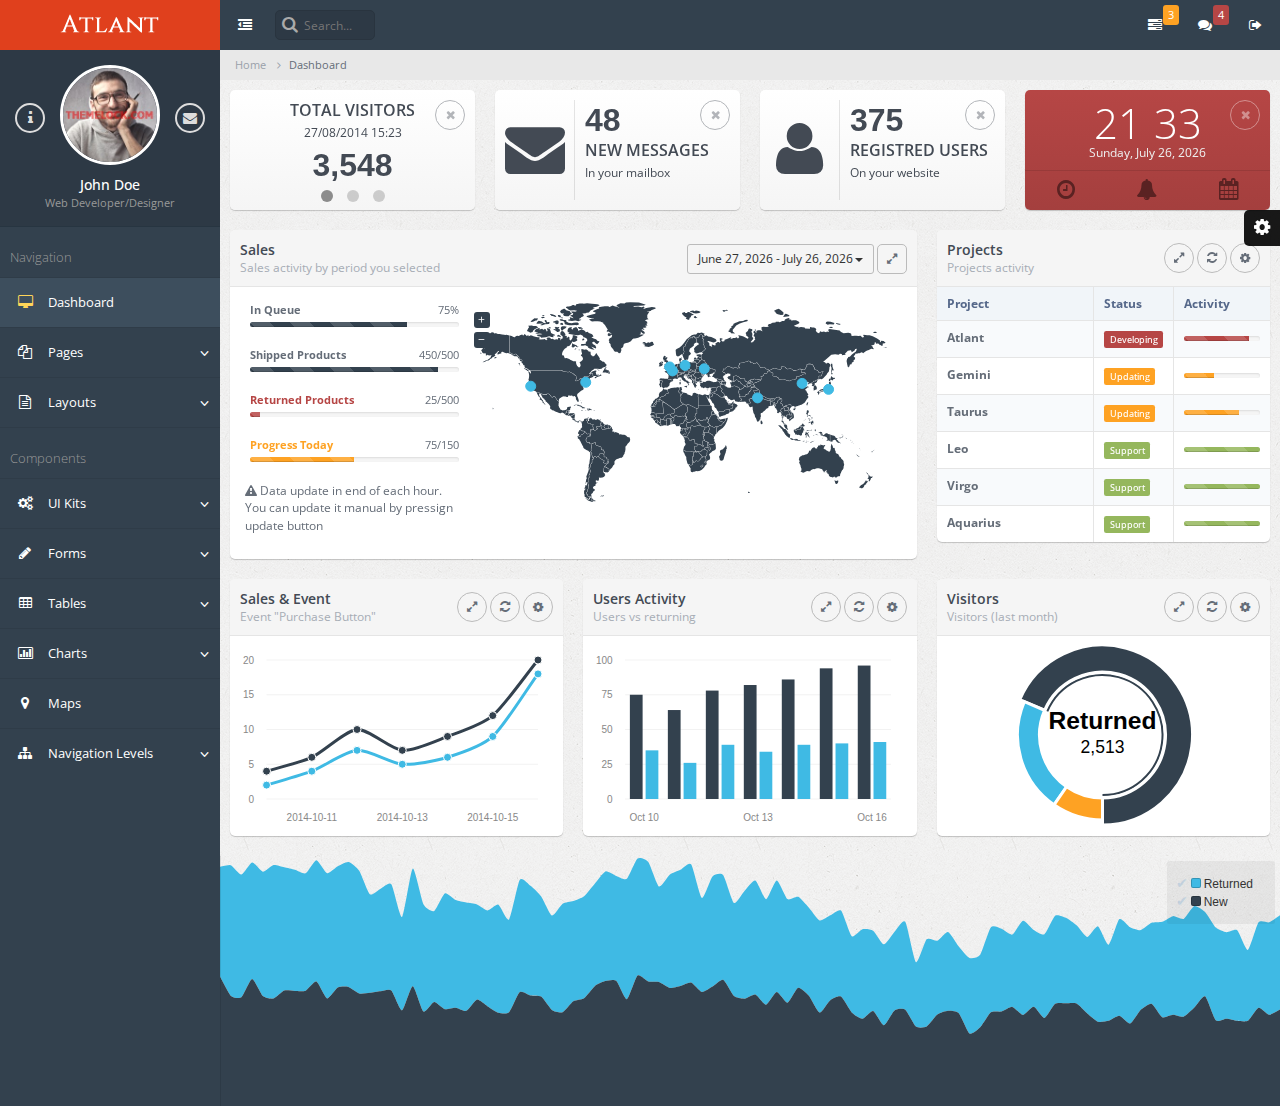
<file: admin/index.html>
<!DOCTYPE html>
<html lang="en">
    <head>        
        <!-- META SECTION -->
        <title>Atlant - Responsive Bootstrap Admin Template</title>            
        <meta http-equiv="Content-Type" content="text/html; charset=utf-8" />
        <meta http-equiv="X-UA-Compatible" content="IE=edge" />
        <meta name="viewport" content="width=device-width, initial-scale=1" />
        
        <link rel="icon" href="favicon.ico" type="image/x-icon" />
        <!-- END META SECTION -->
        
        <!-- CSS INCLUDE -->        
        <link rel="stylesheet" type="text/css" id="theme" href="css/theme-default.css"/>
        <!-- EOF CSS INCLUDE -->                                    
    </head>
    <body>
        <!-- START PAGE CONTAINER -->
        <div class="page-container">
            
            <!-- START PAGE SIDEBAR -->
            <div class="page-sidebar">
                <!-- START X-NAVIGATION -->
                <ul class="x-navigation">
                    <li class="xn-logo">
                        <a href="index.html">ATLANT</a>
                        <a href="#" class="x-navigation-control"></a>
                    </li>
                    <li class="xn-profile">
                        <a href="#" class="profile-mini">
                            <img src="assets/images/users/avatar.jpg" alt="John Doe"/>
                        </a>
                        <div class="profile">
                            <div class="profile-image">
                                <img src="assets/images/users/avatar.jpg" alt="John Doe"/>
                            </div>
                            <div class="profile-data">
                                <div class="profile-data-name">John Doe</div>
                                <div class="profile-data-title">Web Developer/Designer</div>
                            </div>
                            <div class="profile-controls">
                                <a href="pages-profile.html" class="profile-control-left"><span class="fa fa-info"></span></a>
                                <a href="pages-messages.html" class="profile-control-right"><span class="fa fa-envelope"></span></a>
                            </div>
                        </div>                                                                        
                    </li>
                    <li class="xn-title">Navigation</li>
                    <li class="active">
                        <a href="index.html"><span class="fa fa-desktop"></span> <span class="xn-text">Dashboard</span></a>                        
                    </li>                    
                    <li class="xn-openable">
                        <a href="#"><span class="fa fa-files-o"></span> <span class="xn-text">Pages</span></a>
                        <ul>
                            <li><a href="pages-gallery.html"><span class="fa fa-image"></span> Gallery</a></li>
                            <li><a href="pages-profile.html"><span class="fa fa-user"></span> Profile</a></li>
                            <li><a href="pages-address-book.html"><span class="fa fa-users"></span> Address Book</a></li>
                            <li class="xn-openable">
                                <a href="#"><span class="fa fa-clock-o"></span> Timeline</a>
                                <ul>
                                    <li><a href="pages-timeline.html"><span class="fa fa-align-center"></span> Default</a></li>
                                    <li><a href="pages-timeline-simple.html"><span class="fa fa-align-justify"></span> Full Width</a></li>
                                </ul>
                            </li>
                            <li class="xn-openable">
                                <a href="#"><span class="fa fa-envelope"></span> Mailbox</a>
                                <ul>
                                    <li><a href="pages-mailbox-inbox.html"><span class="fa fa-inbox"></span> Inbox</a></li>
                                    <li><a href="pages-mailbox-message.html"><span class="fa fa-file-text"></span> Message</a></li>
                                    <li><a href="pages-mailbox-compose.html"><span class="fa fa-pencil"></span> Compose</a></li>
                                </ul>
                            </li>
                            <li><a href="pages-messages.html"><span class="fa fa-comments"></span> Messages</a></li>
                            <li><a href="pages-calendar.html"><span class="fa fa-calendar"></span> Calendar</a></li>
                            <li><a href="pages-tasks.html"><span class="fa fa-edit"></span> Tasks</a></li>
                            <li><a href="pages-content-table.html"><span class="fa fa-columns"></span> Content Table</a></li>
                            <li><a href="pages-faq.html"><span class="fa fa-question-circle"></span> FAQ</a></li>
                            <li><a href="pages-search.html"><span class="fa fa-search"></span> Search</a></li>
                            <li class="xn-openable">
                                <a href="#"><span class="fa fa-file"></span> Blog</a>
                                
                                <ul>                                    
                                    <li><a href="pages-blog-list.html"><span class="fa fa-copy"></span> List of Posts</a></li>
                                    <li><a href="pages-blog-post.html"><span class="fa fa-file-o"></span>Single Post</a></li>
                                </ul>
                            </li>
                            <li class="xn-openable">
                                <a href="#"><span class="fa fa-sign-in"></span> Login</a>
                                <ul>                                    
                                    <li><a href="pages-login.html">App Login</a></li>
                                    <li><a href="pages-login-website.html">Website Login</a></li>
                                    <li><a href="pages-login-website-light.html"> Website Login Light</a></li>
                                </ul>
                            </li>
                            <li class="xn-openable">
                                <a href="#"><span class="fa fa-warning"></span> Error Pages</a>
                                <ul>                                    
                                    <li><a href="pages-error-404.html">Error 404 Sample 1</a></li>
                                    <li><a href="pages-error-404-2.html">Error 404 Sample 2</a></li>
                                    <li><a href="pages-error-500.html"> Error 500</a></li>
                                </ul>
                            </li>                            
                        </ul>
                    </li>
                    <li class="xn-openable">
                        <a href="#"><span class="fa fa-file-text-o"></span> <span class="xn-text">Layouts</span></a>
                        <ul>
                            <li><a href="layout-boxed.html">Boxed</a></li>
                            <li><a href="layout-nav-toggled.html">Navigation Toggled</a></li>
                            <li><a href="layout-nav-top.html">Navigation Top</a></li>
                            <li><a href="layout-nav-right.html">Navigation Right</a></li>
                            <li><a href="layout-nav-top-fixed.html">Top Navigation Fixed</a></li>                            
                            <li><a href="layout-nav-custom.html">Custom Navigation</a></li>
                            <li><a href="layout-frame-left.html">Frame Left Column</a></li>
                            <li><a href="layout-frame-right.html">Frame Right Column</a></li>
                            <li><a href="layout-search-left.html">Search Left Side</a></li>
                            <li><a href="blank.html">Blank Page</a></li>
                        </ul>
                    </li>
                    <li class="xn-title">Components</li>
                    <li class="xn-openable">
                        <a href="#"><span class="fa fa-cogs"></span> <span class="xn-text">UI Kits</span></a>                        
                        <ul>
                            <li><a href="ui-widgets.html"><span class="fa fa-heart"></span> Widgets</a></li>                            
                            <li><a href="ui-elements.html"><span class="fa fa-cogs"></span> Elements</a></li>
                            <li><a href="ui-buttons.html"><span class="fa fa-square-o"></span> Buttons</a></li>                            
                            <li><a href="ui-panels.html"><span class="fa fa-pencil-square-o"></span> Panels</a></li>
                            <li><a href="ui-icons.html"><span class="fa fa-magic"></span> Icons</a><div class="informer informer-warning">+679</div></li>
                            <li><a href="ui-typography.html"><span class="fa fa-pencil"></span> Typography</a></li>
                            <li><a href="ui-portlet.html"><span class="fa fa-th"></span> Portlet</a></li>
                            <li><a href="ui-sliders.html"><span class="fa fa-arrows-h"></span> Sliders</a></li>
                            <li><a href="ui-alerts-popups.html"><span class="fa fa-warning"></span> Alerts & Popups</a></li>                            
                            <li><a href="ui-lists.html"><span class="fa fa-list-ul"></span> Lists</a></li>
                            <li><a href="ui-tour.html"><span class="fa fa-random"></span> Tour</a></li>
                        </ul>
                    </li>                    
                    <li class="xn-openable">
                        <a href="#"><span class="fa fa-pencil"></span> <span class="xn-text">Forms</span></a>
                        <ul>
                            <li>
                                <a href="form-layouts-two-column.html"><span class="fa fa-tasks"></span> Form Layouts</a>
                                <div class="informer informer-danger">New</div>
                                <ul>
                                    <li><a href="form-layouts-one-column.html"><span class="fa fa-align-justify"></span> One Column</a></li>
                                    <li><a href="form-layouts-two-column.html"><span class="fa fa-th-large"></span> Two Column</a></li>
                                    <li><a href="form-layouts-tabbed.html"><span class="fa fa-table"></span> Tabbed</a></li>
                                    <li><a href="form-layouts-separated.html"><span class="fa fa-th-list"></span> Separated Rows</a></li>
                                </ul> 
                            </li>
                            <li><a href="form-elements.html"><span class="fa fa-file-text-o"></span> Elements</a></li>
                            <li><a href="form-validation.html"><span class="fa fa-list-alt"></span> Validation</a></li>
                            <li><a href="form-wizards.html"><span class="fa fa-arrow-right"></span> Wizards</a></li>
                            <li><a href="form-editors.html"><span class="fa fa-text-width"></span> WYSIWYG Editors</a></li>
                            <li><a href="form-file-handling.html"><span class="fa fa-floppy-o"></span> File Handling</a></li>
                        </ul>
                    </li>
                    <li class="xn-openable">
                        <a href="tables.html"><span class="fa fa-table"></span> <span class="xn-text">Tables</span></a>
                        <ul>                            
                            <li><a href="table-basic.html"><span class="fa fa-align-justify"></span> Basic</a></li>
                            <li><a href="table-datatables.html"><span class="fa fa-sort-alpha-desc"></span> Data Tables</a></li>
                            <li><a href="table-export.html"><span class="fa fa-download"></span> Export Tables</a></li>                            
                        </ul>
                    </li>
                    <li class="xn-openable">
                        <a href="#"><span class="fa fa-bar-chart-o"></span> <span class="xn-text">Charts</span></a>
                        <ul>
                            <li><a href="charts-morris.html"><span class="xn-text">Morris</span></a></li>
                            <li><a href="charts-nvd3.html"><span class="xn-text">NVD3</span></a></li>
                            <li><a href="charts-rickshaw.html"><span class="xn-text">Rickshaw</span></a></li>
                            <li><a href="charts-other.html"><span class="xn-text">Other</span></a></li>
                        </ul>
                    </li>                    
                    <li>
                        <a href="maps.html"><span class="fa fa-map-marker"></span> <span class="xn-text">Maps</span></a>
                    </li>                    
                    <li class="xn-openable">
                        <a href="#"><span class="fa fa-sitemap"></span> <span class="xn-text">Navigation Levels</span></a>
                        <ul>                            
                            <li class="xn-openable">
                                <a href="#">Second Level</a>
                                <ul>
                                    <li class="xn-openable">
                                        <a href="#">Third Level</a>
                                        <ul>
                                            <li class="xn-openable">
                                                <a href="#">Fourth Level</a>
                                                <ul>
                                                    <li><a href="#">Fifth Level</a></li>
                                                </ul>
                                            </li>
                                        </ul>
                                    </li>
                                </ul>
                            </li>                            
                        </ul>
                    </li>
                    
                </ul>
                <!-- END X-NAVIGATION -->
            </div>
            <!-- END PAGE SIDEBAR -->
            
            <!-- PAGE CONTENT -->
            <div class="page-content">
                
                <!-- START X-NAVIGATION VERTICAL -->
                <ul class="x-navigation x-navigation-horizontal x-navigation-panel">
                    <!-- TOGGLE NAVIGATION -->
                    <li class="xn-icon-button">
                        <a href="#" class="x-navigation-minimize"><span class="fa fa-dedent"></span></a>
                    </li>
                    <!-- END TOGGLE NAVIGATION -->
                    <!-- SEARCH -->
                    <li class="xn-search">
                        <form role="form">
                            <input type="text" name="search" placeholder="Search..."/>
                        </form>
                    </li>   
                    <!-- END SEARCH -->
                    <!-- SIGN OUT -->
                    <li class="xn-icon-button pull-right">
                        <a href="#" class="mb-control" data-box="#mb-signout"><span class="fa fa-sign-out"></span></a>                        
                    </li> 
                    <!-- END SIGN OUT -->
                    <!-- MESSAGES -->
                    <li class="xn-icon-button pull-right">
                        <a href="#"><span class="fa fa-comments"></span></a>
                        <div class="informer informer-danger">4</div>
                        <div class="panel panel-primary animated zoomIn xn-drop-left xn-panel-dragging">
                            <div class="panel-heading">
                                <h3 class="panel-title"><span class="fa fa-comments"></span> Messages</h3>                                
                                <div class="pull-right">
                                    <span class="label label-danger">4 new</span>
                                </div>
                            </div>
                            <div class="panel-body list-group list-group-contacts scroll" style="height: 200px;">
                                <a href="#" class="list-group-item">
                                    <div class="list-group-status status-online"></div>
                                    <img src="assets/images/users/user2.jpg" class="pull-left" alt="John Doe"/>
                                    <span class="contacts-title">John Doe</span>
                                    <p>Praesent placerat tellus id augue condimentum</p>
                                </a>
                                <a href="#" class="list-group-item">
                                    <div class="list-group-status status-away"></div>
                                    <img src="assets/images/users/user.jpg" class="pull-left" alt="Dmitry Ivaniuk"/>
                                    <span class="contacts-title">Dmitry Ivaniuk</span>
                                    <p>Donec risus sapien, sagittis et magna quis</p>
                                </a>
                                <a href="#" class="list-group-item">
                                    <div class="list-group-status status-away"></div>
                                    <img src="assets/images/users/user3.jpg" class="pull-left" alt="Nadia Ali"/>
                                    <span class="contacts-title">Nadia Ali</span>
                                    <p>Mauris vel eros ut nunc rhoncus cursus sed</p>
                                </a>
                                <a href="#" class="list-group-item">
                                    <div class="list-group-status status-offline"></div>
                                    <img src="assets/images/users/user6.jpg" class="pull-left" alt="Darth Vader"/>
                                    <span class="contacts-title">Darth Vader</span>
                                    <p>I want my money back!</p>
                                </a>
                            </div>     
                            <div class="panel-footer text-center">
                                <a href="pages-messages.html">Show all messages</a>
                            </div>                            
                        </div>                        
                    </li>
                    <!-- END MESSAGES -->
                    <!-- TASKS -->
                    <li class="xn-icon-button pull-right">
                        <a href="#"><span class="fa fa-tasks"></span></a>
                        <div class="informer informer-warning">3</div>
                        <div class="panel panel-primary animated zoomIn xn-drop-left xn-panel-dragging">
                            <div class="panel-heading">
                                <h3 class="panel-title"><span class="fa fa-tasks"></span> Tasks</h3>                                
                                <div class="pull-right">
                                    <span class="label label-warning">3 active</span>
                                </div>
                            </div>
                            <div class="panel-body list-group scroll" style="height: 200px;">                                
                                <a class="list-group-item" href="#">
                                    <strong>Phasellus augue arcu, elementum</strong>
                                    <div class="progress progress-small progress-striped active">
                                        <div class="progress-bar progress-bar-danger" role="progressbar" aria-valuenow="50" aria-valuemin="0" aria-valuemax="100" style="width: 50%;">50%</div>
                                    </div>
                                    <small class="text-muted">John Doe, 25 Sep 2014 / 50%</small>
                                </a>
                                <a class="list-group-item" href="#">
                                    <strong>Aenean ac cursus</strong>
                                    <div class="progress progress-small progress-striped active">
                                        <div class="progress-bar progress-bar-warning" role="progressbar" aria-valuenow="80" aria-valuemin="0" aria-valuemax="100" style="width: 80%;">80%</div>
                                    </div>
                                    <small class="text-muted">Dmitry Ivaniuk, 24 Sep 2014 / 80%</small>
                                </a>
                                <a class="list-group-item" href="#">
                                    <strong>Lorem ipsum dolor</strong>
                                    <div class="progress progress-small progress-striped active">
                                        <div class="progress-bar progress-bar-success" role="progressbar" aria-valuenow="95" aria-valuemin="0" aria-valuemax="100" style="width: 95%;">95%</div>
                                    </div>
                                    <small class="text-muted">John Doe, 23 Sep 2014 / 95%</small>
                                </a>
                                <a class="list-group-item" href="#">
                                    <strong>Cras suscipit ac quam at tincidunt.</strong>
                                    <div class="progress progress-small">
                                        <div class="progress-bar" role="progressbar" aria-valuenow="100" aria-valuemin="0" aria-valuemax="100" style="width: 100%;">100%</div>
                                    </div>
                                    <small class="text-muted">John Doe, 21 Sep 2014 /</small><small class="text-success"> Done</small>
                                </a>                                
                            </div>     
                            <div class="panel-footer text-center">
                                <a href="pages-tasks.html">Show all tasks</a>
                            </div>                            
                        </div>                        
                    </li>
                    <!-- END TASKS -->
                </ul>
                <!-- END X-NAVIGATION VERTICAL -->                     

                <!-- START BREADCRUMB -->
                <ul class="breadcrumb">
                    <li><a href="#">Home</a></li>                    
                    <li class="active">Dashboard</li>
                </ul>
                <!-- END BREADCRUMB -->                       
                
                <!-- PAGE CONTENT WRAPPER -->
                <div class="page-content-wrap">
                    
                    <!-- START WIDGETS -->                    
                    <div class="row">
                        <div class="col-md-3">
                            
                            <!-- START WIDGET SLIDER -->
                            <div class="widget widget-default widget-carousel">
                                <div class="owl-carousel" id="owl-example">
                                    <div>                                    
                                        <div class="widget-title">Total Visitors</div>                                                                        
                                        <div class="widget-subtitle">27/08/2014 15:23</div>
                                        <div class="widget-int">3,548</div>
                                    </div>
                                    <div>                                    
                                        <div class="widget-title">Returned</div>
                                        <div class="widget-subtitle">Visitors</div>
                                        <div class="widget-int">1,695</div>
                                    </div>
                                    <div>                                    
                                        <div class="widget-title">New</div>
                                        <div class="widget-subtitle">Visitors</div>
                                        <div class="widget-int">1,977</div>
                                    </div>
                                </div>                            
                                <div class="widget-controls">                                
                                    <a href="#" class="widget-control-right widget-remove" data-toggle="tooltip" data-placement="top" title="Remove Widget"><span class="fa fa-times"></span></a>
                                </div>                             
                            </div>         
                            <!-- END WIDGET SLIDER -->
                            
                        </div>
                        <div class="col-md-3">
                            
                            <!-- START WIDGET MESSAGES -->
                            <div class="widget widget-default widget-item-icon" onclick="location.href='pages-messages.html';">
                                <div class="widget-item-left">
                                    <span class="fa fa-envelope"></span>
                                </div>                             
                                <div class="widget-data">
                                    <div class="widget-int num-count">48</div>
                                    <div class="widget-title">New messages</div>
                                    <div class="widget-subtitle">In your mailbox</div>
                                </div>      
                                <div class="widget-controls">                                
                                    <a href="#" class="widget-control-right widget-remove" data-toggle="tooltip" data-placement="top" title="Remove Widget"><span class="fa fa-times"></span></a>
                                </div>
                            </div>                            
                            <!-- END WIDGET MESSAGES -->
                            
                        </div>
                        <div class="col-md-3">
                            
                            <!-- START WIDGET REGISTRED -->
                            <div class="widget widget-default widget-item-icon" onclick="location.href='pages-address-book.html';">
                                <div class="widget-item-left">
                                    <span class="fa fa-user"></span>
                                </div>
                                <div class="widget-data">
                                    <div class="widget-int num-count">375</div>
                                    <div class="widget-title">Registred users</div>
                                    <div class="widget-subtitle">On your website</div>
                                </div>
                                <div class="widget-controls">                                
                                    <a href="#" class="widget-control-right widget-remove" data-toggle="tooltip" data-placement="top" title="Remove Widget"><span class="fa fa-times"></span></a>
                                </div>                            
                            </div>                            
                            <!-- END WIDGET REGISTRED -->
                            
                        </div>
                        <div class="col-md-3">
                            
                            <!-- START WIDGET CLOCK -->
                            <div class="widget widget-danger widget-padding-sm">
                                <div class="widget-big-int plugin-clock">00:00</div>                            
                                <div class="widget-subtitle plugin-date">Loading...</div>
                                <div class="widget-controls">                                
                                    <a href="#" class="widget-control-right widget-remove" data-toggle="tooltip" data-placement="left" title="Remove Widget"><span class="fa fa-times"></span></a>
                                </div>                            
                                <div class="widget-buttons widget-c3">
                                    <div class="col">
                                        <a href="#"><span class="fa fa-clock-o"></span></a>
                                    </div>
                                    <div class="col">
                                        <a href="#"><span class="fa fa-bell"></span></a>
                                    </div>
                                    <div class="col">
                                        <a href="#"><span class="fa fa-calendar"></span></a>
                                    </div>
                                </div>                            
                            </div>                        
                            <!-- END WIDGET CLOCK -->
                            
                        </div>
                    </div>
                    <!-- END WIDGETS -->                    
                    
                    <div class="row">
                        <div class="col-md-8">
                            
                            <!-- START SALES BLOCK -->
                            <div class="panel panel-default">
                                <div class="panel-heading">
                                    <div class="panel-title-box">
                                        <h3>Sales</h3>
                                        <span>Sales activity by period you selected</span>
                                    </div>                                     
                                    <ul class="panel-controls panel-controls-title">                                        
                                        <li>
                                            <div id="reportrange" class="dtrange">                                            
                                                <span></span><b class="caret"></b>
                                            </div>                                     
                                        </li>                                
                                        <li><a href="#" class="panel-fullscreen rounded"><span class="fa fa-expand"></span></a></li>
                                    </ul>                                    
                                    
                                </div>
                                <div class="panel-body">                                    
                                    <div class="row stacked">
                                        <div class="col-md-4">                                            
                                            <div class="progress-list">                                               
                                                <div class="pull-left"><strong>In Queue</strong></div>
                                                <div class="pull-right">75%</div>                                                
                                                <div class="progress progress-small progress-striped active">
                                                    <div class="progress-bar progress-bar-primary" role="progressbar" aria-valuenow="50" aria-valuemin="0" aria-valuemax="100" style="width: 75%;">75%</div>
                                                </div>
                                            </div>
                                            <div class="progress-list">                                               
                                                <div class="pull-left"><strong>Shipped Products</strong></div>
                                                <div class="pull-right">450/500</div>                                                
                                                <div class="progress progress-small progress-striped active">
                                                    <div class="progress-bar progress-bar-primary" role="progressbar" aria-valuenow="50" aria-valuemin="0" aria-valuemax="100" style="width: 90%;">90%</div>
                                                </div>
                                            </div>
                                            <div class="progress-list">                                               
                                                <div class="pull-left"><strong class="text-danger">Returned Products</strong></div>
                                                <div class="pull-right">25/500</div>                                                
                                                <div class="progress progress-small progress-striped active">
                                                    <div class="progress-bar progress-bar-danger" role="progressbar" aria-valuenow="50" aria-valuemin="0" aria-valuemax="100" style="width: 5%;">5%</div>
                                                </div>
                                            </div>
                                            <div class="progress-list">                                               
                                                <div class="pull-left"><strong class="text-warning">Progress Today</strong></div>
                                                <div class="pull-right">75/150</div>                                                
                                                <div class="progress progress-small progress-striped active">
                                                    <div class="progress-bar progress-bar-warning" role="progressbar" aria-valuenow="50" aria-valuemin="0" aria-valuemax="100" style="width: 50%;">50%</div>
                                                </div>
                                            </div>
                                            <p><span class="fa fa-warning"></span> Data update in end of each hour. You can update it manual by pressign update button</p>
                                        </div>
                                        <div class="col-md-8">
                                            <div id="dashboard-map-seles" style="width: 100%; height: 200px"></div>
                                        </div>
                                    </div>                                    
                                </div>
                            </div>
                            <!-- END SALES BLOCK -->
                            
                        </div>
                        <div class="col-md-4">
                            
                            <!-- START PROJECTS BLOCK -->
                            <div class="panel panel-default">
                                <div class="panel-heading">
                                    <div class="panel-title-box">
                                        <h3>Projects</h3>
                                        <span>Projects activity</span>
                                    </div>                                    
                                    <ul class="panel-controls" style="margin-top: 2px;">
                                        <li><a href="#" class="panel-fullscreen"><span class="fa fa-expand"></span></a></li>
                                        <li><a href="#" class="panel-refresh"><span class="fa fa-refresh"></span></a></li>
                                        <li class="dropdown">
                                            <a href="#" class="dropdown-toggle" data-toggle="dropdown"><span class="fa fa-cog"></span></a>                                        
                                            <ul class="dropdown-menu">
                                                <li><a href="#" class="panel-collapse"><span class="fa fa-angle-down"></span> Collapse</a></li>
                                                <li><a href="#" class="panel-remove"><span class="fa fa-times"></span> Remove</a></li>
                                            </ul>                                        
                                        </li>                                        
                                    </ul>
                                </div>
                                <div class="panel-body panel-body-table">
                                    
                                    <div class="table-responsive">
                                        <table class="table table-bordered table-striped">
                                            <thead>
                                                <tr>
                                                    <th width="50%">Project</th>
                                                    <th width="20%">Status</th>
                                                    <th width="30%">Activity</th>
                                                </tr>
                                            </thead>
                                            <tbody>
                                                <tr>
                                                    <td><strong>Atlant</strong></td>
                                                    <td><span class="label label-danger">Developing</span></td>
                                                    <td>
                                                        <div class="progress progress-small progress-striped active">
                                                            <div class="progress-bar progress-bar-danger" role="progressbar" aria-valuenow="50" aria-valuemin="0" aria-valuemax="100" style="width: 85%;">85%</div>
                                                        </div>
                                                    </td>
                                                </tr>
                                                <tr>
                                                    <td><strong>Gemini</strong></td>
                                                    <td><span class="label label-warning">Updating</span></td>
                                                    <td>
                                                        <div class="progress progress-small progress-striped active">
                                                            <div class="progress-bar progress-bar-warning" role="progressbar" aria-valuenow="50" aria-valuemin="0" aria-valuemax="100" style="width: 40%;">40%</div>
                                                        </div>
                                                    </td>
                                                </tr>                                                
                                                <tr>
                                                    <td><strong>Taurus</strong></td>
                                                    <td><span class="label label-warning">Updating</span></td>
                                                    <td>
                                                        <div class="progress progress-small progress-striped active">
                                                            <div class="progress-bar progress-bar-warning" role="progressbar" aria-valuenow="50" aria-valuemin="0" aria-valuemax="100" style="width: 72%;">72%</div>
                                                        </div>
                                                    </td>
                                                </tr>
                                                <tr>
                                                    <td><strong>Leo</strong></td>
                                                    <td><span class="label label-success">Support</span></td>
                                                    <td>
                                                        <div class="progress progress-small progress-striped active">
                                                            <div class="progress-bar progress-bar-success" role="progressbar" aria-valuenow="50" aria-valuemin="0" aria-valuemax="100" style="width: 100%;">100%</div>
                                                        </div>
                                                    </td>
                                                </tr>
                                                <tr>
                                                    <td><strong>Virgo</strong></td>
                                                    <td><span class="label label-success">Support</span></td>
                                                    <td>
                                                        <div class="progress progress-small progress-striped active">
                                                            <div class="progress-bar progress-bar-success" role="progressbar" aria-valuenow="50" aria-valuemin="0" aria-valuemax="100" style="width: 100%;">100%</div>
                                                        </div>
                                                    </td>
                                                </tr>                                                
                                                <tr>
                                                    <td><strong>Aquarius</strong></td>
                                                    <td><span class="label label-success">Support</span></td>
                                                    <td>
                                                        <div class="progress progress-small progress-striped active">
                                                            <div class="progress-bar progress-bar-success" role="progressbar" aria-valuenow="50" aria-valuemin="0" aria-valuemax="100" style="width: 100%;">100%</div>
                                                        </div>
                                                    </td>
                                                </tr>
                                            </tbody>
                                        </table>
                                    </div>
                                    
                                </div>
                            </div>
                            <!-- END PROJECTS BLOCK -->
                            
                        </div>
                    </div>
                    
                    <div class="row">
                        <div class="col-md-4">
                            
                            <!-- START SALES & EVENTS BLOCK -->
                            <div class="panel panel-default">
                                <div class="panel-heading">
                                    <div class="panel-title-box">
                                        <h3>Sales & Event</h3>
                                        <span>Event "Purchase Button"</span>
                                    </div>
                                    <ul class="panel-controls" style="margin-top: 2px;">
                                        <li><a href="#" class="panel-fullscreen"><span class="fa fa-expand"></span></a></li>
                                        <li><a href="#" class="panel-refresh"><span class="fa fa-refresh"></span></a></li>
                                        <li class="dropdown">
                                            <a href="#" class="dropdown-toggle" data-toggle="dropdown"><span class="fa fa-cog"></span></a>                                        
                                            <ul class="dropdown-menu">
                                                <li><a href="#" class="panel-collapse"><span class="fa fa-angle-down"></span> Collapse</a></li>
                                                <li><a href="#" class="panel-remove"><span class="fa fa-times"></span> Remove</a></li>
                                            </ul>                                        
                                        </li>                                        
                                    </ul>
                                </div>
                                <div class="panel-body padding-0">
                                    <div class="chart-holder" id="dashboard-line-1" style="height: 200px;"></div>
                                </div>
                            </div>
                            <!-- END SALES & EVENTS BLOCK -->
                            
                        </div>
                        <div class="col-md-4">
                            
                            <!-- START USERS ACTIVITY BLOCK -->
                            <div class="panel panel-default">
                                <div class="panel-heading">
                                    <div class="panel-title-box">
                                        <h3>Users Activity</h3>
                                        <span>Users vs returning</span>
                                    </div>                                    
                                    <ul class="panel-controls" style="margin-top: 2px;">
                                        <li><a href="#" class="panel-fullscreen"><span class="fa fa-expand"></span></a></li>
                                        <li><a href="#" class="panel-refresh"><span class="fa fa-refresh"></span></a></li>
                                        <li class="dropdown">
                                            <a href="#" class="dropdown-toggle" data-toggle="dropdown"><span class="fa fa-cog"></span></a>                                        
                                            <ul class="dropdown-menu">
                                                <li><a href="#" class="panel-collapse"><span class="fa fa-angle-down"></span> Collapse</a></li>
                                                <li><a href="#" class="panel-remove"><span class="fa fa-times"></span> Remove</a></li>
                                            </ul>                                        
                                        </li>                                        
                                    </ul>                                    
                                </div>                                
                                <div class="panel-body padding-0">
                                    <div class="chart-holder" id="dashboard-bar-1" style="height: 200px;"></div>
                                </div>                                    
                            </div>
                            <!-- END USERS ACTIVITY BLOCK -->
                            
                        </div>
                        <div class="col-md-4">
                            
                            <!-- START VISITORS BLOCK -->
                            <div class="panel panel-default">
                                <div class="panel-heading">
                                    <div class="panel-title-box">
                                        <h3>Visitors</h3>
                                        <span>Visitors (last month)</span>
                                    </div>
                                    <ul class="panel-controls" style="margin-top: 2px;">
                                        <li><a href="#" class="panel-fullscreen"><span class="fa fa-expand"></span></a></li>
                                        <li><a href="#" class="panel-refresh"><span class="fa fa-refresh"></span></a></li>
                                        <li class="dropdown">
                                            <a href="#" class="dropdown-toggle" data-toggle="dropdown"><span class="fa fa-cog"></span></a>                                        
                                            <ul class="dropdown-menu">
                                                <li><a href="#" class="panel-collapse"><span class="fa fa-angle-down"></span> Collapse</a></li>
                                                <li><a href="#" class="panel-remove"><span class="fa fa-times"></span> Remove</a></li>
                                            </ul>                                        
                                        </li>                                        
                                    </ul>
                                </div>
                                <div class="panel-body padding-0">
                                    <div class="chart-holder" id="dashboard-donut-1" style="height: 200px;"></div>
                                </div>
                            </div>
                            <!-- END VISITORS BLOCK -->
                            
                        </div>
                    </div>
                    
                    <!-- START DASHBOARD CHART -->
                    <div class="block-full-width">
                        <div id="dashboard-chart" style="height: 250px; width: 100%; float: left;"></div>
                        <div class="chart-legend">
                            <div id="dashboard-legend"></div>
                        </div>                                                
                    </div>                    
                    <!-- END DASHBOARD CHART -->
                    
                </div>
                <!-- END PAGE CONTENT WRAPPER -->                                
            </div>            
            <!-- END PAGE CONTENT -->
        </div>
        <!-- END PAGE CONTAINER -->

        <!-- MESSAGE BOX-->
        <div class="message-box animated fadeIn" data-sound="alert" id="mb-signout">
            <div class="mb-container">
                <div class="mb-middle">
                    <div class="mb-title"><span class="fa fa-sign-out"></span> Log <strong>Out</strong> ?</div>
                    <div class="mb-content">
                        <p>Are you sure you want to log out?</p>                    
                        <p>Press No if youwant to continue work. Press Yes to logout current user.</p>
                    </div>
                    <div class="mb-footer">
                        <div class="pull-right">
                            <a href="pages-login.html" class="btn btn-success btn-lg">Yes</a>
                            <button class="btn btn-default btn-lg mb-control-close">No</button>
                        </div>
                    </div>
                </div>
            </div>
        </div>
        <!-- END MESSAGE BOX-->

        <!-- START PRELOADS -->
        <audio id="audio-alert" src="audio/alert.mp3" preload="auto"></audio>
        <audio id="audio-fail" src="audio/fail.mp3" preload="auto"></audio>
        <!-- END PRELOADS -->                  
        
    <!-- START SCRIPTS -->
        <!-- START PLUGINS -->
        <script type="text/javascript" src="js/plugins/jquery/jquery.min.js"></script>
        <script type="text/javascript" src="js/plugins/jquery/jquery-ui.min.js"></script>
        <script type="text/javascript" src="js/plugins/bootstrap/bootstrap.min.js"></script>        
        <!-- END PLUGINS -->

        <!-- START THIS PAGE PLUGINS-->        
        <script type='text/javascript' src='js/plugins/icheck/icheck.min.js'></script>        
        <script type="text/javascript" src="js/plugins/mcustomscrollbar/jquery.mCustomScrollbar.min.js"></script>
        <script type="text/javascript" src="js/plugins/scrolltotop/scrolltopcontrol.js"></script>
        
        <script type="text/javascript" src="js/plugins/morris/raphael-min.js"></script>
        <script type="text/javascript" src="js/plugins/morris/morris.min.js"></script>       
        <script type="text/javascript" src="js/plugins/rickshaw/d3.v3.js"></script>
        <script type="text/javascript" src="js/plugins/rickshaw/rickshaw.min.js"></script>
        <script type='text/javascript' src='js/plugins/jvectormap/jquery-jvectormap-1.2.2.min.js'></script>
        <script type='text/javascript' src='js/plugins/jvectormap/jquery-jvectormap-world-mill-en.js'></script>                
        <script type='text/javascript' src='js/plugins/bootstrap/bootstrap-datepicker.js'></script>                
        <script type="text/javascript" src="js/plugins/owl/owl.carousel.min.js"></script>                 
        
        <script type="text/javascript" src="js/plugins/moment.min.js"></script>
        <script type="text/javascript" src="js/plugins/daterangepicker/daterangepicker.js"></script>
        <!-- END THIS PAGE PLUGINS-->        

        <!-- START TEMPLATE -->
        <script type="text/javascript" src="js/settings.js"></script>
        
        <script type="text/javascript" src="js/plugins.js"></script>        
        <script type="text/javascript" src="js/actions.js"></script>
        
        <script type="text/javascript" src="js/demo_dashboard.js"></script>
        <!-- END TEMPLATE -->
    <!-- END SCRIPTS -->         
    </body>
</html>
</file>
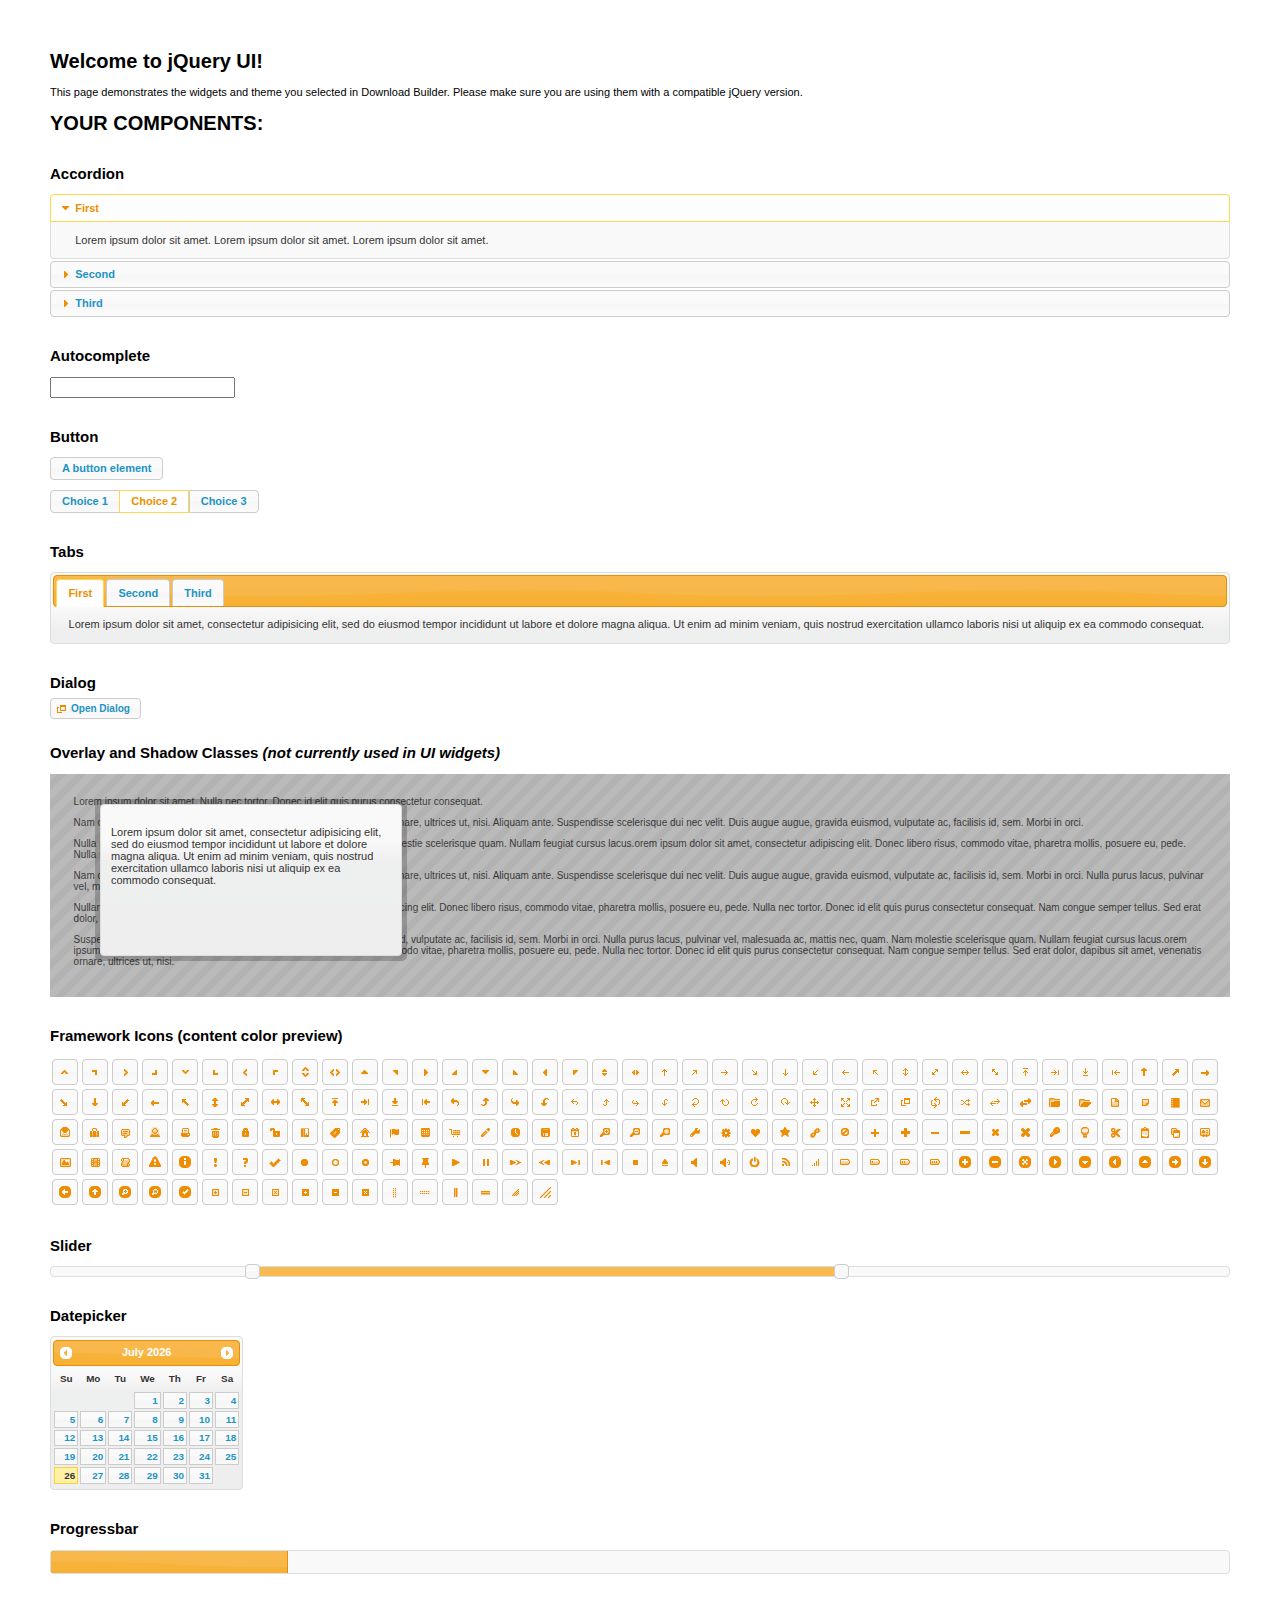
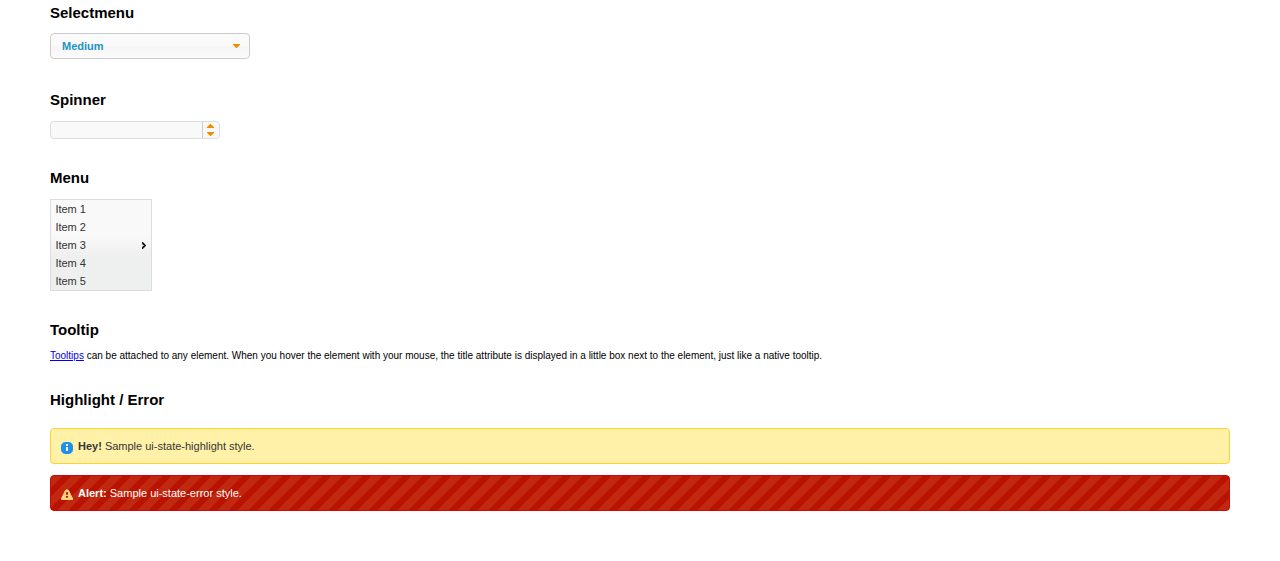
<file: landing/assets/plugins/jquery-ui/index.html>
<!doctype html>
<html lang="us">
<head>
	<meta charset="utf-8">
	<title>jQuery UI Example Page</title>
	<link href="jquery-ui.css" rel="stylesheet">
	<style>
	body{
		font: 62.5% "Trebuchet MS", sans-serif;
		margin: 50px;
	}
	.demoHeaders {
		margin-top: 2em;
	}
	#dialog-link {
		padding: .4em 1em .4em 20px;
		text-decoration: none;
		position: relative;
	}
	#dialog-link span.ui-icon {
		margin: 0 5px 0 0;
		position: absolute;
		left: .2em;
		top: 50%;
		margin-top: -8px;
	}
	#icons {
		margin: 0;
		padding: 0;
	}
	#icons li {
		margin: 2px;
		position: relative;
		padding: 4px 0;
		cursor: pointer;
		float: left;
		list-style: none;
	}
	#icons span.ui-icon {
		float: left;
		margin: 0 4px;
	}
	.fakewindowcontain .ui-widget-overlay {
		position: absolute;
	}
	select {
		width: 200px;
	}
	</style>
</head>
<body>

<h1>Welcome to jQuery UI!</h1>

<div class="ui-widget">
	<p>This page demonstrates the widgets and theme you selected in Download Builder. Please make sure you are using them with a compatible jQuery version.</p>
</div>

<h1>YOUR COMPONENTS:</h1>


<!-- Accordion -->
<h2 class="demoHeaders">Accordion</h2>
<div id="accordion">
	<h3>First</h3>
	<div>Lorem ipsum dolor sit amet. Lorem ipsum dolor sit amet. Lorem ipsum dolor sit amet.</div>
	<h3>Second</h3>
	<div>Phasellus mattis tincidunt nibh.</div>
	<h3>Third</h3>
	<div>Nam dui erat, auctor a, dignissim quis.</div>
</div>



<!-- Autocomplete -->
<h2 class="demoHeaders">Autocomplete</h2>
<div>
	<input id="autocomplete" title="type &quot;a&quot;">
</div>



<!-- Button -->
<h2 class="demoHeaders">Button</h2>
<button id="button">A button element</button>
<form style="margin-top: 1em;">
	<div id="radioset">
		<input type="radio" id="radio1" name="radio"><label for="radio1">Choice 1</label>
		<input type="radio" id="radio2" name="radio" checked="checked"><label for="radio2">Choice 2</label>
		<input type="radio" id="radio3" name="radio"><label for="radio3">Choice 3</label>
	</div>
</form>



<!-- Tabs -->
<h2 class="demoHeaders">Tabs</h2>
<div id="tabs">
	<ul>
		<li><a href="#tabs-1">First</a></li>
		<li><a href="#tabs-2">Second</a></li>
		<li><a href="#tabs-3">Third</a></li>
	</ul>
	<div id="tabs-1">Lorem ipsum dolor sit amet, consectetur adipisicing elit, sed do eiusmod tempor incididunt ut labore et dolore magna aliqua. Ut enim ad minim veniam, quis nostrud exercitation ullamco laboris nisi ut aliquip ex ea commodo consequat.</div>
	<div id="tabs-2">Phasellus mattis tincidunt nibh. Cras orci urna, blandit id, pretium vel, aliquet ornare, felis. Maecenas scelerisque sem non nisl. Fusce sed lorem in enim dictum bibendum.</div>
	<div id="tabs-3">Nam dui erat, auctor a, dignissim quis, sollicitudin eu, felis. Pellentesque nisi urna, interdum eget, sagittis et, consequat vestibulum, lacus. Mauris porttitor ullamcorper augue.</div>
</div>



<!-- Dialog NOTE: Dialog is not generated by UI in this demo so it can be visually styled in themeroller-->
<h2 class="demoHeaders">Dialog</h2>
<p><a href="#" id="dialog-link" class="ui-state-default ui-corner-all"><span class="ui-icon ui-icon-newwin"></span>Open Dialog</a></p>

<h2 class="demoHeaders">Overlay and Shadow Classes <em>(not currently used in UI widgets)</em></h2>
<div style="position: relative; width: 96%; height: 200px; padding:1% 2%; overflow:hidden;" class="fakewindowcontain">
	<p>Lorem ipsum dolor sit amet,  Nulla nec tortor. Donec id elit quis purus consectetur consequat. </p><p>Nam congue semper tellus. Sed erat dolor, dapibus sit amet, venenatis ornare, ultrices ut, nisi. Aliquam ante. Suspendisse scelerisque dui nec velit. Duis augue augue, gravida euismod, vulputate ac, facilisis id, sem. Morbi in orci. </p><p>Nulla purus lacus, pulvinar vel, malesuada ac, mattis nec, quam. Nam molestie scelerisque quam. Nullam feugiat cursus lacus.orem ipsum dolor sit amet, consectetur adipiscing elit. Donec libero risus, commodo vitae, pharetra mollis, posuere eu, pede. Nulla nec tortor. Donec id elit quis purus consectetur consequat. </p><p>Nam congue semper tellus. Sed erat dolor, dapibus sit amet, venenatis ornare, ultrices ut, nisi. Aliquam ante. Suspendisse scelerisque dui nec velit. Duis augue augue, gravida euismod, vulputate ac, facilisis id, sem. Morbi in orci. Nulla purus lacus, pulvinar vel, malesuada ac, mattis nec, quam. Nam molestie scelerisque quam. </p><p>Nullam feugiat cursus lacus.orem ipsum dolor sit amet, consectetur adipiscing elit. Donec libero risus, commodo vitae, pharetra mollis, posuere eu, pede. Nulla nec tortor. Donec id elit quis purus consectetur consequat. Nam congue semper tellus. Sed erat dolor, dapibus sit amet, venenatis ornare, ultrices ut, nisi. Aliquam ante. </p><p>Suspendisse scelerisque dui nec velit. Duis augue augue, gravida euismod, vulputate ac, facilisis id, sem. Morbi in orci. Nulla purus lacus, pulvinar vel, malesuada ac, mattis nec, quam. Nam molestie scelerisque quam. Nullam feugiat cursus lacus.orem ipsum dolor sit amet, consectetur adipiscing elit. Donec libero risus, commodo vitae, pharetra mollis, posuere eu, pede. Nulla nec tortor. Donec id elit quis purus consectetur consequat. Nam congue semper tellus. Sed erat dolor, dapibus sit amet, venenatis ornare, ultrices ut, nisi. </p>

	<!-- ui-dialog -->
	<div class="ui-overlay"><div class="ui-widget-overlay"></div><div class="ui-widget-shadow ui-corner-all" style="width: 302px; height: 152px; position: absolute; left: 50px; top: 30px;"></div></div>
	<div style="position: absolute; width: 280px; height: 130px;left: 50px; top: 30px; padding: 10px;" class="ui-widget ui-widget-content ui-corner-all">
		<div class="ui-dialog-content ui-widget-content" style="background: none; border: 0;">
			<p>Lorem ipsum dolor sit amet, consectetur adipisicing elit, sed do eiusmod tempor incididunt ut labore et dolore magna aliqua. Ut enim ad minim veniam, quis nostrud exercitation ullamco laboris nisi ut aliquip ex ea commodo consequat.</p>
		</div>
	</div>

</div>

<!-- ui-dialog -->
<div id="dialog" title="Dialog Title">
	<p>Lorem ipsum dolor sit amet, consectetur adipisicing elit, sed do eiusmod tempor incididunt ut labore et dolore magna aliqua. Ut enim ad minim veniam, quis nostrud exercitation ullamco laboris nisi ut aliquip ex ea commodo consequat.</p>
</div>



<h2 class="demoHeaders">Framework Icons (content color preview)</h2>
<ul id="icons" class="ui-widget ui-helper-clearfix">
	<li class="ui-state-default ui-corner-all" title=".ui-icon-carat-1-n"><span class="ui-icon ui-icon-carat-1-n"></span></li>
	<li class="ui-state-default ui-corner-all" title=".ui-icon-carat-1-ne"><span class="ui-icon ui-icon-carat-1-ne"></span></li>
	<li class="ui-state-default ui-corner-all" title=".ui-icon-carat-1-e"><span class="ui-icon ui-icon-carat-1-e"></span></li>
	<li class="ui-state-default ui-corner-all" title=".ui-icon-carat-1-se"><span class="ui-icon ui-icon-carat-1-se"></span></li>
	<li class="ui-state-default ui-corner-all" title=".ui-icon-carat-1-s"><span class="ui-icon ui-icon-carat-1-s"></span></li>
	<li class="ui-state-default ui-corner-all" title=".ui-icon-carat-1-sw"><span class="ui-icon ui-icon-carat-1-sw"></span></li>
	<li class="ui-state-default ui-corner-all" title=".ui-icon-carat-1-w"><span class="ui-icon ui-icon-carat-1-w"></span></li>
	<li class="ui-state-default ui-corner-all" title=".ui-icon-carat-1-nw"><span class="ui-icon ui-icon-carat-1-nw"></span></li>
	<li class="ui-state-default ui-corner-all" title=".ui-icon-carat-2-n-s"><span class="ui-icon ui-icon-carat-2-n-s"></span></li>
	<li class="ui-state-default ui-corner-all" title=".ui-icon-carat-2-e-w"><span class="ui-icon ui-icon-carat-2-e-w"></span></li>
	<li class="ui-state-default ui-corner-all" title=".ui-icon-triangle-1-n"><span class="ui-icon ui-icon-triangle-1-n"></span></li>
	<li class="ui-state-default ui-corner-all" title=".ui-icon-triangle-1-ne"><span class="ui-icon ui-icon-triangle-1-ne"></span></li>
	<li class="ui-state-default ui-corner-all" title=".ui-icon-triangle-1-e"><span class="ui-icon ui-icon-triangle-1-e"></span></li>
	<li class="ui-state-default ui-corner-all" title=".ui-icon-triangle-1-se"><span class="ui-icon ui-icon-triangle-1-se"></span></li>
	<li class="ui-state-default ui-corner-all" title=".ui-icon-triangle-1-s"><span class="ui-icon ui-icon-triangle-1-s"></span></li>
	<li class="ui-state-default ui-corner-all" title=".ui-icon-triangle-1-sw"><span class="ui-icon ui-icon-triangle-1-sw"></span></li>
	<li class="ui-state-default ui-corner-all" title=".ui-icon-triangle-1-w"><span class="ui-icon ui-icon-triangle-1-w"></span></li>
	<li class="ui-state-default ui-corner-all" title=".ui-icon-triangle-1-nw"><span class="ui-icon ui-icon-triangle-1-nw"></span></li>
	<li class="ui-state-default ui-corner-all" title=".ui-icon-triangle-2-n-s"><span class="ui-icon ui-icon-triangle-2-n-s"></span></li>
	<li class="ui-state-default ui-corner-all" title=".ui-icon-triangle-2-e-w"><span class="ui-icon ui-icon-triangle-2-e-w"></span></li>
	<li class="ui-state-default ui-corner-all" title=".ui-icon-arrow-1-n"><span class="ui-icon ui-icon-arrow-1-n"></span></li>
	<li class="ui-state-default ui-corner-all" title=".ui-icon-arrow-1-ne"><span class="ui-icon ui-icon-arrow-1-ne"></span></li>
	<li class="ui-state-default ui-corner-all" title=".ui-icon-arrow-1-e"><span class="ui-icon ui-icon-arrow-1-e"></span></li>
	<li class="ui-state-default ui-corner-all" title=".ui-icon-arrow-1-se"><span class="ui-icon ui-icon-arrow-1-se"></span></li>
	<li class="ui-state-default ui-corner-all" title=".ui-icon-arrow-1-s"><span class="ui-icon ui-icon-arrow-1-s"></span></li>
	<li class="ui-state-default ui-corner-all" title=".ui-icon-arrow-1-sw"><span class="ui-icon ui-icon-arrow-1-sw"></span></li>
	<li class="ui-state-default ui-corner-all" title=".ui-icon-arrow-1-w"><span class="ui-icon ui-icon-arrow-1-w"></span></li>
	<li class="ui-state-default ui-corner-all" title=".ui-icon-arrow-1-nw"><span class="ui-icon ui-icon-arrow-1-nw"></span></li>
	<li class="ui-state-default ui-corner-all" title=".ui-icon-arrow-2-n-s"><span class="ui-icon ui-icon-arrow-2-n-s"></span></li>
	<li class="ui-state-default ui-corner-all" title=".ui-icon-arrow-2-ne-sw"><span class="ui-icon ui-icon-arrow-2-ne-sw"></span></li>
	<li class="ui-state-default ui-corner-all" title=".ui-icon-arrow-2-e-w"><span class="ui-icon ui-icon-arrow-2-e-w"></span></li>
	<li class="ui-state-default ui-corner-all" title=".ui-icon-arrow-2-se-nw"><span class="ui-icon ui-icon-arrow-2-se-nw"></span></li>
	<li class="ui-state-default ui-corner-all" title=".ui-icon-arrowstop-1-n"><span class="ui-icon ui-icon-arrowstop-1-n"></span></li>
	<li class="ui-state-default ui-corner-all" title=".ui-icon-arrowstop-1-e"><span class="ui-icon ui-icon-arrowstop-1-e"></span></li>
	<li class="ui-state-default ui-corner-all" title=".ui-icon-arrowstop-1-s"><span class="ui-icon ui-icon-arrowstop-1-s"></span></li>
	<li class="ui-state-default ui-corner-all" title=".ui-icon-arrowstop-1-w"><span class="ui-icon ui-icon-arrowstop-1-w"></span></li>
	<li class="ui-state-default ui-corner-all" title=".ui-icon-arrowthick-1-n"><span class="ui-icon ui-icon-arrowthick-1-n"></span></li>
	<li class="ui-state-default ui-corner-all" title=".ui-icon-arrowthick-1-ne"><span class="ui-icon ui-icon-arrowthick-1-ne"></span></li>
	<li class="ui-state-default ui-corner-all" title=".ui-icon-arrowthick-1-e"><span class="ui-icon ui-icon-arrowthick-1-e"></span></li>
	<li class="ui-state-default ui-corner-all" title=".ui-icon-arrowthick-1-se"><span class="ui-icon ui-icon-arrowthick-1-se"></span></li>
	<li class="ui-state-default ui-corner-all" title=".ui-icon-arrowthick-1-s"><span class="ui-icon ui-icon-arrowthick-1-s"></span></li>
	<li class="ui-state-default ui-corner-all" title=".ui-icon-arrowthick-1-sw"><span class="ui-icon ui-icon-arrowthick-1-sw"></span></li>
	<li class="ui-state-default ui-corner-all" title=".ui-icon-arrowthick-1-w"><span class="ui-icon ui-icon-arrowthick-1-w"></span></li>
	<li class="ui-state-default ui-corner-all" title=".ui-icon-arrowthick-1-nw"><span class="ui-icon ui-icon-arrowthick-1-nw"></span></li>
	<li class="ui-state-default ui-corner-all" title=".ui-icon-arrowthick-2-n-s"><span class="ui-icon ui-icon-arrowthick-2-n-s"></span></li>
	<li class="ui-state-default ui-corner-all" title=".ui-icon-arrowthick-2-ne-sw"><span class="ui-icon ui-icon-arrowthick-2-ne-sw"></span></li>
	<li class="ui-state-default ui-corner-all" title=".ui-icon-arrowthick-2-e-w"><span class="ui-icon ui-icon-arrowthick-2-e-w"></span></li>
	<li class="ui-state-default ui-corner-all" title=".ui-icon-arrowthick-2-se-nw"><span class="ui-icon ui-icon-arrowthick-2-se-nw"></span></li>
	<li class="ui-state-default ui-corner-all" title=".ui-icon-arrowthickstop-1-n"><span class="ui-icon ui-icon-arrowthickstop-1-n"></span></li>
	<li class="ui-state-default ui-corner-all" title=".ui-icon-arrowthickstop-1-e"><span class="ui-icon ui-icon-arrowthickstop-1-e"></span></li>
	<li class="ui-state-default ui-corner-all" title=".ui-icon-arrowthickstop-1-s"><span class="ui-icon ui-icon-arrowthickstop-1-s"></span></li>
	<li class="ui-state-default ui-corner-all" title=".ui-icon-arrowthickstop-1-w"><span class="ui-icon ui-icon-arrowthickstop-1-w"></span></li>
	<li class="ui-state-default ui-corner-all" title=".ui-icon-arrowreturnthick-1-w"><span class="ui-icon ui-icon-arrowreturnthick-1-w"></span></li>
	<li class="ui-state-default ui-corner-all" title=".ui-icon-arrowreturnthick-1-n"><span class="ui-icon ui-icon-arrowreturnthick-1-n"></span></li>
	<li class="ui-state-default ui-corner-all" title=".ui-icon-arrowreturnthick-1-e"><span class="ui-icon ui-icon-arrowreturnthick-1-e"></span></li>
	<li class="ui-state-default ui-corner-all" title=".ui-icon-arrowreturnthick-1-s"><span class="ui-icon ui-icon-arrowreturnthick-1-s"></span></li>
	<li class="ui-state-default ui-corner-all" title=".ui-icon-arrowreturn-1-w"><span class="ui-icon ui-icon-arrowreturn-1-w"></span></li>
	<li class="ui-state-default ui-corner-all" title=".ui-icon-arrowreturn-1-n"><span class="ui-icon ui-icon-arrowreturn-1-n"></span></li>
	<li class="ui-state-default ui-corner-all" title=".ui-icon-arrowreturn-1-e"><span class="ui-icon ui-icon-arrowreturn-1-e"></span></li>
	<li class="ui-state-default ui-corner-all" title=".ui-icon-arrowreturn-1-s"><span class="ui-icon ui-icon-arrowreturn-1-s"></span></li>
	<li class="ui-state-default ui-corner-all" title=".ui-icon-arrowrefresh-1-w"><span class="ui-icon ui-icon-arrowrefresh-1-w"></span></li>
	<li class="ui-state-default ui-corner-all" title=".ui-icon-arrowrefresh-1-n"><span class="ui-icon ui-icon-arrowrefresh-1-n"></span></li>
	<li class="ui-state-default ui-corner-all" title=".ui-icon-arrowrefresh-1-e"><span class="ui-icon ui-icon-arrowrefresh-1-e"></span></li>
	<li class="ui-state-default ui-corner-all" title=".ui-icon-arrowrefresh-1-s"><span class="ui-icon ui-icon-arrowrefresh-1-s"></span></li>
	<li class="ui-state-default ui-corner-all" title=".ui-icon-arrow-4"><span class="ui-icon ui-icon-arrow-4"></span></li>
	<li class="ui-state-default ui-corner-all" title=".ui-icon-arrow-4-diag"><span class="ui-icon ui-icon-arrow-4-diag"></span></li>
	<li class="ui-state-default ui-corner-all" title=".ui-icon-extlink"><span class="ui-icon ui-icon-extlink"></span></li>
	<li class="ui-state-default ui-corner-all" title=".ui-icon-newwin"><span class="ui-icon ui-icon-newwin"></span></li>
	<li class="ui-state-default ui-corner-all" title=".ui-icon-refresh"><span class="ui-icon ui-icon-refresh"></span></li>
	<li class="ui-state-default ui-corner-all" title=".ui-icon-shuffle"><span class="ui-icon ui-icon-shuffle"></span></li>
	<li class="ui-state-default ui-corner-all" title=".ui-icon-transfer-e-w"><span class="ui-icon ui-icon-transfer-e-w"></span></li>
	<li class="ui-state-default ui-corner-all" title=".ui-icon-transferthick-e-w"><span class="ui-icon ui-icon-transferthick-e-w"></span></li>
	<li class="ui-state-default ui-corner-all" title=".ui-icon-folder-collapsed"><span class="ui-icon ui-icon-folder-collapsed"></span></li>
	<li class="ui-state-default ui-corner-all" title=".ui-icon-folder-open"><span class="ui-icon ui-icon-folder-open"></span></li>
	<li class="ui-state-default ui-corner-all" title=".ui-icon-document"><span class="ui-icon ui-icon-document"></span></li>
	<li class="ui-state-default ui-corner-all" title=".ui-icon-document-b"><span class="ui-icon ui-icon-document-b"></span></li>
	<li class="ui-state-default ui-corner-all" title=".ui-icon-note"><span class="ui-icon ui-icon-note"></span></li>
	<li class="ui-state-default ui-corner-all" title=".ui-icon-mail-closed"><span class="ui-icon ui-icon-mail-closed"></span></li>
	<li class="ui-state-default ui-corner-all" title=".ui-icon-mail-open"><span class="ui-icon ui-icon-mail-open"></span></li>
	<li class="ui-state-default ui-corner-all" title=".ui-icon-suitcase"><span class="ui-icon ui-icon-suitcase"></span></li>
	<li class="ui-state-default ui-corner-all" title=".ui-icon-comment"><span class="ui-icon ui-icon-comment"></span></li>
	<li class="ui-state-default ui-corner-all" title=".ui-icon-person"><span class="ui-icon ui-icon-person"></span></li>
	<li class="ui-state-default ui-corner-all" title=".ui-icon-print"><span class="ui-icon ui-icon-print"></span></li>
	<li class="ui-state-default ui-corner-all" title=".ui-icon-trash"><span class="ui-icon ui-icon-trash"></span></li>
	<li class="ui-state-default ui-corner-all" title=".ui-icon-locked"><span class="ui-icon ui-icon-locked"></span></li>
	<li class="ui-state-default ui-corner-all" title=".ui-icon-unlocked"><span class="ui-icon ui-icon-unlocked"></span></li>
	<li class="ui-state-default ui-corner-all" title=".ui-icon-bookmark"><span class="ui-icon ui-icon-bookmark"></span></li>
	<li class="ui-state-default ui-corner-all" title=".ui-icon-tag"><span class="ui-icon ui-icon-tag"></span></li>
	<li class="ui-state-default ui-corner-all" title=".ui-icon-home"><span class="ui-icon ui-icon-home"></span></li>
	<li class="ui-state-default ui-corner-all" title=".ui-icon-flag"><span class="ui-icon ui-icon-flag"></span></li>
	<li class="ui-state-default ui-corner-all" title=".ui-icon-calculator"><span class="ui-icon ui-icon-calculator"></span></li>
	<li class="ui-state-default ui-corner-all" title=".ui-icon-cart"><span class="ui-icon ui-icon-cart"></span></li>
	<li class="ui-state-default ui-corner-all" title=".ui-icon-pencil"><span class="ui-icon ui-icon-pencil"></span></li>
	<li class="ui-state-default ui-corner-all" title=".ui-icon-clock"><span class="ui-icon ui-icon-clock"></span></li>
	<li class="ui-state-default ui-corner-all" title=".ui-icon-disk"><span class="ui-icon ui-icon-disk"></span></li>
	<li class="ui-state-default ui-corner-all" title=".ui-icon-calendar"><span class="ui-icon ui-icon-calendar"></span></li>
	<li class="ui-state-default ui-corner-all" title=".ui-icon-zoomin"><span class="ui-icon ui-icon-zoomin"></span></li>
	<li class="ui-state-default ui-corner-all" title=".ui-icon-zoomout"><span class="ui-icon ui-icon-zoomout"></span></li>
	<li class="ui-state-default ui-corner-all" title=".ui-icon-search"><span class="ui-icon ui-icon-search"></span></li>
	<li class="ui-state-default ui-corner-all" title=".ui-icon-wrench"><span class="ui-icon ui-icon-wrench"></span></li>
	<li class="ui-state-default ui-corner-all" title=".ui-icon-gear"><span class="ui-icon ui-icon-gear"></span></li>
	<li class="ui-state-default ui-corner-all" title=".ui-icon-heart"><span class="ui-icon ui-icon-heart"></span></li>
	<li class="ui-state-default ui-corner-all" title=".ui-icon-star"><span class="ui-icon ui-icon-star"></span></li>
	<li class="ui-state-default ui-corner-all" title=".ui-icon-link"><span class="ui-icon ui-icon-link"></span></li>
	<li class="ui-state-default ui-corner-all" title=".ui-icon-cancel"><span class="ui-icon ui-icon-cancel"></span></li>
	<li class="ui-state-default ui-corner-all" title=".ui-icon-plus"><span class="ui-icon ui-icon-plus"></span></li>
	<li class="ui-state-default ui-corner-all" title=".ui-icon-plusthick"><span class="ui-icon ui-icon-plusthick"></span></li>
	<li class="ui-state-default ui-corner-all" title=".ui-icon-minus"><span class="ui-icon ui-icon-minus"></span></li>
	<li class="ui-state-default ui-corner-all" title=".ui-icon-minusthick"><span class="ui-icon ui-icon-minusthick"></span></li>
	<li class="ui-state-default ui-corner-all" title=".ui-icon-close"><span class="ui-icon ui-icon-close"></span></li>
	<li class="ui-state-default ui-corner-all" title=".ui-icon-closethick"><span class="ui-icon ui-icon-closethick"></span></li>
	<li class="ui-state-default ui-corner-all" title=".ui-icon-key"><span class="ui-icon ui-icon-key"></span></li>
	<li class="ui-state-default ui-corner-all" title=".ui-icon-lightbulb"><span class="ui-icon ui-icon-lightbulb"></span></li>
	<li class="ui-state-default ui-corner-all" title=".ui-icon-scissors"><span class="ui-icon ui-icon-scissors"></span></li>
	<li class="ui-state-default ui-corner-all" title=".ui-icon-clipboard"><span class="ui-icon ui-icon-clipboard"></span></li>
	<li class="ui-state-default ui-corner-all" title=".ui-icon-copy"><span class="ui-icon ui-icon-copy"></span></li>
	<li class="ui-state-default ui-corner-all" title=".ui-icon-contact"><span class="ui-icon ui-icon-contact"></span></li>
	<li class="ui-state-default ui-corner-all" title=".ui-icon-image"><span class="ui-icon ui-icon-image"></span></li>
	<li class="ui-state-default ui-corner-all" title=".ui-icon-video"><span class="ui-icon ui-icon-video"></span></li>
	<li class="ui-state-default ui-corner-all" title=".ui-icon-script"><span class="ui-icon ui-icon-script"></span></li>
	<li class="ui-state-default ui-corner-all" title=".ui-icon-alert"><span class="ui-icon ui-icon-alert"></span></li>
	<li class="ui-state-default ui-corner-all" title=".ui-icon-info"><span class="ui-icon ui-icon-info"></span></li>
	<li class="ui-state-default ui-corner-all" title=".ui-icon-notice"><span class="ui-icon ui-icon-notice"></span></li>
	<li class="ui-state-default ui-corner-all" title=".ui-icon-help"><span class="ui-icon ui-icon-help"></span></li>
	<li class="ui-state-default ui-corner-all" title=".ui-icon-check"><span class="ui-icon ui-icon-check"></span></li>
	<li class="ui-state-default ui-corner-all" title=".ui-icon-bullet"><span class="ui-icon ui-icon-bullet"></span></li>
	<li class="ui-state-default ui-corner-all" title=".ui-icon-radio-off"><span class="ui-icon ui-icon-radio-off"></span></li>
	<li class="ui-state-default ui-corner-all" title=".ui-icon-radio-on"><span class="ui-icon ui-icon-radio-on"></span></li>
	<li class="ui-state-default ui-corner-all" title=".ui-icon-pin-w"><span class="ui-icon ui-icon-pin-w"></span></li>
	<li class="ui-state-default ui-corner-all" title=".ui-icon-pin-s"><span class="ui-icon ui-icon-pin-s"></span></li>
	<li class="ui-state-default ui-corner-all" title=".ui-icon-play"><span class="ui-icon ui-icon-play"></span></li>
	<li class="ui-state-default ui-corner-all" title=".ui-icon-pause"><span class="ui-icon ui-icon-pause"></span></li>
	<li class="ui-state-default ui-corner-all" title=".ui-icon-seek-next"><span class="ui-icon ui-icon-seek-next"></span></li>
	<li class="ui-state-default ui-corner-all" title=".ui-icon-seek-prev"><span class="ui-icon ui-icon-seek-prev"></span></li>
	<li class="ui-state-default ui-corner-all" title=".ui-icon-seek-end"><span class="ui-icon ui-icon-seek-end"></span></li>
	<li class="ui-state-default ui-corner-all" title=".ui-icon-seek-first"><span class="ui-icon ui-icon-seek-first"></span></li>
	<li class="ui-state-default ui-corner-all" title=".ui-icon-stop"><span class="ui-icon ui-icon-stop"></span></li>
	<li class="ui-state-default ui-corner-all" title=".ui-icon-eject"><span class="ui-icon ui-icon-eject"></span></li>
	<li class="ui-state-default ui-corner-all" title=".ui-icon-volume-off"><span class="ui-icon ui-icon-volume-off"></span></li>
	<li class="ui-state-default ui-corner-all" title=".ui-icon-volume-on"><span class="ui-icon ui-icon-volume-on"></span></li>
	<li class="ui-state-default ui-corner-all" title=".ui-icon-power"><span class="ui-icon ui-icon-power"></span></li>
	<li class="ui-state-default ui-corner-all" title=".ui-icon-signal-diag"><span class="ui-icon ui-icon-signal-diag"></span></li>
	<li class="ui-state-default ui-corner-all" title=".ui-icon-signal"><span class="ui-icon ui-icon-signal"></span></li>
	<li class="ui-state-default ui-corner-all" title=".ui-icon-battery-0"><span class="ui-icon ui-icon-battery-0"></span></li>
	<li class="ui-state-default ui-corner-all" title=".ui-icon-battery-1"><span class="ui-icon ui-icon-battery-1"></span></li>
	<li class="ui-state-default ui-corner-all" title=".ui-icon-battery-2"><span class="ui-icon ui-icon-battery-2"></span></li>
	<li class="ui-state-default ui-corner-all" title=".ui-icon-battery-3"><span class="ui-icon ui-icon-battery-3"></span></li>
	<li class="ui-state-default ui-corner-all" title=".ui-icon-circle-plus"><span class="ui-icon ui-icon-circle-plus"></span></li>
	<li class="ui-state-default ui-corner-all" title=".ui-icon-circle-minus"><span class="ui-icon ui-icon-circle-minus"></span></li>
	<li class="ui-state-default ui-corner-all" title=".ui-icon-circle-close"><span class="ui-icon ui-icon-circle-close"></span></li>
	<li class="ui-state-default ui-corner-all" title=".ui-icon-circle-triangle-e"><span class="ui-icon ui-icon-circle-triangle-e"></span></li>
	<li class="ui-state-default ui-corner-all" title=".ui-icon-circle-triangle-s"><span class="ui-icon ui-icon-circle-triangle-s"></span></li>
	<li class="ui-state-default ui-corner-all" title=".ui-icon-circle-triangle-w"><span class="ui-icon ui-icon-circle-triangle-w"></span></li>
	<li class="ui-state-default ui-corner-all" title=".ui-icon-circle-triangle-n"><span class="ui-icon ui-icon-circle-triangle-n"></span></li>
	<li class="ui-state-default ui-corner-all" title=".ui-icon-circle-arrow-e"><span class="ui-icon ui-icon-circle-arrow-e"></span></li>
	<li class="ui-state-default ui-corner-all" title=".ui-icon-circle-arrow-s"><span class="ui-icon ui-icon-circle-arrow-s"></span></li>
	<li class="ui-state-default ui-corner-all" title=".ui-icon-circle-arrow-w"><span class="ui-icon ui-icon-circle-arrow-w"></span></li>
	<li class="ui-state-default ui-corner-all" title=".ui-icon-circle-arrow-n"><span class="ui-icon ui-icon-circle-arrow-n"></span></li>
	<li class="ui-state-default ui-corner-all" title=".ui-icon-circle-zoomin"><span class="ui-icon ui-icon-circle-zoomin"></span></li>
	<li class="ui-state-default ui-corner-all" title=".ui-icon-circle-zoomout"><span class="ui-icon ui-icon-circle-zoomout"></span></li>
	<li class="ui-state-default ui-corner-all" title=".ui-icon-circle-check"><span class="ui-icon ui-icon-circle-check"></span></li>
	<li class="ui-state-default ui-corner-all" title=".ui-icon-circlesmall-plus"><span class="ui-icon ui-icon-circlesmall-plus"></span></li>
	<li class="ui-state-default ui-corner-all" title=".ui-icon-circlesmall-minus"><span class="ui-icon ui-icon-circlesmall-minus"></span></li>
	<li class="ui-state-default ui-corner-all" title=".ui-icon-circlesmall-close"><span class="ui-icon ui-icon-circlesmall-close"></span></li>
	<li class="ui-state-default ui-corner-all" title=".ui-icon-squaresmall-plus"><span class="ui-icon ui-icon-squaresmall-plus"></span></li>
	<li class="ui-state-default ui-corner-all" title=".ui-icon-squaresmall-minus"><span class="ui-icon ui-icon-squaresmall-minus"></span></li>
	<li class="ui-state-default ui-corner-all" title=".ui-icon-squaresmall-close"><span class="ui-icon ui-icon-squaresmall-close"></span></li>
	<li class="ui-state-default ui-corner-all" title=".ui-icon-grip-dotted-vertical"><span class="ui-icon ui-icon-grip-dotted-vertical"></span></li>
	<li class="ui-state-default ui-corner-all" title=".ui-icon-grip-dotted-horizontal"><span class="ui-icon ui-icon-grip-dotted-horizontal"></span></li>
	<li class="ui-state-default ui-corner-all" title=".ui-icon-grip-solid-vertical"><span class="ui-icon ui-icon-grip-solid-vertical"></span></li>
	<li class="ui-state-default ui-corner-all" title=".ui-icon-grip-solid-horizontal"><span class="ui-icon ui-icon-grip-solid-horizontal"></span></li>
	<li class="ui-state-default ui-corner-all" title=".ui-icon-gripsmall-diagonal-se"><span class="ui-icon ui-icon-gripsmall-diagonal-se"></span></li>
	<li class="ui-state-default ui-corner-all" title=".ui-icon-grip-diagonal-se"><span class="ui-icon ui-icon-grip-diagonal-se"></span></li>
</ul>


<!-- Slider -->
<h2 class="demoHeaders">Slider</h2>
<div id="slider"></div>



<!-- Datepicker -->
<h2 class="demoHeaders">Datepicker</h2>
<div id="datepicker"></div>



<!-- Progressbar -->
<h2 class="demoHeaders">Progressbar</h2>
<div id="progressbar"></div>



<!-- Progressbar -->
<h2 class="demoHeaders">Selectmenu</h2>
<select id="selectmenu">
	<option>Slower</option>
	<option>Slow</option>
	<option selected="selected">Medium</option>
	<option>Fast</option>
	<option>Faster</option>
</select>



<!-- Spinner -->
<h2 class="demoHeaders">Spinner</h2>
<input id="spinner">



<!-- Menu -->
<h2 class="demoHeaders">Menu</h2>
<ul style="width:100px;" id="menu">
	<li>Item 1</li>
	<li>Item 2</li>
	<li>Item 3
		<ul>
			<li>Item 3-1</li>
			<li>Item 3-2</li>
			<li>Item 3-3</li>
			<li>Item 3-4</li>
			<li>Item 3-5</li>
		</ul>
	</li>
	<li>Item 4</li>
	<li>Item 5</li>
</ul>



<!-- Tooltip -->
<h2 class="demoHeaders">Tooltip</h2>
<p id="tooltip">
	<a href="#" title="That&apos;s what this widget is">Tooltips</a> can be attached to any element. When you hover
the element with your mouse, the title attribute is displayed in a little box next to the element, just like a native tooltip.
</p>


<!-- Highlight / Error -->
<h2 class="demoHeaders">Highlight / Error</h2>
<div class="ui-widget">
	<div class="ui-state-highlight ui-corner-all" style="margin-top: 20px; padding: 0 .7em;">
		<p><span class="ui-icon ui-icon-info" style="float: left; margin-right: .3em;"></span>
		<strong>Hey!</strong> Sample ui-state-highlight style.</p>
	</div>
</div>
<br>
<div class="ui-widget">
	<div class="ui-state-error ui-corner-all" style="padding: 0 .7em;">
		<p><span class="ui-icon ui-icon-alert" style="float: left; margin-right: .3em;"></span>
		<strong>Alert:</strong> Sample ui-state-error style.</p>
	</div>
</div>

<script src="external/jquery/jquery.js"></script>
<script src="jquery-ui.js"></script>
<script>

$( "#accordion" ).accordion();



var availableTags = [
	"ActionScript",
	"AppleScript",
	"Asp",
	"BASIC",
	"C",
	"C++",
	"Clojure",
	"COBOL",
	"ColdFusion",
	"Erlang",
	"Fortran",
	"Groovy",
	"Haskell",
	"Java",
	"JavaScript",
	"Lisp",
	"Perl",
	"PHP",
	"Python",
	"Ruby",
	"Scala",
	"Scheme"
];
$( "#autocomplete" ).autocomplete({
	source: availableTags
});



$( "#button" ).button();
$( "#radioset" ).buttonset();



$( "#tabs" ).tabs();



$( "#dialog" ).dialog({
	autoOpen: false,
	width: 400,
	buttons: [
		{
			text: "Ok",
			click: function() {
				$( this ).dialog( "close" );
			}
		},
		{
			text: "Cancel",
			click: function() {
				$( this ).dialog( "close" );
			}
		}
	]
});

// Link to open the dialog
$( "#dialog-link" ).click(function( event ) {
	$( "#dialog" ).dialog( "open" );
	event.preventDefault();
});



$( "#datepicker" ).datepicker({
	inline: true
});



$( "#slider" ).slider({
	range: true,
	values: [ 17, 67 ]
});



$( "#progressbar" ).progressbar({
	value: 20
});



$( "#spinner" ).spinner();



$( "#menu" ).menu();



$( "#tooltip" ).tooltip();



$( "#selectmenu" ).selectmenu();


// Hover states on the static widgets
$( "#dialog-link, #icons li" ).hover(
	function() {
		$( this ).addClass( "ui-state-hover" );
	},
	function() {
		$( this ).removeClass( "ui-state-hover" );
	}
);
</script>
</body>
</html>
</file>
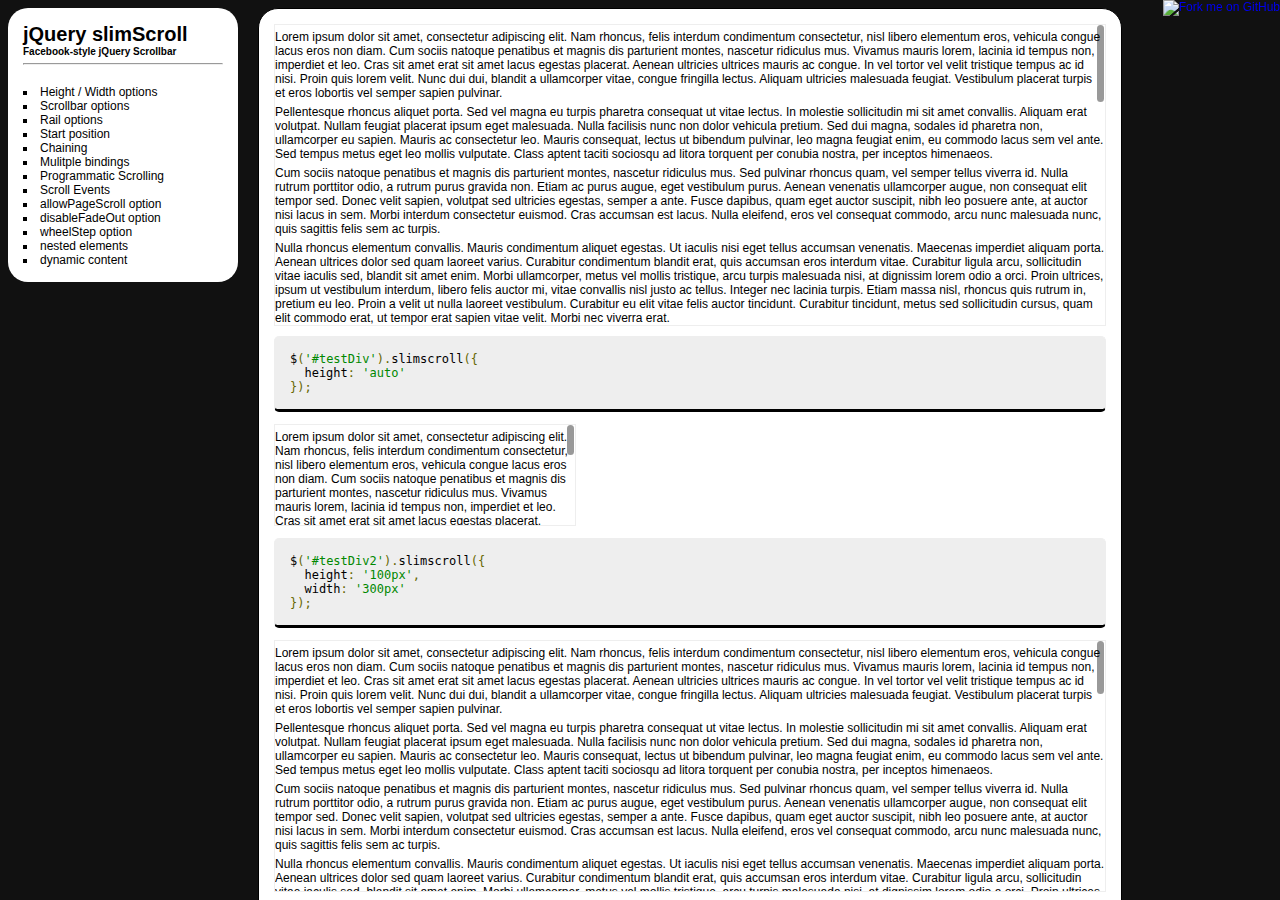
<file: landing/assets/plugins/jquery-slimscroll/examples/index.html>
<!DOCTYPE html PUBLIC "-//W3C//DTD XHTML 1.0 Frameset//EN" "http://www.w3.org/TR/xhtml1/DTD/xhtml1-frameset.dtd">
<html>
    <head>
    </head>
    <frameset framespacing="0" cols="250,*" frameborder="0" noresize>
        <frame name="nav" src="navigation.html" target="top">
        <frame name="main" src="height-width.html" target="main">
    </frameset>
</html>
</file>
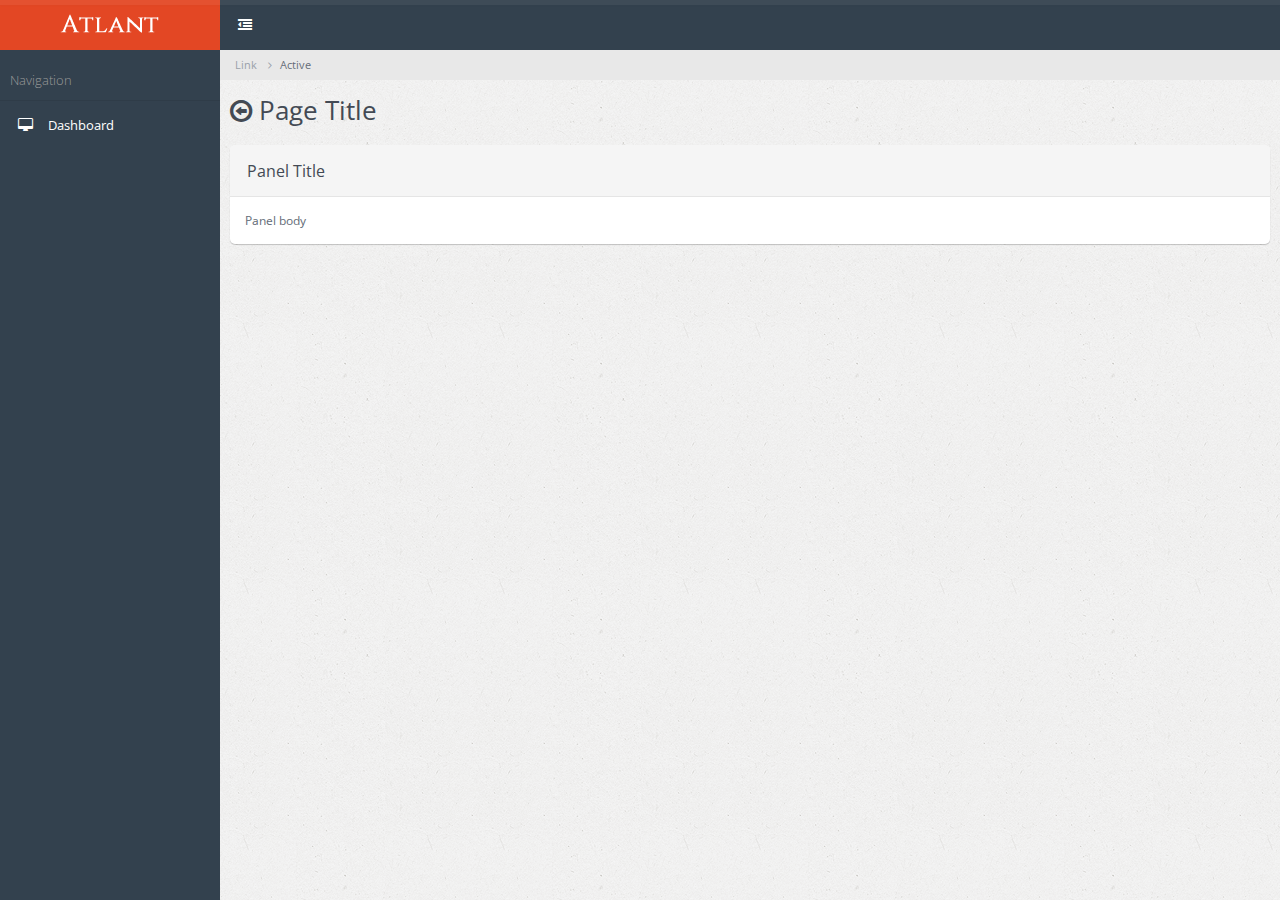
<file: admin/blank.html>
<!DOCTYPE html>
<html lang="en">
    <head>        
        <!-- META SECTION -->
        <title>TITLE</title>            
        <meta http-equiv="Content-Type" content="text/html; charset=utf-8" />
        <meta http-equiv="X-UA-Compatible" content="IE=edge" />
        <meta name="viewport" content="width=device-width, initial-scale=1" />
        
        <link rel="icon" href="favicon.ico" type="image/x-icon" />
        <!-- END META SECTION -->
        
        <!-- CSS INCLUDE -->        
        <link rel="stylesheet" type="text/css" id="theme" href="css/theme-default.css"/>
        <!-- EOF CSS INCLUDE -->
    </head>
    <body>
        <!-- START PAGE CONTAINER -->
        <div class="page-container">
            
            <!-- START PAGE SIDEBAR -->
            <div class="page-sidebar">
                <!-- START X-NAVIGATION -->
                <ul class="x-navigation">
                    <li class="xn-logo">
                        <a href="index.html">ATLANT</a>
                        <a href="#" class="x-navigation-control"></a>
                    </li>                                                                      
                    <li class="xn-title">Navigation</li>
                    <li>
                        <a href="index.html"><span class="fa fa-desktop"></span> <span class="xn-text">Dashboard</span></a>
                    </li>                                        
                </ul>
                <!-- END X-NAVIGATION -->
            </div>
            <!-- END PAGE SIDEBAR -->
            
            <!-- PAGE CONTENT -->
            <div class="page-content">
                
                <!-- START X-NAVIGATION VERTICAL -->
                <ul class="x-navigation x-navigation-horizontal x-navigation-panel">
                    <!-- TOGGLE NAVIGATION -->
                    <li class="xn-icon-button">
                        <a href="#" class="x-navigation-minimize"><span class="fa fa-dedent"></span></a>
                    </li>
                    <!-- END TOGGLE NAVIGATION -->                    
                </ul>
                <!-- END X-NAVIGATION VERTICAL -->                     
                
                <!-- START BREADCRUMB -->
                <ul class="breadcrumb">
                    <li><a href="#">Link</a></li>                    
                    <li class="active">Active</li>
                </ul>
                <!-- END BREADCRUMB -->                
                
                <div class="page-title">                    
                    <h2><span class="fa fa-arrow-circle-o-left"></span> Page Title</h2>
                </div>                   
                
                <!-- PAGE CONTENT WRAPPER -->
                <div class="page-content-wrap">
                
                    <div class="row">
                        <div class="col-md-12">

                            <div class="panel panel-default">
                                <div class="panel-heading">
                                    <h3 class="panel-title">Panel Title</h3>
                                </div>
                                <div class="panel-body">
                                    Panel body
                                </div>
                            </div>

                        </div>
                    </div>
                
                </div>
                <!-- END PAGE CONTENT WRAPPER -->                
            </div>            
            <!-- END PAGE CONTENT -->
        </div>
        <!-- END PAGE CONTAINER -->

        <!-- MESSAGE BOX-->
        <div class="message-box animated fadeIn" data-sound="alert" id="mb-signout">
            <div class="mb-container">
                <div class="mb-middle">
                    <div class="mb-title"><span class="fa fa-sign-out"></span> Log <strong>Out</strong> ?</div>
                    <div class="mb-content">
                        <p>Are you sure you want to log out?</p>                    
                        <p>Press No if youwant to continue work. Press Yes to logout current user.</p>
                    </div>
                    <div class="mb-footer">
                        <div class="pull-right">
                            <a href="pages-login.html" class="btn btn-success btn-lg">Yes</a>
                            <button class="btn btn-default btn-lg mb-control-close">No</button>
                        </div>
                    </div>
                </div>
            </div>
        </div>
        <!-- END MESSAGE BOX-->

        <!-- START PRELOADS -->
        <audio id="audio-alert" src="audio/alert.mp3" preload="auto"></audio>
        <audio id="audio-fail" src="audio/fail.mp3" preload="auto"></audio>
        <!-- END PRELOADS -->                 
        
    <!-- START SCRIPTS -->
        <!-- START PLUGINS -->
        <script type="text/javascript" src="js/plugins/jquery/jquery.min.js"></script>
        <script type="text/javascript" src="js/plugins/jquery/jquery-ui.min.js"></script>
        <script type="text/javascript" src="js/plugins/bootstrap/bootstrap.min.js"></script>        
        <!-- END PLUGINS -->

        <!-- THIS PAGE PLUGINS -->

        <!-- END PAGE PLUGINS -->         

        <!-- START TEMPLATE -->
        <script type="text/javascript" src="js/plugins.js"></script>        
        <script type="text/javascript" src="js/actions.js"></script>        
        <!-- END TEMPLATE -->
    <!-- END SCRIPTS -->         
    </body>
</html>
</file>
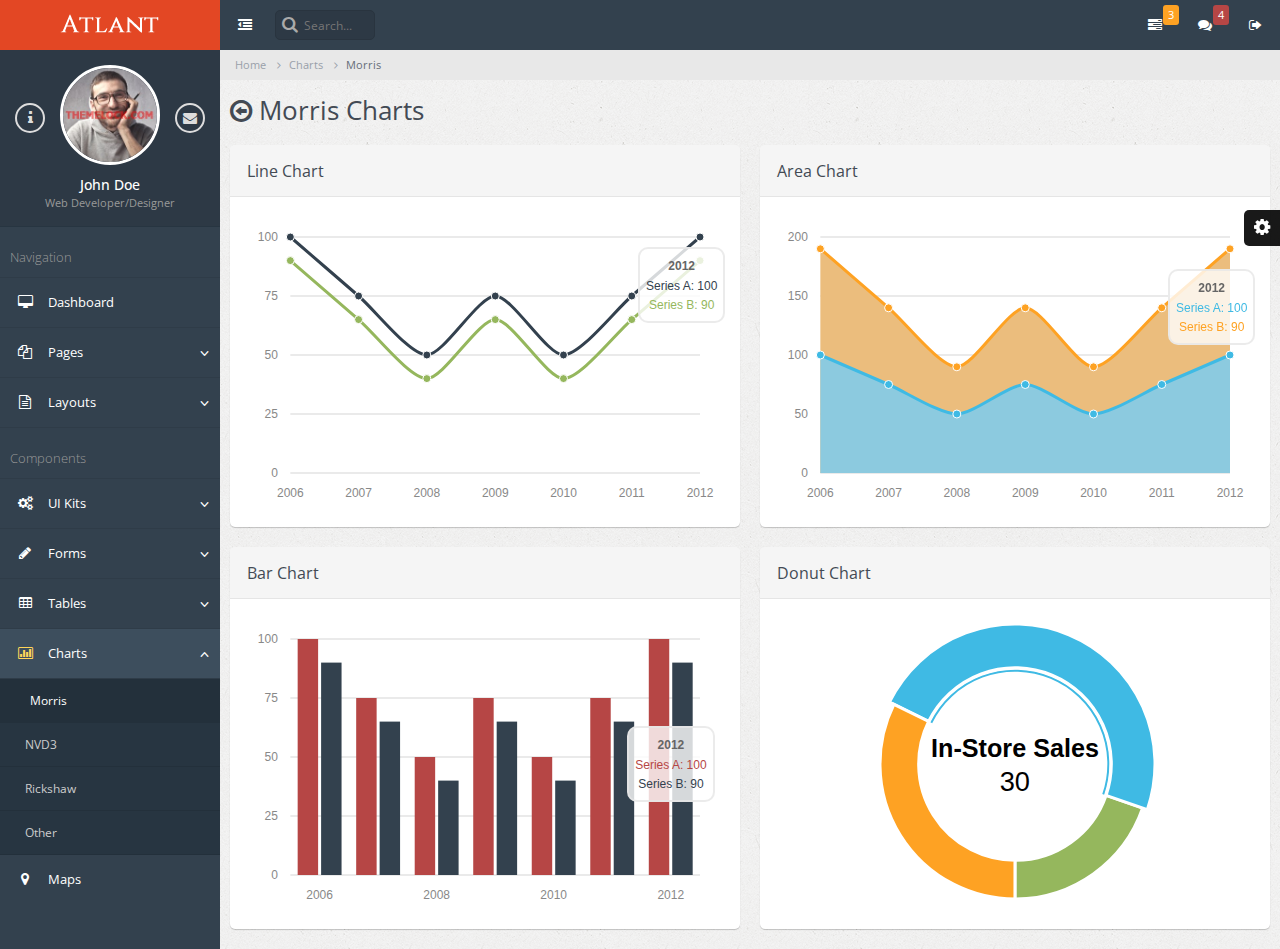
<file: admin/charts-morris.html>
<!DOCTYPE html>
<html lang="en">
    <head>        
        <!-- META SECTION -->
        <title>Atlant - Responsive Bootstrap Admin Template</title>            
        <meta http-equiv="Content-Type" content="text/html; charset=utf-8" />
        <meta http-equiv="X-UA-Compatible" content="IE=edge" />
        <meta name="viewport" content="width=device-width, initial-scale=1" />
        
        <link rel="icon" href="favicon.ico" type="image/x-icon" />
        <!-- END META SECTION -->
        
        <!-- CSS INCLUDE -->        
        <link rel="stylesheet" type="text/css" id="theme" href="css/theme-default.css"/>
        <!-- EOF CSS INCLUDE -->                     
    </head>
    <body>
        <!-- START PAGE CONTAINER -->
        <div class="page-container">
            
            <!-- START PAGE SIDEBAR -->
            <div class="page-sidebar">
                <!-- START X-NAVIGATION -->
                <ul class="x-navigation">
                    <li class="xn-logo">
                        <a href="index.html">ATLANT</a>
                        <a href="#" class="x-navigation-control"></a>
                    </li>
                    <li class="xn-profile">
                        <a href="#" class="profile-mini">
                            <img src="assets/images/users/avatar.jpg" alt="John Doe"/>
                        </a>
                        <div class="profile">
                            <div class="profile-image">
                                <img src="assets/images/users/avatar.jpg" alt="John Doe"/>
                            </div>
                            <div class="profile-data">
                                <div class="profile-data-name">John Doe</div>
                                <div class="profile-data-title">Web Developer/Designer</div>
                            </div>
                            <div class="profile-controls">
                                <a href="pages-profile.html" class="profile-control-left"><span class="fa fa-info"></span></a>
                                <a href="pages-messages.html" class="profile-control-right"><span class="fa fa-envelope"></span></a>
                            </div>
                        </div>                                                                        
                    </li>
                    <li class="xn-title">Navigation</li>                    
                    <li>
                        <a href="index.html"><span class="fa fa-desktop"></span> <span class="xn-text">Dashboard</span></a>
                    </li>
                    <li class="xn-openable">
                        <a href="#"><span class="fa fa-files-o"></span> <span class="xn-text">Pages</span></a>
                        <ul>
                            <li><a href="pages-gallery.html"><span class="fa fa-image"></span> Gallery</a></li>
                            <li><a href="pages-profile.html"><span class="fa fa-user"></span> Profile</a></li>
                            <li><a href="pages-address-book.html"><span class="fa fa-users"></span> Address Book</a></li>
                            <li class="xn-openable">
                                <a href="#"><span class="fa fa-clock-o"></span> Timeline</a>
                                <ul>
                                    <li><a href="pages-timeline.html"><span class="fa fa-align-center"></span> Default</a></li>
                                    <li><a href="pages-timeline-simple.html"><span class="fa fa-align-justify"></span> Full Width</a></li>
                                </ul>
                            </li>
                            <li class="xn-openable">
                                <a href="#"><span class="fa fa-envelope"></span> Mailbox</a>
                                <ul>
                                    <li><a href="pages-mailbox-inbox.html"><span class="fa fa-inbox"></span> Inbox</a></li>
                                    <li><a href="pages-mailbox-message.html"><span class="fa fa-file-text"></span> Message</a></li>
                                    <li><a href="pages-mailbox-compose.html"><span class="fa fa-pencil"></span> Compose</a></li>
                                </ul>
                            </li>
                            <li><a href="pages-messages.html"><span class="fa fa-comments"></span> Messages</a></li>
                            <li><a href="pages-calendar.html"><span class="fa fa-calendar"></span> Calendar</a></li>
                            <li><a href="pages-tasks.html"><span class="fa fa-edit"></span> Tasks</a></li>
                            <li><a href="pages-content-table.html"><span class="fa fa-columns"></span> Content Table</a></li>
                            <li><a href="pages-faq.html"><span class="fa fa-question-circle"></span> FAQ</a></li>
                            <li><a href="pages-search.html"><span class="fa fa-search"></span> Search</a></li>
                            <li class="xn-openable">
                                <a href="#"><span class="fa fa-file"></span> Blog</a>
                                
                                <ul>                                    
                                    <li><a href="pages-blog-list.html"><span class="fa fa-copy"></span> List of Posts</a></li>
                                    <li><a href="pages-blog-post.html"><span class="fa fa-file-o"></span>Single Post</a></li>
                                </ul>
                            </li>
                            <li class="xn-openable">
                                <a href="#"><span class="fa fa-sign-in"></span> Login</a>
                                <ul>                                    
                                    <li><a href="pages-login.html">App Login</a></li>
                                    <li><a href="pages-login-website.html">Website Login</a></li>
                                    <li><a href="pages-login-website-light.html"> Website Login Light</a></li>
                                </ul>
                            </li>                            
                            <li class="xn-openable">
                                <a href="#"><span class="fa fa-warning"></span> Error Pages</a>
                                <ul>                                    
                                    <li><a href="pages-error-404.html">Error 404 Sample 1</a></li>
                                    <li><a href="pages-error-404-2.html">Error 404 Sample 2</a></li>
                                    <li><a href="pages-error-500.html"> Error 500</a></li>
                                </ul>
                            </li>                            
                        </ul>
                    </li>
                    <li class="xn-openable">
                        <a href="#"><span class="fa fa-file-text-o"></span> <span class="xn-text">Layouts</span></a>
                        <ul>
                            <li><a href="layout-boxed.html">Boxed</a></li>
                            <li><a href="layout-nav-toggled.html">Navigation Toggled</a></li>
                            <li><a href="layout-nav-top.html">Navigation Top</a></li>
                            <li><a href="layout-nav-right.html">Navigation Right</a></li>
                            <li><a href="layout-nav-top-fixed.html">Top Navigation Fixed</a></li>                            
                            <li><a href="layout-nav-custom.html">Custom Navigation</a></li>
                            <li><a href="layout-frame-left.html">Frame Left Column</a></li>
                            <li><a href="layout-frame-right.html">Frame Right Column</a></li>
                            <li><a href="layout-search-left.html">Search Left Side</a></li>
                            <li><a href="blank.html">Blank Page</a></li>
                        </ul>
                    </li>                  
                    <li class="xn-title">Components</li>                    
                    <li class="xn-openable">
                        <a href="#"><span class="fa fa-cogs"></span> <span class="xn-text">UI Kits</span></a>
                        <ul>
                            <li><a href="ui-widgets.html"><span class="fa fa-heart"></span> Widgets</a></li>
                            <li><a href="ui-elements.html"><span class="fa fa-cogs"></span> Elements</a></li>
                            <li><a href="ui-buttons.html"><span class="fa fa-square-o"></span> Buttons</a></li>                            
                            <li><a href="ui-panels.html"><span class="fa fa-pencil-square-o"></span> Panels</a></li>
                            <li><a href="ui-icons.html"><span class="fa fa-magic"></span> Icons</a><div class="informer informer-warning">+679</div></li>
                            <li><a href="ui-typography.html"><span class="fa fa-pencil"></span> Typography</a></li>
                            <li><a href="ui-portlet.html"><span class="fa fa-th"></span> Portlet</a></li>
                            <li><a href="ui-sliders.html"><span class="fa fa-arrows-h"></span> Sliders</a></li>
                            <li><a href="ui-alerts-popups.html"><span class="fa fa-warning"></span> Alerts & Popups</a></li>                            
                            <li><a href="ui-lists.html"><span class="fa fa-list-ul"></span> Lists</a></li>
                            <li><a href="ui-tour.html"><span class="fa fa-random"></span> Tour</a></li>
                        </ul>
                    </li>                    
                    <li class="xn-openable">
                        <a href="#"><span class="fa fa-pencil"></span> <span class="xn-text">Forms</span></a>
                        <ul>
                            <li>
                                <a href="form-layouts-two-column.html"><span class="fa fa-tasks"></span> Form Layouts</a>
                                <div class="informer informer-danger">New</div>
                                <ul>
                                    <li><a href="form-layouts-one-column.html"><span class="fa fa-align-justify"></span> One Column</a></li>
                                    <li><a href="form-layouts-two-column.html"><span class="fa fa-th-large"></span> Two Column</a></li>
                                    <li><a href="form-layouts-tabbed.html"><span class="fa fa-table"></span> Tabbed</a></li>
                                    <li><a href="form-layouts-separated.html"><span class="fa fa-th-list"></span> Separated Rows</a></li>
                                </ul> 
                            </li>
                            <li><a href="form-elements.html"><span class="fa fa-file-text-o"></span> Elements</a></li>
                            <li><a href="form-validation.html"><span class="fa fa-list-alt"></span> Validation</a></li>
                            <li><a href="form-wizards.html"><span class="fa fa-arrow-right"></span> Wizards</a></li>
                            <li><a href="form-editors.html"><span class="fa fa-text-width"></span> WYSIWYG Editors</a></li>
                            <li><a href="form-file-handling.html"><span class="fa fa-floppy-o"></span> File Handling</a></li>
                        </ul>
                    </li>
                    <li class="xn-openable">
                        <a href="tables.html"><span class="fa fa-table"></span> <span class="xn-text">Tables</span></a>
                        <ul>                            
                            <li><a href="table-basic.html"><span class="fa fa-align-justify"></span> Basic</a></li>
                            <li><a href="table-datatables.html"><span class="fa fa-sort-alpha-desc"></span> Data Tables</a></li>
                            <li><a href="table-export.html"><span class="fa fa-download"></span> Export Tables</a></li>                            
                        </ul>
                    </li>
                    <li class="xn-openable active">
                        <a href="#"><span class="fa fa-bar-chart-o"></span> <span class="xn-text">Charts</span></a>
                        <ul>
                            <li class="active"><a href="charts-morris.html"><span class="xn-text">Morris</span></a></li>
                            <li><a href="charts-nvd3.html"><span class="xn-text">NVD3</span></a></li>
                            <li><a href="charts-rickshaw.html"><span class="xn-text">Rickshaw</span></a></li>
                            <li><a href="charts-other.html"><span class="xn-text">Other</span></a></li>                                                                                    
                        </ul>
                    </li>          
                    <li>
                        <a href="maps.html"><span class="fa fa-map-marker"></span> <span class="xn-text">Maps</span></a>
                    </li>                    
                    <li class="xn-openable">
                        <a href="#"><span class="fa fa-sitemap"></span> <span class="xn-text">Navigation Levels</span></a>
                        <ul>                            
                            <li class="xn-openable">
                                <a href="#">Second Level</a>
                                <ul>
                                    <li class="xn-openable">
                                        <a href="#">Third Level</a>
                                        <ul>
                                            <li class="xn-openable">
                                                <a href="#">Fourth Level</a>
                                                <ul>
                                                    <li><a href="#">Fifth Level</a></li>
                                                </ul>
                                            </li>
                                        </ul>
                                    </li>
                                </ul>
                            </li>                            
                        </ul>
                    </li>                    
                </ul>
                <!-- END X-NAVIGATION -->
            </div>
            <!-- END PAGE SIDEBAR -->
            
            <!-- PAGE CONTENT -->
            <div class="page-content">
                
                <!-- START X-NAVIGATION VERTICAL -->
                <ul class="x-navigation x-navigation-horizontal x-navigation-panel">
                    <!-- TOGGLE NAVIGATION -->
                    <li class="xn-icon-button">
                        <a href="#" class="x-navigation-minimize"><span class="fa fa-dedent"></span></a>
                    </li>
                    <!-- END TOGGLE NAVIGATION -->
                    <!-- SEARCH -->
                    <li class="xn-search">
                        <form role="form">
                            <input type="text" name="search" placeholder="Search..."/>
                        </form>
                    </li>   
                    <!-- END SEARCH -->
                    <!-- SIGN OUT -->
                    <li class="xn-icon-button pull-right">
                        <a href="#" class="mb-control" data-box="#mb-signout"><span class="fa fa-sign-out"></span></a>                        
                    </li> 
                    <!-- END SIGN OUT -->
                    <!-- MESSAGES -->
                    <li class="xn-icon-button pull-right">
                        <a href="#"><span class="fa fa-comments"></span></a>
                        <div class="informer informer-danger">4</div>
                        <div class="panel panel-primary animated zoomIn xn-drop-left xn-panel-dragging">
                            <div class="panel-heading">
                                <h3 class="panel-title"><span class="fa fa-comments"></span> Messages</h3>                                
                                <div class="pull-right">
                                    <span class="label label-danger">4 new</span>
                                </div>
                            </div>
                            <div class="panel-body list-group list-group-contacts scroll" style="height: 200px;">
                                <a href="#" class="list-group-item">
                                    <div class="list-group-status status-online"></div>
                                    <img src="assets/images/users/user2.jpg" class="pull-left" alt="John Doe"/>
                                    <span class="contacts-title">John Doe</span>
                                    <p>Praesent placerat tellus id augue condimentum</p>
                                </a>
                                <a href="#" class="list-group-item">
                                    <div class="list-group-status status-away"></div>
                                    <img src="assets/images/users/user.jpg" class="pull-left" alt="Dmitry Ivaniuk"/>
                                    <span class="contacts-title">Dmitry Ivaniuk</span>
                                    <p>Donec risus sapien, sagittis et magna quis</p>
                                </a>
                                <a href="#" class="list-group-item">
                                    <div class="list-group-status status-away"></div>
                                    <img src="assets/images/users/user3.jpg" class="pull-left" alt="Nadia Ali"/>
                                    <span class="contacts-title">Nadia Ali</span>
                                    <p>Mauris vel eros ut nunc rhoncus cursus sed</p>
                                </a>
                                <a href="#" class="list-group-item">
                                    <div class="list-group-status status-offline"></div>
                                    <img src="assets/images/users/user6.jpg" class="pull-left" alt="Darth Vader"/>
                                    <span class="contacts-title">Darth Vader</span>
                                    <p>I want my money back!</p>
                                </a>
                            </div>     
                            <div class="panel-footer text-center">
                                <a href="pages-messages.html">Show all messages</a>
                            </div>                            
                        </div>                        
                    </li>
                    <!-- END MESSAGES -->
                    <!-- TASKS -->
                    <li class="xn-icon-button pull-right">
                        <a href="#"><span class="fa fa-tasks"></span></a>
                        <div class="informer informer-warning">3</div>
                        <div class="panel panel-primary animated zoomIn xn-drop-left xn-panel-dragging">
                            <div class="panel-heading">
                                <h3 class="panel-title"><span class="fa fa-tasks"></span> Tasks</h3>                                
                                <div class="pull-right">
                                    <span class="label label-warning">3 active</span>
                                </div>
                            </div>
                            <div class="panel-body list-group scroll" style="height: 200px;">                                
                                <a class="list-group-item" href="#">
                                    <strong>Phasellus augue arcu, elementum</strong>
                                    <div class="progress progress-small progress-striped active">
                                        <div class="progress-bar progress-bar-danger" role="progressbar" aria-valuenow="50" aria-valuemin="0" aria-valuemax="100" style="width: 50%;">50%</div>
                                    </div>
                                    <small class="text-muted">John Doe, 25 Sep 2014 / 50%</small>
                                </a>
                                <a class="list-group-item" href="#">
                                    <strong>Aenean ac cursus</strong>
                                    <div class="progress progress-small progress-striped active">
                                        <div class="progress-bar progress-bar-warning" role="progressbar" aria-valuenow="80" aria-valuemin="0" aria-valuemax="100" style="width: 80%;">80%</div>
                                    </div>
                                    <small class="text-muted">Dmitry Ivaniuk, 24 Sep 2014 / 80%</small>
                                </a>
                                <a class="list-group-item" href="#">
                                    <strong>Lorem ipsum dolor</strong>
                                    <div class="progress progress-small progress-striped active">
                                        <div class="progress-bar progress-bar-success" role="progressbar" aria-valuenow="95" aria-valuemin="0" aria-valuemax="100" style="width: 95%;">95%</div>
                                    </div>
                                    <small class="text-muted">John Doe, 23 Sep 2014 / 95%</small>
                                </a>
                                <a class="list-group-item" href="#">
                                    <strong>Cras suscipit ac quam at tincidunt.</strong>
                                    <div class="progress progress-small">
                                        <div class="progress-bar" role="progressbar" aria-valuenow="100" aria-valuemin="0" aria-valuemax="100" style="width: 100%;">100%</div>
                                    </div>
                                    <small class="text-muted">John Doe, 21 Sep 2014 /</small><small class="text-success"> Done</small>
                                </a>                                
                            </div>     
                            <div class="panel-footer text-center">
                                <a href="pages-tasks.html">Show all tasks</a>
                            </div>                            
                        </div>                        
                    </li>
                    <!-- END TASKS -->
                </ul>
                <!-- END X-NAVIGATION VERTICAL -->                    
                
                <!-- START BREADCRUMB -->
                <ul class="breadcrumb">
                    <li><a href="#">Home</a></li>
                    <li><a href="#">Charts</a></li>
                    <li class="active">Morris</li>
                </ul>
                <!-- END BREADCRUMB -->                
                                
                <!-- PAGE TITLE -->
                <div class="page-title">                    
                    <h2><span class="fa fa-arrow-circle-o-left"></span> Morris Charts</h2>
                </div>
                <!-- END PAGE TITLE -->                

                <!-- PAGE CONTENT WRAPPER -->
                <div class="page-content-wrap">
                    
                    <div class="row">
                        <div class="col-md-6">

                            <!-- START LINE CHART -->
                            <div class="panel panel-default">
                                <div class="panel-heading">
                                    <h3 class="panel-title">Line Chart</h3>                                
                                </div>
                                <div class="panel-body">
                                    <div id="morris-line-example" style="height: 300px;"></div>
                                </div>
                            </div>
                            <!-- END LINE CHART -->

                        </div>
                        <div class="col-md-6">

                            <!-- START Area CHART -->
                            <div class="panel panel-default">
                                <div class="panel-heading">
                                    <h3 class="panel-title">Area Chart</h3>                                
                                </div>
                                <div class="panel-body">
                                    <div id="morris-area-example" style="height: 300px;"></div>
                                </div>
                            </div>
                            <!-- END Area CHART -->                        

                        </div>
                    </div>

                    <div class="row">
                        <div class="col-md-6">

                            <!-- START BAR CHART -->
                            <div class="panel panel-default">
                                <div class="panel-heading">
                                    <h3 class="panel-title">Bar Chart</h3>                                
                                </div>
                                <div class="panel-body">
                                    <div id="morris-bar-example" style="height: 300px;"></div>
                                </div>
                            </div>
                            <!-- END BAR CHART -->

                        </div>
                        <div class="col-md-6">

                            <!-- START DONUT CHART -->
                            <div class="panel panel-default">
                                <div class="panel-heading">
                                    <h3 class="panel-title">Donut Chart</h3>                                
                                </div>
                                <div class="panel-body">
                                    <div id="morris-donut-example" style="height: 300px;"></div>
                                </div>
                            </div>
                            <!-- END DONUT CHART -->                        

                        </div>
                    </div>
                    
                </div>
                <!-- END PAGE CONTENT WRAPPER -->                
            </div>            
            <!-- END PAGE CONTENT -->
        </div>
        <!-- END PAGE CONTAINER -->
        
        <!-- MESSAGE BOX-->
        <div class="message-box animated fadeIn" data-sound="alert" id="mb-signout">
            <div class="mb-container">
                <div class="mb-middle">
                    <div class="mb-title"><span class="fa fa-sign-out"></span> Log <strong>Out</strong> ?</div>
                    <div class="mb-content">
                        <p>Are you sure you want to log out?</p>                    
                        <p>Press No if youwant to continue work. Press Yes to logout current user.</p>
                    </div>
                    <div class="mb-footer">
                        <div class="pull-right">
                            <a href="pages-login.html" class="btn btn-success btn-lg">Yes</a>
                            <button class="btn btn-default btn-lg mb-control-close">No</button>
                        </div>
                    </div>
                </div>
            </div>
        </div>
        <!-- END MESSAGE BOX-->

        <!-- START PRELOADS -->
        <audio id="audio-alert" src="audio/alert.mp3" preload="auto"></audio>
        <audio id="audio-fail" src="audio/fail.mp3" preload="auto"></audio>
        <!-- END PRELOADS -->               
        
    <!-- START SCRIPTS -->
        <!-- START PLUGINS -->
        <script type="text/javascript" src="js/plugins/jquery/jquery.min.js"></script>
        <script type="text/javascript" src="js/plugins/jquery/jquery-ui.min.js"></script>
        <script type="text/javascript" src="js/plugins/bootstrap/bootstrap.min.js"></script>        
        <!-- END PLUGINS -->
        
        <!-- START THIS PAGE PLUGINS-->        
        <script type='text/javascript' src='js/plugins/icheck/icheck.min.js'></script>
        <script type="text/javascript" src="js/plugins/mcustomscrollbar/jquery.mCustomScrollbar.min.js"></script>
        
        <script type="text/javascript" src="js/plugins/morris/raphael-min.js"></script>
        <script type="text/javascript" src="js/plugins/morris/morris.min.js"></script>
        <!-- END THIS PAGE PLUGINS-->        
        
        <!-- START TEMPLATE -->
        <script type="text/javascript" src="js/settings.js"></script>
        
        <script type="text/javascript" src="js/plugins.js"></script>        
        <script type="text/javascript" src="js/actions.js"></script>
        <script type="text/javascript" src="js/demo_charts_morris.js"></script>
        <!-- END TEMPLATE -->
    <!-- END SCRIPTS -->        
    </body>
</html>
</file>
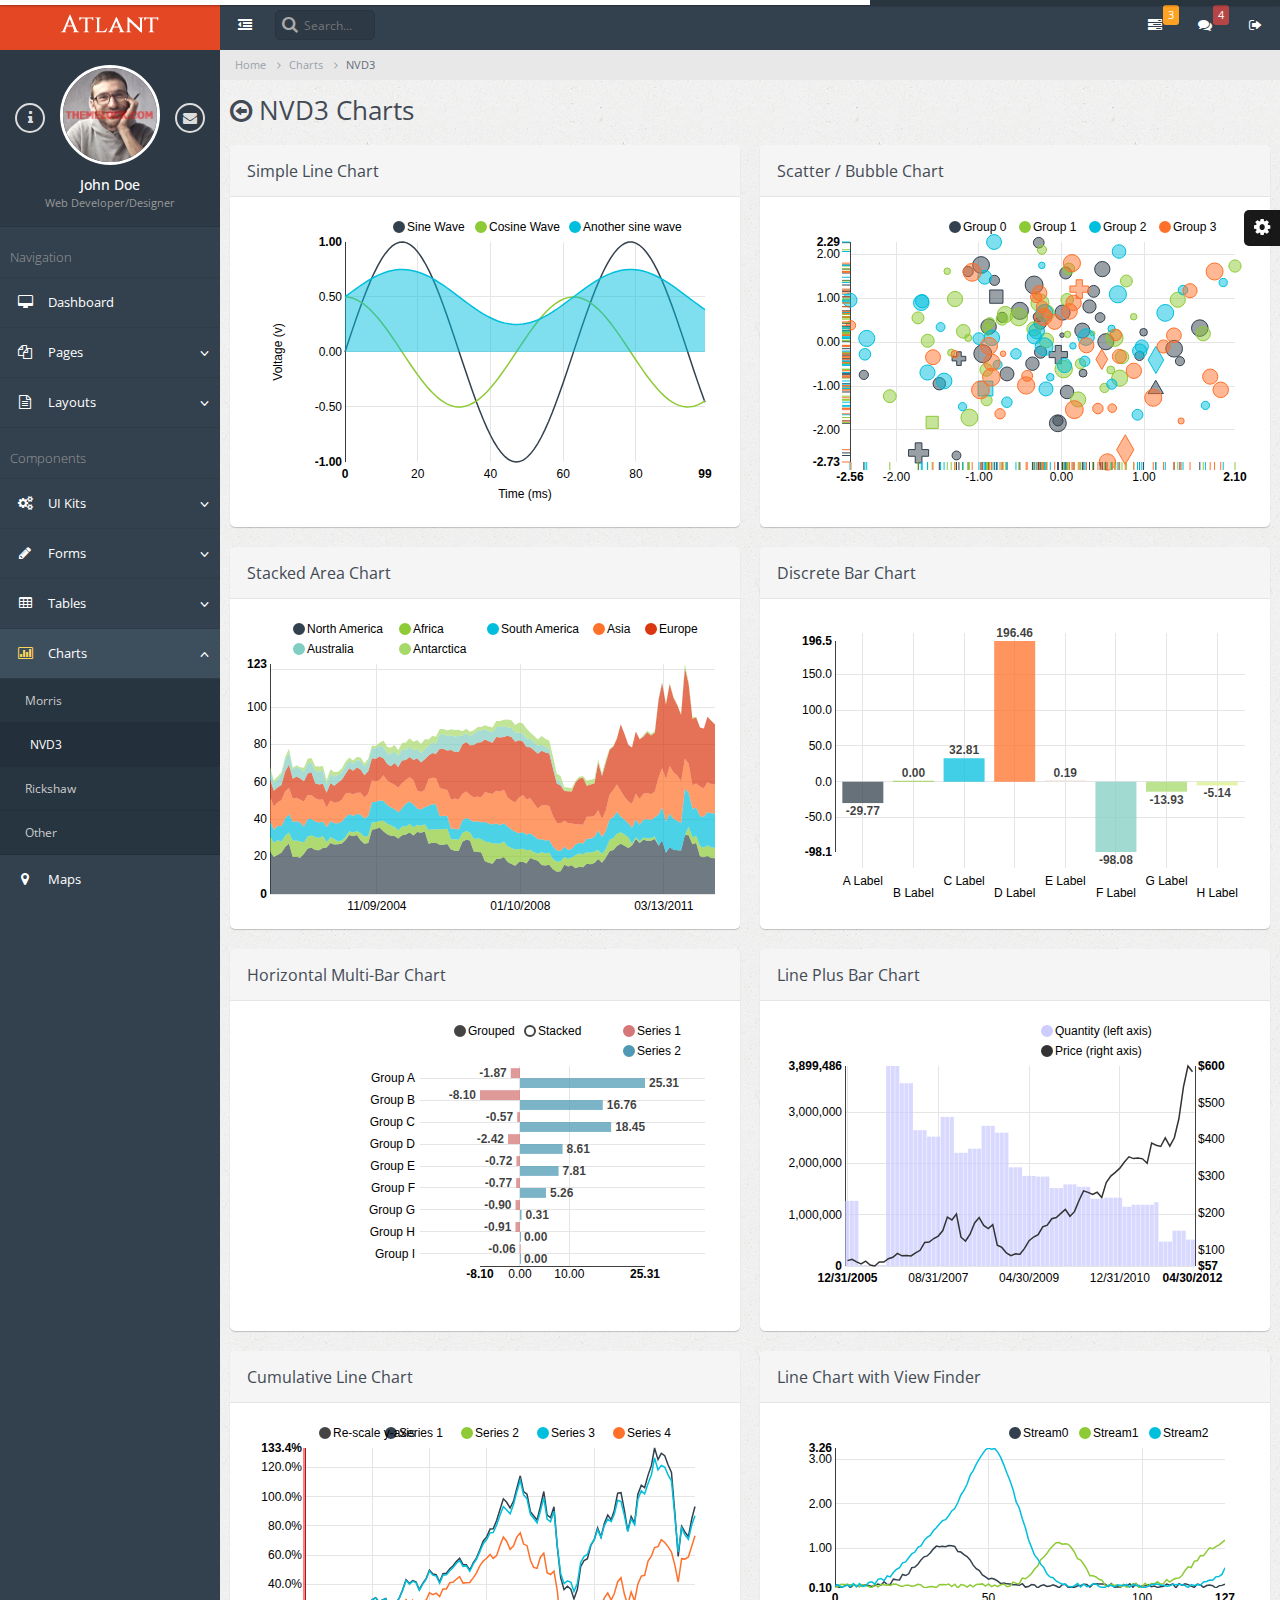
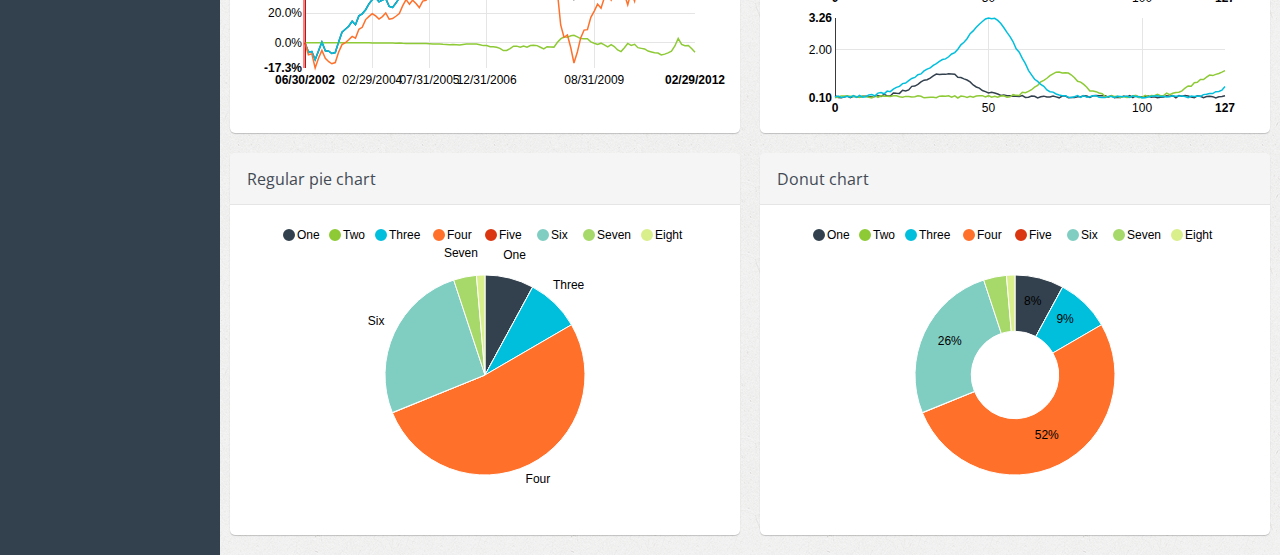
<file: admin/charts-nvd3.html>
<!DOCTYPE html>
<html lang="en">
    <head>        
        <!-- META SECTION -->
        <title>Atlant - Responsive Bootstrap Admin Template</title>            
        <meta http-equiv="Content-Type" content="text/html; charset=utf-8" />
        <meta http-equiv="X-UA-Compatible" content="IE=edge" />
        <meta name="viewport" content="width=device-width, initial-scale=1" />
        
        <link rel="icon" href="favicon.ico" type="image/x-icon" />
        <!-- END META SECTION -->
        
        <!-- CSS INCLUDE -->        
        <link rel="stylesheet" type="text/css" id="theme" href="css/theme-default.css"/>
        <!-- EOF CSS INCLUDE -->                       
    </head>
    <body>
        <!-- START PAGE CONTAINER -->
        <div class="page-container">
            
            <!-- START PAGE SIDEBAR -->
            <div class="page-sidebar">
                <!-- START X-NAVIGATION -->
                <ul class="x-navigation">
                    <li class="xn-logo">
                        <a href="index.html">ATLANT</a>
                        <a href="#" class="x-navigation-control"></a>
                    </li>
                    <li class="xn-profile">
                        <a href="#" class="profile-mini">
                            <img src="assets/images/users/avatar.jpg" alt="John Doe"/>
                        </a>
                        <div class="profile">
                            <div class="profile-image">
                                <img src="assets/images/users/avatar.jpg" alt="John Doe"/>
                            </div>
                            <div class="profile-data">
                                <div class="profile-data-name">John Doe</div>
                                <div class="profile-data-title">Web Developer/Designer</div>
                            </div>
                            <div class="profile-controls">
                                <a href="pages-profile.html" class="profile-control-left"><span class="fa fa-info"></span></a>
                                <a href="pages-messages.html" class="profile-control-right"><span class="fa fa-envelope"></span></a>
                            </div>
                        </div>                                                                        
                    </li>
                    <li class="xn-title">Navigation</li>                    
                    <li>
                        <a href="index.html"><span class="fa fa-desktop"></span> <span class="xn-text">Dashboard</span></a>
                    </li>
                    <li class="xn-openable">                        
                        <a href="#"><span class="fa fa-files-o"></span> <span class="xn-text">Pages</span></a>
                        <ul>
                            <li><a href="pages-gallery.html"><span class="fa fa-image"></span> Gallery</a></li>
                            <li><a href="pages-profile.html"><span class="fa fa-user"></span> Profile</a></li>
                            <li><a href="pages-address-book.html"><span class="fa fa-users"></span> Address Book</a></li>
                            <li class="xn-openable">
                                <a href="#"><span class="fa fa-clock-o"></span> Timeline</a>
                                <ul>
                                    <li><a href="pages-timeline.html"><span class="fa fa-align-center"></span> Default</a></li>
                                    <li><a href="pages-timeline-simple.html"><span class="fa fa-align-justify"></span> Full Width</a></li>
                                </ul>
                            </li>
                            <li class="xn-openable">
                                <a href="#"><span class="fa fa-envelope"></span> Mailbox</a>
                                <ul>
                                    <li><a href="pages-mailbox-inbox.html"><span class="fa fa-inbox"></span> Inbox</a></li>
                                    <li><a href="pages-mailbox-message.html"><span class="fa fa-file-text"></span> Message</a></li>
                                    <li><a href="pages-mailbox-compose.html"><span class="fa fa-pencil"></span> Compose</a></li>
                                </ul>
                            </li>
                            <li><a href="pages-messages.html"><span class="fa fa-comments"></span> Messages</a></li>
                            <li><a href="pages-calendar.html"><span class="fa fa-calendar"></span> Calendar</a></li>
                            <li><a href="pages-tasks.html"><span class="fa fa-edit"></span> Tasks</a></li>
                            <li><a href="pages-content-table.html"><span class="fa fa-columns"></span> Content Table</a></li>
                            <li><a href="pages-faq.html"><span class="fa fa-question-circle"></span> FAQ</a></li>
                            <li><a href="pages-search.html"><span class="fa fa-search"></span> Search</a></li>
                            <li class="xn-openable">
                                <a href="#"><span class="fa fa-file"></span> Blog</a>
                                
                                <ul>                                    
                                    <li><a href="pages-blog-list.html"><span class="fa fa-copy"></span> List of Posts</a></li>
                                    <li><a href="pages-blog-post.html"><span class="fa fa-file-o"></span>Single Post</a></li>
                                </ul>
                            </li>
                            <li class="xn-openable">
                                <a href="#"><span class="fa fa-sign-in"></span> Login</a>
                                <ul>                                    
                                    <li><a href="pages-login.html">App Login</a></li>
                                    <li><a href="pages-login-website.html">Website Login</a></li>
                                    <li><a href="pages-login-website-light.html"> Website Login Light</a></li>
                                </ul>
                            </li>                            
                            <li class="xn-openable">
                                <a href="#"><span class="fa fa-warning"></span> Error Pages</a>
                                <ul>                                    
                                    <li><a href="pages-error-404.html">Error 404 Sample 1</a></li>
                                    <li><a href="pages-error-404-2.html">Error 404 Sample 2</a></li>
                                    <li><a href="pages-error-500.html"> Error 500</a></li>
                                </ul>
                            </li>                            
                        </ul>
                    </li>
                    <li class="xn-openable">
                        <a href="#"><span class="fa fa-file-text-o"></span> <span class="xn-text">Layouts</span></a>
                        <ul>
                            <li><a href="layout-boxed.html">Boxed</a></li>
                            <li><a href="layout-nav-toggled.html">Navigation Toggled</a></li>
                            <li><a href="layout-nav-top.html">Navigation Top</a></li>
                            <li><a href="layout-nav-right.html">Navigation Right</a></li>
                            <li><a href="layout-nav-top-fixed.html">Top Navigation Fixed</a></li>                            
                            <li><a href="layout-nav-custom.html">Custom Navigation</a></li>
                            <li><a href="layout-frame-left.html">Frame Left Column</a></li>
                            <li><a href="layout-frame-right.html">Frame Right Column</a></li>
                            <li><a href="layout-search-left.html">Search Left Side</a></li>
                            <li><a href="blank.html">Blank Page</a></li>
                        </ul>
                    </li>                  
                    <li class="xn-title">Components</li>                    
                    <li class="xn-openable">
                        <a href="#"><span class="fa fa-cogs"></span> <span class="xn-text">UI Kits</span></a>
                        <ul>
                            <li><a href="ui-widgets.html"><span class="fa fa-heart"></span> Widgets</a></li>
                            <li><a href="ui-elements.html"><span class="fa fa-cogs"></span> Elements</a></li>
                            <li><a href="ui-buttons.html"><span class="fa fa-square-o"></span> Buttons</a></li>                            
                            <li><a href="ui-panels.html"><span class="fa fa-pencil-square-o"></span> Panels</a></li>
                            <li><a href="ui-icons.html"><span class="fa fa-magic"></span> Icons</a><div class="informer informer-warning">+679</div></li>
                            <li><a href="ui-typography.html"><span class="fa fa-pencil"></span> Typography</a></li>
                            <li><a href="ui-portlet.html"><span class="fa fa-th"></span> Portlet</a></li>
                            <li><a href="ui-sliders.html"><span class="fa fa-arrows-h"></span> Sliders</a></li>
                            <li><a href="ui-alerts-popups.html"><span class="fa fa-warning"></span> Alerts & Popups</a></li>                            
                            <li><a href="ui-lists.html"><span class="fa fa-list-ul"></span> Lists</a></li>
                            <li><a href="ui-tour.html"><span class="fa fa-random"></span> Tour</a></li>
                        </ul>
                    </li>                    
                    <li class="xn-openable">
                        <a href="#"><span class="fa fa-pencil"></span> <span class="xn-text">Forms</span></a>
                        <ul>
                            <li>
                                <a href="form-layouts-two-column.html"><span class="fa fa-tasks"></span> Form Layouts</a>
                                <div class="informer informer-danger">New</div>
                                <ul>
                                    <li><a href="form-layouts-one-column.html"><span class="fa fa-align-justify"></span> One Column</a></li>
                                    <li><a href="form-layouts-two-column.html"><span class="fa fa-th-large"></span> Two Column</a></li>
                                    <li><a href="form-layouts-tabbed.html"><span class="fa fa-table"></span> Tabbed</a></li>
                                    <li><a href="form-layouts-separated.html"><span class="fa fa-th-list"></span> Separated Rows</a></li>
                                </ul> 
                            </li>
                            <li><a href="form-elements.html"><span class="fa fa-file-text-o"></span> Elements</a></li>
                            <li><a href="form-validation.html"><span class="fa fa-list-alt"></span> Validation</a></li>
                            <li><a href="form-wizards.html"><span class="fa fa-arrow-right"></span> Wizards</a></li>
                            <li><a href="form-editors.html"><span class="fa fa-text-width"></span> WYSIWYG Editors</a></li>
                            <li><a href="form-file-handling.html"><span class="fa fa-floppy-o"></span> File Handling</a></li>
                        </ul>
                    </li>
                    <li class="xn-openable">
                        <a href="tables.html"><span class="fa fa-table"></span> <span class="xn-text">Tables</span></a>
                        <ul>                            
                            <li><a href="table-basic.html"><span class="fa fa-align-justify"></span> Basic</a></li>
                            <li><a href="table-datatables.html"><span class="fa fa-sort-alpha-desc"></span> Data Tables</a></li>
                            <li><a href="table-export.html"><span class="fa fa-download"></span> Export Tables</a></li>                            
                        </ul>
                    </li>
                    <li class="xn-openable active">
                        <a href="#"><span class="fa fa-bar-chart-o"></span> <span class="xn-text">Charts</span></a>
                        <ul>
                            <li><a href="charts-morris.html"><span class="xn-text">Morris</span></a></li>
                            <li class="active"><a href="charts-nvd3.html"><span class="xn-text">NVD3</span></a></li>
                            <li><a href="charts-rickshaw.html"><span class="xn-text">Rickshaw</span></a></li>
                            <li><a href="charts-other.html"><span class="xn-text">Other</span></a></li>                                                        
                        </ul>
                    </li>         
                    <li>
                        <a href="maps.html"><span class="fa fa-map-marker"></span> <span class="xn-text">Maps</span></a>
                    </li>                    
                    <li class="xn-openable">
                        <a href="#"><span class="fa fa-sitemap"></span> <span class="xn-text">Navigation Levels</span></a>
                        <ul>                            
                            <li class="xn-openable">
                                <a href="#">Second Level</a>
                                <ul>
                                    <li class="xn-openable">
                                        <a href="#">Third Level</a>
                                        <ul>
                                            <li class="xn-openable">
                                                <a href="#">Fourth Level</a>
                                                <ul>
                                                    <li><a href="#">Fifth Level</a></li>
                                                </ul>
                                            </li>
                                        </ul>
                                    </li>
                                </ul>
                            </li>                            
                        </ul>
                    </li>                    
                </ul>
                <!-- END X-NAVIGATION -->
            </div>
            <!-- END PAGE SIDEBAR -->
            
            <!-- PAGE CONTENT -->
            <div class="page-content">
                
                <!-- START X-NAVIGATION VERTICAL -->
                <ul class="x-navigation x-navigation-horizontal x-navigation-panel">
                    <!-- TOGGLE NAVIGATION -->
                    <li class="xn-icon-button">
                        <a href="#" class="x-navigation-minimize"><span class="fa fa-dedent"></span></a>
                    </li>
                    <!-- END TOGGLE NAVIGATION -->
                    <!-- SEARCH -->
                    <li class="xn-search">
                        <form role="form">
                            <input type="text" name="search" placeholder="Search..."/>
                        </form>
                    </li>   
                    <!-- END SEARCH -->
                    <!-- SIGN OUT -->
                    <li class="xn-icon-button pull-right">
                        <a href="#" class="mb-control" data-box="#mb-signout"><span class="fa fa-sign-out"></span></a>                        
                    </li> 
                    <!-- END SIGN OUT -->
                    <!-- MESSAGES -->
                    <li class="xn-icon-button pull-right">
                        <a href="#"><span class="fa fa-comments"></span></a>
                        <div class="informer informer-danger">4</div>
                        <div class="panel panel-primary animated zoomIn xn-drop-left xn-panel-dragging">
                            <div class="panel-heading">
                                <h3 class="panel-title"><span class="fa fa-comments"></span> Messages</h3>                                
                                <div class="pull-right">
                                    <span class="label label-danger">4 new</span>
                                </div>
                            </div>
                            <div class="panel-body list-group list-group-contacts scroll" style="height: 200px;">
                                <a href="#" class="list-group-item">
                                    <div class="list-group-status status-online"></div>
                                    <img src="assets/images/users/user2.jpg" class="pull-left" alt="John Doe"/>
                                    <span class="contacts-title">John Doe</span>
                                    <p>Praesent placerat tellus id augue condimentum</p>
                                </a>
                                <a href="#" class="list-group-item">
                                    <div class="list-group-status status-away"></div>
                                    <img src="assets/images/users/user.jpg" class="pull-left" alt="Dmitry Ivaniuk"/>
                                    <span class="contacts-title">Dmitry Ivaniuk</span>
                                    <p>Donec risus sapien, sagittis et magna quis</p>
                                </a>
                                <a href="#" class="list-group-item">
                                    <div class="list-group-status status-away"></div>
                                    <img src="assets/images/users/user3.jpg" class="pull-left" alt="Nadia Ali"/>
                                    <span class="contacts-title">Nadia Ali</span>
                                    <p>Mauris vel eros ut nunc rhoncus cursus sed</p>
                                </a>
                                <a href="#" class="list-group-item">
                                    <div class="list-group-status status-offline"></div>
                                    <img src="assets/images/users/user6.jpg" class="pull-left" alt="Darth Vader"/>
                                    <span class="contacts-title">Darth Vader</span>
                                    <p>I want my money back!</p>
                                </a>
                            </div>     
                            <div class="panel-footer text-center">
                                <a href="pages-messages.html">Show all messages</a>
                            </div>                            
                        </div>                        
                    </li>
                    <!-- END MESSAGES -->
                    <!-- TASKS -->
                    <li class="xn-icon-button pull-right">
                        <a href="#"><span class="fa fa-tasks"></span></a>
                        <div class="informer informer-warning">3</div>
                        <div class="panel panel-primary animated zoomIn xn-drop-left xn-panel-dragging">
                            <div class="panel-heading">
                                <h3 class="panel-title"><span class="fa fa-tasks"></span> Tasks</h3>                                
                                <div class="pull-right">
                                    <span class="label label-warning">3 active</span>
                                </div>
                            </div>
                            <div class="panel-body list-group scroll" style="height: 200px;">                                
                                <a class="list-group-item" href="#">
                                    <strong>Phasellus augue arcu, elementum</strong>
                                    <div class="progress progress-small progress-striped active">
                                        <div class="progress-bar progress-bar-danger" role="progressbar" aria-valuenow="50" aria-valuemin="0" aria-valuemax="100" style="width: 50%;">50%</div>
                                    </div>
                                    <small class="text-muted">John Doe, 25 Sep 2014 / 50%</small>
                                </a>
                                <a class="list-group-item" href="#">
                                    <strong>Aenean ac cursus</strong>
                                    <div class="progress progress-small progress-striped active">
                                        <div class="progress-bar progress-bar-warning" role="progressbar" aria-valuenow="80" aria-valuemin="0" aria-valuemax="100" style="width: 80%;">80%</div>
                                    </div>
                                    <small class="text-muted">Dmitry Ivaniuk, 24 Sep 2014 / 80%</small>
                                </a>
                                <a class="list-group-item" href="#">
                                    <strong>Lorem ipsum dolor</strong>
                                    <div class="progress progress-small progress-striped active">
                                        <div class="progress-bar progress-bar-success" role="progressbar" aria-valuenow="95" aria-valuemin="0" aria-valuemax="100" style="width: 95%;">95%</div>
                                    </div>
                                    <small class="text-muted">John Doe, 23 Sep 2014 / 95%</small>
                                </a>
                                <a class="list-group-item" href="#">
                                    <strong>Cras suscipit ac quam at tincidunt.</strong>
                                    <div class="progress progress-small">
                                        <div class="progress-bar" role="progressbar" aria-valuenow="100" aria-valuemin="0" aria-valuemax="100" style="width: 100%;">100%</div>
                                    </div>
                                    <small class="text-muted">John Doe, 21 Sep 2014 /</small><small class="text-success"> Done</small>
                                </a>                                
                            </div>     
                            <div class="panel-footer text-center">
                                <a href="pages-tasks.html">Show all tasks</a>
                            </div>                            
                        </div>                        
                    </li>
                    <!-- END TASKS -->
                </ul>
                <!-- END X-NAVIGATION VERTICAL -->                    
                
                <!-- START BREADCRUMB -->
                <ul class="breadcrumb">
                    <li><a href="#">Home</a></li>
                    <li><a href="#">Charts</a></li>
                    <li class="active">NVD3</li>
                </ul>
                <!-- END BREADCRUMB -->                
                
                <!-- PAGE TITLE -->
                <div class="page-title">                    
                    <h2><span class="fa fa-arrow-circle-o-left"></span> NVD3 Charts</h2>
                </div>
                <!-- END PAGE TITLE -->                
                
                <!-- PAGE CONTENT WRAPPER -->
                <div class="page-content-wrap">                
                
                    <div class="row">
                        <div class="col-md-6">

                            <!-- START SIMPLE LINE CHART -->
                            <div class="panel panel-default">
                                <div class="panel-heading">
                                    <h3 class="panel-title">Simple Line Chart</h3>
                                </div>
                                <div class="panel-body">
                                    <div id="chart-1" style="height: 300px;"><svg></svg></div>
                                </div>
                            </div>
                            <!-- END SIMPLE LINE CHART -->

                        </div>    
                        <div class="col-md-6">                        

                            <!-- START SCATTER CHART -->
                            <div class="panel panel-default">
                                <div class="panel-heading">
                                    <h3 class="panel-title">Scatter / Bubble Chart</h3>
                                </div>
                                <div class="panel-body">
                                    <div id="chart-2" style="height: 300px;"><svg></svg></div>
                                </div>
                            </div>
                            <!-- END SCATTER CHART -->

                        </div>                    
                    </div>

                    <div class="row">
                        <div class="col-md-6">

                            <!-- START STACKED AREA CHART -->
                            <div class="panel panel-default">
                                <div class="panel-heading">
                                    <h3 class="panel-title">Stacked Area Chart</h3>
                                </div>
                                <div class="panel-body">
                                    <div id="chart-3" style="height: 300px;"><svg></svg></div>
                                </div>
                            </div>
                            <!-- END STACKED AREA CHART -->

                        </div>    
                        <div class="col-md-6">                        

                            <!-- START DISCRETE CHART -->
                            <div class="panel panel-default">
                                <div class="panel-heading">
                                    <h3 class="panel-title">Discrete Bar Chart</h3>
                                </div>
                                <div class="panel-body">
                                    <div id="chart-4" style="height: 300px;"><svg></svg></div>
                                </div>
                            </div>
                            <!-- END DISCRETE CHART -->

                        </div>                    
                    </div>

                    <div class="row">
                        <div class="col-md-6">

                            <!-- START STACKED CHART -->
                            <div class="panel panel-default">
                                <div class="panel-heading">
                                    <h3 class="panel-title">Horizontal Multi-Bar Chart</h3>
                                </div>
                                <div class="panel-body">
                                    <div id="chart-5" style="height: 300px;"><svg></svg></div>
                                </div>
                            </div>
                            <!-- END STACKED CHART -->

                        </div>    
                        <div class="col-md-6">                        

                            <!-- START DISCRETE CHART -->
                            <div class="panel panel-default">
                                <div class="panel-heading">
                                    <h3 class="panel-title">Line Plus Bar Chart</h3>
                                </div>
                                <div class="panel-body">
                                    <div id="chart-6" style="height: 300px;"><svg></svg></div>
                                </div>
                            </div>
                            <!-- END DISCRETE CHART -->

                        </div>                    
                    </div>

                    <div class="row">
                        <div class="col-md-6">

                            <!-- START LINE AND BAR CHART -->
                            <div class="panel panel-default">
                                <div class="panel-heading">
                                    <h3 class="panel-title">Cumulative Line Chart</h3>

                                </div>
                                <div class="panel-body">
                                    <div id="chart-7" style="height: 300px;"><svg></svg></div>
                                </div>
                            </div>
                            <!-- END LINE AND BAR CHART -->

                        </div>    
                        <div class="col-md-6">                        

                            <!-- START CUMULATIVE CHART -->
                            <div class="panel panel-default">
                                <div class="panel-heading">
                                    <h3 class="panel-title">Line Chart with View Finder</h3>
                                </div>
                                <div class="panel-body">
                                    <div id="chart-8" style="height: 300px;"><svg></svg></div>
                                </div>
                            </div>
                            <!-- END CUMULATIVE CHART -->

                        </div>                    
                    </div>

                    <div class="row">
                        <div class="col-md-6">

                            <!-- START REGULAR PIE CHART -->
                            <div class="panel panel-default">
                                <div class="panel-heading">
                                    <h3 class="panel-title">Regular pie chart</h3>

                                </div>
                                <div class="panel-body">
                                    <div id="chart-9" style="height: 300px;"><svg></svg></div>
                                </div>
                            </div>
                            <!-- END REGULAR PIE CHART -->

                        </div>    
                        <div class="col-md-6">                        

                            <!-- START DOUNT CHART -->
                            <div class="panel panel-default">
                                <div class="panel-heading">
                                    <h3 class="panel-title">Donut chart</h3>
                                </div>
                                <div class="panel-body">
                                    <div id="chart-10" style="height: 300px;"><svg></svg></div>
                                </div>
                            </div>
                            <!-- END DOUNT CHART -->

                        </div>                    
                    </div>

                    
                </div>
                <!-- PAGE CONTENT WRAPPER -->                
            </div>            
            <!-- END PAGE CONTENT -->
        </div>
        <!-- END PAGE CONTAINER -->
        
        <!-- MESSAGE BOX-->
        <div class="message-box animated fadeIn" data-sound="alert" id="mb-signout">
            <div class="mb-container">
                <div class="mb-middle">
                    <div class="mb-title"><span class="fa fa-sign-out"></span> Log <strong>Out</strong> ?</div>
                    <div class="mb-content">
                        <p>Are you sure you want to log out?</p>                    
                        <p>Press No if youwant to continue work. Press Yes to logout current user.</p>
                    </div>
                    <div class="mb-footer">
                        <div class="pull-right">
                            <a href="pages-login.html" class="btn btn-success btn-lg">Yes</a>
                            <button class="btn btn-default btn-lg mb-control-close">No</button>
                        </div>
                    </div>
                </div>
            </div>
        </div>
        <!-- END MESSAGE BOX-->

        <!-- START PRELOADS -->
        <audio id="audio-alert" src="audio/alert.mp3" preload="auto"></audio>
        <audio id="audio-fail" src="audio/fail.mp3" preload="auto"></audio>
        <!-- END PRELOADS -->               
        
    <!-- START SCRIPTS -->
        <!-- START PLUGINS -->
        <script type="text/javascript" src="js/plugins/jquery/jquery.min.js"></script>
        <script type="text/javascript" src="js/plugins/jquery/jquery-ui.min.js"></script>
        <script type="text/javascript" src="js/plugins/bootstrap/bootstrap.min.js"></script>        
        <!-- END PLUGINS -->
        
        <!-- START THIS PAGE PLUGINS-->        
        <script type='text/javascript' src='js/plugins/icheck/icheck.min.js'></script>
        <script type="text/javascript" src="js/plugins/mcustomscrollbar/jquery.mCustomScrollbar.min.js"></script>
        
        <script type="text/javascript" src="js/plugins/nvd3/lib/d3.v3.js"></script>        
        <script type="text/javascript" src="js/plugins/nvd3/nv.d3.min.js"></script>
        <!-- END THIS PAGE PLUGINS-->        
        
        <!-- START TEMPLATE -->
        <script type="text/javascript" src="js/settings.js"></script>
        
        <script type="text/javascript" src="js/plugins.js"></script>        
        <script type="text/javascript" src="js/actions.js"></script>
        <script type="text/javascript" src="js/demo_charts_nvd3.js"></script>
        
        <!-- END TEMPLATE -->
    <!-- END SCRIPTS -->        
    </body>
</html>
</file>
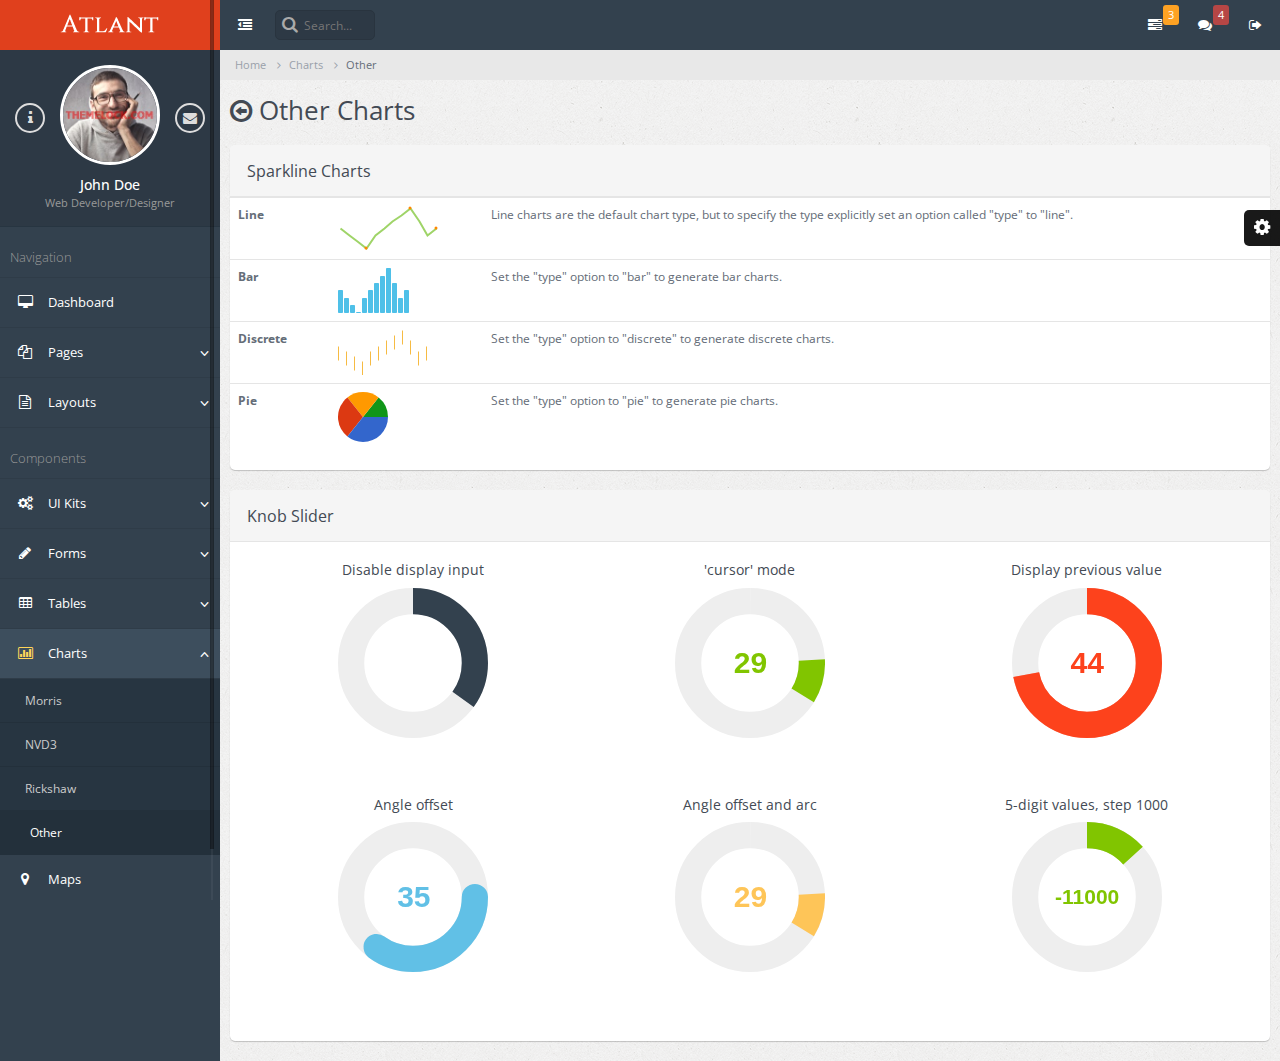
<file: admin/charts-other.html>
<!DOCTYPE html>
<html lang="en">
    <head>        
        <!-- META SECTION -->
        <title>Atlant - Responsive Bootstrap Admin Template</title>            
        <meta http-equiv="Content-Type" content="text/html; charset=utf-8" />
        <meta http-equiv="X-UA-Compatible" content="IE=edge" />
        <meta name="viewport" content="width=device-width, initial-scale=1" />
        
        <link rel="icon" href="favicon.ico" type="image/x-icon" />
        <!-- END META SECTION -->
        
        <!-- CSS INCLUDE -->        
        <link rel="stylesheet" type="text/css" id="theme" href="css/theme-default.css"/>
        <!-- EOF CSS INCLUDE -->                        
    </head>
    <body>
        <!-- START PAGE CONTAINER -->
        <div class="page-container">
            
            <!-- START PAGE SIDEBAR -->
            <div class="page-sidebar">
                <!-- START X-NAVIGATION -->
                <ul class="x-navigation">
                    <li class="xn-logo">
                        <a href="index.html">ATLANT</a>
                        <a href="#" class="x-navigation-control"></a>
                    </li>
                    <li class="xn-profile">
                        <a href="#" class="profile-mini">
                            <img src="assets/images/users/avatar.jpg" alt="John Doe"/>
                        </a>
                        <div class="profile">
                            <div class="profile-image">
                                <img src="assets/images/users/avatar.jpg" alt="John Doe"/>
                            </div>
                            <div class="profile-data">
                                <div class="profile-data-name">John Doe</div>
                                <div class="profile-data-title">Web Developer/Designer</div>
                            </div>
                            <div class="profile-controls">
                                <a href="pages-profile.html" class="profile-control-left"><span class="fa fa-info"></span></a>
                                <a href="pages-messages.html" class="profile-control-right"><span class="fa fa-envelope"></span></a>
                            </div>
                        </div>                                                                        
                    </li>
                    <li class="xn-title">Navigation</li>                    
                    <li>
                        <a href="index.html"><span class="fa fa-desktop"></span> <span class="xn-text">Dashboard</span></a>
                    </li>
                    <li class="xn-openable">
                        <a href="#"><span class="fa fa-files-o"></span> <span class="xn-text">Pages</span></a>
                        <ul>
                            <li><a href="pages-gallery.html"><span class="fa fa-image"></span> Gallery</a></li>
                            <li><a href="pages-profile.html"><span class="fa fa-user"></span> Profile</a></li>
                            <li><a href="pages-address-book.html"><span class="fa fa-users"></span> Address Book</a></li>
                            <li class="xn-openable">
                                <a href="#"><span class="fa fa-clock-o"></span> Timeline</a>
                                <ul>
                                    <li><a href="pages-timeline.html"><span class="fa fa-align-center"></span> Default</a></li>
                                    <li><a href="pages-timeline-simple.html"><span class="fa fa-align-justify"></span> Full Width</a></li>
                                </ul>
                            </li>
                            <li class="xn-openable">
                                <a href="#"><span class="fa fa-envelope"></span> Mailbox</a>
                                <ul>
                                    <li><a href="pages-mailbox-inbox.html"><span class="fa fa-inbox"></span> Inbox</a></li>
                                    <li><a href="pages-mailbox-message.html"><span class="fa fa-file-text"></span> Message</a></li>
                                    <li><a href="pages-mailbox-compose.html"><span class="fa fa-pencil"></span> Compose</a></li>
                                </ul>
                            </li>
                            <li><a href="pages-messages.html"><span class="fa fa-comments"></span> Messages</a></li>
                            <li><a href="pages-calendar.html"><span class="fa fa-calendar"></span> Calendar</a></li>
                            <li><a href="pages-tasks.html"><span class="fa fa-edit"></span> Tasks</a></li>
                            <li><a href="pages-content-table.html"><span class="fa fa-columns"></span> Content Table</a></li>
                            <li><a href="pages-faq.html"><span class="fa fa-question-circle"></span> FAQ</a></li>
                            <li><a href="pages-search.html"><span class="fa fa-search"></span> Search</a></li>
                            <li class="xn-openable">
                                <a href="#"><span class="fa fa-file"></span> Blog</a>
                                
                                <ul>                                    
                                    <li><a href="pages-blog-list.html"><span class="fa fa-copy"></span> List of Posts</a></li>
                                    <li><a href="pages-blog-post.html"><span class="fa fa-file-o"></span>Single Post</a></li>
                                </ul>
                            </li>
                            <li class="xn-openable">
                                <a href="#"><span class="fa fa-sign-in"></span> Login</a>
                                <ul>                                    
                                    <li><a href="pages-login.html">App Login</a></li>
                                    <li><a href="pages-login-website.html">Website Login</a></li>
                                    <li><a href="pages-login-website-light.html"> Website Login Light</a></li>
                                </ul>
                            </li>                            
                            <li class="xn-openable">
                                <a href="#"><span class="fa fa-warning"></span> Error Pages</a>
                                <ul>                                    
                                    <li><a href="pages-error-404.html">Error 404 Sample 1</a></li>
                                    <li><a href="pages-error-404-2.html">Error 404 Sample 2</a></li>
                                    <li><a href="pages-error-500.html"> Error 500</a></li>
                                </ul>
                            </li>                            
                        </ul>
                    </li>
                    <li class="xn-openable">
                        <a href="#"><span class="fa fa-file-text-o"></span> <span class="xn-text">Layouts</span></a>
                        <ul>
                            <li><a href="layout-boxed.html">Boxed</a></li>
                            <li><a href="layout-nav-toggled.html">Navigation Toggled</a></li>
                            <li><a href="layout-nav-top.html">Navigation Top</a></li>
                            <li><a href="layout-nav-right.html">Navigation Right</a></li>
                            <li><a href="layout-nav-top-fixed.html">Top Navigation Fixed</a></li>                            
                            <li><a href="layout-nav-custom.html">Custom Navigation</a></li>
                            <li><a href="layout-frame-left.html">Frame Left Column</a></li>
                            <li><a href="layout-frame-right.html">Frame Right Column</a></li>
                            <li><a href="layout-search-left.html">Search Left Side</a></li>
                            <li><a href="blank.html">Blank Page</a></li>
                        </ul>
                    </li>                  
                    <li class="xn-title">Components</li>                    
                    <li class="xn-openable">
                        <a href="#"><span class="fa fa-cogs"></span> <span class="xn-text">UI Kits</span></a>
                        <ul>
                            <li><a href="ui-widgets.html"><span class="fa fa-heart"></span> Widgets</a></li>
                            <li><a href="ui-elements.html"><span class="fa fa-cogs"></span> Elements</a></li>
                            <li><a href="ui-buttons.html"><span class="fa fa-square-o"></span> Buttons</a></li>                            
                            <li><a href="ui-panels.html"><span class="fa fa-pencil-square-o"></span> Panels</a></li>
                            <li><a href="ui-icons.html"><span class="fa fa-magic"></span> Icons</a><div class="informer informer-warning">+679</div></li>
                            <li><a href="ui-typography.html"><span class="fa fa-pencil"></span> Typography</a></li>
                            <li><a href="ui-portlet.html"><span class="fa fa-th"></span> Portlet</a></li>
                            <li><a href="ui-sliders.html"><span class="fa fa-arrows-h"></span> Sliders</a></li>
                            <li><a href="ui-alerts-popups.html"><span class="fa fa-warning"></span> Alerts & Popups</a></li>                            
                            <li><a href="ui-lists.html"><span class="fa fa-list-ul"></span> Lists</a></li>
                            <li><a href="ui-tour.html"><span class="fa fa-random"></span> Tour</a></li>
                        </ul>
                    </li>                    
                    <li class="xn-openable">
                        <a href="#"><span class="fa fa-pencil"></span> <span class="xn-text">Forms</span></a>
                        <ul>
                            <li>
                                <a href="form-layouts-two-column.html"><span class="fa fa-tasks"></span> Form Layouts</a>
                                <div class="informer informer-danger">New</div>
                                <ul>
                                    <li><a href="form-layouts-one-column.html"><span class="fa fa-align-justify"></span> One Column</a></li>
                                    <li><a href="form-layouts-two-column.html"><span class="fa fa-th-large"></span> Two Column</a></li>
                                    <li><a href="form-layouts-tabbed.html"><span class="fa fa-table"></span> Tabbed</a></li>
                                    <li><a href="form-layouts-separated.html"><span class="fa fa-th-list"></span> Separated Rows</a></li>
                                </ul> 
                            </li>
                            <li><a href="form-elements.html"><span class="fa fa-file-text-o"></span> Elements</a></li>
                            <li><a href="form-validation.html"><span class="fa fa-list-alt"></span> Validation</a></li>
                            <li><a href="form-wizards.html"><span class="fa fa-arrow-right"></span> Wizards</a></li>
                            <li><a href="form-editors.html"><span class="fa fa-text-width"></span> WYSIWYG Editors</a></li>
                            <li><a href="form-file-handling.html"><span class="fa fa-floppy-o"></span> File Handling</a></li>
                        </ul>
                    </li>
                    <li class="xn-openable">
                        <a href="tables.html"><span class="fa fa-table"></span> <span class="xn-text">Tables</span></a>
                        <ul>                            
                            <li><a href="table-basic.html"><span class="fa fa-align-justify"></span> Basic</a></li>
                            <li><a href="table-datatables.html"><span class="fa fa-sort-alpha-desc"></span> Data Tables</a></li>
                            <li><a href="table-export.html"><span class="fa fa-download"></span> Export Tables</a></li>                            
                        </ul>
                    </li>
                    <li class="xn-openable active">
                        <a href="#"><span class="fa fa-bar-chart-o"></span> <span class="xn-text">Charts</span></a>
                        <ul>
                            <li><a href="charts-morris.html"><span class="xn-text">Morris</span></a></li>
                            <li><a href="charts-nvd3.html"><span class="xn-text">NVD3</span></a></li>
                            <li><a href="charts-rickshaw.html"><span class="xn-text">Rickshaw</span></a></li>
                            <li class="active"><a href="charts-other.html"><span class="xn-text">Other</span></a></li>                            
                        </ul>
                    </li>      
                    <li>
                        <a href="maps.html"><span class="fa fa-map-marker"></span> <span class="xn-text">Maps</span></a>
                    </li>                    
                    <li class="xn-openable">
                        <a href="#"><span class="fa fa-sitemap"></span> <span class="xn-text">Navigation Levels</span></a>
                        <ul>                            
                            <li class="xn-openable">
                                <a href="#">Second Level</a>
                                <ul>
                                    <li class="xn-openable">
                                        <a href="#">Third Level</a>
                                        <ul>
                                            <li class="xn-openable">
                                                <a href="#">Fourth Level</a>
                                                <ul>
                                                    <li><a href="#">Fifth Level</a></li>
                                                </ul>
                                            </li>
                                        </ul>
                                    </li>
                                </ul>
                            </li>                            
                        </ul>
                    </li>                    
                </ul>
                <!-- END X-NAVIGATION -->
            </div>
            <!-- END PAGE SIDEBAR -->
            
            <!-- PAGE CONTENT -->
            <div class="page-content">
                
                <!-- START X-NAVIGATION VERTICAL -->
                <ul class="x-navigation x-navigation-horizontal x-navigation-panel">
                    <!-- TOGGLE NAVIGATION -->
                    <li class="xn-icon-button">
                        <a href="#" class="x-navigation-minimize"><span class="fa fa-dedent"></span></a>
                    </li>
                    <!-- END TOGGLE NAVIGATION -->
                    <!-- SEARCH -->
                    <li class="xn-search">
                        <form role="form">
                            <input type="text" name="search" placeholder="Search..."/>
                        </form>
                    </li>   
                    <!-- END SEARCH -->
                    <!-- SIGN OUT -->
                    <li class="xn-icon-button pull-right">
                        <a href="#" class="mb-control" data-box="#mb-signout"><span class="fa fa-sign-out"></span></a>                        
                    </li> 
                    <!-- END SIGN OUT -->
                    <!-- MESSAGES -->
                    <li class="xn-icon-button pull-right">
                        <a href="#"><span class="fa fa-comments"></span></a>
                        <div class="informer informer-danger">4</div>
                        <div class="panel panel-primary animated zoomIn xn-drop-left xn-panel-dragging">
                            <div class="panel-heading">
                                <h3 class="panel-title"><span class="fa fa-comments"></span> Messages</h3>                                
                                <div class="pull-right">
                                    <span class="label label-danger">4 new</span>
                                </div>
                            </div>
                            <div class="panel-body list-group list-group-contacts scroll" style="height: 200px;">
                                <a href="#" class="list-group-item">
                                    <div class="list-group-status status-online"></div>
                                    <img src="assets/images/users/user2.jpg" class="pull-left" alt="John Doe"/>
                                    <span class="contacts-title">John Doe</span>
                                    <p>Praesent placerat tellus id augue condimentum</p>
                                </a>
                                <a href="#" class="list-group-item">
                                    <div class="list-group-status status-away"></div>
                                    <img src="assets/images/users/user.jpg" class="pull-left" alt="Dmitry Ivaniuk"/>
                                    <span class="contacts-title">Dmitry Ivaniuk</span>
                                    <p>Donec risus sapien, sagittis et magna quis</p>
                                </a>
                                <a href="#" class="list-group-item">
                                    <div class="list-group-status status-away"></div>
                                    <img src="assets/images/users/user3.jpg" class="pull-left" alt="Nadia Ali"/>
                                    <span class="contacts-title">Nadia Ali</span>
                                    <p>Mauris vel eros ut nunc rhoncus cursus sed</p>
                                </a>
                                <a href="#" class="list-group-item">
                                    <div class="list-group-status status-offline"></div>
                                    <img src="assets/images/users/user6.jpg" class="pull-left" alt="Darth Vader"/>
                                    <span class="contacts-title">Darth Vader</span>
                                    <p>I want my money back!</p>
                                </a>
                            </div>     
                            <div class="panel-footer text-center">
                                <a href="pages-messages.html">Show all messages</a>
                            </div>                            
                        </div>                        
                    </li>
                    <!-- END MESSAGES -->
                    <!-- TASKS -->
                    <li class="xn-icon-button pull-right">
                        <a href="#"><span class="fa fa-tasks"></span></a>
                        <div class="informer informer-warning">3</div>
                        <div class="panel panel-primary animated zoomIn xn-drop-left xn-panel-dragging">
                            <div class="panel-heading">
                                <h3 class="panel-title"><span class="fa fa-tasks"></span> Tasks</h3>                                
                                <div class="pull-right">
                                    <span class="label label-warning">3 active</span>
                                </div>
                            </div>
                            <div class="panel-body list-group scroll" style="height: 200px;">                                
                                <a class="list-group-item" href="#">
                                    <strong>Phasellus augue arcu, elementum</strong>
                                    <div class="progress progress-small progress-striped active">
                                        <div class="progress-bar progress-bar-danger" role="progressbar" aria-valuenow="50" aria-valuemin="0" aria-valuemax="100" style="width: 50%;">50%</div>
                                    </div>
                                    <small class="text-muted">John Doe, 25 Sep 2014 / 50%</small>
                                </a>
                                <a class="list-group-item" href="#">
                                    <strong>Aenean ac cursus</strong>
                                    <div class="progress progress-small progress-striped active">
                                        <div class="progress-bar progress-bar-warning" role="progressbar" aria-valuenow="80" aria-valuemin="0" aria-valuemax="100" style="width: 80%;">80%</div>
                                    </div>
                                    <small class="text-muted">Dmitry Ivaniuk, 24 Sep 2014 / 80%</small>
                                </a>
                                <a class="list-group-item" href="#">
                                    <strong>Lorem ipsum dolor</strong>
                                    <div class="progress progress-small progress-striped active">
                                        <div class="progress-bar progress-bar-success" role="progressbar" aria-valuenow="95" aria-valuemin="0" aria-valuemax="100" style="width: 95%;">95%</div>
                                    </div>
                                    <small class="text-muted">John Doe, 23 Sep 2014 / 95%</small>
                                </a>
                                <a class="list-group-item" href="#">
                                    <strong>Cras suscipit ac quam at tincidunt.</strong>
                                    <div class="progress progress-small">
                                        <div class="progress-bar" role="progressbar" aria-valuenow="100" aria-valuemin="0" aria-valuemax="100" style="width: 100%;">100%</div>
                                    </div>
                                    <small class="text-muted">John Doe, 21 Sep 2014 /</small><small class="text-success"> Done</small>
                                </a>                                
                            </div>     
                            <div class="panel-footer text-center">
                                <a href="pages-tasks.html">Show all tasks</a>
                            </div>                            
                        </div>                        
                    </li>
                    <!-- END TASKS -->
                </ul>
                <!-- END X-NAVIGATION VERTICAL -->                    
                
                <!-- START BREADCRUMB -->
                <ul class="breadcrumb">
                    <li><a href="#">Home</a></li>
                    <li><a href="#">Charts</a></li>
                    <li class="active">Other</li>
                </ul>
                <!-- END BREADCRUMB -->                
                
                <!-- PAGE TITLE -->
                <div class="page-title">                    
                    <h2><span class="fa fa-arrow-circle-o-left"></span> Other Charts</h2>
                </div>
                <!-- END PAGE TITLE -->                
                
                <!-- PAGE CONTENT WRAPPER -->
                <div class="page-content-wrap">                
                
                    <div class="row">

                        <div class="col-md-12">

                            <!-- START SPARKLINE CHARTS -->
                            <div class="panel panel-default">
                                <div class="panel-heading">
                                    <h3 class="panel-title">Sparkline Charts</h3>
                                </div>
                                <div class="block-content">                                    
                                    <table class="table">
                                        <tr>
                                            <td width="100"><strong>Line</strong></td>
                                            <td><span class="sparkline" sparkFillColor="#FFF" sparkLineWidth="2" sparkLineColor="#9FD468" sparkWidth="100" sparkHeight="45" >5,4,3,2,4,5,6,7,8,6,4,5</span></td>
                                            <td>Line charts are the default chart type, but to specify the type explicitly set an option called "type" to "line".</td>
                                        </tr>
                                        <tr>
                                            <td><strong>Bar</strong></td>
                                            <td><span class="sparkline" sparkType="bar" sparkBarColor="#4FC0E8" sparkWidth="100" sparkHeight="45" sparkBarWidth="5">5,4,3,2,4,5,6,7,8,6,4,5</span></td>
                                            <td>Set the "type" option to "bar" to generate bar charts. </td>
                                        </tr>
                                        <tr>
                                            <td width="100"><strong>Discrete</strong></td>
                                            <td><span class="sparkline" sparkType="discrete" sparkLineColor="#F6BB43" sparkWidth="100" sparkHeight="45" >5,4,3,2,4,5,6,7,8,6,4,5</span></td>
                                            <td>Set the "type" option to "discrete" to generate discrete charts.</td>
                                        </tr>
                                        <tr>
                                            <td width="100"><strong>Pie</strong></td>
                                            <td><span class="sparkline" sparkType="pie" sparkWidth="50" sparkHeight="50" >5,4,3,2</span></td>
                                            <td>Set the "type" option to "pie" to generate pie charts.</td>
                                        </tr>
                                    </table>
                                </div>
                            </div>
                            <!-- END SPARKLINE CHARTS -->

                            <!-- START KNOB SLIDER -->
                            <div class="panel panel-default">
                                <div class="panel-heading">
                                    <h3 class="panel-title">Knob Slider</h3>
                                </div>                            
                                <div class="panel-body">

                                    <div class="row">
                                        <div class="col-md-4 text-center">
                                            <h5>Disable display input</h5>
                                            <input class="knob" data-width="150" data-fgColor="#33414E" data-displayInput=false value="35"/>                                        
                                        </div>
                                        <div class="col-md-4 text-center">
                                            <h5>'cursor' mode</h5>
                                            <input class="knob" data-width="150" data-cursor=true data-fgColor="#81C500" value="29"/>                                        
                                        </div>
                                        <div class="col-md-4 text-center">
                                            <h5>Display previous value</h5>
                                            <input class="knob" data-width="150" data-min="-100" data-fgColor="#FD421C" data-displayPrevious=true value="44"/>
                                        </div>
                                    </div>                                                                    

                                    <div class="row">
                                        <div class="col-md-4 text-center">
                                            <h5>Angle offset</h5>
                                            <input class="knob" data-width="150" data-angleOffset="90" data-linecap="round" data-fgColor="#61C0E6" value="35"/>
                                        </div>
                                        <div class="col-md-4 text-center">
                                            <h5>Angle offset and arc</h5>
                                            <input class="knob" data-width="150" data-cursor=true data-fgColor="#FEC558" value="29"/>                                        
                                        </div>
                                        <div class="col-md-4 text-center">
                                            <h5>5-digit values, step 1000</h5>
                                            <input class="knob" data-width="150" data-min="-15000" data-displayPrevious=true data-max="15000" data-step="1000" value="-11000" data-fgColor="#81C500"/>                                         
                                        </div>
                                    </div>

                                </div>
                            </div>
                            <!-- END KNOB SLIDER -->

                        </div>

                    </div>
                
                </div>
                <!-- END PAGE CONTENT WRAPPER -->                                
            </div>            
            <!-- END PAGE CONTENT -->
        </div>
        <!-- END PAGE CONTAINER -->
        
        <!-- MESSAGE BOX-->
        <div class="message-box animated fadeIn" data-sound="alert" id="mb-signout">
            <div class="mb-container">
                <div class="mb-middle">
                    <div class="mb-title"><span class="fa fa-sign-out"></span> Log <strong>Out</strong> ?</div>
                    <div class="mb-content">
                        <p>Are you sure you want to log out?</p>                    
                        <p>Press No if youwant to continue work. Press Yes to logout current user.</p>
                    </div>
                    <div class="mb-footer">
                        <div class="pull-right">
                            <a href="pages-login.html" class="btn btn-success btn-lg">Yes</a>
                            <button class="btn btn-default btn-lg mb-control-close">No</button>
                        </div>
                    </div>
                </div>
            </div>
        </div>
        <!-- END MESSAGE BOX-->

        <!-- START PRELOADS -->
        <audio id="audio-alert" src="audio/alert.mp3" preload="auto"></audio>
        <audio id="audio-fail" src="audio/fail.mp3" preload="auto"></audio>
        <!-- END PRELOADS -->              
        
    <!-- START SCRIPTS -->
        <!-- START PLUGINS -->
        <script type="text/javascript" src="js/plugins/jquery/jquery.min.js"></script>
        <script type="text/javascript" src="js/plugins/jquery/jquery-ui.min.js"></script>
        <script type="text/javascript" src="js/plugins/bootstrap/bootstrap.min.js"></script>        
        <!-- END PLUGINS -->
        
        <!-- START THIS PAGE PLUGINS-->        
        <script type='text/javascript' src='js/plugins/icheck/icheck.min.js'></script>
        <script type="text/javascript" src="js/plugins/mcustomscrollbar/jquery.mCustomScrollbar.min.js"></script>
        
        <script type="text/javascript" src="js/plugins/sparkline/jquery.sparkline.min.js"></script>
        <script type="text/javascript" src="js/plugins/knob/jquery.knob.min.js"></script>
        <!-- END THIS PAGE PLUGINS-->        
        
        <!-- START TEMPLATE -->
        <script type="text/javascript" src="js/settings.js"></script>
        
        <script type="text/javascript" src="js/plugins.js"></script>        
        <script type="text/javascript" src="js/actions.js"></script>
        <!-- END TEMPLATE -->
    <!-- END SCRIPTS -->        
    </body>
</html>
</file>
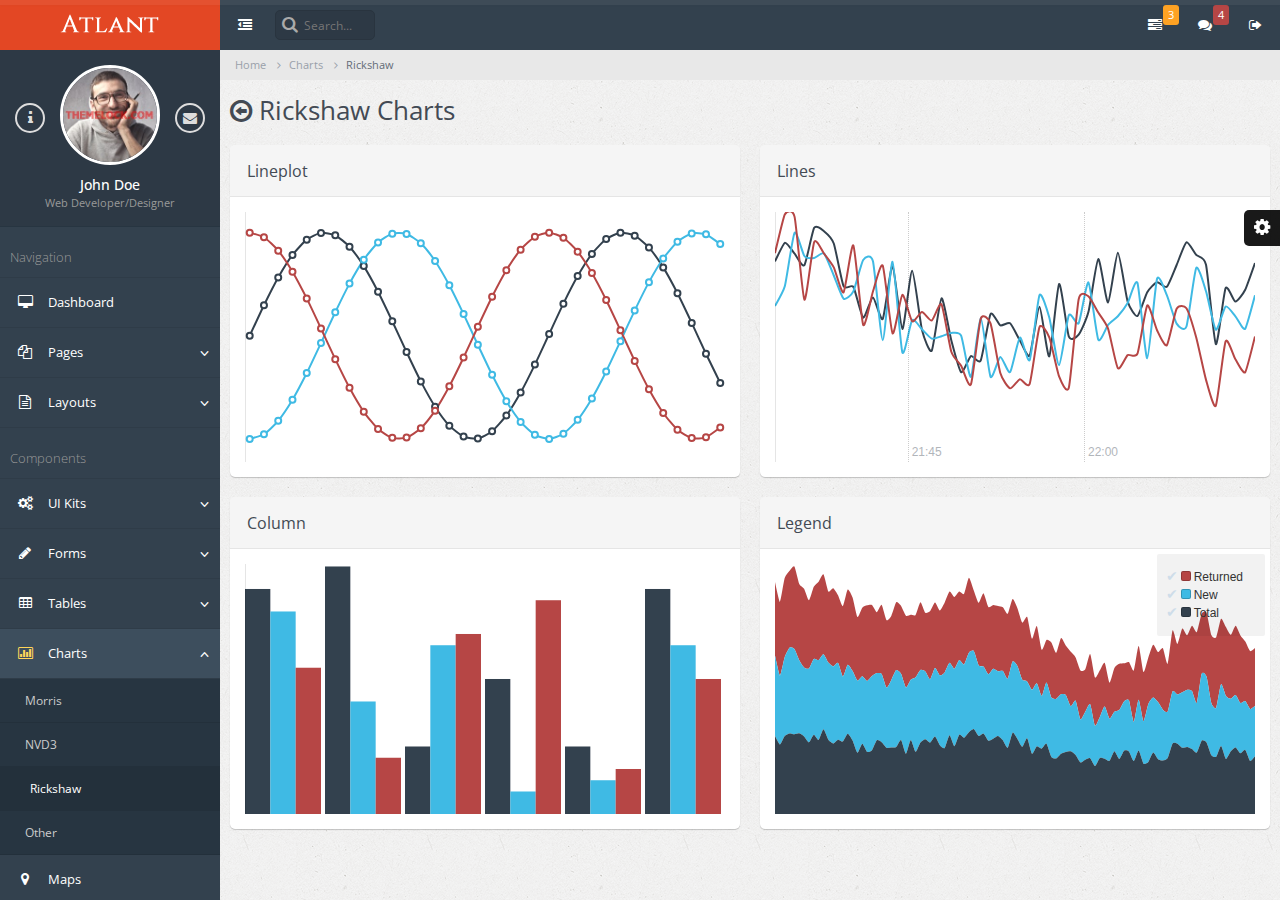
<file: admin/charts-rickshaw.html>
<!DOCTYPE html>
<html lang="en">
    <head>        
        <!-- META SECTION -->
        <title>Atlant - Responsive Bootstrap Admin Template</title>            
        <meta http-equiv="Content-Type" content="text/html; charset=utf-8" />
        <meta http-equiv="X-UA-Compatible" content="IE=edge" />
        <meta name="viewport" content="width=device-width, initial-scale=1" />
        
        <link rel="icon" href="favicon.ico" type="image/x-icon" />
        <!-- END META SECTION -->
        
        <!-- CSS INCLUDE -->        
        <link rel="stylesheet" type="text/css" id="theme" href="css/theme-default.css"/>
        <!-- EOF CSS INCLUDE -->                       
    </head>
    <body>
        <!-- START PAGE CONTAINER -->
        <div class="page-container">
            
            <!-- START PAGE SIDEBAR -->
            <div class="page-sidebar">
                <!-- START X-NAVIGATION -->
                <ul class="x-navigation">
                    <li class="xn-logo">
                        <a href="index.html">ATLANT</a>
                        <a href="#" class="x-navigation-control"></a>
                    </li>
                    <li class="xn-profile">
                        <a href="#" class="profile-mini">
                            <img src="assets/images/users/avatar.jpg" alt="John Doe"/>
                        </a>
                        <div class="profile">
                            <div class="profile-image">
                                <img src="assets/images/users/avatar.jpg" alt="John Doe"/>
                            </div>
                            <div class="profile-data">
                                <div class="profile-data-name">John Doe</div>
                                <div class="profile-data-title">Web Developer/Designer</div>
                            </div>
                            <div class="profile-controls">
                                <a href="pages-profile.html" class="profile-control-left"><span class="fa fa-info"></span></a>
                                <a href="pages-messages.html" class="profile-control-right"><span class="fa fa-envelope"></span></a>
                            </div>
                        </div>                                                                        
                    </li>
                    <li class="xn-title">Navigation</li>                    
                    <li>
                        <a href="index.html"><span class="fa fa-desktop"></span> <span class="xn-text">Dashboard</span></a>
                    </li>
                    <li class="xn-openable">
                        <a href="#"><span class="fa fa-files-o"></span> <span class="xn-text">Pages</span></a>
                        <ul>
                            <li><a href="pages-gallery.html"><span class="fa fa-image"></span> Gallery</a></li>
                            <li><a href="pages-profile.html"><span class="fa fa-user"></span> Profile</a></li>
                            <li><a href="pages-address-book.html"><span class="fa fa-users"></span> Address Book</a></li>
                            <li class="xn-openable">
                                <a href="#"><span class="fa fa-clock-o"></span> Timeline</a>
                                <ul>
                                    <li><a href="pages-timeline.html"><span class="fa fa-align-center"></span> Default</a></li>
                                    <li><a href="pages-timeline-simple.html"><span class="fa fa-align-justify"></span> Full Width</a></li>
                                </ul>
                            </li>
                            <li class="xn-openable">
                                <a href="#"><span class="fa fa-envelope"></span> Mailbox</a>
                                <ul>
                                    <li><a href="pages-mailbox-inbox.html"><span class="fa fa-inbox"></span> Inbox</a></li>
                                    <li><a href="pages-mailbox-message.html"><span class="fa fa-file-text"></span> Message</a></li>
                                    <li><a href="pages-mailbox-compose.html"><span class="fa fa-pencil"></span> Compose</a></li>
                                </ul>
                            </li>
                            <li><a href="pages-messages.html"><span class="fa fa-comments"></span> Messages</a></li>
                            <li><a href="pages-calendar.html"><span class="fa fa-calendar"></span> Calendar</a></li>
                            <li><a href="pages-tasks.html"><span class="fa fa-edit"></span> Tasks</a></li>
                            <li><a href="pages-content-table.html"><span class="fa fa-columns"></span> Content Table</a></li>
                            <li><a href="pages-faq.html"><span class="fa fa-question-circle"></span> FAQ</a></li>
                            <li><a href="pages-search.html"><span class="fa fa-search"></span> Search</a></li>
                            <li class="xn-openable">
                                <a href="#"><span class="fa fa-file"></span> Blog</a>
                                
                                <ul>                                    
                                    <li><a href="pages-blog-list.html"><span class="fa fa-copy"></span> List of Posts</a></li>
                                    <li><a href="pages-blog-post.html"><span class="fa fa-file-o"></span>Single Post</a></li>
                                </ul>
                            </li>
                            <li class="xn-openable">
                                <a href="#"><span class="fa fa-sign-in"></span> Login</a>
                                <ul>                                    
                                    <li><a href="pages-login.html">App Login</a></li>
                                    <li><a href="pages-login-website.html">Website Login</a></li>
                                    <li><a href="pages-login-website-light.html"> Website Login Light</a></li>
                                </ul>
                            </li>                            
                            <li class="xn-openable">
                                <a href="#"><span class="fa fa-warning"></span> Error Pages</a>
                                <ul>                                    
                                    <li><a href="pages-error-404.html">Error 404 Sample 1</a></li>
                                    <li><a href="pages-error-404-2.html">Error 404 Sample 2</a></li>
                                    <li><a href="pages-error-500.html"> Error 500</a></li>
                                </ul>
                            </li>                            
                        </ul>
                    </li>
                    <li class="xn-openable">
                        <a href="#"><span class="fa fa-file-text-o"></span> <span class="xn-text">Layouts</span></a>
                        <ul>
                            <li><a href="layout-boxed.html">Boxed</a></li>
                            <li><a href="layout-nav-toggled.html">Navigation Toggled</a></li>
                            <li><a href="layout-nav-top.html">Navigation Top</a></li>
                            <li><a href="layout-nav-right.html">Navigation Right</a></li>
                            <li><a href="layout-nav-top-fixed.html">Top Navigation Fixed</a></li>                            
                            <li><a href="layout-nav-custom.html">Custom Navigation</a></li>
                            <li><a href="layout-frame-left.html">Frame Left Column</a></li>
                            <li><a href="layout-frame-right.html">Frame Right Column</a></li>
                            <li><a href="layout-search-left.html">Search Left Side</a></li>
                            <li><a href="blank.html">Blank Page</a></li>
                        </ul>
                    </li>                  
                    <li class="xn-title">Components</li>                    
                    <li class="xn-openable">
                        <a href="#"><span class="fa fa-cogs"></span> <span class="xn-text">UI Kits</span></a>
                        <ul>
                            <li><a href="ui-widgets.html"><span class="fa fa-heart"></span> Widgets</a></li>
                            <li><a href="ui-elements.html"><span class="fa fa-cogs"></span> Elements</a></li>
                            <li><a href="ui-buttons.html"><span class="fa fa-square-o"></span> Buttons</a></li>                            
                            <li><a href="ui-panels.html"><span class="fa fa-pencil-square-o"></span> Panels</a></li>
                            <li><a href="ui-icons.html"><span class="fa fa-magic"></span> Icons</a><div class="informer informer-warning">+679</div></li>
                            <li><a href="ui-typography.html"><span class="fa fa-pencil"></span> Typography</a></li>
                            <li><a href="ui-portlet.html"><span class="fa fa-th"></span> Portlet</a></li>
                            <li><a href="ui-sliders.html"><span class="fa fa-arrows-h"></span> Sliders</a></li>
                            <li><a href="ui-alerts-popups.html"><span class="fa fa-warning"></span> Alerts & Popups</a></li>                            
                            <li><a href="ui-lists.html"><span class="fa fa-list-ul"></span> Lists</a></li>
                            <li><a href="ui-tour.html"><span class="fa fa-random"></span> Tour</a></li>
                        </ul>
                    </li>                    
                    <li class="xn-openable">
                        <a href="#"><span class="fa fa-pencil"></span> <span class="xn-text">Forms</span></a>
                        <ul>
                            <li>
                                <a href="form-layouts-two-column.html"><span class="fa fa-tasks"></span> Form Layouts</a>
                                <div class="informer informer-danger">New</div>
                                <ul>
                                    <li><a href="form-layouts-one-column.html"><span class="fa fa-align-justify"></span> One Column</a></li>
                                    <li><a href="form-layouts-two-column.html"><span class="fa fa-th-large"></span> Two Column</a></li>
                                    <li><a href="form-layouts-tabbed.html"><span class="fa fa-table"></span> Tabbed</a></li>
                                    <li><a href="form-layouts-separated.html"><span class="fa fa-th-list"></span> Separated Rows</a></li>
                                </ul> 
                            </li>
                            <li><a href="form-elements.html"><span class="fa fa-file-text-o"></span> Elements</a></li>
                            <li><a href="form-validation.html"><span class="fa fa-list-alt"></span> Validation</a></li>
                            <li><a href="form-wizards.html"><span class="fa fa-arrow-right"></span> Wizards</a></li>
                            <li><a href="form-editors.html"><span class="fa fa-text-width"></span> WYSIWYG Editors</a></li>
                            <li><a href="form-file-handling.html"><span class="fa fa-floppy-o"></span> File Handling</a></li>
                        </ul>
                    </li>
                    <li class="xn-openable">
                        <a href="tables.html"><span class="fa fa-table"></span> <span class="xn-text">Tables</span></a>
                        <ul>                            
                            <li><a href="table-basic.html"><span class="fa fa-align-justify"></span> Basic</a></li>
                            <li><a href="table-datatables.html"><span class="fa fa-sort-alpha-desc"></span> Data Tables</a></li>
                            <li><a href="table-export.html"><span class="fa fa-download"></span> Export Tables</a></li>                            
                        </ul>
                    </li>
                    <li class="xn-openable active">
                        <a href="#"><span class="fa fa-bar-chart-o"></span> <span class="xn-text">Charts</span></a>
                        <ul>
                            <li><a href="charts-morris.html"><span class="xn-text">Morris</span></a></li>
                            <li><a href="charts-nvd3.html"><span class="xn-text">NVD3</span></a></li>
                            <li class="active"><a href="charts-rickshaw.html"><span class="xn-text">Rickshaw</span></a></li>
                            <li><a href="charts-other.html"><span class="xn-text">Other</span></a></li>
                        </ul>
                    </li>          
                    <li>
                        <a href="maps.html"><span class="fa fa-map-marker"></span> <span class="xn-text">Maps</span></a>
                    </li>                    
                    <li class="xn-openable">
                        <a href="#"><span class="fa fa-sitemap"></span> <span class="xn-text">Navigation Levels</span></a>
                        <ul>                            
                            <li class="xn-openable">
                                <a href="#">Second Level</a>
                                <ul>
                                    <li class="xn-openable">
                                        <a href="#">Third Level</a>
                                        <ul>
                                            <li class="xn-openable">
                                                <a href="#">Fourth Level</a>
                                                <ul>
                                                    <li><a href="#">Fifth Level</a></li>
                                                </ul>
                                            </li>
                                        </ul>
                                    </li>
                                </ul>
                            </li>                            
                        </ul>
                    </li>                    
                </ul>
                <!-- END X-NAVIGATION -->
            </div>
            <!-- END PAGE SIDEBAR -->
            
            <!-- PAGE CONTENT -->
            <div class="page-content">
                
                <!-- START X-NAVIGATION VERTICAL -->
                <ul class="x-navigation x-navigation-horizontal x-navigation-panel">
                    <!-- TOGGLE NAVIGATION -->
                    <li class="xn-icon-button">
                        <a href="#" class="x-navigation-minimize"><span class="fa fa-dedent"></span></a>
                    </li>
                    <!-- END TOGGLE NAVIGATION -->
                    <!-- SEARCH -->
                    <li class="xn-search">
                        <form role="form">
                            <input type="text" name="search" placeholder="Search..."/>
                        </form>
                    </li>   
                    <!-- END SEARCH -->
                    <!-- SIGN OUT -->
                    <li class="xn-icon-button pull-right">
                        <a href="#" class="mb-control" data-box="#mb-signout"><span class="fa fa-sign-out"></span></a>                        
                    </li> 
                    <!-- END SIGN OUT -->
                    <!-- MESSAGES -->
                    <li class="xn-icon-button pull-right">
                        <a href="#"><span class="fa fa-comments"></span></a>
                        <div class="informer informer-danger">4</div>
                        <div class="panel panel-primary animated zoomIn xn-drop-left xn-panel-dragging">
                            <div class="panel-heading">
                                <h3 class="panel-title"><span class="fa fa-comments"></span> Messages</h3>                                
                                <div class="pull-right">
                                    <span class="label label-danger">4 new</span>
                                </div>
                            </div>
                            <div class="panel-body list-group list-group-contacts scroll" style="height: 200px;">
                                <a href="#" class="list-group-item">
                                    <div class="list-group-status status-online"></div>
                                    <img src="assets/images/users/user2.jpg" class="pull-left" alt="John Doe"/>
                                    <span class="contacts-title">John Doe</span>
                                    <p>Praesent placerat tellus id augue condimentum</p>
                                </a>
                                <a href="#" class="list-group-item">
                                    <div class="list-group-status status-away"></div>
                                    <img src="assets/images/users/user.jpg" class="pull-left" alt="Dmitry Ivaniuk"/>
                                    <span class="contacts-title">Dmitry Ivaniuk</span>
                                    <p>Donec risus sapien, sagittis et magna quis</p>
                                </a>
                                <a href="#" class="list-group-item">
                                    <div class="list-group-status status-away"></div>
                                    <img src="assets/images/users/user3.jpg" class="pull-left" alt="Nadia Ali"/>
                                    <span class="contacts-title">Nadia Ali</span>
                                    <p>Mauris vel eros ut nunc rhoncus cursus sed</p>
                                </a>
                                <a href="#" class="list-group-item">
                                    <div class="list-group-status status-offline"></div>
                                    <img src="assets/images/users/user6.jpg" class="pull-left" alt="Darth Vader"/>
                                    <span class="contacts-title">Darth Vader</span>
                                    <p>I want my money back!</p>
                                </a>
                            </div>     
                            <div class="panel-footer text-center">
                                <a href="pages-messages.html">Show all messages</a>
                            </div>                            
                        </div>                        
                    </li>
                    <!-- END MESSAGES -->
                    <!-- TASKS -->
                    <li class="xn-icon-button pull-right">
                        <a href="#"><span class="fa fa-tasks"></span></a>
                        <div class="informer informer-warning">3</div>
                        <div class="panel panel-primary animated zoomIn xn-drop-left xn-panel-dragging">
                            <div class="panel-heading">
                                <h3 class="panel-title"><span class="fa fa-tasks"></span> Tasks</h3>                                
                                <div class="pull-right">
                                    <span class="label label-warning">3 active</span>
                                </div>
                            </div>
                            <div class="panel-body list-group scroll" style="height: 200px;">                                
                                <a class="list-group-item" href="#">
                                    <strong>Phasellus augue arcu, elementum</strong>
                                    <div class="progress progress-small progress-striped active">
                                        <div class="progress-bar progress-bar-danger" role="progressbar" aria-valuenow="50" aria-valuemin="0" aria-valuemax="100" style="width: 50%;">50%</div>
                                    </div>
                                    <small class="text-muted">John Doe, 25 Sep 2014 / 50%</small>
                                </a>
                                <a class="list-group-item" href="#">
                                    <strong>Aenean ac cursus</strong>
                                    <div class="progress progress-small progress-striped active">
                                        <div class="progress-bar progress-bar-warning" role="progressbar" aria-valuenow="80" aria-valuemin="0" aria-valuemax="100" style="width: 80%;">80%</div>
                                    </div>
                                    <small class="text-muted">Dmitry Ivaniuk, 24 Sep 2014 / 80%</small>
                                </a>
                                <a class="list-group-item" href="#">
                                    <strong>Lorem ipsum dolor</strong>
                                    <div class="progress progress-small progress-striped active">
                                        <div class="progress-bar progress-bar-success" role="progressbar" aria-valuenow="95" aria-valuemin="0" aria-valuemax="100" style="width: 95%;">95%</div>
                                    </div>
                                    <small class="text-muted">John Doe, 23 Sep 2014 / 95%</small>
                                </a>
                                <a class="list-group-item" href="#">
                                    <strong>Cras suscipit ac quam at tincidunt.</strong>
                                    <div class="progress progress-small">
                                        <div class="progress-bar" role="progressbar" aria-valuenow="100" aria-valuemin="0" aria-valuemax="100" style="width: 100%;">100%</div>
                                    </div>
                                    <small class="text-muted">John Doe, 21 Sep 2014 /</small><small class="text-success"> Done</small>
                                </a>                                
                            </div>     
                            <div class="panel-footer text-center">
                                <a href="pages-tasks.html">Show all tasks</a>
                            </div>                            
                        </div>                        
                    </li>
                    <!-- END TASKS -->
                </ul>
                <!-- END X-NAVIGATION VERTICAL -->                    
                
                <!-- START BREADCRUMB -->
                <ul class="breadcrumb">
                    <li><a href="#">Home</a></li>
                    <li><a href="#">Charts</a></li>
                    <li class="active">Rickshaw</li>
                </ul>
                <!-- END BREADCRUMB -->                
                                
                <!-- PAGE TITLE -->
                <div class="page-title">                    
                    <h2><span class="fa fa-arrow-circle-o-left"></span> Rickshaw Charts</h2>
                </div>
                <!-- END PAGE TITLE -->                

                <!-- PAGE CONTENT WRAPPER -->
                <div class="page-content-wrap">
                    
                    <div class="row">
                        
                        <div class="col-md-6">
                            <div class="panel panel-default">
                                <div class="panel-heading">
                                    <h3 class="panel-title">Lineplot</h3>
                                </div>
                                <div class="panel-body">                                    
                                    <div id="charts-lineplot"></div>
                                </div>
                            </div>
                        </div>
                        
                        <div class="col-md-6">
                            <div class="panel panel-default">
                                <div class="panel-heading">
                                    <h3 class="panel-title">Lines</h3>
                                </div>
                                <div class="panel-body">                                    
                                    <div id="charts-lines"></div>
                                </div>
                            </div>                            
                        </div>
                        
                    </div>
                    
                    <div class="row">
                        
                        <div class="col-md-6">
                            <div class="panel panel-default">
                                <div class="panel-heading">
                                    <h3 class="panel-title">Column</h3>
                                </div>
                                <div class="panel-body">                                    
                                    <div id="charts-column"></div>
                                </div>
                            </div>                                                        
                        </div>
                        
                        <div class="col-md-6">
                            <div class="panel panel-default">
                                <div class="panel-heading">
                                    <h3 class="panel-title">Legend</h3>
                                </div>
                                <div class="panel-body">                                    
                                    <div id="charts-legend"></div>
                                    <div class="chart-legend">
                                        <div id="legend"></div>
                                    </div>
                                </div>
                            </div>                            
                        </div>
                        
                    </div>                    
                    
                </div>
                <!-- END PAGE CONTENT WRAPPER -->                
            </div>            
            <!-- END PAGE CONTENT -->
        </div>
        <!-- END PAGE CONTAINER -->
        
        <!-- MESSAGE BOX-->
        <div class="message-box animated fadeIn" data-sound="alert" id="mb-signout">
            <div class="mb-container">
                <div class="mb-middle">
                    <div class="mb-title"><span class="fa fa-sign-out"></span> Log <strong>Out</strong> ?</div>
                    <div class="mb-content">
                        <p>Are you sure you want to log out?</p>                    
                        <p>Press No if youwant to continue work. Press Yes to logout current user.</p>
                    </div>
                    <div class="mb-footer">
                        <div class="pull-right">
                            <a href="pages-login.html" class="btn btn-success btn-lg">Yes</a>
                            <button class="btn btn-default btn-lg mb-control-close">No</button>
                        </div>
                    </div>
                </div>
            </div>
        </div>
        <!-- END MESSAGE BOX-->

        <!-- START PRELOADS -->
        <audio id="audio-alert" src="audio/alert.mp3" preload="auto"></audio>
        <audio id="audio-fail" src="audio/fail.mp3" preload="auto"></audio>
        <!-- END PRELOADS -->               
        
    <!-- START SCRIPTS -->
        <!-- START PLUGINS -->
        <script type="text/javascript" src="js/plugins/jquery/jquery.min.js"></script>
        <script type="text/javascript" src="js/plugins/jquery/jquery-ui.min.js"></script>
        <script type="text/javascript" src="js/plugins/bootstrap/bootstrap.min.js"></script>        
        <!-- END PLUGINS -->
        
        <!-- START THIS PAGE PLUGINS-->        
        <script type='text/javascript' src='js/plugins/icheck/icheck.min.js'></script>
        <script type="text/javascript" src="js/plugins/mcustomscrollbar/jquery.mCustomScrollbar.min.js"></script>
        
        <script type="text/javascript" src="js/plugins/rickshaw/d3.v3.js"></script>
        <script type="text/javascript" src="js/plugins/rickshaw/rickshaw.min.js"></script>     
        <!-- END THIS PAGE PLUGINS-->        
        
        <!-- START TEMPLATE -->
        <script type="text/javascript" src="js/settings.js"></script>
        
        <script type="text/javascript" src="js/plugins.js"></script>        
        <script type="text/javascript" src="js/actions.js"></script>
        <script type="text/javascript" src="js/demo_charts_rickshaw.js"></script>
        <!-- END TEMPLATE -->
    <!-- END SCRIPTS -->        
    </body>
</html>
</file>
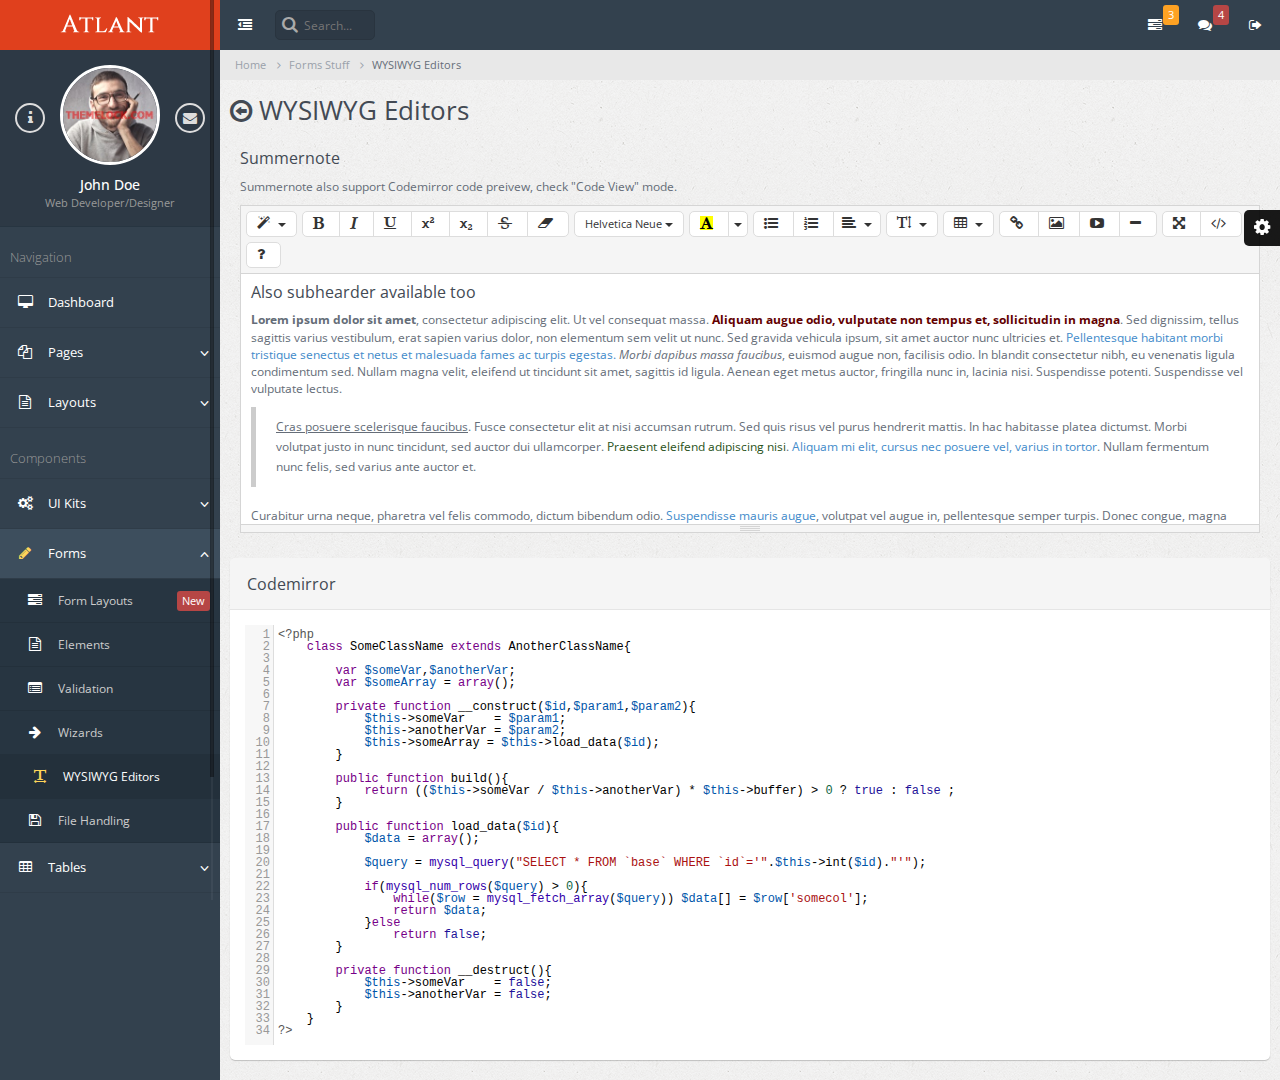
<file: admin/form-editors.html>
<!DOCTYPE html>
<html lang="en">
    <head>        
        <!-- META SECTION -->
        <title>Atlant - Responsive Bootstrap Admin Template</title>            
        <meta http-equiv="Content-Type" content="text/html; charset=utf-8" />
        <meta http-equiv="X-UA-Compatible" content="IE=edge" />
        <meta name="viewport" content="width=device-width, initial-scale=1" />
        
        <link rel="icon" href="favicon.ico" type="image/x-icon" />
        <!-- END META SECTION -->
        
        <!-- CSS INCLUDE -->        
        <link rel="stylesheet" type="text/css" id="theme" href="css/theme-default.css"/>
        <!-- EOF CSS INCLUDE -->                   
    </head>
    <body>
        <!-- START PAGE CONTAINER -->
        <div class="page-container">
            
            <!-- START PAGE SIDEBAR -->
            <div class="page-sidebar">
                <!-- START X-NAVIGATION -->
                <ul class="x-navigation">
                    <li class="xn-logo">
                        <a href="index.html">ATLANT</a>
                        <a href="#" class="x-navigation-control"></a>
                    </li>
                    <li class="xn-profile">
                        <a href="#" class="profile-mini">
                            <img src="assets/images/users/avatar.jpg" alt="John Doe"/>
                        </a>
                        <div class="profile">
                            <div class="profile-image">
                                <img src="assets/images/users/avatar.jpg" alt="John Doe"/>
                            </div>
                            <div class="profile-data">
                                <div class="profile-data-name">John Doe</div>
                                <div class="profile-data-title">Web Developer/Designer</div>
                            </div>
                            <div class="profile-controls">
                                <a href="pages-profile.html" class="profile-control-left"><span class="fa fa-info"></span></a>
                                <a href="pages-messages.html" class="profile-control-right"><span class="fa fa-envelope"></span></a>
                            </div>
                        </div>                                                                        
                    </li>
                    <li class="xn-title">Navigation</li>                    
                    <li>
                        <a href="index.html"><span class="fa fa-desktop"></span> <span class="xn-text">Dashboard</span></a>
                    </li>
                    <li class="xn-openable">
                        <a href="#"><span class="fa fa-files-o"></span> <span class="xn-text">Pages</span></a>
                        <ul>
                            <li><a href="pages-gallery.html"><span class="fa fa-image"></span> Gallery</a></li>
                            <li><a href="pages-profile.html"><span class="fa fa-user"></span> Profile</a></li>
                            <li><a href="pages-address-book.html"><span class="fa fa-users"></span> Address Book</a></li>
                            <li class="xn-openable">
                                <a href="#"><span class="fa fa-clock-o"></span> Timeline</a>
                                <ul>
                                    <li><a href="pages-timeline.html"><span class="fa fa-align-center"></span> Default</a></li>
                                    <li><a href="pages-timeline-simple.html"><span class="fa fa-align-justify"></span> Full Width</a></li>
                                </ul>
                            </li>
                            <li class="xn-openable">
                                <a href="#"><span class="fa fa-envelope"></span> Mailbox</a>
                                <ul>
                                    <li><a href="pages-mailbox-inbox.html"><span class="fa fa-inbox"></span> Inbox</a></li>
                                    <li><a href="pages-mailbox-message.html"><span class="fa fa-file-text"></span> Message</a></li>
                                    <li><a href="pages-mailbox-compose.html"><span class="fa fa-pencil"></span> Compose</a></li>
                                </ul>
                            </li>
                            <li><a href="pages-messages.html"><span class="fa fa-comments"></span> Messages</a></li>
                            <li><a href="pages-calendar.html"><span class="fa fa-calendar"></span> Calendar</a></li>
                            <li><a href="pages-tasks.html"><span class="fa fa-edit"></span> Tasks</a></li>
                            <li><a href="pages-content-table.html"><span class="fa fa-columns"></span> Content Table</a></li>
                            <li><a href="pages-faq.html"><span class="fa fa-question-circle"></span> FAQ</a></li>
                            <li><a href="pages-search.html"><span class="fa fa-search"></span> Search</a></li>
                            <li class="xn-openable">
                                <a href="#"><span class="fa fa-file"></span> Blog</a>
                                
                                <ul>                                    
                                    <li><a href="pages-blog-list.html"><span class="fa fa-copy"></span> List of Posts</a></li>
                                    <li><a href="pages-blog-post.html"><span class="fa fa-file-o"></span>Single Post</a></li>
                                </ul>
                            </li>
                            <li class="xn-openable">
                                <a href="#"><span class="fa fa-sign-in"></span> Login</a>
                                <ul>                                    
                                    <li><a href="pages-login.html">App Login</a></li>
                                    <li><a href="pages-login-website.html">Website Login</a></li>
                                    <li><a href="pages-login-website-light.html"> Website Login Light</a></li>
                                </ul>
                            </li>                            
                            <li class="xn-openable">
                                <a href="#"><span class="fa fa-warning"></span> Error Pages</a>
                                <ul>                                    
                                    <li><a href="pages-error-404.html">Error 404 Sample 1</a></li>
                                    <li><a href="pages-error-404-2.html">Error 404 Sample 2</a></li>
                                    <li><a href="pages-error-500.html"> Error 500</a></li>
                                </ul>
                            </li>                            
                        </ul>
                    </li>
                    <li class="xn-openable">
                        <a href="#"><span class="fa fa-file-text-o"></span> <span class="xn-text">Layouts</span></a>
                        <ul>
                            <li><a href="layout-boxed.html">Boxed</a></li>
                            <li><a href="layout-nav-toggled.html">Navigation Toggled</a></li>
                            <li><a href="layout-nav-top.html">Navigation Top</a></li>
                            <li><a href="layout-nav-right.html">Navigation Right</a></li>
                            <li><a href="layout-nav-top-fixed.html">Top Navigation Fixed</a></li>                            
                            <li><a href="layout-nav-custom.html">Custom Navigation</a></li>
                            <li><a href="layout-frame-left.html">Frame Left Column</a></li>
                            <li><a href="layout-frame-right.html">Frame Right Column</a></li>
                            <li><a href="layout-search-left.html">Search Left Side</a></li>
                            <li><a href="blank.html">Blank Page</a></li>
                        </ul>
                    </li>               
                    <li class="xn-title">Components</li>                    
                    <li class="xn-openable">
                        <a href="#"><span class="fa fa-cogs"></span> <span class="xn-text">UI Kits</span></a>
                        <ul>
                            <li><a href="ui-widgets.html"><span class="fa fa-heart"></span> Widgets</a></li>                            
                            <li><a href="ui-elements.html"><span class="fa fa-cogs"></span> Elements</a></li>
                            <li><a href="ui-buttons.html"><span class="fa fa-square-o"></span> Buttons</a></li>                            
                            <li><a href="ui-panels.html"><span class="fa fa-pencil-square-o"></span> Panels</a></li>
                            <li><a href="ui-icons.html"><span class="fa fa-magic"></span> Icons</a><div class="informer informer-warning">+679</div></li>
                            <li><a href="ui-typography.html"><span class="fa fa-pencil"></span> Typography</a></li>
                            <li><a href="ui-portlet.html"><span class="fa fa-th"></span> Portlet</a></li>
                            <li><a href="ui-sliders.html"><span class="fa fa-arrows-h"></span> Sliders</a></li>
                            <li><a href="ui-alerts-popups.html"><span class="fa fa-warning"></span> Alerts & Popups</a></li>                            
                            <li><a href="ui-lists.html"><span class="fa fa-list-ul"></span> Lists</a></li>
                            <li><a href="ui-tour.html"><span class="fa fa-random"></span> Tour</a></li>
                        </ul>
                    </li>                    
                    <li class="xn-openable active">
                        <a href="#"><span class="fa fa-pencil"></span> <span class="xn-text">Forms</span></a>
                        <ul>
                            <li>
                                <a href="form-layouts-two-column.html"><span class="fa fa-tasks"></span> Form Layouts</a>
                                <div class="informer informer-danger">New</div>
                                <ul>
                                    <li><a href="form-layouts-one-column.html"><span class="fa fa-align-justify"></span> One Column</a></li>
                                    <li><a href="form-layouts-two-column.html"><span class="fa fa-th-large"></span> Two Column</a></li>
                                    <li><a href="form-layouts-tabbed.html"><span class="fa fa-table"></span> Tabbed</a></li>
                                    <li><a href="form-layouts-separated.html"><span class="fa fa-th-list"></span> Separated Rows</a></li>
                                </ul> 
                            </li>
                            <li><a href="form-elements.html"><span class="fa fa-file-text-o"></span> Elements</a></li>
                            <li><a href="form-validation.html"><span class="fa fa-list-alt"></span> Validation</a></li>
                            <li><a href="form-wizards.html"><span class="fa fa-arrow-right"></span> Wizards</a></li>
                            <li class="active"><a href="form-editors.html"><span class="fa fa-text-width"></span> WYSIWYG Editors</a></li>
                            <li><a href="form-file-handling.html"><span class="fa fa-floppy-o"></span> File Handling</a></li>
                        </ul>
                    </li>
                    <li class="xn-openable">
                        <a href="tables.html"><span class="fa fa-table"></span> <span class="xn-text">Tables</span></a>
                        <ul>                            
                            <li><a href="table-basic.html"><span class="fa fa-align-justify"></span> Basic</a></li>
                            <li><a href="table-datatables.html"><span class="fa fa-sort-alpha-desc"></span> Data Tables</a></li>
                            <li><a href="table-export.html"><span class="fa fa-download"></span> Export Tables</a></li>                            
                        </ul>
                    </li>
                    <li class="xn-openable">
                        <a href="#"><span class="fa fa-bar-chart-o"></span> <span class="xn-text">Charts</span></a>
                        <ul>
                            <li><a href="charts-morris.html"><span class="xn-text">Morris</span></a></li>
                            <li><a href="charts-nvd3.html"><span class="xn-text">NVD3</span></a></li>
                            <li><a href="charts-rickshaw.html"><span class="xn-text">Rickshaw</span></a></li>
                            <li><a href="charts-other.html"><span class="xn-text">Other</span></a></li>
                        </ul>
                    </li>     
                    <li>
                        <a href="maps.html"><span class="fa fa-map-marker"></span> <span class="xn-text">Maps</span></a>
                    </li>                    
                    <li class="xn-openable">
                        <a href="#"><span class="fa fa-sitemap"></span> <span class="xn-text">Navigation Levels</span></a>
                        <ul>                            
                            <li class="xn-openable">
                                <a href="#">Second Level</a>
                                <ul>
                                    <li class="xn-openable">
                                        <a href="#">Third Level</a>
                                        <ul>
                                            <li class="xn-openable">
                                                <a href="#">Fourth Level</a>
                                                <ul>
                                                    <li><a href="#">Fifth Level</a></li>
                                                </ul>
                                            </li>
                                        </ul>
                                    </li>
                                </ul>
                            </li>                            
                        </ul>
                    </li>                    
                </ul>
                <!-- END X-NAVIGATION -->
            </div>
            <!-- END PAGE SIDEBAR -->
            
            <!-- PAGE CONTENT -->
            <div class="page-content">
                
                <!-- START X-NAVIGATION VERTICAL -->
                <ul class="x-navigation x-navigation-horizontal x-navigation-panel">
                    <!-- TOGGLE NAVIGATION -->
                    <li class="xn-icon-button">
                        <a href="#" class="x-navigation-minimize"><span class="fa fa-dedent"></span></a>
                    </li>
                    <!-- END TOGGLE NAVIGATION -->
                    <!-- SEARCH -->
                    <li class="xn-search">
                        <form role="form">
                            <input type="text" name="search" placeholder="Search..."/>
                        </form>
                    </li>   
                    <!-- END SEARCH -->
                    <!-- SIGN OUT -->
                    <li class="xn-icon-button pull-right">
                        <a href="#" class="mb-control" data-box="#mb-signout"><span class="fa fa-sign-out"></span></a>                        
                    </li> 
                    <!-- END SIGN OUT -->
                    <!-- MESSAGES -->
                    <li class="xn-icon-button pull-right">
                        <a href="#"><span class="fa fa-comments"></span></a>
                        <div class="informer informer-danger">4</div>
                        <div class="panel panel-primary animated zoomIn xn-drop-left xn-panel-dragging">
                            <div class="panel-heading">
                                <h3 class="panel-title"><span class="fa fa-comments"></span> Messages</h3>                                
                                <div class="pull-right">
                                    <span class="label label-danger">4 new</span>
                                </div>
                            </div>
                            <div class="panel-body list-group list-group-contacts scroll" style="height: 200px;">
                                <a href="#" class="list-group-item">
                                    <div class="list-group-status status-online"></div>
                                    <img src="assets/images/users/user2.jpg" class="pull-left" alt="John Doe"/>
                                    <span class="contacts-title">John Doe</span>
                                    <p>Praesent placerat tellus id augue condimentum</p>
                                </a>
                                <a href="#" class="list-group-item">
                                    <div class="list-group-status status-away"></div>
                                    <img src="assets/images/users/user.jpg" class="pull-left" alt="Dmitry Ivaniuk"/>
                                    <span class="contacts-title">Dmitry Ivaniuk</span>
                                    <p>Donec risus sapien, sagittis et magna quis</p>
                                </a>
                                <a href="#" class="list-group-item">
                                    <div class="list-group-status status-away"></div>
                                    <img src="assets/images/users/user3.jpg" class="pull-left" alt="Nadia Ali"/>
                                    <span class="contacts-title">Nadia Ali</span>
                                    <p>Mauris vel eros ut nunc rhoncus cursus sed</p>
                                </a>
                                <a href="#" class="list-group-item">
                                    <div class="list-group-status status-offline"></div>
                                    <img src="assets/images/users/user6.jpg" class="pull-left" alt="Darth Vader"/>
                                    <span class="contacts-title">Darth Vader</span>
                                    <p>I want my money back!</p>
                                </a>
                            </div>     
                            <div class="panel-footer text-center">
                                <a href="pages-messages.html">Show all messages</a>
                            </div>                            
                        </div>                        
                    </li>
                    <!-- END MESSAGES -->
                    <!-- TASKS -->
                    <li class="xn-icon-button pull-right">
                        <a href="#"><span class="fa fa-tasks"></span></a>
                        <div class="informer informer-warning">3</div>
                        <div class="panel panel-primary animated zoomIn xn-drop-left xn-panel-dragging">
                            <div class="panel-heading">
                                <h3 class="panel-title"><span class="fa fa-tasks"></span> Tasks</h3>                                
                                <div class="pull-right">
                                    <span class="label label-warning">3 active</span>
                                </div>
                            </div>
                            <div class="panel-body list-group scroll" style="height: 200px;">                                
                                <a class="list-group-item" href="#">
                                    <strong>Phasellus augue arcu, elementum</strong>
                                    <div class="progress progress-small progress-striped active">
                                        <div class="progress-bar progress-bar-danger" role="progressbar" aria-valuenow="50" aria-valuemin="0" aria-valuemax="100" style="width: 50%;">50%</div>
                                    </div>
                                    <small class="text-muted">John Doe, 25 Sep 2014 / 50%</small>
                                </a>
                                <a class="list-group-item" href="#">
                                    <strong>Aenean ac cursus</strong>
                                    <div class="progress progress-small progress-striped active">
                                        <div class="progress-bar progress-bar-warning" role="progressbar" aria-valuenow="80" aria-valuemin="0" aria-valuemax="100" style="width: 80%;">80%</div>
                                    </div>
                                    <small class="text-muted">Dmitry Ivaniuk, 24 Sep 2014 / 80%</small>
                                </a>
                                <a class="list-group-item" href="#">
                                    <strong>Lorem ipsum dolor</strong>
                                    <div class="progress progress-small progress-striped active">
                                        <div class="progress-bar progress-bar-success" role="progressbar" aria-valuenow="95" aria-valuemin="0" aria-valuemax="100" style="width: 95%;">95%</div>
                                    </div>
                                    <small class="text-muted">John Doe, 23 Sep 2014 / 95%</small>
                                </a>
                                <a class="list-group-item" href="#">
                                    <strong>Cras suscipit ac quam at tincidunt.</strong>
                                    <div class="progress progress-small">
                                        <div class="progress-bar" role="progressbar" aria-valuenow="100" aria-valuemin="0" aria-valuemax="100" style="width: 100%;">100%</div>
                                    </div>
                                    <small class="text-muted">John Doe, 21 Sep 2014 /</small><small class="text-success"> Done</small>
                                </a>                                
                            </div>     
                            <div class="panel-footer text-center">
                                <a href="pages-tasks.html">Show all tasks</a>
                            </div>                            
                        </div>                        
                    </li>
                    <!-- END TASKS -->
                </ul>
                <!-- END X-NAVIGATION VERTICAL -->                    
                
                <!-- START BREADCRUMB -->
                <ul class="breadcrumb">
                    <li><a href="#">Home</a></li>
                    <li><a href="#">Forms Stuff</a></li>
                    <li class="active">WYSIWYG Editors</li>
                </ul>
                <!-- END BREADCRUMB -->
                
                <!-- PAGE TITLE -->
                <div class="page-title">                    
                    <h2><span class="fa fa-arrow-circle-o-left"></span> WYSIWYG Editors</h2>
                </div>
                <!-- END PAGE TITLE -->                
                
                <!-- PAGE CONTENT WRAPPER -->
                <div class="page-content-wrap">                
                
                    <div class="row">
                        <div class="col-md-12">

                            <div class="block">
                                <h4>Summernote</h4>

                                    <p>Summernote also support Codemirror code preivew, check "Code View" mode.</p>
                                <textarea class="summernote"><h4>Also subhearder available too</h4>
<p><span style="font-weight: bold;">Lorem ipsum dolor sit amet</span>, consectetur adipiscing elit. Ut vel consequat massa. <span style="color: rgb(99, 0, 0); font-weight: bold;">Aliquam augue odio, vulputate non tempus et, sollicitudin in magna</span>. Sed dignissim, tellus sagittis varius vestibulum, erat sapien varius dolor, non elementum sem velit ut nunc. Sed gravida vehicula ipsum, sit amet auctor nunc ultricies et. <a href="http://#">Pellentesque habitant morbi tristique senectus et netus et malesuada fames ac turpis egestas.</a> <span style="font-style: italic;">Morbi dapibus massa faucibus</span>, euismod augue non, facilisis odio. In blandit consectetur nibh, eu venenatis ligula condimentum sed. Nullam magna velit, eleifend ut tincidunt sit amet, sagittis id ligula. Aenean eget metus auctor, fringilla nunc in, lacinia nisi. Suspendisse potenti. Suspendisse vel vulputate lectus.</p>
<blockquote><span style="text-decoration: underline;">
    Cras posuere scelerisque faucibus</span>. Fusce consectetur elit at nisi accumsan rutrum. Sed quis risus vel purus hendrerit mattis. In hac habitasse platea dictumst. Morbi volutpat justo in nunc tincidunt, sed auctor dui ullamcorper. <span style="color: rgb(41, 82, 24);">Praesent eleifend adipiscing nisi</span>. <a href="http://#">Aliquam mi elit, cursus nec posuere vel, varius in tortor</a>. Nullam fermentum nunc felis, sed varius ante auctor et.
</blockquote>
<p>Curabitur urna neque, pharetra vel felis commodo, dictum bibendum odio.<a href="http://#"> Suspendisse mauris augue</a>, volutpat vel augue in, pellentesque semper turpis. Donec congue, magna quis condimentum facilisis, dolor mauris suscipit enim, eu aliquam risus elit vel diam.</p>
                                

                                    </textarea>
                            </div>

                            <div class="panel panel-default">
                                <div class="panel-heading">
                                    <h3 class="panel-title">Codemirror</h3>                               
                                </div>
                                <div class="panel-body">
<textarea id="codeEditor">
<?php
    class SomeClassName extends AnotherClassName{

        var $someVar,$anotherVar;
        var $someArray = array();

        private function __construct($id,$param1,$param2){
            $this->someVar    = $param1;
            $this->anotherVar = $param2;
            $this->someArray = $this->load_data($id);
        }

        public function build(){
            return (($this->someVar / $this->anotherVar) * $this->buffer) > 0 ? true : false ;
        }

        public function load_data($id){
            $data = array();

            $query = mysql_query("SELECT * FROM `base` WHERE `id`='".$this->int($id)."'");

            if(mysql_num_rows($query) > 0){
                while($row = mysql_fetch_array($query)) $data[] = $row['somecol'];                                
                return $data;    
            }else
                return false;
        }

        private function __destruct(){
            $this->someVar    = false;
            $this->anotherVar = false;
        }
    }
?></textarea>
                                
                                </div>
                            </div>

                        </div>                   
                    </div>
                
                </div>
                <!-- END PAGE CONTENT WRAPPER -->                                
            </div>            
            <!-- END PAGE CONTENT -->
        </div>
        <!-- END PAGE CONTAINER -->
        
        <!-- MESSAGE BOX-->
        <div class="message-box animated fadeIn" data-sound="alert" id="mb-signout">
            <div class="mb-container">
                <div class="mb-middle">
                    <div class="mb-title"><span class="fa fa-sign-out"></span> Log <strong>Out</strong> ?</div>
                    <div class="mb-content">
                        <p>Are you sure you want to log out?</p>                    
                        <p>Press No if youwant to continue work. Press Yes to logout current user.</p>
                    </div>
                    <div class="mb-footer">
                        <div class="pull-right">
                            <a href="pages-login.html" class="btn btn-success btn-lg">Yes</a>
                            <button class="btn btn-default btn-lg mb-control-close">No</button>
                        </div>
                    </div>
                </div>
            </div>
        </div>
        <!-- END MESSAGE BOX-->

        <!-- START PRELOADS -->
        <audio id="audio-alert" src="audio/alert.mp3" preload="auto"></audio>
        <audio id="audio-fail" src="audio/fail.mp3" preload="auto"></audio>
        <!-- END PRELOADS -->                         
        
    <!-- START SCRIPTS -->
        <!-- START PLUGINS -->
        <script type="text/javascript" src="js/plugins/jquery/jquery.min.js"></script>
        <script type="text/javascript" src="js/plugins/jquery/jquery-ui.min.js"></script>
        <script type="text/javascript" src="js/plugins/bootstrap/bootstrap.min.js"></script>
        <!-- END PLUGINS -->
        
        <!-- THIS PAGE PLUGINS -->        
        <script type='text/javascript' src='js/plugins/icheck/icheck.min.js'></script>
        <script type="text/javascript" src="js/plugins/mcustomscrollbar/jquery.mCustomScrollbar.min.js"></script>        
        
        <script type="text/javascript" src="js/plugins/codemirror/codemirror.js"></script>        
        <script type='text/javascript' src="js/plugins/codemirror/mode/htmlmixed/htmlmixed.js"></script>
        <script type='text/javascript' src="js/plugins/codemirror/mode/xml/xml.js"></script>
        <script type='text/javascript' src="js/plugins/codemirror/mode/javascript/javascript.js"></script>
        <script type='text/javascript' src="js/plugins/codemirror/mode/css/css.js"></script>
        <script type='text/javascript' src="js/plugins/codemirror/mode/clike/clike.js"></script>
        <script type='text/javascript' src="js/plugins/codemirror/mode/php/php.js"></script>    

        <script type="text/javascript" src="js/plugins/summernote/summernote.js"></script>
        <!-- END PAGE PLUGINS -->
        
        <!-- START TEMPLATE -->
        <script type="text/javascript" src="js/settings.js"></script>
        
        <script type="text/javascript" src="js/plugins.js"></script>        
        <script type="text/javascript" src="js/actions.js"></script>        
        <!-- END TEMPLATE -->
        
        <script>
            var editor = CodeMirror.fromTextArea(document.getElementById("codeEditor"), {
                lineNumbers: true,
                matchBrackets: true,
                mode: "application/x-httpd-php",
                indentUnit: 4,
                indentWithTabs: true,
                enterMode: "keep",
                tabMode: "shift"                                                
            });
            editor.setSize('100%','420px');
        </script>                
    <!-- END SCRIPTS -->
    </body>
</html>
</file>
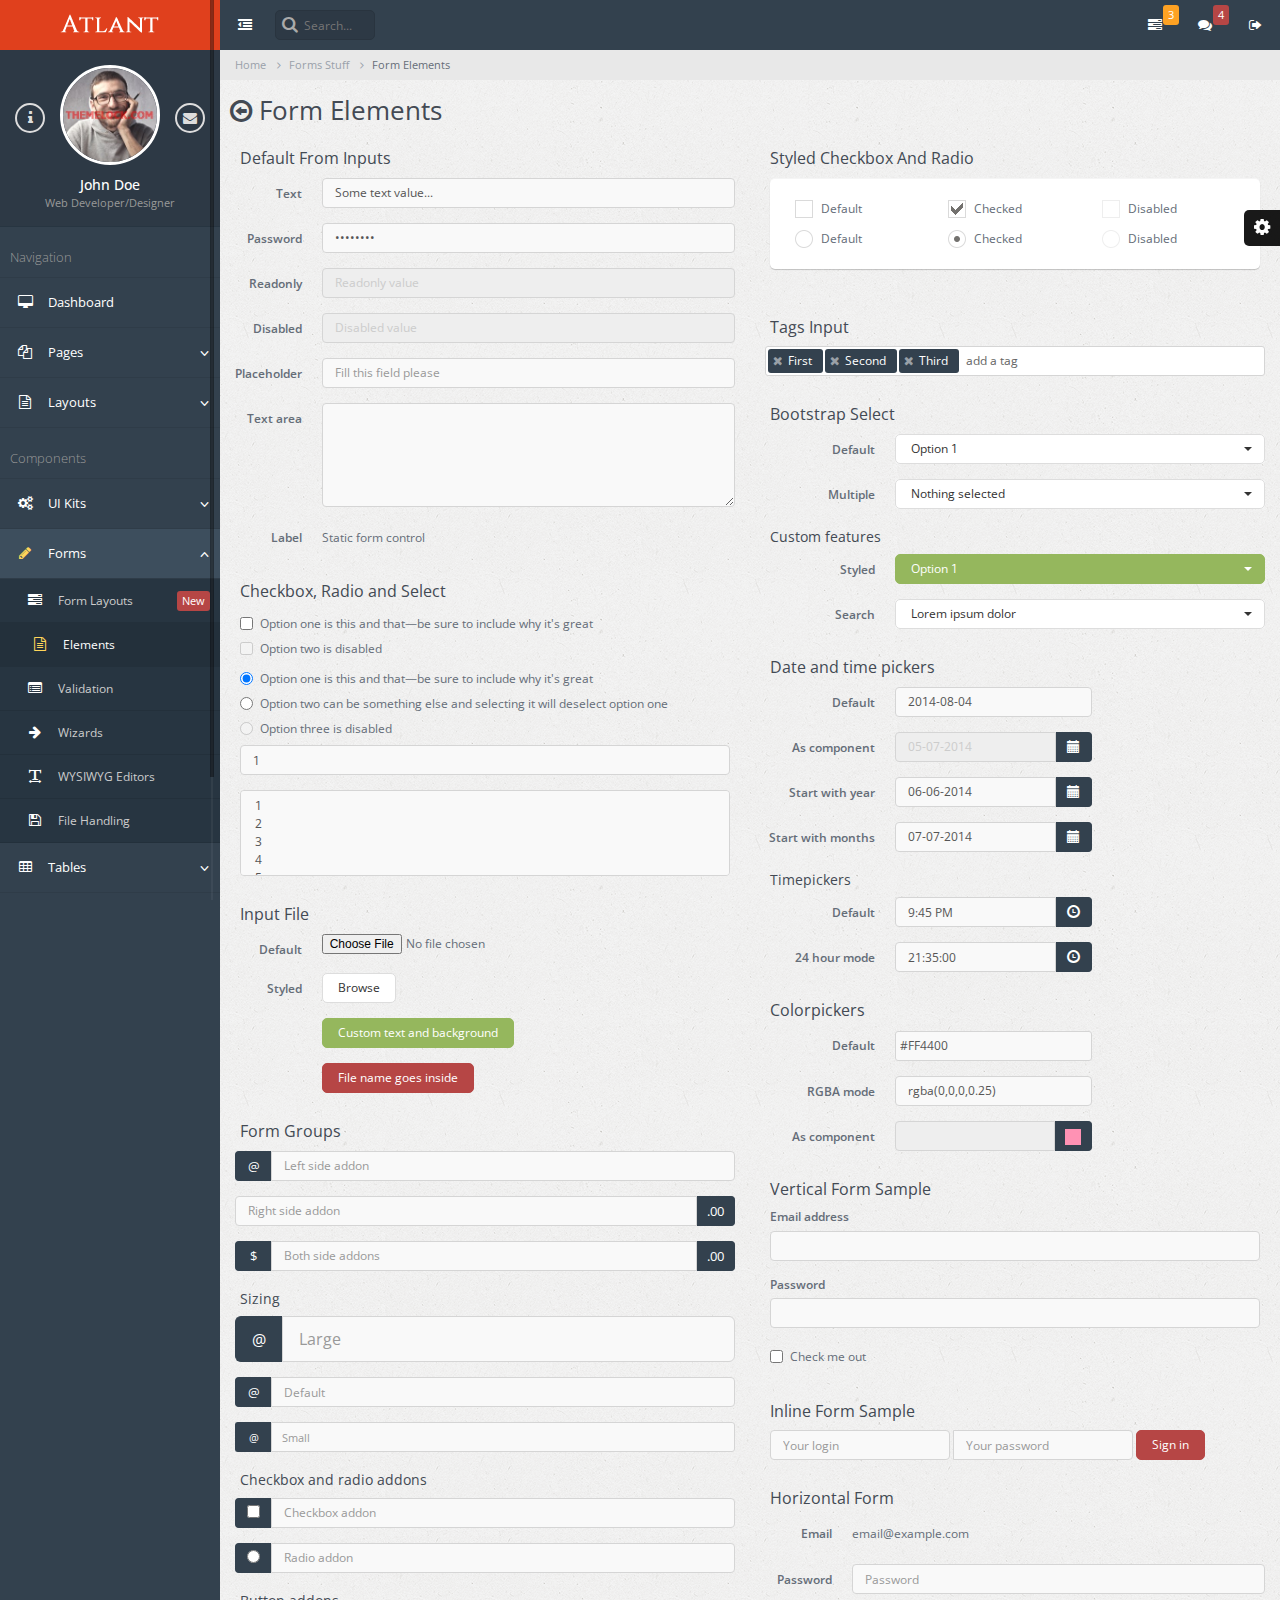
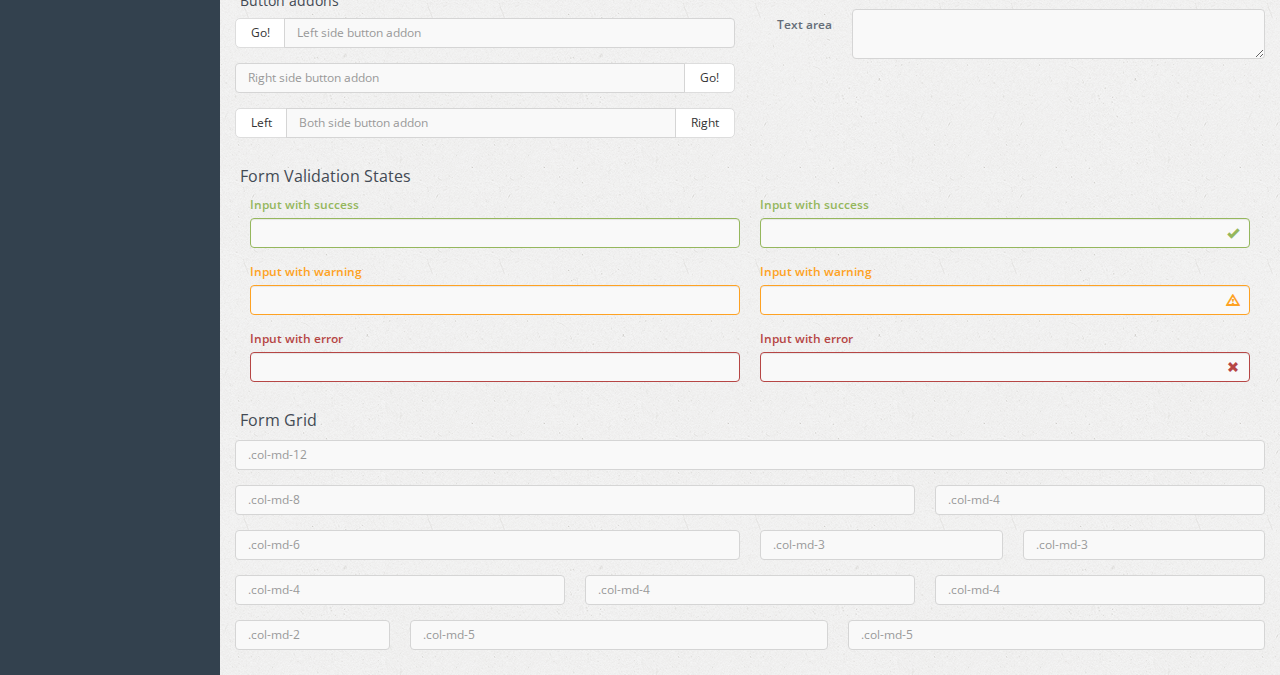
<file: admin/form-elements.html>
<!DOCTYPE html>
<html lang="en">
    <head>        
        <!-- META SECTION -->
        <title>Atlant - Responsive Bootstrap Admin Template</title>            
        <meta http-equiv="Content-Type" content="text/html; charset=utf-8" />
        <meta http-equiv="X-UA-Compatible" content="IE=edge" />
        <meta name="viewport" content="width=device-width, initial-scale=1" />
        
        <link rel="icon" href="favicon.ico" type="image/x-icon" />
        <!-- END META SECTION -->
                        
        <!-- CSS INCLUDE -->        
        <link rel="stylesheet" type="text/css" id="theme" href="css/theme-default.css"/>
        <!-- EOF CSS INCLUDE -->                 
    </head>
    <body>
        <!-- START PAGE CONTAINER -->
        <div class="page-container">
            
            <!-- START PAGE SIDEBAR -->
            <div class="page-sidebar">
                <!-- START X-NAVIGATION -->
                <ul class="x-navigation">
                    <li class="xn-logo">
                        <a href="index.html">ATLANT</a>
                        <a href="#" class="x-navigation-control"></a>
                    </li>
                    <li class="xn-profile">
                        <a href="#" class="profile-mini">
                            <img src="assets/images/users/avatar.jpg" alt="John Doe"/>
                        </a>
                        <div class="profile">
                            <div class="profile-image">
                                <img src="assets/images/users/avatar.jpg" alt="John Doe"/>
                            </div>
                            <div class="profile-data">
                                <div class="profile-data-name">John Doe</div>
                                <div class="profile-data-title">Web Developer/Designer</div>
                            </div>
                            <div class="profile-controls">
                                <a href="pages-profile.html" class="profile-control-left"><span class="fa fa-info"></span></a>
                                <a href="pages-messages.html" class="profile-control-right"><span class="fa fa-envelope"></span></a>
                            </div>
                        </div>                                                                        
                    </li>
                    <li class="xn-title">Navigation</li>                    
                    <li>
                        <a href="index.html"><span class="fa fa-desktop"></span> <span class="xn-text">Dashboard</span></a>
                    </li>
                    <li class="xn-openable">
                        <a href="#"><span class="fa fa-files-o"></span> <span class="xn-text">Pages</span></a>
                        <ul>
                            <li><a href="pages-gallery.html"><span class="fa fa-image"></span> Gallery</a></li>
                            <li><a href="pages-profile.html"><span class="fa fa-user"></span> Profile</a></li>
                            <li><a href="pages-address-book.html"><span class="fa fa-users"></span> Address Book</a></li>
                            <li class="xn-openable">
                                <a href="#"><span class="fa fa-clock-o"></span> Timeline</a>
                                <ul>
                                    <li><a href="pages-timeline.html"><span class="fa fa-align-center"></span> Default</a></li>
                                    <li><a href="pages-timeline-simple.html"><span class="fa fa-align-justify"></span> Full Width</a></li>
                                </ul>
                            </li>
                            <li class="xn-openable">
                                <a href="#"><span class="fa fa-envelope"></span> Mailbox</a>
                                <ul>
                                    <li><a href="pages-mailbox-inbox.html"><span class="fa fa-inbox"></span> Inbox</a></li>
                                    <li><a href="pages-mailbox-message.html"><span class="fa fa-file-text"></span> Message</a></li>
                                    <li><a href="pages-mailbox-compose.html"><span class="fa fa-pencil"></span> Compose</a></li>
                                </ul>
                            </li>
                            <li><a href="pages-messages.html"><span class="fa fa-comments"></span> Messages</a></li>
                            <li><a href="pages-calendar.html"><span class="fa fa-calendar"></span> Calendar</a></li>
                            <li><a href="pages-tasks.html"><span class="fa fa-edit"></span> Tasks</a></li>
                            <li><a href="pages-content-table.html"><span class="fa fa-columns"></span> Content Table</a></li>
                            <li><a href="pages-faq.html"><span class="fa fa-question-circle"></span> FAQ</a></li>
                            <li><a href="pages-search.html"><span class="fa fa-search"></span> Search</a></li>
                            <li class="xn-openable">
                                <a href="#"><span class="fa fa-file"></span> Blog</a>
                                
                                <ul>                                    
                                    <li><a href="pages-blog-list.html"><span class="fa fa-copy"></span> List of Posts</a></li>
                                    <li><a href="pages-blog-post.html"><span class="fa fa-file-o"></span>Single Post</a></li>
                                </ul>
                            </li>
                            <li class="xn-openable">
                                <a href="#"><span class="fa fa-sign-in"></span> Login</a>
                                <ul>                                    
                                    <li><a href="pages-login.html">App Login</a></li>
                                    <li><a href="pages-login-website.html">Website Login</a></li>
                                    <li><a href="pages-login-website-light.html"> Website Login Light</a></li>
                                </ul>
                            </li>                            
                            <li class="xn-openable">
                                <a href="#"><span class="fa fa-warning"></span> Error Pages</a>
                                <ul>                                    
                                    <li><a href="pages-error-404.html">Error 404 Sample 1</a></li>
                                    <li><a href="pages-error-404-2.html">Error 404 Sample 2</a></li>
                                    <li><a href="pages-error-500.html"> Error 500</a></li>
                                </ul>
                            </li>                            
                        </ul>
                    </li>
                    <li class="xn-openable">
                        <a href="#"><span class="fa fa-file-text-o"></span> <span class="xn-text">Layouts</span></a>
                        <ul>
                            <li><a href="layout-boxed.html">Boxed</a></li>
                            <li><a href="layout-nav-toggled.html">Navigation Toggled</a></li>
                            <li><a href="layout-nav-top.html">Navigation Top</a></li>
                            <li><a href="layout-nav-right.html">Navigation Right</a></li>
                            <li><a href="layout-nav-top-fixed.html">Top Navigation Fixed</a></li>                            
                            <li><a href="layout-nav-custom.html">Custom Navigation</a></li>
                            <li><a href="layout-frame-left.html">Frame Left Column</a></li>
                            <li><a href="layout-frame-right.html">Frame Right Column</a></li>
                            <li><a href="layout-search-left.html">Search Left Side</a></li>
                            <li><a href="blank.html">Blank Page</a></li>
                        </ul>
                    </li>              
                    <li class="xn-title">Components</li>                    
                    <li class="xn-openable">
                        <a href="#"><span class="fa fa-cogs"></span> <span class="xn-text">UI Kits</span></a>
                        <ul>
                            <li><a href="ui-widgets.html"><span class="fa fa-heart"></span> Widgets</a></li>                            
                            <li><a href="ui-elements.html"><span class="fa fa-cogs"></span> Elements</a></li>
                            <li><a href="ui-buttons.html"><span class="fa fa-square-o"></span> Buttons</a></li>                            
                            <li><a href="ui-panels.html"><span class="fa fa-pencil-square-o"></span> Panels</a></li>
                            <li><a href="ui-icons.html"><span class="fa fa-magic"></span> Icons</a><div class="informer informer-warning">+679</div></li>
                            <li><a href="ui-typography.html"><span class="fa fa-pencil"></span> Typography</a></li>
                            <li><a href="ui-portlet.html"><span class="fa fa-th"></span> Portlet</a></li>
                            <li><a href="ui-sliders.html"><span class="fa fa-arrows-h"></span> Sliders</a></li>
                            <li><a href="ui-alerts-popups.html"><span class="fa fa-warning"></span> Alerts & Popups</a></li>                            
                            <li><a href="ui-lists.html"><span class="fa fa-list-ul"></span> Lists</a></li>
                            <li><a href="ui-tour.html"><span class="fa fa-random"></span> Tour</a></li>
                        </ul>
                    </li>                    
                    <li class="xn-openable active">
                        <a href="#"><span class="fa fa-pencil"></span> <span class="xn-text">Forms</span></a>
                        <ul>
                            <li>
                                <a href="form-layouts-two-column.html"><span class="fa fa-tasks"></span> Form Layouts</a>
                                <div class="informer informer-danger">New</div>
                                <ul>
                                    <li><a href="form-layouts-one-column.html"><span class="fa fa-align-justify"></span> One Column</a></li>
                                    <li><a href="form-layouts-two-column.html"><span class="fa fa-th-large"></span> Two Column</a></li>
                                    <li><a href="form-layouts-tabbed.html"><span class="fa fa-table"></span> Tabbed</a></li>
                                    <li><a href="form-layouts-separated.html"><span class="fa fa-th-list"></span> Separated Rows</a></li>
                                </ul> 
                            </li>
                            <li class="active"><a href="form-elements.html"><span class="fa fa-file-text-o"></span> Elements</a></li>
                            <li><a href="form-validation.html"><span class="fa fa-list-alt"></span> Validation</a></li>
                            <li><a href="form-wizards.html"><span class="fa fa-arrow-right"></span> Wizards</a></li>
                            <li><a href="form-editors.html"><span class="fa fa-text-width"></span> WYSIWYG Editors</a></li>
                            <li><a href="form-file-handling.html"><span class="fa fa-floppy-o"></span> File Handling</a></li>
                        </ul>
                    </li>
                    <li class="xn-openable">
                        <a href="tables.html"><span class="fa fa-table"></span> <span class="xn-text">Tables</span></a>
                        <ul>                            
                            <li><a href="table-basic.html"><span class="fa fa-align-justify"></span> Basic</a></li>
                            <li><a href="table-datatables.html"><span class="fa fa-sort-alpha-desc"></span> Data Tables</a></li>
                            <li><a href="table-export.html"><span class="fa fa-download"></span> Export Tables</a></li>                            
                        </ul>
                    </li>
                    <li class="xn-openable">
                        <a href="#"><span class="fa fa-bar-chart-o"></span> <span class="xn-text">Charts</span></a>
                        <ul>
                            <li><a href="charts-morris.html"><span class="xn-text">Morris</span></a></li>
                            <li><a href="charts-nvd3.html"><span class="xn-text">NVD3</span></a></li>
                            <li><a href="charts-rickshaw.html"><span class="xn-text">Rickshaw</span></a></li>
                            <li><a href="charts-other.html"><span class="xn-text">Other</span></a></li>
                        </ul>
                    </li>   
                    <li>
                        <a href="maps.html"><span class="fa fa-map-marker"></span> <span class="xn-text">Maps</span></a>
                    </li>                    
                    <li class="xn-openable">
                        <a href="#"><span class="fa fa-sitemap"></span> <span class="xn-text">Navigation Levels</span></a>
                        <ul>                            
                            <li class="xn-openable">
                                <a href="#">Second Level</a>
                                <ul>
                                    <li class="xn-openable">
                                        <a href="#">Third Level</a>
                                        <ul>
                                            <li class="xn-openable">
                                                <a href="#">Fourth Level</a>
                                                <ul>
                                                    <li><a href="#">Fifth Level</a></li>
                                                </ul>
                                            </li>
                                        </ul>
                                    </li>
                                </ul>
                            </li>                            
                        </ul>
                    </li>                    
                </ul>
                <!-- END X-NAVIGATION -->
            </div>
            <!-- END PAGE SIDEBAR -->
            
            <!-- PAGE CONTENT -->
            <div class="page-content">
                
                <!-- START X-NAVIGATION VERTICAL -->
                <ul class="x-navigation x-navigation-horizontal x-navigation-panel">
                    <!-- TOGGLE NAVIGATION -->
                    <li class="xn-icon-button">
                        <a href="#" class="x-navigation-minimize"><span class="fa fa-dedent"></span></a>
                    </li>
                    <!-- END TOGGLE NAVIGATION -->
                    <!-- SEARCH -->
                    <li class="xn-search">
                        <form role="form">
                            <input type="text" name="search" placeholder="Search..."/>
                        </form>
                    </li>   
                    <!-- END SEARCH -->
                    <!-- SIGN OUT -->
                    <li class="xn-icon-button pull-right">
                        <a href="#" class="mb-control" data-box="#mb-signout"><span class="fa fa-sign-out"></span></a>                        
                    </li> 
                    <!-- END SIGN OUT -->
                    <!-- MESSAGES -->
                    <li class="xn-icon-button pull-right">
                        <a href="#"><span class="fa fa-comments"></span></a>
                        <div class="informer informer-danger">4</div>
                        <div class="panel panel-primary animated zoomIn xn-drop-left xn-panel-dragging">
                            <div class="panel-heading">
                                <h3 class="panel-title"><span class="fa fa-comments"></span> Messages</h3>                                
                                <div class="pull-right">
                                    <span class="label label-danger">4 new</span>
                                </div>
                            </div>
                            <div class="panel-body list-group list-group-contacts scroll" style="height: 200px;">
                                <a href="#" class="list-group-item">
                                    <div class="list-group-status status-online"></div>
                                    <img src="assets/images/users/user2.jpg" class="pull-left" alt="John Doe"/>
                                    <span class="contacts-title">John Doe</span>
                                    <p>Praesent placerat tellus id augue condimentum</p>
                                </a>
                                <a href="#" class="list-group-item">
                                    <div class="list-group-status status-away"></div>
                                    <img src="assets/images/users/user.jpg" class="pull-left" alt="Dmitry Ivaniuk"/>
                                    <span class="contacts-title">Dmitry Ivaniuk</span>
                                    <p>Donec risus sapien, sagittis et magna quis</p>
                                </a>
                                <a href="#" class="list-group-item">
                                    <div class="list-group-status status-away"></div>
                                    <img src="assets/images/users/user3.jpg" class="pull-left" alt="Nadia Ali"/>
                                    <span class="contacts-title">Nadia Ali</span>
                                    <p>Mauris vel eros ut nunc rhoncus cursus sed</p>
                                </a>
                                <a href="#" class="list-group-item">
                                    <div class="list-group-status status-offline"></div>
                                    <img src="assets/images/users/user6.jpg" class="pull-left" alt="Darth Vader"/>
                                    <span class="contacts-title">Darth Vader</span>
                                    <p>I want my money back!</p>
                                </a>
                            </div>     
                            <div class="panel-footer text-center">
                                <a href="pages-messages.html">Show all messages</a>
                            </div>                            
                        </div>                        
                    </li>
                    <!-- END MESSAGES -->
                    <!-- TASKS -->
                    <li class="xn-icon-button pull-right">
                        <a href="#"><span class="fa fa-tasks"></span></a>
                        <div class="informer informer-warning">3</div>
                        <div class="panel panel-primary animated zoomIn xn-drop-left xn-panel-dragging">
                            <div class="panel-heading">
                                <h3 class="panel-title"><span class="fa fa-tasks"></span> Tasks</h3>                                
                                <div class="pull-right">
                                    <span class="label label-warning">3 active</span>
                                </div>
                            </div>
                            <div class="panel-body list-group scroll" style="height: 200px;">                                
                                <a class="list-group-item" href="#">
                                    <strong>Phasellus augue arcu, elementum</strong>
                                    <div class="progress progress-small progress-striped active">
                                        <div class="progress-bar progress-bar-danger" role="progressbar" aria-valuenow="50" aria-valuemin="0" aria-valuemax="100" style="width: 50%;">50%</div>
                                    </div>
                                    <small class="text-muted">John Doe, 25 Sep 2014 / 50%</small>
                                </a>
                                <a class="list-group-item" href="#">
                                    <strong>Aenean ac cursus</strong>
                                    <div class="progress progress-small progress-striped active">
                                        <div class="progress-bar progress-bar-warning" role="progressbar" aria-valuenow="80" aria-valuemin="0" aria-valuemax="100" style="width: 80%;">80%</div>
                                    </div>
                                    <small class="text-muted">Dmitry Ivaniuk, 24 Sep 2014 / 80%</small>
                                </a>
                                <a class="list-group-item" href="#">
                                    <strong>Lorem ipsum dolor</strong>
                                    <div class="progress progress-small progress-striped active">
                                        <div class="progress-bar progress-bar-success" role="progressbar" aria-valuenow="95" aria-valuemin="0" aria-valuemax="100" style="width: 95%;">95%</div>
                                    </div>
                                    <small class="text-muted">John Doe, 23 Sep 2014 / 95%</small>
                                </a>
                                <a class="list-group-item" href="#">
                                    <strong>Cras suscipit ac quam at tincidunt.</strong>
                                    <div class="progress progress-small">
                                        <div class="progress-bar" role="progressbar" aria-valuenow="100" aria-valuemin="0" aria-valuemax="100" style="width: 100%;">100%</div>
                                    </div>
                                    <small class="text-muted">John Doe, 21 Sep 2014 /</small><small class="text-success"> Done</small>
                                </a>                                
                            </div>     
                            <div class="panel-footer text-center">
                                <a href="pages-tasks.html">Show all tasks</a>
                            </div>                            
                        </div>                        
                    </li>
                    <!-- END TASKS -->
                </ul>
                <!-- END X-NAVIGATION VERTICAL -->                   
                
                <!-- START BREADCRUMB -->
                <ul class="breadcrumb">
                    <li><a href="#">Home</a></li>
                    <li><a href="#">Forms Stuff</a></li>
                    <li class="active">Form Elements</li>
                </ul>
                <!-- END BREADCRUMB -->
                
                <!-- PAGE TITLE -->
                <div class="page-title">                    
                    <h2><span class="fa fa-arrow-circle-o-left"></span> Form Elements</h2>
                </div>
                <!-- END PAGE TITLE -->                
                
                <!-- PAGE CONTENT WRAPPER -->
                <div class="page-content-wrap">
                
                    <div class="row">
                        <div class="col-md-6">

                            <!-- START DEFAULT FORM ELEMENTS -->
                            <div class="block">
                                <h4>Default From Inputs</h4>
                                <form class="form-horizontal" role="form">                                    
                                    <div class="form-group">
                                        <label class="col-md-2 control-label">Text</label>
                                        <div class="col-md-10">
                                            <input type="text" class="form-control" value="Some text value..."/>
                                        </div>
                                    </div>
                                    <div class="form-group">
                                        <label class="col-md-2 control-label">Password</label>
                                        <div class="col-md-10">
                                            <input type="password" class="form-control" value="password"/>
                                        </div>
                                    </div>
                                    <div class="form-group">
                                        <label class="col-md-2 control-label">Readonly</label>
                                        <div class="col-md-10">
                                            <input type="text" class="form-control" readonly value="Readonly value"/>
                                        </div>
                                    </div>                                    
                                    <div class="form-group">
                                        <label class="col-md-2 control-label">Disabled</label>
                                        <div class="col-md-10">
                                            <input type="text" class="form-control" readonly value="Disabled value"/>
                                        </div>
                                    </div>                                    
                                    <div class="form-group">
                                        <label class="col-md-2 control-label">Placeholder</label>
                                        <div class="col-md-10">
                                            <input type="text" class="form-control" placeholder="Fill this field please"/>
                                        </div>
                                    </div>                                                                        
                                    <div class="form-group">
                                        <label class="col-md-2 control-label">Text area</label>
                                        <div class="col-md-10">
                                            <textarea class="form-control" rows="5"></textarea>
                                        </div>
                                    </div>
                                    <div class="form-group">
                                        <label class="col-md-2 control-label">Label</label>
                                        <div class="col-md-10">
                                            <p class="form-control-static">Static form control</p>
                                        </div>
                                    </div>                                    
                                </form>
                            </div>
                            <!-- END DEFAULT FORM ELEMENTS -->

                            <!-- START CHECKBOXES RADIO AND SELECT -->
                            <div class="block">
                                <h4>Checkbox, Radio and Select</h4>
                                <form role="form">
                                    <div class="checkbox">
                                        <label>
                                            <input type="checkbox" value=""/>
                                            Option one is this and that&mdash;be sure to include why it's great
                                        </label>
                                    </div>
                                    <div class="checkbox disabled">
                                        <label>
                                            <input type="checkbox" value="" disabled/>
                                            Option two is disabled
                                        </label>
                                    </div>

                                    <div class="radio">
                                        <label>
                                            <input type="radio" name="optionsRadios" id="optionsRadios1" value="option1" checked/>
                                            Option one is this and that&mdash;be sure to include why it's great
                                        </label>
                                    </div>
                                    <div class="radio">
                                        <label>
                                            <input type="radio" name="optionsRadios" id="optionsRadios2" value="option2"/>
                                            Option two can be something else and selecting it will deselect option one
                                        </label>
                                    </div>
                                    <div class="radio disabled">
                                        <label>
                                            <input type="radio" name="optionsRadios" id="optionsRadios3" value="option3" disabled/>
                                            Option three is disabled
                                        </label>
                                    </div>
                                    <div class="form-group">
                                        <select class="form-control">
                                            <option>1</option>
                                            <option>2</option>
                                            <option>3</option>
                                            <option>4</option>
                                            <option>5</option>
                                        </select>
                                    </div>
                                    <div class="form-group">                                        
                                        <select multiple class="form-control">
                                            <option>1</option>
                                            <option>2</option>
                                            <option>3</option>
                                            <option>4</option>
                                            <option>5</option>
                                        </select>   
                                    </div>                                    
                                </form>                
                            </div>
                            <!-- END OF CHECKBOXES RADIO AND SELECT -->

                            <!-- FILE INPUT -->
                            <div class="block">
                                <h4>Input File</h4>
                                <form role="form" class="form-horizontal">
                                    <div class="form-group">
                                        <label class="col-md-2 control-label">Default</label>
                                        <div class="col-md-10">
                                            <input type="file"/>
                                        </div>
                                    </div>
                                    <div class="form-group">
                                        <label class="col-md-2 control-label">Styled</label>
                                        <div class="col-md-10">
                                            <input type="file" class="fileinput" name="filename1" id="filename1"/>
                                        </div>
                                    </div>
                                    <div class="form-group">
                                        <label class="col-md-2 control-label"></label>
                                        <div class="col-md-10">
                                            <input type="file" class="fileinput btn-success" name="filename2" id="filename2" title="Custom text and background"/>
                                        </div>
                                    </div>
                                    <div class="form-group">
                                        <label class="col-md-2 control-label"></label>
                                        <div class="col-md-10">
                                            <input type="file" class="fileinput btn-danger" name="filename3" id="filename3" data-filename-placement="inside" title="File name goes inside"/>
                                        </div>
                                    </div>
                                </form>
                            </div>
                            <!-- END FILE INPUT -->

                            <!-- START FORM GROUP ELEMENTS -->
                            <div class="block">
                                <h4>Form Groups</h4>
                                <form role="form" class="form-horizontal">
                                    <div class="form-group">
                                        <div class="col-md-12">
                                            <div class="input-group">
                                                <span class="input-group-addon">@</span>
                                                <input type="text" class="form-control" placeholder="Left side addon"/>
                                            </div>
                                        </div>
                                    </div>
                                    <div class="form-group">
                                        <div class="col-md-12">
                                            <div class="input-group">
                                                <input type="text" class="form-control" placeholder="Right side addon"/>
                                                <span class="input-group-addon">.00</span>
                                            </div>
                                        </div>
                                    </div>
                                    <div class="form-group">
                                        <div class="col-md-12">
                                            <div class="input-group">                                            
                                                <span class="input-group-addon">$</span>
                                                <input type="text" class="form-control" placeholder="Both side addons"/>
                                                <span class="input-group-addon">.00</span>
                                            </div>
                                        </div>
                                    </div>

                                    <h5 class="push-up-20">Sizing</h5>
                                    <div class="form-group">
                                        <div class="col-md-12">
                                            <div class="input-group input-group-lg">                                            
                                                <span class="input-group-addon">@</span>
                                                <input type="text" class="form-control" placeholder="Large"/>
                                            </div>
                                        </div>
                                    </div>
                                    <div class="form-group">
                                        <div class="col-md-12">                                        
                                            <div class="input-group">
                                                <span class="input-group-addon">@</span>
                                                <input type="text" class="form-control" placeholder="Default"/>
                                            </div>
                                        </div>
                                    </div>
                                    <div class="form-group">
                                        <div class="col-md-12">
                                            <div class="input-group input-group-sm">
                                                <span class="input-group-addon">@</span>
                                                <input type="text" class="form-control" placeholder="Small"/>
                                            </div>                 
                                        </div>
                                    </div>

                                    <h5 class="push-up-20">Checkbox and radio addons</h5>
                                    <div class="form-group">
                                        <div class="col-md-12">
                                            <div class="input-group">
                                                <span class="input-group-addon">
                                                    <input type="checkbox"/>
                                                </span>
                                                <input type="text" class="form-control" placeholder="Checkbox addon"/>
                                            </div>                 
                                        </div>
                                    </div>
                                    <div class="form-group">
                                        <div class="col-md-12">
                                            <div class="input-group">
                                                <span class="input-group-addon">
                                                    <input type="radio"/>
                                                </span>
                                                <input type="text" class="form-control" placeholder="Radio addon"/>
                                            </div>
                                        </div>
                                    </div>

                                    <h5 class="push-up-20">Button addons</h5>
                                    <div class="form-group">
                                        <div class="col-md-12">
                                            <div class="input-group">
                                                <span class="input-group-btn">
                                                    <button class="btn btn-default" type="button">Go!</button>
                                                </span>
                                                <input type="text" class="form-control" placeholder="Left side button addon"/>
                                            </div>                 
                                        </div>
                                    </div>
                                    <div class="form-group">
                                        <div class="col-md-12">
                                            <div class="input-group">
                                                <input type="text" class="form-control" placeholder="Right side button addon"/>
                                                <span class="input-group-btn">
                                                    <button class="btn btn-default" type="button">Go!</button>
                                                </span>
                                            </div>
                                        </div>
                                    </div>
                                    <div class="form-group">
                                        <div class="col-md-12">
                                            <div class="input-group">
                                                <span class="input-group-btn">
                                                    <button class="btn btn-default" type="button">Left</button>
                                                </span>
                                                <input type="text" class="form-control" placeholder="Both side button addon"/>
                                                <span class="input-group-btn">
                                                    <button class="btn btn-default" type="button">Right</button>
                                                </span>
                                            </div>
                                        </div>
                                    </div>
                                </form>
                            </div>
                            <!-- END FORM GROUP ELEMENTS -->

                        </div>
                        <div class="col-md-6">                        

                            <div class="block">
                                <h4>Styled Checkbox And Radio</h4>
                                <div class="panel panel-default">
                                    <div class="panel-body">
                                    <div class="form-group">
                                        <div class="col-md-4">                                    
                                            <label class="check"><input type="checkbox" class="icheckbox"/> Default</label>
                                        </div>
                                        <div class="col-md-4">                                    
                                            <label class="check"><input type="checkbox" class="icheckbox" checked="checked"/> Checked</label>
                                        </div>
                                        <div class="col-md-4">                                    
                                            <label class="check"><input type="checkbox" class="icheckbox" disabled/> Disabled</label>
                                        </div>
                                    </div>
                                    <div class="form-group">
                                        <div class="col-md-4">                                    
                                            <label class="check"><input type="radio" class="iradio" name="iradio"/> Default</label>
                                        </div>
                                        <div class="col-md-4">                                    
                                            <label class="check"><input type="radio" class="iradio" name="iradio" checked="checked"/> Checked</label>
                                        </div>
                                        <div class="col-md-4">                                    
                                            <label class="check"><input type="radio" class="iradio" name="iradio" disabled/> Disabled</label>
                                        </div>
                                    </div>
                                    </div>
                                </div>
                            </div>

                            <!-- START TAGSINPUT -->
                            <div class="block">
                                <h4>Tags Input</h4>
                                <form role="form" class="form-horizontal">
                                    <div class="form-group">
                                        <div class="col-md-12">
                                            <input type="text" class="tagsinput" value="First,Second,Third"/>
                                        </div>
                                    </div> 
                                </form>
                            </div>                        
                            <!-- END OF TAGSINPUT -->                        

                            <!-- START CHECKBOXES RADIO AND SELECT -->
                            <div class="block">
                                <h4>Bootstrap Select</h4>
                                <form role="form" class="form-horizontal">                                    
                                    <div class="form-group">
                                        <label class="col-md-3 control-label">Default</label>
                                        <div class="col-md-9">                                        
                                            <select class="form-control select">
                                                <option>Option 1</option>
                                                <option>Option 2</option>
                                                <option>Option 3</option>
                                                <option>Option 4</option>
                                                <option>Option 5</option>
                                            </select>
                                        </div>
                                    </div>
                                    <div class="form-group">                                        
                                        <label class="col-md-3 control-label">Multiple</label>
                                        <div class="col-md-9">                                                                                
                                            <select multiple class="form-control select">
                                                <option>Option 1</option>
                                                <option>Option 2</option>
                                                <option>Option 3</option>
                                                <option>Option 4</option>
                                                <option>Option 5</option>
                                            </select>   
                                        </div>
                                    </div>
                                    <h5 class="push-up-20">Custom features</h5>
                                    <div class="form-group">
                                        <label class="col-md-3 control-label">Styled</label>
                                        <div class="col-md-9">                                                                                
                                            <select class="form-control select" data-style="btn-success">
                                                <option>Option 1</option>
                                                <option>Option 2</option>
                                                <option>Option 3</option>
                                                <option>Option 4</option>
                                                <option>Option 5</option>
                                            </select>
                                        </div>
                                    </div>                                    
                                    <div class="form-group">
                                        <label class="col-md-3 control-label">Search</label>
                                        <div class="col-md-9">                                                                                
                                            <select class="form-control select" data-live-search="true">
                                                <option>Lorem ipsum dolor</option>
                                                <option>Sit amet sicors</option>
                                                <option>Mostoly stofu tiro</option>
                                                <option>Vico sante fara</option>
                                                <option>Delomo ponto si</option>
                                            </select>
                                        </div>
                                    </div>
                                </form>                                                                                        
                            </div>
                            <!-- END OF CHECKBOXES RADIO AND SELECT -->

                            <!-- START DATE AND TIME PICKER -->
                            <div class="block">
                                <h4>Date and time pickers</h4>                        
                                <form class="form-horizontal" role="form">                                    
                                    <div class="form-group">
                                        <label class="col-md-3 control-label">Default</label>
                                        <div class="col-md-5">
                                            <input type="text" class="form-control datepicker" value="2014-08-04">
                                        </div>
                                    </div>
                                    <div class="form-group">
                                        <label class="col-md-3 control-label">As component</label>
                                        <div class="col-md-5">
                                            <div class="input-group date" id="dp-2" data-date="05-07-2014" data-date-format="dd-mm-yyyy">
                                                <input type="text" class="form-control" value="05-07-2014" disabled="disabled"/>
                                                <span class="input-group-addon add-on"><span class="glyphicon glyphicon-calendar"></span></span>
                                            </div>
                                        </div>
                                    </div>
                                    <div class="form-group">
                                        <label class="col-md-3 control-label">Start with year</label>
                                        <div class="col-md-5">
                                            <div class="input-group">
                                                <input type="text" id="dp-3" class="form-control" value="06-06-2014" data-date="06-06-2014" data-date-format="dd-mm-yyyy" data-date-viewmode="years"/>
                                                <span class="input-group-addon"><span class="glyphicon glyphicon-calendar"></span></span>
                                            </div>
                                        </div>
                                    </div>
                                    <div class="form-group">
                                        <label class="col-md-3 control-label">Start with months</label>
                                        <div class="col-md-5">
                                            <div class="input-group" >
                                                <input type="text" class="form-control" value="07-07-2014" id="dp-4" data-date="07-07-2014" data-date-format="dd-mm-yyyy" data-date-viewmode="months"/>
                                                <span class="input-group-addon add-on"><span class="glyphicon glyphicon-calendar"></span></span>
                                            </div>
                                        </div>
                                    </div>

                                    <h5 class="push-up-20">Timepickers</h5>
                                    <div class="form-group">
                                        <label class="col-md-3 control-label">Default</label>
                                        <div class="col-md-5">
                                            <div class="input-group bootstrap-timepicker">
                                                <input type="text" class="form-control timepicker"/>
                                                <span class="input-group-addon"><span class="glyphicon glyphicon-time"></span></span>
                                            </div>
                                        </div>
                                    </div>
                                    <div class="form-group">
                                        <label class="col-md-3 control-label">24 hour mode</label>
                                        <div class="col-md-5">
                                            <div class="input-group bootstrap-timepicker">
                                                <input type="text" class="form-control timepicker24"/>
                                                <span class="input-group-addon"><span class="glyphicon glyphicon-time"></span></span>
                                            </div>
                                        </div>
                                    </div>
                                </form>                            
                            </div>      
                            <!-- END DATE AND TIME PICKER -->

                            <!-- START COLORPICKER -->
                            <div class="block">
                                <h4>Colorpickers</h4>
                                <form class="form-horizontal" role="form">                                    
                                    <div class="form-group">
                                        <label class="col-md-3 control-label">Default</label>
                                        <div class="col-md-5">
                                            <input type="text" class="form-control colorpicker" value="#FF4400">
                                        </div>
                                    </div>
                                    <div class="form-group">
                                        <label class="col-md-3 control-label">RGBA mode</label>
                                        <div class="col-md-5">
                                            <input type="text" class="form-control colorpicker_rgba" value="rgba(0,0,0,0.25)" data-color-format="rgba"/>
                                        </div>
                                    </div>
                                    <div class="form-group">
                                        <label class="col-md-3 control-label">As component</label>
                                        <div class="col-md-5">
                                            <div class="input-group color" data-color="rgb(255, 146, 180)" data-color-format="rgb" id="colorpicker">
                                                <input type="text" class="form-control" readonly/>
                                                <span class="input-group-addon"><i style="background-color: rgb(255, 146, 180)"></i></span>
                                            </div>
                                        </div>
                                    </div>
                                </form>
                            </div>                                                          
                            <!-- END COLORPICKER -->

                            <!-- START VERTICAL FORM SAMPLE -->
                            <div class="block">
                                <h4>Vertical Form Sample</h4>
                                <form role="form">
                                    <div class="form-group">
                                        <label>Email address</label>
                                        <input type="email" class="form-control"/>
                                    </div>
                                    <div class="form-group">
                                        <label>Password</label>
                                        <input type="password" class="form-control"/>
                                    </div>
                                    <div class="checkbox pull-left">
                                        <label><input type="checkbox"> Check me out</label>
                                    </div>                                    
                                </form>                            
                            </div>                        
                            <!-- END VERTICAL FORM SAMPLE -->

                            <!-- START INLINE FORM SAMPLE -->
                            <div class="block">
                                <h4>Inline Form Sample</h4>                                
                                <form class="form-inline" role="form">
                                    <div class="form-group">
                                        <label class="sr-only">Login</label>
                                        <input type="text" class="form-control" placeholder="Your login"/>
                                    </div>
                                    <div class="form-group">
                                        <div class="input-group">                                            
                                            <label class="sr-only">Password</label>
                                            <input class="form-control" type="password" placeholder="Your password"/>
                                        </div>
                                    </div>                                    
                                    <button type="submit" class="btn btn-danger">Sign in</button>
                                </form>                                
                            </div>
                            <!-- END INLINE FORM SAMPLE -->

                            <!-- START HORIZONTAL FORM SAMPLE -->
                            <div class="block">
                                <h4>Horizontal Form</h4>                               
                                <form class="form-horizontal" role="form">
                                    <div class="form-group">
                                        <label class="col-sm-2 control-label">Email</label>
                                        <div class="col-md-10">
                                            <p class="form-control-static">email@example.com</p>
                                        </div>
                                    </div>
                                    <div class="form-group">
                                        <label class="col-sm-2 control-label">Password</label>
                                        <div class="col-md-10">
                                            <input type="password" class="form-control" placeholder="Password">
                                        </div>
                                    </div>
                                    <div class="form-group">
                                        <label class="col-sm-2 control-label">Text area</label>
                                        <div class="col-md-10">
                                            <textarea class="form-control"></textarea>
                                        </div>
                                    </div>                                    
                                </form>                                                                                         
                            </div>
                            <!-- END HORIZONTAL FORM SAMPLE -->                        
                        </div>

                        <div class="col-md-12">

                            <!-- START FORM VALIDATION STATES -->
                            <div class="block">                            
                                <h4>Form Validation States</h4>                                
                                <div class="col-md-6">
                                    <div class="form-group has-success">
                                        <label class="control-label">Input with success</label>
                                        <input type="text" class="form-control"/>
                                    </div>
                                    <div class="form-group has-warning">
                                        <label class="control-label">Input with warning</label>
                                        <input type="text" class="form-control"/>
                                    </div>
                                    <div class="form-group has-error">
                                        <label class="control-label">Input with error</label>
                                        <input type="text" class="form-control"/>
                                    </div>       
                                </div>                                
                                <div class="col-md-6">
                                    <div class="form-group has-success has-feedback">
                                        <label class="control-label">Input with success</label>
                                        <input type="text" class="form-control"/>
                                        <span class="glyphicon glyphicon-ok form-control-feedback"></span>
                                    </div>
                                    <div class="form-group has-warning has-feedback">
                                        <label class="control-label">Input with warning</label>
                                        <input type="text" class="form-control"/>
                                        <span class="glyphicon glyphicon-warning-sign form-control-feedback"></span>
                                    </div>
                                    <div class="form-group has-error has-feedback">
                                        <label class="control-label">Input with error</label>
                                        <input type="text" class="form-control"/>
                                        <span class="glyphicon glyphicon-remove form-control-feedback"></span>
                                    </div>  
                                </div>                                                                                
                            </div>
                            <!-- END FORM VALIDATION STATES -->                        

                        </div>

                        <div class="col-md-12">

                            <!-- START FORM GRID -->
                            <div class="block">                            
                                <h4>Form Grid</h4>
                                <form class="form-horizontal" role="form">
                                    <div class="form-group">                                        
                                        <div class="col-md-12">
                                            <input type="text" placeholder=".col-md-12" class="form-control"/>
                                        </div>
                                    </div>
                                    <div class="form-group">                                    
                                        <div class="col-md-8">
                                            <input type="text" placeholder=".col-md-8" class="form-control"/>
                                        </div>               
                                        <div class="col-md-4">
                                            <input type="text" placeholder=".col-md-4" class="form-control"/>
                                        </div>                                                                               
                                    </div>       
                                    <div class="form-group">                                    
                                        <div class="col-md-6">
                                            <input type="text" placeholder=".col-md-6" class="form-control"/>
                                        </div>               
                                        <div class="col-md-3">
                                            <input type="text" placeholder=".col-md-3" class="form-control"/>
                                        </div>                                                                               
                                        <div class="col-md-3">
                                            <input type="text" placeholder=".col-md-3" class="form-control"/>
                                        </div>                                        
                                    </div>                                      
                                    <div class="form-group">                                    
                                        <div class="col-md-4">
                                            <input type="text" placeholder=".col-md-4" class="form-control"/>
                                        </div>               
                                        <div class="col-md-4">
                                            <input type="text" placeholder=".col-md-4" class="form-control"/>
                                        </div>
                                        <div class="col-md-4">
                                            <input type="text" placeholder=".col-md-4" class="form-control"/>
                                        </div>                                                        
                                    </div>                                                                                    
                                    <div class="form-group">                                    
                                        <div class="col-md-2">
                                            <input type="text" placeholder=".col-md-2" class="form-control"/>
                                        </div>                                         
                                        <div class="col-md-5">
                                            <input type="text" placeholder=".col-md-5" class="form-control"/>
                                        </div>   
                                        <div class="col-md-5">
                                            <input type="text" placeholder=".col-md-5" class="form-control"/>
                                        </div>                                                                                                                                   
                                    </div>                                           
                                </form>                                                                                           
                            </div>
                            <!-- END HORIZONTAL FORM SAMPLE -->                        

                        </div>

                    </div>
                    
                </div>
                <!-- END PAGE CONTENT WRAPPER -->                                                
            </div>            
            <!-- END PAGE CONTENT -->
        </div>
        <!-- END PAGE CONTAINER -->
        
        <!-- MESSAGE BOX-->
        <div class="message-box animated fadeIn" data-sound="alert" id="mb-signout">
            <div class="mb-container">
                <div class="mb-middle">
                    <div class="mb-title"><span class="fa fa-sign-out"></span> Log <strong>Out</strong> ?</div>
                    <div class="mb-content">
                        <p>Are you sure you want to log out?</p>                    
                        <p>Press No if youwant to continue work. Press Yes to logout current user.</p>
                    </div>
                    <div class="mb-footer">
                        <div class="pull-right">
                            <a href="pages-login.html" class="btn btn-success btn-lg">Yes</a>
                            <button class="btn btn-default btn-lg mb-control-close">No</button>
                        </div>
                    </div>
                </div>
            </div>
        </div>
        <!-- END MESSAGE BOX-->

        <!-- START PRELOADS -->
        <audio id="audio-alert" src="audio/alert.mp3" preload="auto"></audio>
        <audio id="audio-fail" src="audio/fail.mp3" preload="auto"></audio>
        <!-- END PRELOADS -->             
        
    <!-- START SCRIPTS -->
        <!-- START PLUGINS -->
        <script type="text/javascript" src="js/plugins/jquery/jquery.min.js"></script>
        <script type="text/javascript" src="js/plugins/jquery/jquery-ui.min.js"></script>
        <script type="text/javascript" src="js/plugins/bootstrap/bootstrap.min.js"></script>                
        <!-- END PLUGINS -->
        
        <!-- THIS PAGE PLUGINS -->
        <script type='text/javascript' src='js/plugins/icheck/icheck.min.js'></script>
        <script type="text/javascript" src="js/plugins/mcustomscrollbar/jquery.mCustomScrollbar.min.js"></script>
        
        <script type="text/javascript" src="js/plugins/bootstrap/bootstrap-datepicker.js"></script>
        <script type="text/javascript" src="js/plugins/bootstrap/bootstrap-timepicker.min.js"></script>
        <script type="text/javascript" src="js/plugins/bootstrap/bootstrap-colorpicker.js"></script>
        <script type="text/javascript" src="js/plugins/bootstrap/bootstrap-file-input.js"></script>
        <script type="text/javascript" src="js/plugins/bootstrap/bootstrap-select.js"></script>
        <script type="text/javascript" src="js/plugins/tagsinput/jquery.tagsinput.min.js"></script>
        <!-- END THIS PAGE PLUGINS -->       
        
        <!-- START TEMPLATE -->
        <script type="text/javascript" src="js/settings.js"></script>
        
        <script type="text/javascript" src="js/plugins.js"></script>        
        <script type="text/javascript" src="js/actions.js"></script>        
        <!-- END TEMPLATE -->
    <!-- END SCRIPTS -->                   
    </body>
</html>
</file>
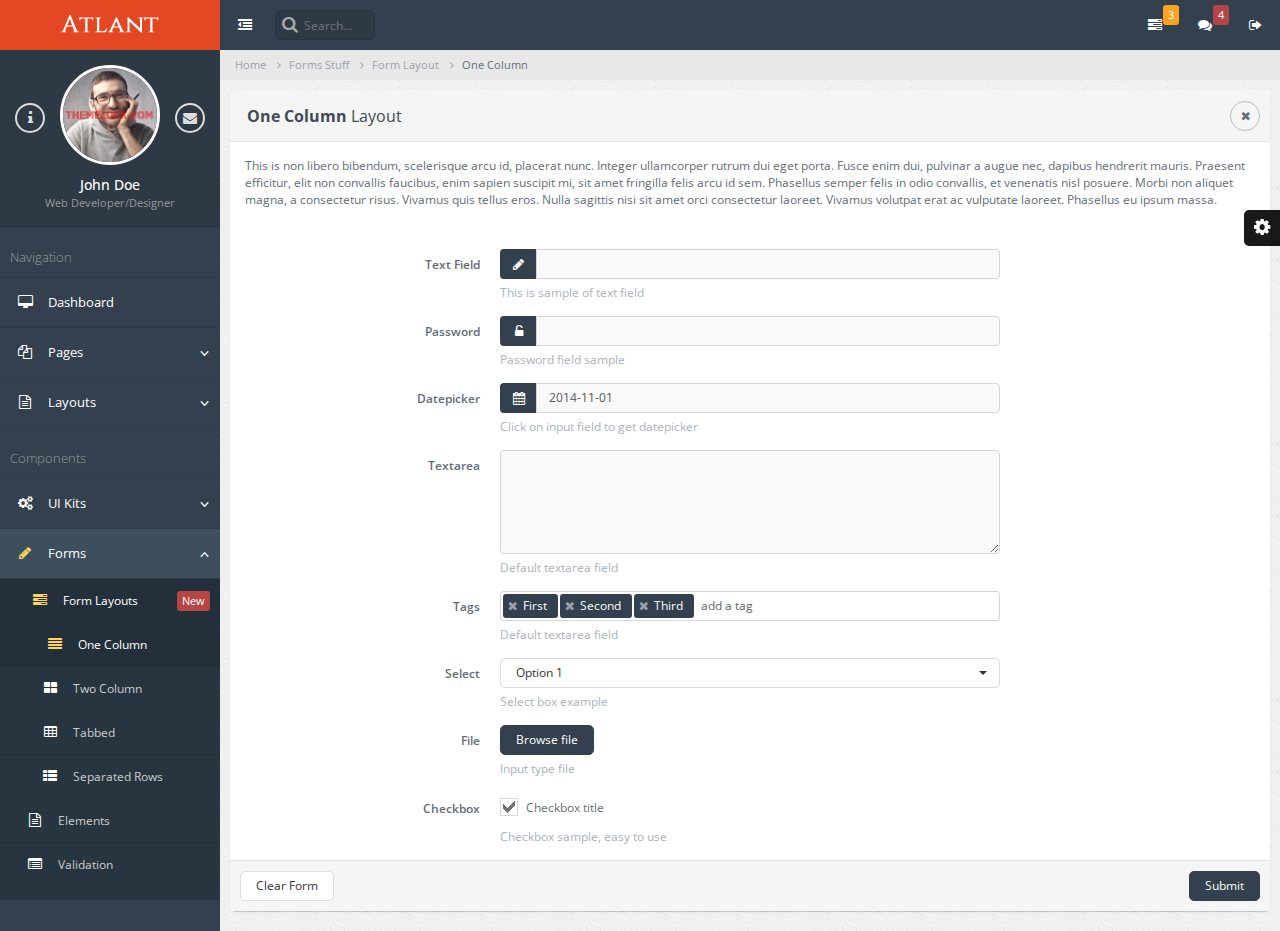
<file: admin/form-layouts-one-column.html>
<!DOCTYPE html>
<html lang="en">
    <head>        
        <!-- META SECTION -->
        <title>Atlant - Responsive Bootstrap Admin Template</title>            
        <meta http-equiv="Content-Type" content="text/html; charset=utf-8" />
        <meta http-equiv="X-UA-Compatible" content="IE=edge" />
        <meta name="viewport" content="width=device-width, initial-scale=1" />
        
        <link rel="icon" href="favicon.ico" type="image/x-icon" />
        <!-- END META SECTION -->
                        
        <!-- CSS INCLUDE -->        
        <link rel="stylesheet" type="text/css" id="theme" href="css/theme-default.css"/>
        <!-- EOF CSS INCLUDE -->                   
    </head>
    <body>
        <!-- START PAGE CONTAINER -->
        <div class="page-container">
            
            <!-- START PAGE SIDEBAR -->
            <div class="page-sidebar">
                <!-- START X-NAVIGATION -->
                <ul class="x-navigation">
                    <li class="xn-logo">
                        <a href="index.html">ATLANT</a>
                        <a href="#" class="x-navigation-control"></a>
                    </li>
                    <li class="xn-profile">
                        <a href="#" class="profile-mini">
                            <img src="assets/images/users/avatar.jpg" alt="John Doe"/>
                        </a>
                        <div class="profile">
                            <div class="profile-image">
                                <img src="assets/images/users/avatar.jpg" alt="John Doe"/>
                            </div>
                            <div class="profile-data">
                                <div class="profile-data-name">John Doe</div>
                                <div class="profile-data-title">Web Developer/Designer</div>
                            </div>
                            <div class="profile-controls">
                                <a href="pages-profile.html" class="profile-control-left"><span class="fa fa-info"></span></a>
                                <a href="pages-messages.html" class="profile-control-right"><span class="fa fa-envelope"></span></a>
                            </div>
                        </div>                                                                        
                    </li>
                    <li class="xn-title">Navigation</li>                    
                    <li>
                        <a href="index.html"><span class="fa fa-desktop"></span> <span class="xn-text">Dashboard</span></a>
                    </li>
                    <li class="xn-openable">
                        <a href="#"><span class="fa fa-files-o"></span> <span class="xn-text">Pages</span></a>
                        <ul>
                            <li><a href="pages-gallery.html"><span class="fa fa-image"></span> Gallery</a></li>
                            <li><a href="pages-profile.html"><span class="fa fa-user"></span> Profile</a></li>
                            <li><a href="pages-address-book.html"><span class="fa fa-users"></span> Address Book</a></li>
                            <li class="xn-openable">
                                <a href="#"><span class="fa fa-clock-o"></span> Timeline</a>
                                <ul>
                                    <li><a href="pages-timeline.html"><span class="fa fa-align-center"></span> Default</a></li>
                                    <li><a href="pages-timeline-simple.html"><span class="fa fa-align-justify"></span> Full Width</a></li>
                                </ul>
                            </li>
                            <li class="xn-openable">
                                <a href="#"><span class="fa fa-envelope"></span> Mailbox</a>
                                <ul>
                                    <li><a href="pages-mailbox-inbox.html"><span class="fa fa-inbox"></span> Inbox</a></li>
                                    <li><a href="pages-mailbox-message.html"><span class="fa fa-file-text"></span> Message</a></li>
                                    <li><a href="pages-mailbox-compose.html"><span class="fa fa-pencil"></span> Compose</a></li>
                                </ul>
                            </li>
                            <li><a href="pages-messages.html"><span class="fa fa-comments"></span> Messages</a></li>
                            <li><a href="pages-calendar.html"><span class="fa fa-calendar"></span> Calendar</a></li>
                            <li><a href="pages-tasks.html"><span class="fa fa-edit"></span> Tasks</a></li>
                            <li><a href="pages-content-table.html"><span class="fa fa-columns"></span> Content Table</a></li>
                            <li><a href="pages-faq.html"><span class="fa fa-question-circle"></span> FAQ</a></li>
                            <li><a href="pages-search.html"><span class="fa fa-search"></span> Search</a></li>
                            <li class="xn-openable">
                                <a href="#"><span class="fa fa-file"></span> Blog</a>
                                
                                <ul>                                    
                                    <li><a href="pages-blog-list.html"><span class="fa fa-copy"></span> List of Posts</a></li>
                                    <li><a href="pages-blog-post.html"><span class="fa fa-file-o"></span>Single Post</a></li>
                                </ul>
                            </li>
                            <li class="xn-openable">
                                <a href="#"><span class="fa fa-sign-in"></span> Login</a>
                                <ul>                                    
                                    <li><a href="pages-login.html">App Login</a></li>
                                    <li><a href="pages-login-website.html">Website Login</a></li>
                                    <li><a href="pages-login-website-light.html"> Website Login Light</a></li>
                                </ul>
                            </li>                            
                            <li class="xn-openable">
                                <a href="#"><span class="fa fa-warning"></span> Error Pages</a>
                                <ul>                                    
                                    <li><a href="pages-error-404.html">Error 404 Sample 1</a></li>
                                    <li><a href="pages-error-404-2.html">Error 404 Sample 2</a></li>
                                    <li><a href="pages-error-500.html"> Error 500</a></li>
                                </ul>
                            </li>                            
                        </ul>
                    </li>
                    <li class="xn-openable">
                        <a href="#"><span class="fa fa-file-text-o"></span> <span class="xn-text">Layouts</span></a>
                        <ul>
                            <li><a href="layout-boxed.html">Boxed</a></li>
                            <li><a href="layout-nav-toggled.html">Navigation Toggled</a></li>
                            <li><a href="layout-nav-top.html">Navigation Top</a></li>
                            <li><a href="layout-nav-right.html">Navigation Right</a></li>
                            <li><a href="layout-nav-top-fixed.html">Top Navigation Fixed</a></li>                            
                            <li><a href="layout-nav-custom.html">Custom Navigation</a></li>
                            <li><a href="layout-frame-left.html">Frame Left Column</a></li>
                            <li><a href="layout-frame-right.html">Frame Right Column</a></li>
                            <li><a href="layout-search-left.html">Search Left Side</a></li>
                            <li><a href="blank.html">Blank Page</a></li>
                        </ul>
                    </li>              
                    <li class="xn-title">Components</li>                    
                    <li class="xn-openable">
                        <a href="#"><span class="fa fa-cogs"></span> <span class="xn-text">UI Kits</span></a>
                        <ul>
                            <li><a href="ui-widgets.html"><span class="fa fa-heart"></span> Widgets</a></li>                            
                            <li><a href="ui-elements.html"><span class="fa fa-cogs"></span> Elements</a></li>
                            <li><a href="ui-buttons.html"><span class="fa fa-square-o"></span> Buttons</a></li>                            
                            <li><a href="ui-panels.html"><span class="fa fa-pencil-square-o"></span> Panels</a></li>
                            <li><a href="ui-icons.html"><span class="fa fa-magic"></span> Icons</a><div class="informer informer-warning">+679</div></li>
                            <li><a href="ui-typography.html"><span class="fa fa-pencil"></span> Typography</a></li>
                            <li><a href="ui-portlet.html"><span class="fa fa-th"></span> Portlet</a></li>
                            <li><a href="ui-sliders.html"><span class="fa fa-arrows-h"></span> Sliders</a></li>
                            <li><a href="ui-alerts-popups.html"><span class="fa fa-warning"></span> Alerts & Popups</a></li>                            
                            <li><a href="ui-lists.html"><span class="fa fa-list-ul"></span> Lists</a></li>
                            <li><a href="ui-tour.html"><span class="fa fa-random"></span> Tour</a></li>
                        </ul>
                    </li>                    
                    <li class="xn-openable active">
                        <a href="#"><span class="fa fa-pencil"></span> <span class="xn-text">Forms</span></a>
                        <ul>
                            <li class="active">
                                <a href="form-layouts-two-column.html"><span class="fa fa-tasks"></span> Form Layouts</a>
                                <div class="informer informer-danger">New</div>
                                <ul>
                                    <li class="active"><a href="form-layouts-one-column.html"><span class="fa fa-align-justify"></span> One Column</a></li>
                                    <li><a href="form-layouts-two-column.html"><span class="fa fa-th-large"></span> Two Column</a></li>
                                    <li><a href="form-layouts-tabbed.html"><span class="fa fa-table"></span> Tabbed</a></li>
                                    <li><a href="form-layouts-separated.html"><span class="fa fa-th-list"></span> Separated Rows</a></li>
                                </ul> 
                            </li>
                            <li><a href="form-elements.html"><span class="fa fa-file-text-o"></span> Elements</a></li>
                            <li><a href="form-validation.html"><span class="fa fa-list-alt"></span> Validation</a></li>
                            <li><a href="form-wizards.html"><span class="fa fa-arrow-right"></span> Wizards</a></li>
                            <li><a href="form-editors.html"><span class="fa fa-text-width"></span> WYSIWYG Editors</a></li>
                            <li><a href="form-file-handling.html"><span class="fa fa-floppy-o"></span> File Handling</a></li>
                        </ul>
                    </li>
                    <li class="xn-openable">
                        <a href="tables.html"><span class="fa fa-table"></span> <span class="xn-text">Tables</span></a>
                        <ul>                            
                            <li><a href="table-basic.html"><span class="fa fa-align-justify"></span> Basic</a></li>
                            <li><a href="table-datatables.html"><span class="fa fa-sort-alpha-desc"></span> Data Tables</a></li>
                            <li><a href="table-export.html"><span class="fa fa-download"></span> Export Tables</a></li>                            
                        </ul>
                    </li>
                    <li class="xn-openable">
                        <a href="#"><span class="fa fa-bar-chart-o"></span> <span class="xn-text">Charts</span></a>
                        <ul>
                            <li><a href="charts-morris.html"><span class="xn-text">Morris</span></a></li>
                            <li><a href="charts-nvd3.html"><span class="xn-text">NVD3</span></a></li>
                            <li><a href="charts-rickshaw.html"><span class="xn-text">Rickshaw</span></a></li>
                            <li><a href="charts-other.html"><span class="xn-text">Other</span></a></li>
                        </ul>
                    </li>   
                    <li>
                        <a href="maps.html"><span class="fa fa-map-marker"></span> <span class="xn-text">Maps</span></a>
                    </li>                    
                    <li class="xn-openable">
                        <a href="#"><span class="fa fa-sitemap"></span> <span class="xn-text">Navigation Levels</span></a>
                        <ul>                            
                            <li class="xn-openable">
                                <a href="#">Second Level</a>
                                <ul>
                                    <li class="xn-openable">
                                        <a href="#">Third Level</a>
                                        <ul>
                                            <li class="xn-openable">
                                                <a href="#">Fourth Level</a>
                                                <ul>
                                                    <li><a href="#">Fifth Level</a></li>
                                                </ul>
                                            </li>
                                        </ul>
                                    </li>
                                </ul>
                            </li>                            
                        </ul>
                    </li>                    
                </ul>
                <!-- END X-NAVIGATION -->
            </div>
            <!-- END PAGE SIDEBAR -->
            
            <!-- PAGE CONTENT -->
            <div class="page-content">
                
                <!-- START X-NAVIGATION VERTICAL -->
                <ul class="x-navigation x-navigation-horizontal x-navigation-panel">
                    <!-- TOGGLE NAVIGATION -->
                    <li class="xn-icon-button">
                        <a href="#" class="x-navigation-minimize"><span class="fa fa-dedent"></span></a>
                    </li>
                    <!-- END TOGGLE NAVIGATION -->
                    <!-- SEARCH -->
                    <li class="xn-search">
                        <form role="form">
                            <input type="text" name="search" placeholder="Search..."/>
                        </form>
                    </li>   
                    <!-- END SEARCH -->
                    <!-- SIGN OUT -->
                    <li class="xn-icon-button pull-right">
                        <a href="#" class="mb-control" data-box="#mb-signout"><span class="fa fa-sign-out"></span></a>                        
                    </li> 
                    <!-- END SIGN OUT -->
                    <!-- MESSAGES -->
                    <li class="xn-icon-button pull-right">
                        <a href="#"><span class="fa fa-comments"></span></a>
                        <div class="informer informer-danger">4</div>
                        <div class="panel panel-primary animated zoomIn xn-drop-left xn-panel-dragging">
                            <div class="panel-heading">
                                <h3 class="panel-title"><span class="fa fa-comments"></span> Messages</h3>                                
                                <div class="pull-right">
                                    <span class="label label-danger">4 new</span>
                                </div>
                            </div>
                            <div class="panel-body list-group list-group-contacts scroll" style="height: 200px;">
                                <a href="#" class="list-group-item">
                                    <div class="list-group-status status-online"></div>
                                    <img src="assets/images/users/user2.jpg" class="pull-left" alt="John Doe"/>
                                    <span class="contacts-title">John Doe</span>
                                    <p>Praesent placerat tellus id augue condimentum</p>
                                </a>
                                <a href="#" class="list-group-item">
                                    <div class="list-group-status status-away"></div>
                                    <img src="assets/images/users/user.jpg" class="pull-left" alt="Dmitry Ivaniuk"/>
                                    <span class="contacts-title">Dmitry Ivaniuk</span>
                                    <p>Donec risus sapien, sagittis et magna quis</p>
                                </a>
                                <a href="#" class="list-group-item">
                                    <div class="list-group-status status-away"></div>
                                    <img src="assets/images/users/user3.jpg" class="pull-left" alt="Nadia Ali"/>
                                    <span class="contacts-title">Nadia Ali</span>
                                    <p>Mauris vel eros ut nunc rhoncus cursus sed</p>
                                </a>
                                <a href="#" class="list-group-item">
                                    <div class="list-group-status status-offline"></div>
                                    <img src="assets/images/users/user6.jpg" class="pull-left" alt="Darth Vader"/>
                                    <span class="contacts-title">Darth Vader</span>
                                    <p>I want my money back!</p>
                                </a>
                            </div>     
                            <div class="panel-footer text-center">
                                <a href="pages-messages.html">Show all messages</a>
                            </div>                            
                        </div>                        
                    </li>
                    <!-- END MESSAGES -->
                    <!-- TASKS -->
                    <li class="xn-icon-button pull-right">
                        <a href="#"><span class="fa fa-tasks"></span></a>
                        <div class="informer informer-warning">3</div>
                        <div class="panel panel-primary animated zoomIn xn-drop-left xn-panel-dragging">
                            <div class="panel-heading">
                                <h3 class="panel-title"><span class="fa fa-tasks"></span> Tasks</h3>                                
                                <div class="pull-right">
                                    <span class="label label-warning">3 active</span>
                                </div>
                            </div>
                            <div class="panel-body list-group scroll" style="height: 200px;">                                
                                <a class="list-group-item" href="#">
                                    <strong>Phasellus augue arcu, elementum</strong>
                                    <div class="progress progress-small progress-striped active">
                                        <div class="progress-bar progress-bar-danger" role="progressbar" aria-valuenow="50" aria-valuemin="0" aria-valuemax="100" style="width: 50%;">50%</div>
                                    </div>
                                    <small class="text-muted">John Doe, 25 Sep 2014 / 50%</small>
                                </a>
                                <a class="list-group-item" href="#">
                                    <strong>Aenean ac cursus</strong>
                                    <div class="progress progress-small progress-striped active">
                                        <div class="progress-bar progress-bar-warning" role="progressbar" aria-valuenow="80" aria-valuemin="0" aria-valuemax="100" style="width: 80%;">80%</div>
                                    </div>
                                    <small class="text-muted">Dmitry Ivaniuk, 24 Sep 2014 / 80%</small>
                                </a>
                                <a class="list-group-item" href="#">
                                    <strong>Lorem ipsum dolor</strong>
                                    <div class="progress progress-small progress-striped active">
                                        <div class="progress-bar progress-bar-success" role="progressbar" aria-valuenow="95" aria-valuemin="0" aria-valuemax="100" style="width: 95%;">95%</div>
                                    </div>
                                    <small class="text-muted">John Doe, 23 Sep 2014 / 95%</small>
                                </a>
                                <a class="list-group-item" href="#">
                                    <strong>Cras suscipit ac quam at tincidunt.</strong>
                                    <div class="progress progress-small">
                                        <div class="progress-bar" role="progressbar" aria-valuenow="100" aria-valuemin="0" aria-valuemax="100" style="width: 100%;">100%</div>
                                    </div>
                                    <small class="text-muted">John Doe, 21 Sep 2014 /</small><small class="text-success"> Done</small>
                                </a>                                
                            </div>     
                            <div class="panel-footer text-center">
                                <a href="pages-tasks.html">Show all tasks</a>
                            </div>                            
                        </div>                        
                    </li>
                    <!-- END TASKS -->
                </ul>
                <!-- END X-NAVIGATION VERTICAL -->                   
                
                <!-- START BREADCRUMB -->
                <ul class="breadcrumb">
                    <li><a href="#">Home</a></li>
                    <li><a href="#">Forms Stuff</a></li>
                    <li><a href="#">Form Layout</a></li>
                    <li class="active">One Column</li>
                </ul>
                <!-- END BREADCRUMB -->
                
                <!-- PAGE CONTENT WRAPPER -->
                <div class="page-content-wrap">
                
                    <div class="row">
                        <div class="col-md-12">
                            
                            <form class="form-horizontal">
                            <div class="panel panel-default">
                                <div class="panel-heading">
                                    <h3 class="panel-title"><strong>One Column</strong> Layout</h3>
                                    <ul class="panel-controls">
                                        <li><a href="#" class="panel-remove"><span class="fa fa-times"></span></a></li>
                                    </ul>
                                </div>
                                <div class="panel-body">
                                    <p>This is non libero bibendum, scelerisque arcu id, placerat nunc. Integer ullamcorper rutrum dui eget porta. Fusce enim dui, pulvinar a augue nec, dapibus hendrerit mauris. Praesent efficitur, elit non convallis faucibus, enim sapien suscipit mi, sit amet fringilla felis arcu id sem. Phasellus semper felis in odio convallis, et venenatis nisl posuere. Morbi non aliquet magna, a consectetur risus. Vivamus quis tellus eros. Nulla sagittis nisi sit amet orci consectetur laoreet. Vivamus volutpat erat ac vulputate laoreet. Phasellus eu ipsum massa.</p>
                                </div>
                                <div class="panel-body">                                                                        
                                    
                                    <div class="form-group">
                                        <label class="col-md-3 col-xs-12 control-label">Text Field</label>
                                        <div class="col-md-6 col-xs-12">                                            
                                            <div class="input-group">
                                                <span class="input-group-addon"><span class="fa fa-pencil"></span></span>
                                                <input type="text" class="form-control"/>
                                            </div>                                            
                                            <span class="help-block">This is sample of text field</span>
                                        </div>
                                    </div>
                                    
                                    <div class="form-group">                                        
                                        <label class="col-md-3 col-xs-12 control-label">Password</label>
                                        <div class="col-md-6 col-xs-12">
                                            <div class="input-group">
                                                <span class="input-group-addon"><span class="fa fa-unlock-alt"></span></span>
                                                <input type="password" class="form-control"/>
                                            </div>            
                                            <span class="help-block">Password field sample</span>
                                        </div>
                                    </div>
                                    
                                    <div class="form-group">                                        
                                        <label class="col-md-3 col-xs-12 control-label">Datepicker</label>
                                        <div class="col-md-6 col-xs-12">
                                            <div class="input-group">
                                                <span class="input-group-addon"><span class="fa fa-calendar"></span></span>
                                                <input type="text" class="form-control datepicker" value="2014-11-01">                                            
                                            </div>
                                            <span class="help-block">Click on input field to get datepicker</span>
                                        </div>
                                    </div>
                                    
                                    <div class="form-group">
                                        <label class="col-md-3 col-xs-12 control-label">Textarea</label>
                                        <div class="col-md-6 col-xs-12">                                            
                                            <textarea class="form-control" rows="5"></textarea>
                                            <span class="help-block">Default textarea field</span>
                                        </div>
                                    </div>
                                    
                                    <div class="form-group">
                                        <label class="col-md-3 col-xs-12 control-label">Tags</label>
                                        <div class="col-md-6 col-xs-12">                                                                                            
                                            <input type="text" class="tagsinput" value="First,Second,Third"/>
                                            <span class="help-block">Default textarea field</span>
                                        </div>
                                    </div>
                                    
                                    <div class="form-group">
                                        <label class="col-md-3 col-xs-12 control-label">Select</label>
                                        <div class="col-md-6 col-xs-12">                                                                                            
                                            <select class="form-control select">
                                                <option>Option 1</option>
                                                <option>Option 2</option>
                                                <option>Option 3</option>
                                                <option>Option 4</option>
                                                <option>Option 5</option>
                                            </select>
                                            <span class="help-block">Select box example</span>
                                        </div>
                                    </div>
                                    
                                    <div class="form-group">
                                        <label class="col-md-3 col-xs-12 control-label">File</label>
                                        <div class="col-md-6 col-xs-12">                                                                                                                                        
                                            <input type="file" class="fileinput btn-primary" name="filename" id="filename" title="Browse file"/>
                                            <span class="help-block">Input type file</span>
                                        </div>
                                    </div>
                                    
                                    <div class="form-group">
                                        <label class="col-md-3 col-xs-12 control-label">Checkbox</label>
                                        <div class="col-md-6 col-xs-12">                                                                                                                                        
                                            <label class="check"><input type="checkbox" class="icheckbox" checked="checked"/> Checkbox title</label>
                                            <span class="help-block">Checkbox sample, easy to use</span>
                                        </div>
                                    </div>

                                </div>
                                <div class="panel-footer">
                                    <button class="btn btn-default">Clear Form</button>                                    
                                    <button class="btn btn-primary pull-right">Submit</button>
                                </div>
                            </div>
                            </form>
                            
                        </div>
                    </div>                    
                    
                </div>
                <!-- END PAGE CONTENT WRAPPER -->                                                
            </div>            
            <!-- END PAGE CONTENT -->
        </div>
        <!-- END PAGE CONTAINER -->
        
        <!-- MESSAGE BOX-->
        <div class="message-box animated fadeIn" data-sound="alert" id="mb-signout">
            <div class="mb-container">
                <div class="mb-middle">
                    <div class="mb-title"><span class="fa fa-sign-out"></span> Log <strong>Out</strong> ?</div>
                    <div class="mb-content">
                        <p>Are you sure you want to log out?</p>                    
                        <p>Press No if youwant to continue work. Press Yes to logout current user.</p>
                    </div>
                    <div class="mb-footer">
                        <div class="pull-right">
                            <a href="pages-login.html" class="btn btn-success btn-lg">Yes</a>
                            <button class="btn btn-default btn-lg mb-control-close">No</button>
                        </div>
                    </div>
                </div>
            </div>
        </div>
        <!-- END MESSAGE BOX-->

        <!-- START PRELOADS -->
        <audio id="audio-alert" src="audio/alert.mp3" preload="auto"></audio>
        <audio id="audio-fail" src="audio/fail.mp3" preload="auto"></audio>
        <!-- END PRELOADS -->             
        
    <!-- START SCRIPTS -->
        <!-- START PLUGINS -->
        <script type="text/javascript" src="js/plugins/jquery/jquery.min.js"></script>
        <script type="text/javascript" src="js/plugins/jquery/jquery-ui.min.js"></script>
        <script type="text/javascript" src="js/plugins/bootstrap/bootstrap.min.js"></script>                
        <!-- END PLUGINS -->
        
        <!-- THIS PAGE PLUGINS -->
        <script type='text/javascript' src='js/plugins/icheck/icheck.min.js'></script>
        <script type="text/javascript" src="js/plugins/mcustomscrollbar/jquery.mCustomScrollbar.min.js"></script>
        
        <script type="text/javascript" src="js/plugins/bootstrap/bootstrap-datepicker.js"></script>                
        <script type="text/javascript" src="js/plugins/bootstrap/bootstrap-file-input.js"></script>
        <script type="text/javascript" src="js/plugins/bootstrap/bootstrap-select.js"></script>
        <script type="text/javascript" src="js/plugins/tagsinput/jquery.tagsinput.min.js"></script>
        <!-- END THIS PAGE PLUGINS -->       
        
        <!-- START TEMPLATE -->
        <script type="text/javascript" src="js/settings.js"></script>
        
        <script type="text/javascript" src="js/plugins.js"></script>        
        <script type="text/javascript" src="js/actions.js"></script>        
        <!-- END TEMPLATE -->
    <!-- END SCRIPTS -->                   
    </body>
</html>
</file>
<file: admin/css/theme-default.css>
@charset "UTF-8";

@import url(http://fonts.googleapis.com/css?family=Open+Sans:300italic,400italic,600italic,700italic,400,300,500,600,700&subset=latin,latin-ext);
@import "jquery/jquery-ui.min.css";
@import "bootstrap/bootstrap.min.css";
@import "fontawesome/font-awesome.min.css";
@import "summernote/summernote.css";
@import "codemirror/codemirror.css";
@import "nvd3/nv.d3.css";
@import "mcustomscrollbar/jquery.mCustomScrollbar.css";
@import "fullcalendar/fullcalendar.css";
@import "blueimp/blueimp-gallery.min.css";
@import "rickshaw/rickshaw.css";
@import "dropzone/dropzone.css";
@import "animate/animate.min.css";

/* PREDEFINED CLASSES */
.clearfix {
  zoom: 1;
}
.clearfix:before,
.clearfix:after {
  content: "";
  display: table;
}
.clearfix:after {
  clear: both;
}
.background-colorful {
  background: linear-gradient(left, #b64645 0%, #fea223 50%, #95b75d 100%);
  background: -o-linear-gradient(left, #b64645 0%, #fea223 50%, #95b75d 100%);
  background: -moz-linear-gradient(left, #b64645 0%, #fea223 50%, #95b75d 100%);
  background: -webkit-linear-gradient(left, #b64645 0%, #fea223 50%, #95b75d 100%);
  background: -ms-linear-gradient(left, #b64645 0%, #fea223 50%, #95b75d 100%);
  background: -webkit-gradient(linear, left top, right top, color-stop(0, #b64645), color-stop(0.5, #fea223), color-stop(1, #95b75d));
}
/* EOF PREDEFINED CLASSES */
html * {
  outline: none !important;
}
html,
body {
  min-height: 100%;
  padding: 0px;
  margin: 0px;
  background: #f5f5f5 url('../img/bg.png') left top repeat;
  position: relative;
  font-family: 'Open Sans', sans-serif;
  font-size: 12px;
  color: #656d78;
  overflow-x: hidden;
}
.body-full-height {
  height: 100%;
}
.body-full-height body {
  height: 100%;
}
.row {
  margin-left: 0px;
  margin-right: 0px;
}
.row [class^='col-xs-'],
.row [class^='col-sm-'],
.row [class^='col-md-'],
.row [class^='col-lg-'] {
  min-height: 1px;
  padding-left: 10px;
  padding-right: 10px;
}
.row.stacked [class^='col-xs-'],
.row.stacked [class^='col-sm-'],
.row.stacked [class^='col-md-'],
.row.stacked [class^='col-lg-'] {
  padding-left: 0px;
  padding-right: 0px;
}
/* PAGE CONTAINER */
.page-container {
  width: 100%;
  float: left;
  min-height: 100%;
  position: relative;
  background: #33414e;
  /* SIDEBAR */
  /* END SIDEBAR */
  /* CONTENT */
  /* END CONTENT */
  /* RTL CONTENT MODE */
  /* END RTL CONTENT MODE */
}
.page-container .page-sidebar {
  width: 220px;
  float: left;
  position: relative;
  z-index: 3;
}
.page-container .page-sidebar.page-sidebar-fixed {
  position: fixed;
}
.page-container.page-container-wide .page-sidebar {
  width: 50px;
}
.page-container .page-content {
  min-height: 100%;
  margin-left: 220px;
  background: #f5f5f5 url('../img/bg.png') left top repeat;
  position: relative;
  zoom: 1;
}
.page-container .page-content:before,
.page-container .page-content:after {
  content: "";
  display: table;
}
.page-container .page-content:after {
  clear: both;
}
.page-container .page-content .content-frame {
  float: left;
  width: 100%;
  position: relative;
  background: #f5f5f5 url('../img/bg.png') left top repeat;
}
.page-container .page-content .content-frame .content-frame-top {
  float: left;
  width: 100%;
  line-height: 30px;
  padding: 13px 15px 15px;
  background: rgba(0, 0, 0, 0.02);
  border-bottom: 1px solid #DDD;
  border-top: 1px solid #DDD;
}
.page-container .page-content .content-frame .content-frame-top .page-title {
  padding: 0px;
  width: auto;
}
.page-container .page-content .content-frame .content-frame-top .page-title h2 {
  margin-bottom: 0px;
  font-size: 22px;
}
.page-container .page-content .content-frame .content-frame-left {
  float: left;
  width: 300px;
  padding: 10px;
  min-height: 100%;
  background: rgba(0, 0, 0, 0.02);
  border-right: 1px solid #DDD;
}
.page-container .page-content .content-frame .content-frame-left.padding-0 {
  padding: 0px;
}
.page-container .page-content .content-frame .content-frame-left .block {
  padding: 0px;
  margin-bottom: 20px;
}
.page-container .page-content .content-frame .content-frame-left h4 {
  margin-top: 10px;
}
.page-container .page-content .content-frame .content-frame-left > .form-group {
  margin-bottom: 20px;
}
.page-container .page-content .content-frame .content-frame-right {
  float: right;
  width: 300px;
  padding: 10px;
  min-height: 100%;
  background: rgba(0, 0, 0, 0.02);
  border-left: 1px solid #DDD;
}
.page-container .page-content .content-frame .content-frame-right.padding-0 {
  padding: 0px;
}
.page-container .page-content .content-frame .content-frame-right.padding-0 .block {
  padding: 10px;
}
.page-container .page-content .content-frame .content-frame-right h4 {
  margin-top: 10px;
}
.page-container .page-content .content-frame .content-frame-right .block {
  padding: 0px;
  margin-bottom: 20px;
}
.page-container .page-content .content-frame .content-frame-right > .form-group {
  margin-bottom: 20px;
}
.page-container .page-content .content-frame .content-frame-body {
  padding: 70px 10px 10px 10px;
  margin-left: 300px;
}
.page-container .page-content .content-frame .content-frame-body.content-frame-body-left {
  margin-left: 0px;
  margin-right: 300px;
}
.page-container .page-content .content-frame .content-frame-left-toggle,
.page-container .page-content .content-frame .content-frame-right-toggle {
  display: none;
  margin-left: 5px;
}
.page-container .page-content .page-content-wrap {
  float: left;
  width: 100%;
}
.page-container.page-container-wide .page-content {
  margin-left: 50px;
  -webkit-transition: all 200ms ease;
  -moz-transition: all 200ms ease;
  -ms-transition: all 200ms ease;
  -o-transition: all 200ms ease;
  transition: all 200ms ease;
}
.page-container.page-navigation-toggled .page-content {
  margin-left: 50px;
}
.page-container.page-mode-rtl .page-sidebar {
  float: right;
}
.page-container.page-mode-rtl .page-sidebar.page-sidebar-fixed {
  right: 0px;
}
.page-container.page-mode-rtl .page-content {
  margin-left: 0px;
  margin-right: 220px;
}
.page-container.page-mode-rtl.page-container-wide .page-content {
  margin-right: 50px;
}
.page-container.page-navigation-top .page-content {
  margin-left: 0px;
}
.page-container.page-navigation-top-fixed .x-navigation.x-navigation-horizontal {
  position: fixed;
  padding-right: 220px;
  top: 0px;
}
.page-container.page-navigation-top-fixed .page-content {
  padding-top: 50px;
}
.page-container.page-navigation-top-fixed.page-navigation-toggled .x-navigation.x-navigation-horizontal {
  padding-right: 50px;
}
body.page-container-boxed {
  background: url("../img/backgrounds/wall_1.jpg") left top no-repeat fixed;
  padding: 20px 0px;
}
body.page-container-boxed .page-container {
  width: 1200px;
  float: none;
  margin: 0px auto;
  -moz-box-shadow: 1px 1px 2px 0px rgba(0, 0, 0, 0.2);
  -webkit-box-shadow: 1px 1px 2px 0px rgba(0, 0, 0, 0.2);
  box-shadow: 1px 1px 2px 0px rgba(0, 0, 0, 0.2);
  -moz-border-radius: 5px;
  -webkit-border-radius: 5px;
  border-radius: 5px;
}
/* END PAGE CONTAINER */
/* NAVIGATION */
.x-navigation,
.x-navigation ul {
  width: 100%;
  padding: 0px;
  margin: 0px;
  float: left;
  list-style: none;
  display: block;
  z-index: 3;
}
.x-navigation {
  background: #33414e;
  /* NAV LIST ELEMENT */
  /* END NAV LIST ELEMENT */
  /* NAV LIST FIRST ELEMENT */
  /* END NAV LIST FIRST ELEMENT */
  /* NAV HORIZONTAL MODE */
  /* END NAV HORIZONTAL MODE */
  /* NAV MINIMIZED MODE */
  /* END NAV MINIMIZED MODE */
  /* X-NAVIIGATION CUSTOM */
  /* END X-NAVIGATION CUSTOM */
  /* NAV SEARCH */
  /* END NAV SEARCH */
  /* NAV INFORMER */
  /* END NAV INFORMER */
}
.x-navigation li {
  float: left;
  display: block;
  width: 100%;
  padding: 0px;
  margin: 0px;
  position: relative;
}
.x-navigation li > a {
  display: block;
  float: left;
  width: 100%;
  line-height: 19px;
  color: #ffffff;
  font-size: 13px;
  font-weight: 400;
  padding: 15px 10px 15px 15px;
  text-decoration: none;
  border-bottom: 1px solid #2f3c48;
  vertical-align: text-bottom;
}
.x-navigation li > a .fa,
.x-navigation li > a .glyphicon {
  color: #ffffff;
  text-align: center;
  width: 20px;
  font-size: 14px;
  margin-right: 10px;
  vertical-align: baseline;
  -webkit-transition: color 200ms ease;
  -moz-transition: color 200ms ease;
  -ms-transition: color 200ms ease;
  -o-transition: color 200ms ease;
  transition: color 200ms ease;
}
.x-navigation li > a:hover {
  background: #3d4e5d;
  -webkit-transition: all 200ms ease;
  -moz-transition: all 200ms ease;
  -ms-transition: all 200ms ease;
  -o-transition: all 200ms ease;
  transition: all 200ms ease;
}
.x-navigation li > a:hover .fa,
.x-navigation li > a:hover .glyphicon {
  color: #ffd559;
}
.x-navigation li > ul {
  background: #273541;
  max-height: 0px;
  -webkit-transition: all 200ms ease;
  -moz-transition: all 200ms ease;
  -ms-transition: all 200ms ease;
  -o-transition: all 200ms ease;
  transition: all 200ms ease;
  overflow: hidden;
}
.x-navigation li > ul li > a {
  color: #cccccc;
  font-size: 12px;
  line-height: 19px;
  font-weight: 400;
  padding: 12px 10px;
  border-bottom-color: #23303b;
}
.x-navigation li > ul li > a:hover {
  background: #23303b;
  color: #ffffff;
}
.x-navigation li > ul li.active > a {
  background: #23303b;
  color: #ffffff;
}
.x-navigation li.xn-openable:before {
  position: absolute;
  font-family: "FontAwesome";
  content: "\f107";
  font-size: 14px;
  width: 20px;
  height: 20px;
  color: #ffffff;
  right: 0px;
  top: 12px;
  cursor: pointer;
}
.x-navigation li.active.xn-openable:before {
  content: "\f106";
}
.x-navigation li.active > a {
  background: #3d4e5d;
  -webkit-transition: all 200ms ease;
  -moz-transition: all 200ms ease;
  -ms-transition: all 200ms ease;
  -o-transition: all 200ms ease;
  transition: all 200ms ease;
}
.x-navigation li.active > a .fa,
.x-navigation li.active > a .glyphicon {
  color: #ffd559;
}
.x-navigation li.active > ul {
  max-height: 1200px;
}
.x-navigation li.xn-title {
  padding: 20px 10px 10px;
  line-height: 20px;
  font-weight: 300;
  font-size: 13px;
  color: #999;
  border-bottom: 1px solid #2f3c48;
}
.x-navigation > li.xn-openable:before {
  top: 15px;
}
.x-navigation > li > ul > li > a {
  padding-left: 25px;
}
.x-navigation > li > ul > li > a:hover {
  padding-left: 30px;
}
.x-navigation > li > ul > li.active > a {
  padding-left: 30px;
}
.x-navigation > li > ul > li > ul > li > a {
  padding-left: 40px;
}
.x-navigation > li > ul > li > ul > li > a:hover {
  padding-left: 45px;
}
.x-navigation > li > ul > li > ul > li.active > a {
  padding-left: 45px;
}
.x-navigation > li > ul > li > ul > li > ul > li > a {
  padding-left: 50px;
}
.x-navigation > li > ul > li > ul > li > ul > li > a:hover {
  padding-left: 55px;
}
.x-navigation > li > ul > li > ul > li > ul > li.active > a {
  padding-left: 55px;
}
.x-navigation > li > ul > li > ul > li > ul > li > ul > li > a {
  padding-left: 60px;
}
.x-navigation > li > ul > li > ul > li > ul > li > ul > li > a:hover {
  padding-left: 65px;
}
.x-navigation > li > ul > li > ul > li > ul > li > ul > li.active > a {
  padding-left: 65px;
}
.x-navigation > li:last-child > a {
  -moz-border-radius: 0px 0px 0px 5px;
  -webkit-border-radius: 0px 0px 0px 5px;
  border-radius: 0px 0px 0px 5px;
  border-bottom: 0px;
}
.x-navigation.x-navigation-horizontal {
  height: 50px;
  background: #33414e;
}
.x-navigation.x-navigation-horizontal .xn-logo a {
  border-bottom: 0px;
  width: 200px;
}
.x-navigation.x-navigation-horizontal > li.xn-openable:before {
  display: none;
}
.x-navigation.x-navigation-horizontal > li > a {
  padding: 15px;
  border-bottom: 0px;
  line-height: 20px;
  color: #ffffff;
  text-shadow: none;
}
.x-navigation.x-navigation-horizontal > li > a:hover {
  background: #3d4e5d;
}
.x-navigation.x-navigation-horizontal > li > a:hover .fa,
.x-navigation.x-navigation-horizontal > li > a:hover .glyphicon {
  color: #ffd559;
}
.x-navigation.x-navigation-horizontal > li > a .fa,
.x-navigation.x-navigation-horizontal > li > a .glyphicon {
  color: #ffffff;
}
.x-navigation.x-navigation-horizontal > li.active > a {
  background: #3d4e5d;
}
.x-navigation.x-navigation-horizontal > li.active > a .fa,
.x-navigation.x-navigation-horizontal > li.active > a .glyphicon {
  color: #ffd559;
}
.x-navigation.x-navigation-horizontal > li ul {
  width: 220px;
  position: absolute;
  overflow: visible;
  display: none;
  -moz-border-radius: 3px;
  -webkit-border-radius: 3px;
  border-radius: 3px;
  -moz-box-shadow: 0px 2px 1px 0px rgba(0, 0, 0, 0.1);
  -webkit-box-shadow: 0px 2px 1px 0px rgba(0, 0, 0, 0.1);
  box-shadow: 0px 2px 1px 0px rgba(0, 0, 0, 0.1);
  z-index: 3;
}
.x-navigation.x-navigation-horizontal > li ul ul.xn-drop-white:after {
  border-right-color: #FFF;
}
.x-navigation.x-navigation-horizontal > li > ul {
  top: 60px;
  left: 0px;
}
.x-navigation.x-navigation-horizontal > li > ul.xn-drop-white:after {
  border-bottom-color: #FFF;
}
.x-navigation.x-navigation-horizontal > li > ul.xn-drop-left {
  left: auto;
  right: 0px;
}
.x-navigation.x-navigation-horizontal > li > ul.xn-drop-left.xn-drop-white ul:after {
  border-left-color: #FFF;
}
.x-navigation.x-navigation-horizontal > li > ul:after {
  bottom: 100%;
  left: 27px;
  border: solid transparent;
  content: " ";
  height: 0;
  width: 0;
  position: absolute;
  pointer-events: none;
  border-color: rgba(0, 0, 0, 0);
  border-bottom-color: #33414e;
  border-width: 5px;
  margin-left: -5px;
}
.x-navigation.x-navigation-horizontal > li > ul.xn-drop-left:after {
  right: 20px;
  left: auto;
}
.x-navigation.x-navigation-horizontal > li > ul.xn-drop-left:after ul {
  left: auto;
  right: 230px;
}
.x-navigation.x-navigation-horizontal > li > ul.xn-drop-left:after ul:after {
  right: auto;
  left: 100%;
  border: solid transparent;
  border-left-color: #33414e;
  border-width: 5px;
  margin-right: -5px;
}
.x-navigation.x-navigation-horizontal > li > ul ul {
  top: 0px;
  right: -230px;
}
.x-navigation.x-navigation-horizontal > li > ul ul:after {
  right: 100%;
  top: 23px;
  border: solid transparent;
  content: " ";
  height: 0;
  width: 0;
  position: absolute;
  pointer-events: none;
  border-color: rgba(0, 0, 0, 0);
  border-right-color: #33414e;
  border-width: 5px;
  margin-top: -5px;
}
.x-navigation.x-navigation-horizontal > li > ul li > a {
  padding-left: 10px;
}
.x-navigation.x-navigation-horizontal > li > ul li > a:hover {
  padding-left: 15px;
}
.x-navigation.x-navigation-horizontal > li > ul li.active > a {
  padding-left: 15px;
}
.x-navigation.x-navigation-horizontal > li li {
  width: 100%;
}
.x-navigation.x-navigation-horizontal > li li:first-child a {
  -moz-border-radius: 3px 3px 0px 0px;
  -webkit-border-radius: 3px 3px 0px 0px;
  border-radius: 3px 3px 0px 0px;
}
.x-navigation.x-navigation-horizontal > li li:last-child a {
  -moz-border-radius: 0px 0px 3px 3px;
  -webkit-border-radius: 0px 0px 3px 3px;
  border-radius: 0px 0px 3px 3px;
  border-bottom-color: transparent;
}
.x-navigation.x-navigation-horizontal > li li.xn-openable:before {
  content: "\f105";
}
.x-navigation.x-navigation-horizontal > li li.active.xn-openable:before {
  content: "\f104";
}
.x-navigation.x-navigation-horizontal > li:last-child > a {
  -moz-border-radius: 0px;
  -webkit-border-radius: 0px;
  border-radius: 0px;
}
.x-navigation.x-navigation-horizontal > li.last > a {
  -moz-border-radius: 0px 5px 0px 0px;
  -webkit-border-radius: 0px 5px 0px 0px;
  border-radius: 0px 5px 0px 0px;
}
.x-navigation.x-navigation-horizontal li {
  width: auto;
  position: relative;
}
.x-navigation.x-navigation-horizontal li.active > ul {
  display: block;
}
.x-navigation.x-navigation-horizontal li.xn-openable > a {
  padding-right: 20px;
}
.x-navigation.x-navigation-horizontal ul.xn-drop-white {
  background: #FFF;
}
.x-navigation.x-navigation-horizontal ul.xn-drop-white ul {
  background: #FFF;
}
.x-navigation.x-navigation-horizontal ul.xn-drop-white ul:after {
  border-right-color: #FFF;
}
.x-navigation.x-navigation-horizontal ul.xn-drop-white li > a {
  color: #333;
  text-shadow: none;
  border-bottom: 1px solid #E9E9E9;
}
.x-navigation.x-navigation-horizontal ul.xn-drop-white li > a:hover {
  background: #F5F5F5;
  color: #333;
}
.x-navigation.x-navigation-horizontal ul.xn-drop-white li > a .fa,
.x-navigation.x-navigation-horizontal ul.xn-drop-white li > a .glyphicon {
  color: #33414e;
}
.x-navigation.x-navigation-horizontal ul.xn-drop-white li.active > a {
  color: #333;
  text-shadow: none;
  border-bottom: 1px solid #E9E9E9;
}
.x-navigation.x-navigation-horizontal ul.xn-drop-white li.active.xn-openable:before {
  color: #333;
}
.x-navigation.x-navigation-horizontal .xn-icon-button > a {
  padding: 15px 10px;
  text-align: center;
  width: 50px;
}
.x-navigation.x-navigation-horizontal .xn-icon-button > a .fa,
.x-navigation.x-navigation-horizontal .xn-icon-button > a .glyphicon {
  margin: 0px;
}
.x-navigation.x-navigation-horizontal .xn-search {
  padding: 10px 5px;
}
.x-navigation.x-navigation-horizontal .xn-search input {
  width: 100px;
}
.x-navigation.x-navigation-horizontal .xn-search input:focus {
  width: 200px;
}
.x-navigation.x-navigation-horizontal .xn-search:before {
  left: 5px;
}
.x-navigation.x-navigation-minimized {
  width: 50px;
}
.x-navigation.x-navigation-minimized .xn-text {
  display: none;
}
.x-navigation.x-navigation-minimized .xn-visible {
  display: block;
}
.x-navigation.x-navigation-minimized li {
  width: auto;
  position: relative;
}
.x-navigation.x-navigation-minimized li.xn-profile .profile-mini {
  display: block;
}
.x-navigation.x-navigation-minimized li.xn-profile .profile:after {
  right: 100%;
  top: 23px;
  border: solid transparent;
  content: " ";
  height: 0;
  width: 0;
  position: absolute;
  pointer-events: none;
  border-color: rgba(0, 0, 0, 0);
  border-right-color: #33414e;
  border-width: 5px;
  margin-top: -5px;
}
.x-navigation.x-navigation-minimized li.xn-title {
  display: none;
}
.x-navigation.x-navigation-minimized li.active > ul {
  display: block;
}
.x-navigation.x-navigation-minimized li ul {
  top: 0px;
  right: -230px;
  -moz-box-shadow: 0px 2px 1px 0px rgba(0, 0, 0, 0.1);
  -webkit-box-shadow: 0px 2px 1px 0px rgba(0, 0, 0, 0.1);
  box-shadow: 0px 2px 1px 0px rgba(0, 0, 0, 0.1);
}
.x-navigation.x-navigation-minimized li ul:after {
  right: 100%;
  top: 23px;
  border: solid transparent;
  content: " ";
  height: 0;
  width: 0;
  position: absolute;
  pointer-events: none;
  border-color: rgba(0, 0, 0, 0);
  border-right-color: #33414e;
  border-width: 5px;
  margin-top: -5px;
}
.x-navigation.x-navigation-minimized li ul li > a {
  padding-left: 15px !important;
}
.x-navigation.x-navigation-minimized li ul li > a:hover {
  padding-left: 20px !important;
}
.x-navigation.x-navigation-minimized li ul li.active > a {
  padding-left: 20px !important;
}
.x-navigation.x-navigation-minimized li ul li:first-child > a {
  -moz-border-radius: 3px 3px 0px 0px;
  -webkit-border-radius: 3px 3px 0px 0px;
  border-radius: 3px 3px 0px 0px;
}
.x-navigation.x-navigation-minimized li ul li:last-child > a {
  border-bottom: 0px;
  -moz-border-radius: 0px 0px 3px 3px;
  -webkit-border-radius: 0px 0px 3px 3px;
  border-radius: 0px 0px 3px 3px;
}
.x-navigation.x-navigation-minimized > li {
  width: 100%;
}
.x-navigation.x-navigation-minimized > li > a {
  padding: 15px 10px;
  text-align: center;
}
.x-navigation.x-navigation-minimized > li > a .fa,
.x-navigation.x-navigation-minimized > li > a .glyphicon {
  margin: 0px;
}
.x-navigation.x-navigation-minimized > li ul {
  width: 220px;
  position: absolute;
  overflow: visible;
  display: none;
  -moz-border-radius: 3px;
  -webkit-border-radius: 3px;
  border-radius: 3px;
}
.x-navigation.x-navigation-minimized > li li {
  width: 100%;
}
.x-navigation.x-navigation-minimized > li li.xn-openable:before {
  content: "\f105";
}
.x-navigation.x-navigation-minimized > li li.active.xn-openable:before {
  content: "\f104";
}
.x-navigation.x-navigation-minimized > li.active:before,
.x-navigation.x-navigation-minimized > li.xn-openable:before {
  display: none;
}
.x-navigation.x-navigation-minimized > li.xn-logo > a:first-child {
  padding: 0px;
  width: 50px;
  background-image: url("../img/logo-small.png");
}
.x-navigation.x-navigation-minimized .xn-search input {
  width: 30px;
  padding: 0px 2px 0px 28px;
}
.x-navigation.x-navigation-minimized .xn-search input:focus {
  width: 200px;
  padding: 0px 8px 0px 28px;
}
.x-navigation.x-navigation-custom li ul {
  background: #2d3945;
}
.x-navigation.x-navigation-custom li > a {
  border-bottom: 0px;
}
.x-navigation.x-navigation-custom li > a:hover {
  background: #2b3742;
}
.x-navigation.x-navigation-custom li > a:hover .fa,
.x-navigation.x-navigation-custom li > a:hover .glyphicon {
  color: #ffd559;
}
.x-navigation.x-navigation-custom li > a .fa,
.x-navigation.x-navigation-custom li > a .glyphicon {
  color: #DDD;
}
.x-navigation.x-navigation-custom li.active > a {
  background: #2b3742;
}
.x-navigation.x-navigation-custom li.active > a .fa,
.x-navigation.x-navigation-custom li.active > a .glyphicon {
  color: #ffd559;
}
.x-navigation.x-navigation-custom > li > a {
  padding: 12px 10px 12px 12px;
  border-bottom: 0px;
  font-size: 13px;
  color: #CCC;
  border-left: 3px solid transparent;
}
.x-navigation.x-navigation-custom > li > a:hover {
  color: #FFF;
  background: #374654;
}
.x-navigation.x-navigation-custom > li.active > a {
  color: #FFF;
  background: #374654;
  border-left: 3px solid #ffd559;
}
.x-navigation.x-navigation-custom > li.xn-openable:before {
  color: #CCC;
  top: 12px;
}
.x-navigation.x-navigation-custom > li.xn-title {
  border-bottom: 0px;
}
.x-navigation.x-navigation-custom > li.xn-logo > a {
  border-left: 0px;
}
.x-navigation.x-navigation-custom > li.xn-logo > a:hover {
  background-color: #e0401d;
}
.x-navigation.x-navigation-custom.x-navigation-minimized > li > a {
  padding: 15px 10px 15px 7px;
}
.x-navigation.x-navigation-custom.x-navigation-minimized > li.xn-profile > a {
  border-left: 0px;
  padding: 7px;
}
.x-navigation .xn-search {
  padding: 10px 10px 0px 9px;
  position: relative;
}
.x-navigation .xn-search input {
  width: 200px;
  height: 30px;
  padding: 0px 8px 0px 28px;
  line-height: 25px;
  border: 1px solid #29343f;
  background: #2d3945;
  color: #AAA;
  -webkit-transition: all 200ms ease;
  -moz-transition: all 200ms ease;
  -ms-transition: all 200ms ease;
  -o-transition: all 200ms ease;
  transition: all 200ms ease;
  -moz-border-radius: 5px;
  -webkit-border-radius: 5px;
  border-radius: 5px;
}
.x-navigation .xn-search:before {
  content: "\f002";
  font-family: FontAwesome;
  position: absolute;
  width: 30px;
  height: 30px;
  text-align: center;
  font-size: 17px;
  line-height: 28px;
  color: #AAA;
  left: 10px;
  top: 10px;
  z-index: 2;
  cursor: pointer;
}
.x-navigation .xn-visible {
  display: none;
}
.x-navigation .x-navigation-control {
  position: absolute;
  right: 0px;
  width: 50px;
  height: 50px;
  cursor: pointer;
  display: none;
}
.x-navigation .x-navigation-control:hover {
  background: #e0401d;
  border-bottom: 0px;
}
.x-navigation .x-navigation-control:before {
  position: absolute;
  font-family: "FontAwesome";
  content: "\f0c9";
  font-size: 14px;
  top: 14px;
  left: 20px;
  color: #FFF;
  text-shadow: 1px 2px 2px rgba(0, 0, 0, 0.3);
}
.x-navigation > li.xn-logo > a {
  border-bottom: 0px;
}
.x-navigation > li.xn-logo > a:first-child {
  font-size: 0px;
  text-indent: -9999px;
  background: url("../img/logo.png") top center no-repeat #e34724;
  padding: 0px;
  border-bottom: 0px;
  color: #FFF;
  height: 50px;
}
.x-navigation > li.xn-logo > a:first-child:hover {
  background-color: #e0401d;
}
.x-navigation > li.xn-profile {
  padding: 0px;
  border-bottom: 1px solid #273541;
}
.x-navigation > li.xn-profile .profile-data-name {
  color: #ffffff;
}
.x-navigation > li.xn-profile .profile-mini {
  display: none;
  width: 50px;
  padding: 7px;
}
.x-navigation > li.xn-profile .profile-mini img {
  width: 36px;
  border: 2px solid #FFF;
  -moz-border-radius: 50%;
  -webkit-border-radius: 50%;
  border-radius: 50%;
}
.x-navigation .informer {
  font-size: 11px;
  position: absolute;
  line-height: 20px;
  text-align: center;
  padding: 0px 5px;
  background: #BBB;
  right: 10px;
  top: 15px;
  color: #FFF;
  -moz-border-radius: 3px;
  -webkit-border-radius: 3px;
  border-radius: 3px;
}
.x-navigation .informer.pulsate {
  -webkit-animation: pulsate 1s ease-out;
  -webkit-animation-iteration-count: infinite;
  -moz-animation: pulsate 1s ease-out;
  -moz-animation-iteration-count: infinite;
  animation: pulsate 1s ease-out;
  animation-iteration-count: infinite;
}
.x-navigation .informer.informer-primary {
  background: #33414e;
}
.x-navigation .informer.informer-success {
  background: #95b75d;
}
.x-navigation .informer.informer-info {
  background: #3fbae4;
}
.x-navigation .informer.informer-warning {
  background: #fea223;
}
.x-navigation .informer.informer-danger {
  background: #b64645;
}
.x-navigation li li .informer {
  top: 12px;
}
.x-navigation .xn-icon-button .informer {
  left: auto;
  bottom: auto;
  right: 1px;
  top: 5px;
}
.page-container.page-mode-rtl .x-navigation.x-navigation-minimized li ul {
  top: 0px;
  right: auto;
  left: -230px;
}
.page-container.page-mode-rtl .x-navigation.x-navigation-minimized li ul:after {
  right: auto;
  left: 100%;
  border-right-color: transparent;
  border-left-color: #33414e;
}
.page-container.page-mode-rtl .x-navigation.x-navigation-minimized li .profile {
  right: auto;
  left: -230px;
}
.page-container.page-mode-rtl .x-navigation.x-navigation-minimized li .profile:after {
  right: auto;
  left: 100%;
  border-right-color: transparent;
  border-left-color: #33414e;
}
.page-container-boxed .x-navigation {
  -moz-border-radius: 5px 0px 0px 5px;
  -webkit-border-radius: 5px 0px 0px 5px;
  border-radius: 5px 0px 0px 5px;
}
.page-container-boxed .x-navigation .xn-logo a {
  -moz-border-radius: 5px 0px 0px 0px;
  -webkit-border-radius: 5px 0px 0px 0px;
  border-radius: 5px 0px 0px 0px;
}
.page-container-boxed .x-navigation.x-navigation-horizontal {
  -moz-border-radius: 5px 5px 0px 0px;
  -webkit-border-radius: 5px 5px 0px 0px;
  border-radius: 5px 5px 0px 0px;
}
.page-container-boxed .x-navigation.x-navigation-horizontal.x-navigation-panel {
  -moz-border-radius: 0px 5px 0px 0px;
  -webkit-border-radius: 0px 5px 0px 0px;
  border-radius: 0px 5px 0px 0px;
}
.page-container-boxed .page-container .page-content {
  -moz-border-radius: 0px 5px 5px 0px;
  -webkit-border-radius: 0px 5px 5px 0px;
  border-radius: 0px 5px 5px 0px;
}
.page-container-boxed .page-container.page-mode-rtl .page-content {
  -moz-border-radius: 5px;
  -webkit-border-radius: 5px;
  border-radius: 5px;
}
.page-container-boxed .page-container.page-mode-rtl .page-sidebar .x-navigation {
  -moz-border-radius: 0px 5px 5px 0px;
  -webkit-border-radius: 0px 5px 5px 0px;
  border-radius: 0px 5px 5px 0px;
}
.page-container-boxed .page-container.page-mode-rtl .page-sidebar .x-navigation .xn-logo a {
  -moz-border-radius: 0px 5px 0px 0px;
  -webkit-border-radius: 0px 5px 0px 0px;
  border-radius: 0px 5px 0px 0px;
}
.page-container-boxed .page-container.page-mode-rtl .x-navigation.x-navigation-horizontal {
  -moz-border-radius: 5px 0px 0px 0px;
  -webkit-border-radius: 5px 0px 0px 0px;
  border-radius: 5px 0px 0px 0px;
}
.page-container-boxed .page-container.page-mode-rtl .x-navigation.x-navigation-horizontal.x-navigation-panel {
  -moz-border-radius: 5px 0px 0px 0px;
  -webkit-border-radius: 5px 0px 0px 0px;
  border-radius: 5px 0px 0px 0px;
}
.page-container-boxed .page-container.page-mode-rtl .x-navigation.x-navigation-horizontal > li:first-child a {
  -moz-border-radius: 5px 0px 0px 0px;
  -webkit-border-radius: 5px 0px 0px 0px;
  border-radius: 5px 0px 0px 0px;
}
/* END NAVIGATION */
/* PROFILE */
.profile {
  width: 100%;
  float: left;
  padding: 15px 10px;
  position: relative;
  background: #2d3945;
}
.profile .profile-image {
  float: left;
  width: 100%;
  margin: 0px 0px 10px;
  text-align: center;
}
.profile .profile-image img {
  width: 100px;
  border: 3px solid #FFF;
  -moz-border-radius: 50%;
  -webkit-border-radius: 50%;
  border-radius: 50%;
}
.profile .profile-data {
  width: 100%;
  float: left;
  text-align: center;
}
.profile .profile-data .profile-data-name {
  width: 100%;
  float: left;
  font-size: 14px;
  font-weight: 500;
  color: #FFF;
}
.profile .profile-data .profile-data-title {
  width: 100%;
  float: left;
  font-size: 11px;
  font-weight: 400;
  color: #999;
}
.profile .profile-controls a {
  width: 30px;
  height: 30px;
  font-size: 14px;
  color: #DDD;
  border: 2px solid #DDD;
  line-height: 25px;
  position: absolute;
  -moz-border-radius: 50%;
  -webkit-border-radius: 50%;
  border-radius: 50%;
  padding: 0px;
  -webkit-transition: all 200ms ease;
  -moz-transition: all 200ms ease;
  -ms-transition: all 200ms ease;
  -o-transition: all 200ms ease;
  transition: all 200ms ease;
}
.profile .profile-controls a.profile-control-left {
  left: 15px;
  top: 53px;
  text-align: center;
}
.profile .profile-controls a.profile-control-right {
  right: 15px;
  top: 53px;
  text-align: center;
}
.profile .profile-controls a .fa,
.profile .profile-controls a .glyphicon {
  width: auto;
  margin-right: auto;
}
.profile .profile-controls a:hover {
  border-color: #FFF;
  color: #FFF;
}
/* X-NAVIGATION FEATURES */
.x-navigation.x-navigation-minimized .profile {
  width: 220px;
  background: #33414e;
  position: absolute;
  top: 4px;
  right: -230px;
  display: none;
  -moz-border-radius: 3px;
  -webkit-border-radius: 3px;
  border-radius: 3px;
}
.x-navigation.x-navigation-minimized li.active .profile {
  display: block;
}
.x-navigation.x-navigation-minimized .profile-mini {
  display: block;
  border-bottom: 0px;
}
/* END X-NAVIGATION FEATURES */
/* END PROFILE */
/* BLOCK */
.block {
  padding: 5px 10px;
  float: left;
  width: 100%;
  margin-bottom: 20px;
}
.block-full-width {
  padding: 0px;
  float: left;
  width: 100%;
  position: relative;
}
/* END BLOCK */
/* BREADCRUMB */
.breadcrumb {
  float: left;
  width: 100%;
  background: #e8e8e8;
  margin-bottom: 10px;
  padding: 6px 15px 7px;
  -moz-border-radius: 0px;
  -webkit-border-radius: 0px;
  border-radius: 0px;
}
.breadcrumb li,
.breadcrumb li a {
  font-size: 11px;
  line-height: 12px;
  color: #99a0aa;
  text-decoration: none;
}
.breadcrumb li:hover,
.breadcrumb li a:hover {
  color: #656d78;
}
.breadcrumb li:last-child {
  color: #656d78;
}
.breadcrumb > li + li:before {
  font-family: "FontAwesome";
  content: "\f105";
  color: #99a0aa;
  padding: 0px 8px;
}
/* EOF BREADCRUMB */
/* Progress list */
.progress-list {
  float: left;
  width: 100%;
  padding: 0px 5px;
  font-size: 11px;
}
.progress-list .progress {
  clear: both;
  margin-top: 20px;
}
/* end progress list*/
/* LIST TAGS */
.list-tags {
  float: left;
  width: 100%;
  list-style: none;
  padding: 0px;
  margin: 0px;
}
.list-tags li {
  float: left;
  display: block;
  position: relative;
}
.list-tags li a {
  display: block;
  float: left;
  background: #F5F5F5;
  border: 1px solid #D5D5D5;
  -moz-border-radius: 3px;
  -webkit-border-radius: 3px;
  border-radius: 3px;
  line-height: 23px;
  font-size: 11px;
  margin: 0px 5px 5px 0px;
  padding: 0px 8px;
  color: #656d78;
}
.list-tags li a:hover {
  text-decoration: none;
  background: #F0F0F0;
}
/* END LIST TAGS */
/* LIST GROUP */
.list-group {
  margin: 0px;
}
.list-group .list-group-item {
  line-height: 20px;
}
.list-group .list-group-item .fa {
  margin-right: 10px;
}
.list-group .list-group-item .btn .fa {
  margin-right: 0px;
}
.list-group .list-group-item .progress {
  margin: 5px 0px;
}
.list-group .list-group-item.active .badge {
  color: #656d78;
}
.list-group .list-group-item:last-child {
  border-bottom: 0px;
}
.list-group.list-group-simple {
  border: 0px;
  background: transparent;
}
.list-group.list-group-simple .list-group-item {
  border: 0px;
  background: transparent;
  padding: 5px 10px;
}
.list-group.border-bottom .list-group-item:last-child {
  border-bottom: 1px solid #E5E5E5;
}
.list-group.list-group-navigation {
  border: 0px;
  float: left;
  width: 100%;
}
.list-group.list-group-navigation .list-group-item {
  border-left: 0px;
  border-right: 0px;
  -moz-border-radius: 0px;
  -webkit-border-radius: 0px;
  border-radius: 0px;
}
.padding-0 .list-group {
  border: 0px;
}
.padding-0 .list-group .list-group-item {
  border-width: 1px 0px 0px 0px;
  -moz-border-radius: 0px;
  -webkit-border-radius: 0px;
  border-radius: 0px;
}
.padding-0 .list-group .list-group-item:first-child {
  border-top: 0px;
}
.list-group-item.active,
.list-group-item.active:hover,
.list-group-item.active:focus {
  background: #33414e;
  border-color: #33414e;
}
.list-group-item {
  border-color: #E5E5E5;
}
a.list-group-item:hover,
a.list-group-item:focus {
  background: #F9F9F9;
}
/* LIST GROUP CONTACTS */
.list-group-contacts .list-group-item {
  padding: 10px;
}
.list-group-contacts .list-group-item img {
  border: 2px solid #F5F5F5;
  -moz-border-radius: 50%;
  -webkit-border-radius: 50%;
  border-radius: 50%;
  width: 40px;
  margin-right: 10px;
}
.list-group-contacts .list-group-item .contacts-title {
  font-size: 13px;
  font-weight: 600;
  line-height: 20px;
}
.list-group-contacts .list-group-item p {
  margin-bottom: 0px;
  line-height: 20px;
}
.list-group-contacts .list-group-item.active {
  background: #F5F5F5;
  border-color: #E5E5E5;
  color: #656d78;
}
.list-group-controls {
  position: absolute;
  right: 10px;
  top: 15px;
}
.list-group-status {
  float: left;
  margin-right: 10px;
  height: 40px;
  width: 10px;
  position: relative;
}
.list-group-status:after {
  position: absolute;
  left: 0px;
  top: 15px;
  width: 10px;
  height: 10px;
  -moz-border-radius: 50%;
  -webkit-border-radius: 50%;
  border-radius: 50%;
  content: " ";
}
.list-group-status.status-online:after {
  background: #95b75d;
}
.list-group-status.status-away:after {
  background: #fea223;
}
.list-group-status.status-offline:after {
  background: #CCC;
}
/* END LIST GROUP CONTACTS */
/* EOF LIST GROUP */
/* FRIENDS */
.friend {
  width: 100%;
  float: left;
  text-align: center;
  padding: 10px 0px;
  color: #656d78;
  font-weight: 600;
  display: block;
  opacity: 0.8;
  filter: alpha(opacity = 80);
  -webkit-transition: opacity 200ms ease-in-out;
  -moz-transition: opacity 200ms ease-in-out;
  -ms-transition: opacity 200ms ease-in-out;
  -o-transition: opacity 200ms ease-in-out;
  transition: opacity 200ms ease-in-out;
}
.friend img {
  width: 100%;
  border: 3px solid #F5F5F5;
  -moz-border-radius: 50%;
  -webkit-border-radius: 50%;
  border-radius: 50%;
}
.friend span {
  display: block;
  line-height: 20px;
  margin-top: 5px;
  font-size: 11px;
}
.friend:hover {
  text-decoration: none;
  opacity: 1;
  filter: alpha(opacity = 100);
  color: #434a54;
}
/* FRIENDS */
/* PANELS */
.panel {
  float: left;
  width: 100%;
  -moz-border-radius: 5px;
  -webkit-border-radius: 5px;
  border-radius: 5px;
  border: 0px;
  border-top: 2px solid #E5E5E5;
  margin-bottom: 20px;
  position: relative;
  -moz-box-shadow: 0px 1px 1px 0px rgba(0, 0, 0, 0.2);
  -webkit-box-shadow: 0px 1px 1px 0px rgba(0, 0, 0, 0.2);
  box-shadow: 0px 1px 1px 0px rgba(0, 0, 0, 0.2);
}
.panel.panel-default {
  border-top-color: #F5F5F5;
  border-top-width: 1px;
}
.panel.panel-primary {
  border-top-color: #33414e;
}
.panel.panel-success {
  border-top-color: #95b75d;
}
.panel.panel-info {
  border-top-color: #3fbae4;
}
.panel.panel-warning {
  border-top-color: #fea223;
}
.panel.panel-danger {
  border-top-color: #b64645;
}
.panel.panel-colorful:before {
  content: "";
  width: 100%;
  height: 2px;
  background: linear-gradient(left, #b64645 0%, #fea223 50%, #95b75d 100%);
  background: -o-linear-gradient(left, #b64645 0%, #fea223 50%, #95b75d 100%);
  background: -moz-linear-gradient(left, #b64645 0%, #fea223 50%, #95b75d 100%);
  background: -webkit-linear-gradient(left, #b64645 0%, #fea223 50%, #95b75d 100%);
  background: -ms-linear-gradient(left, #b64645 0%, #fea223 50%, #95b75d 100%);
  background: -webkit-gradient(linear, left top, right top, color-stop(0, #b64645), color-stop(0.5, #fea223), color-stop(1, #95b75d));
  display: block;
  left: 0px;
  top: 0px;
}
.panel .panel-heading {
  padding: 10px;
}
.panel .panel-heading .panel-title-image {
  float: left;
  width: 30px;
  border: 2px solid #D5D5D5;
  -moz-border-radius: 50%;
  -webkit-border-radius: 50%;
  border-radius: 50%;
  margin-right: 5px;
}
.panel .panel-heading .panel-title {
  margin-left: 7px;
}
.panel .panel-heading .panel-title-box {
  float: left;
}
.panel .panel-heading .panel-title-box h3 {
  font-size: 14px;
  font-weight: 600;
  line-height: 18px;
  color: #434a54;
  padding: 0px;
  margin: 0px;
}
.panel .panel-heading .panel-title-box span {
  font-size: 12px;
  color: #a7adb5;
  font-weight: 400;
  line-height: 12px;
}
.panel .panel-heading,
.panel .panel-footer,
.panel .panel-body {
  float: left;
  width: 100%;
}
.panel .panel-body {
  padding: 15px;
  position: relative;
}
.panel .panel-body.scroll {
  padding-right: 0px;
}
.panel .panel-body.panel-body-map {
  padding: 5px;
}
.panel .panel-body.panel-body-image {
  padding: 0px;
  margin-bottom: 10px;
  position: relative;
}
.panel .panel-body.panel-body-image img {
  -moz-border-radius: 5px 5px 0px 0px;
  -webkit-border-radius: 5px 5px 0px 0px;
  border-radius: 5px 5px 0px 0px;
  width: 100%;
}
.panel .panel-body.panel-body-image .panel-body-inform {
  width: 30px;
  height: 30px;
  position: absolute;
  bottom: -15px;
  left: 50%;
  background: #3fbae4;
  color: #FFF;
  -moz-border-radius: 5px;
  -webkit-border-radius: 5px;
  border-radius: 5px;
  margin-left: -15px;
  text-align: center;
  line-height: 30px;
  padding-left: 1px;
  padding-top: 1px;
  -ms-transform: rotate(45deg);
  -webkit-transform: rotate(45deg);
  transform: rotate(45deg);
}
.panel .panel-body.panel-body-image .panel-body-inform.inform-primary {
  background: #33414e;
}
.panel .panel-body.panel-body-image .panel-body-inform.inform-success {
  background: #95b75d;
}
.panel .panel-body.panel-body-image .panel-body-inform.inform-warning {
  background: #fea223;
}
.panel .panel-body.panel-body-image .panel-body-inform.inform-danger {
  background: #b64645;
}
.panel .panel-body.panel-body-image .panel-body-inform .fa {
  font-size: 16px;
  color: #FFF;
  -ms-transform: rotate(-45deg);
  -webkit-transform: rotate(-45deg);
  transform: rotate(-45deg);
}
.panel .panel-body.list-group {
  padding: 0px;
}
.panel .panel-body.profile {
  -moz-border-radius: 5px 5px 0px 0px;
  -webkit-border-radius: 5px 5px 0px 0px;
  border-radius: 5px 5px 0px 0px;
}
.panel .panel-body.panel-body-search {
  padding: 5px;
}
.panel .panel-body.panel-body-half .panel-body {
  width: 50%;
  height: 100%;
}
.panel .panel-body.panel-body-half .panel-body:nth-child(2n) {
  padding-left: 25px;
}
.panel .panel-body.panel-body-half .panel-body.panel-body-image {
  margin-bottom: 0px;
}
.panel .panel-body.panel-body-half .panel-body.panel-body-image .panel-body-inform {
  bottom: auto;
  left: auto;
  right: -15px;
  top: 50%;
  margin-left: 0px;
  margin-top: -15px;
}
.panel .panel-title {
  font-size: 16px;
  font-weight: 400;
  line-height: 30px;
  display: block;
  float: left;
  color: #434a54;
}
.panel .panel-footer {
  background: #F5F5F5;
  border: 0px;
  border-top: 1px solid #E3E3E3;
  line-height: 30px;
  padding: 10px;
}
.panel-default .panel-heading,
.panel-primary .panel-heading,
.panel-success .panel-heading,
.panel-info .panel-heading,
.panel-warning .panel-heading,
.panel-danger .panel-heading {
  background: #F5F5F5;
  border-color: #E5E5E5;
}
.panel-fullscreen-wrap {
  width: 100%;
  height: 100%;
  position: fixed;
  top: 0;
  left: 0;
  z-index: 999;
  background: #FFF;
}
.panel-fullscreen-wrap .panel {
  -moz-border-radius: 0px;
  -webkit-border-radius: 0px;
  border-radius: 0px;
  margin: 0px;
}
.panel-fullscreen-wrap .panel .panel-body {
  overflow-y: scroll;
}
/* PANEL GROUP / ACCORDION */
.panel-group {
  float: left;
  width: 100%;
}
.panel-group .panel-heading + .panel-collapse > .panel-body {
  border-top: 0px;
}
.panel-title > a {
  text-decoration: none;
}
.panel-group.accordion .panel-body {
  display: none;
}
.panel-group.accordion .panel-body.panel-body-open {
  display: block;
}
/* END PANEL GROUP / ACCORDION */
/* PANEL CONTROLS */
ul.panel-controls {
  float: right;
  padding: 0px;
  margin: 0px;
  list-style: none;
  position: relative;
}
ul.panel-controls > li {
  float: left;
}
ul.panel-controls > li > a {
  display: block;
  float: left;
  width: 30px;
  height: 30px;
  text-align: center;
  line-height: 28px;
  color: #656d78;
  border: 1px solid #BBB;
  -moz-border-radius: 50%;
  -webkit-border-radius: 50%;
  border-radius: 50%;
  margin-left: 3px;
  -webkit-transition: all 200ms ease;
  -moz-transition: all 200ms ease;
  -ms-transition: all 200ms ease;
  -o-transition: all 200ms ease;
  transition: all 200ms ease;
}
ul.panel-controls > li > a.control-primary {
  color: #33414e;
  border-color: #33414e;
}
ul.panel-controls > li > a.control-success {
  color: #95b75d;
  border-color: #95b75d;
}
ul.panel-controls > li > a.control-info {
  color: #3fbae4;
  border-color: #3fbae4;
}
ul.panel-controls > li > a.control-warning {
  color: #fea223;
  border-color: #fea223;
}
ul.panel-controls > li > a.control-danger {
  color: #b64645;
  border-color: #b64645;
}
ul.panel-controls > li > a:hover {
  border-color: #999;
  color: #434a54;
}
ul.panel-controls > li > a.rounded {
  -moz-border-radius: 5px;
  -webkit-border-radius: 5px;
  border-radius: 5px;
}
ul.panel-controls.panel-controls-title {
  margin-top: 3px;
}
.panel-hidden-controls ul.panel-controls > li > a {
  opacity: 0;
  filter: alpha(opacity = 0);
}
.panel-hidden-controls:hover ul.panel-controls > li > a {
  opacity: 0.8;
  filter: alpha(opacity = 80);
}
.panel-hidden-controls:hover ul.panel-controls > li > a:hover {
  opacity: 1;
  filter: alpha(opacity = 100);
}
ul.panel-controls > li.label-control .label,
.label-form {
  display: inline-block;
  font-size: 11px;
  padding: 5px 10px;
  line-height: 12px;
  margin-top: 4px;
}
ul.panel-controls > li > .dropdown-menu {
  left: auto;
  right: 3px;
}
ul.panel-controls > li > .dropdown-menu:after,
ul.panel-controls > li > .dropdown-menu:before {
  left: auto;
  right: 11px;
}
ul.panel-controls > li > .dropdown-menu:after {
  margin-left: auto;
  margin-right: -5px;
}
ul.panel-controls > li > .dropdown-menu:before {
  margin-left: auto;
  margin-right: -6px;
}
/* EOF PANEL CONTROLS */
.panel-heading .label {
  line-height: 16px;
  padding: 4px 10px;
  margin: 3px 0px 3px 5px;
  font-size: 12px;
  display: inline-block;
  -moz-border-radius: 3px;
  -webkit-border-radius: 3px;
  border-radius: 3px;
}
.panel-heading .label.pulsate {
  -webkit-animation: pulsate 1s ease-out;
  -webkit-animation-iteration-count: infinite;
  -moz-animation: pulsate 1s ease-out;
  -moz-animation-iteration-count: infinite;
  animation: pulsate 1s ease-out;
  animation-iteration-count: infinite;
}
/* PANEL BODY PRICING */
.panel.panel-primary .panel-body-pricing small {
  color: #33414e;
}
.panel.panel-success .panel-body-pricing small {
  color: #95b75d;
}
.panel.panel-info .panel-body-pricing small {
  color: #3fbae4;
}
.panel.panel-warning .panel-body-pricing small {
  color: #fea223;
}
.panel.panel-danger .panel-body-pricing small {
  color: #b64645;
}
.panel-body.panel-body-pricing h2 {
  font-size: 26px;
  font-weight: 400;
}
.panel-body.panel-body-pricing h2 small {
  text-transform: uppercase;
}
.panel-body.panel-body-pricing p {
  font-size: 13px;
  color: #666;
  margin-bottom: 15px;
}
.panel-body.panel-body-pricing p.text-muted {
  color: #AAA;
  font-size: 11px;
}
.panel-body.panel-body-pricing .fa {
  color: #EEE;
}
/* PANEL BODY PRICING */
/* PANEL REFRESHING */
.panel-refresh-layer {
  position: absolute;
  left: 0px;
  top: 0px;
  background: #FFF;
  opacity: 0.5;
  filter: alpha(opacity = 50);
  z-index: 3;
  font-size: 21px;
}
.panel-refresh-layer img {
  position: absolute;
  left: 50%;
  top: 50%;
  margin-left: -16px;
  margin-top: -16px;
}
/* EOF PANEL REFRESHING */
.panel-toggled .panel-body,
.panel-toggled .panel-footer {
  display: none;
}
/* XNAV PANEL */
.x-navigation li > .panel {
  display: none;
  position: absolute;
  left: 0px;
  top: 56px;
  width: 400px;
  z-index: 3;
  border-top-width: 1px;
  -moz-border-radius: 3px;
  -webkit-border-radius: 3px;
  border-radius: 3px;
}
.x-navigation li > .panel.xn-drop-left {
  left: auto;
  right: 0px;
}
.x-navigation li > .panel .panel-heading {
  padding: 5px 10px;
}
.x-navigation li > .panel .panel-heading .panel-title {
  font-size: 14px;
}
.x-navigation li > .panel .panel-footer {
  line-height: 30px;
  padding: 3px 10px;
}
.x-navigation li.active > .panel {
  display: block;
}
.x-navigation li > .panel:after {
  top: -11px;
  left: 20px;
  border: solid transparent;
  content: " ";
  height: 0;
  width: 0;
  position: absolute;
  pointer-events: none;
  border-color: rgba(0, 0, 0, 0);
  border-bottom-color: #E5E5E5;
  border-width: 5px;
  margin-left: -5px;
}
.x-navigation li > .panel.xn-drop-left:after {
  right: 20px;
  left: auto;
}
.x-navigation li > .panel.dragged:after {
  display: none;
}
.x-navigation li > .panel.panel-primary:after {
  border-bottom-color: #33414e;
}
.x-navigation li > .panel.panel-info:after {
  border-bottom-color: #3fbae4;
}
.x-navigation li > .panel.panel-warning:after {
  border-bottom-color: #fea223;
}
.x-navigation li > .panel.panel-danger:after {
  border-bottom-color: #b64645;
}
.x-navigation li > .panel.panel-success:after {
  border-bottom-color: #95b75d;
}
.resizable-helper {
  border: 1px dashed #33414e;
}
.xn-panel-dragging .panel-heading:hover {
  cursor: move;
}
.ui-resizable-s {
  width: 98%;
}
.ui-resizable-e {
  height: 98%;
}
.ui-resizable-se {
  width: 16px;
  height: 16px;
  right: 0px;
  bottom: 0px;
  text-indent: 0px;
  background: url(../img/jquery/resize-icon.png) left top no-repeat;
}
/* EOF XNAV PANEL */
/* EOF PANELS */
/* USER */
.user {
  float: left;
  width: 100%;
  line-height: 50px;
}
.user img {
  float: left;
  width: 50px;
  height: 50%;
  border: 3px solid #F5F5F5;
  -moz-border-radius: 50%;
  -webkit-border-radius: 50%;
  border-radius: 50%;
  margin-right: 10px;
}
.user a {
  display: block;
  float: left;
  text-decoration: none;
  font-size: 14px;
  font-weight: 600;
  color: #33414e;
}
.user .btn {
  margin-top: 10px;
}
/* END USER */
/* BUTTONS */
.btn {
  font-size: 12px;
  padding: 4px 15px;
  line-height: 20px;
  font-weight: 400;
  -moz-border-radius: 5px;
  -webkit-border-radius: 5px;
  border-radius: 5px;
  -webkit-transition: all 200ms ease;
  -moz-transition: all 200ms ease;
  -ms-transition: all 200ms ease;
  -o-transition: all 200ms ease;
  transition: all 200ms ease;
}
.btn.btn-lg,
.btn-group-lg > .btn {
  font-size: 14px;
  padding: 8px 20px;
}
.btn.btn-sm,
.btn-group-sm > .btn {
  font-size: 11px;
  padding: 2px 10px;
}
.btn.btn-xs,
.btn-group-xs > .btn {
  font-size: 10px;
  padding: 0px 5px;
}
.btn-default {
  border-color: #DDD;
}
.btn-default:hover,
.btn-default:focus,
.btn-default:active,
.btn-default.active,
.open > .dropdown-toggle.btn-default {
  background-color: #F5F5F5;
  border-color: #DDD;
}
.btn-danger {
  background-color: #b64645;
  border-color: #b64645;
}
.btn-danger:hover,
.btn-danger:focus,
.btn-danger:active,
.btn-danger.active,
.open > .dropdown-toggle.btn-danger {
  background-color: #a43f3e;
  border-color: #a43f3e;
}
.btn-danger[disabled],
.btn-danger.disabled {
  background: #c66968;
  border-color: #c36261;
}
.btn-warning {
  background-color: #fea223;
  border-color: #fea223;
}
.btn-warning:hover,
.btn-warning:focus,
.btn-warning:active,
.btn-warning.active,
.open > .dropdown-toggle.btn-warning {
  background-color: #fe970a;
  border-color: #fe970a;
}
.btn-warning[disabled],
.btn-warning.disabled {
  background: #feb756;
  border-color: #feb34c;
}
.btn-success {
  background-color: #95b75d;
  border-color: #95b75d;
}
.btn-success:hover,
.btn-success:focus,
.btn-success:active,
.btn-success.active,
.open > .dropdown-toggle.btn-success {
  background-color: #89ad4d;
  border-color: #89ad4d;
}
.btn-success[disabled],
.btn-success.disabled {
  background: #acc780;
  border-color: #a7c479;
}
.btn-primary {
  background-color: #33414e;
  border-color: #33414e;
}
.btn-primary:hover,
.btn-primary:focus,
.btn-primary:active,
.btn-primary.active,
.open > .dropdown-toggle.btn-primary {
  background-color: #29343f;
  border-color: #29343f;
}
.btn-primary[disabled],
.btn-primary.disabled {
  background: #475b6d;
  border-color: #435667;
}
.btn-info {
  background-color: #3fbae4;
  border-color: #3fbae4;
}
.btn-info:hover,
.btn-info:focus,
.btn-info:active,
.btn-info.active,
.open > .dropdown-toggle.btn-info {
  background-color: #29b2e1;
  border-color: #29b2e1;
}
.btn-info[disabled],
.btn-info.disabled {
  background: #6ccaea;
  border-color: #63c7e9;
}
.btn-link {
  font-weight: 600;
  color: #33414e;
}
.btn-link:hover,
.btn-link:focus,
.btn-link:active,
.btn-link.active {
  color: #33414e;
}
.btn .fa,
.btn .glyphicon {
  font-size: 14px;
  margin-right: 5px;
}
.btn.btn-rounded {
  background: transparent;
  color: #656d78;
  -moz-border-radius: 12px;
  -webkit-border-radius: 12px;
  border-radius: 12px;
  border-width: 2px;
  padding: 2px 10px;
  font-weight: 600;
}
.btn.btn-rounded.btn-default:hover,
.btn.btn-rounded.btn-default:focus,
.btn.btn-rounded.btn-default:active,
.btn.btn-rounded.btn-default.active {
  border-color: #CCC;
  color: #333;
}
.btn.btn-rounded.btn-success {
  color: #95b75d;
}
.btn.btn-rounded.btn-success:hover,
.btn.btn-rounded.btn-success:focus,
.btn.btn-rounded.btn-success:active,
.btn.btn-rounded.btn-success.active {
  border-color: #89ad4d;
  color: #89ad4d;
}
.btn.btn-rounded.btn-warning {
  color: #fea223;
}
.btn.btn-rounded.btn-warning:hover,
.btn.btn-rounded.btn-warning:focus,
.btn.btn-rounded.btn-warning:active,
.btn.btn-rounded.btn-warning.active {
  border-color: #fe970a;
  color: #fe970a;
}
.btn.btn-rounded.btn-info {
  color: #3fbae4;
}
.btn.btn-rounded.btn-info:hover,
.btn.btn-rounded.btn-info:focus,
.btn.btn-rounded.btn-info:active,
.btn.btn-rounded.btn-info.active {
  border-color: #29b2e1;
  color: #29b2e1;
}
.btn.btn-rounded.btn-danger {
  color: #b64645;
}
.btn.btn-rounded.btn-danger:hover,
.btn.btn-rounded.btn-danger:focus,
.btn.btn-rounded.btn-danger:active,
.btn.btn-rounded.btn-danger.active {
  border-color: #a43f3e;
  color: #a43f3e;
}
.btn.btn-rounded.btn-primary {
  color: #33414e;
}
.btn.btn-rounded.btn-primary:hover,
.btn.btn-rounded.btn-primary:focus,
.btn.btn-rounded.btn-primary:active,
.btn.btn-rounded.btn-primary.active {
  border-color: #29343f;
  color: #29343f;
}
.btn:active,
.btn.active {
  -moz-box-shadow: none;
  -webkit-box-shadow: none;
  box-shadow: none;
}
.btn.btn-twitter {
  background: #1AB2E8;
  border-color: #1AB2E8;
}
.btn.btn-twitter:hover,
.btn.btn-twitter:focus,
.btn.btn-twitter:active,
.btn.btn-twitter.active {
  background: #15a1d3;
}
.btn.btn-facebook {
  background: #3C599B;
  border-color: #3C599B;
}
.btn.btn-facebook:hover,
.btn.btn-facebook:focus,
.btn.btn-facebook:active,
.btn.btn-facebook.active {
  background: #354e89;
}
.btn.btn-google {
  background: #E04A39;
  border-color: #E04A39;
}
.btn.btn-google:hover,
.btn.btn-google:focus,
.btn.btn-google:active,
.btn.btn-google.active {
  background: #dd3623;
}
/* EOF BUTTONS */
/* FORM ELEMENTS */
.radio,
.checkbox {
  margin-top: 5px;
  margin-bottom: 5px;
  float: left;
  width: 100%;
}
.radio + .radio,
.checkbox + .checkbox {
  margin-top: 0px;
}
input[type=radio],
input[type=checkbox] {
  margin: 2px 0px 0px;
}
.checkbox.pull-left,
.checkbox.pull-right,
.radio.pull-left,
.radio.pull-right {
  width: auto;
}
.form-control {
  height: 30px;
  font-size: 12px;
  line-height: 18px;
  -moz-box-shadow: none;
  -webkit-box-shadow: none;
  box-shadow: none;
  -webkit-appearance: none;
  border: 1px solid #D5D5D5;
  background: #F9F9F9;
}
.form-control:focus {
  border-color: #C5C5C5;
  -moz-box-shadow: none;
  -webkit-box-shadow: none;
  box-shadow: none;
  border-color: #C1C1C1;
  background: #FFF;
}
.form-control[disabled],
.form-control[readonly] {
  color: #CCC;
}
.form-control[disabled]:focus,
.form-control[readonly]:focus {
  background: #EEE;
  color: #CCC;
  border-color: #D5D5D5;
}
.input-group-addon {
  border-color: #33414e;
  background-color: #33414e;
  font-size: 13px;
  padding: 0px 10px;
  line-height: 28px;
  color: #FFF;
  text-align: center;
  min-width: 36px;
}
.input-group-addon,
.input-group-btn {
  vertical-align: bottom;
}
.form-group:last-child {
  margin-bottom: 0px;
}
.form-group-separated {
  border-top: 1px dashed #D5D5D5;
}
.form-group-separated .form-group {
  border-bottom: 1px dashed #D5D5D5;
  margin-bottom: 0px;
}
.form-group-separated .form-group [class^="col-md-"] {
  border-left: 1px dashed #D5D5D5;
  padding: 12px 10px;
}
.form-group-separated .form-group [class^="col-md-"]:first-child {
  border-left: 0px;
}
.form-group-separated .form-group:last-child {
  border-bottom: 0px;
}
.form-group-separated.panel-body {
  padding: 0px;
}
.help-block {
  color: #AAB2BD;
  margin-bottom: 0px;
}
.input-group-btn:first-child > .btn,
.input-group-btn:first-child > .btn-group {
  margin-right: -2px;
}
.input-group-lg > .form-control,
.input-group-lg > .input-group-addon,
.input-group-lg > .input-group-btn > .btn {
  font-size: 16px;
}
.input-group-sm > .form-control,
.input-group-sm > .input-group-addon,
.input-group-sm > .input-group-btn > .btn {
  font-size: 11px;
}
.input-group-btn > .btn:hover,
.input-group-btn > .btn:focus,
.input-group-btn > .btn:active {
  z-index: 0;
}
.has-feedback label~.form-control-feedback {
  top: 20px;
}
/* FORM VALIDATION STATES */
.has-success .help-block,
.has-success .control-label,
.has-success .radio,
.has-success .checkbox,
.has-success .radio-inline,
.has-success .checkbox-inline,
.has-success .form-control-feedback {
  color: #95b75d;
}
.has-success .form-control {
  border-color: #95b75d;
}
.has-warning .help-block,
.has-warning .control-label,
.has-warning .radio,
.has-warning .checkbox,
.has-warning .radio-inline,
.has-warning .checkbox-inline,
.has-warning .form-control-feedback {
  color: #fea223;
}
.has-warning .form-control {
  border-color: #fea223;
}
.has-error .help-block,
.has-error .control-label,
.has-error .radio,
.has-error .checkbox,
.has-error .radio-inline,
.has-error .checkbox-inline,
.has-error .form-control-feedback {
  color: #b64645;
}
.has-error .form-control {
  border-color: #b64645;
}
/* EOF FORM VALIDATION STATES */
.form-control.error,
.bootstrap-select.error > button {
  border-color: #b64645;
}
label {
  font-weight: 600;
}
label.error,
label.valid {
  color: #b64645;
  margin-bottom: 0px;
  margin-top: 3px;
  font-size: 11px;
  font-weight: normal;
  width: 100%;
}
.form-control.valid,
.bootstrap-select.valid > button {
  border-color: #95b75d;
}
label.valid {
  color: #95b75d;
}
.control-label.text-left {
  text-align: left;
}
/* EOF FORM ELEMENTS */
/* LABELS AND BADGES */
.label {
  font-weight: 500;
}
.badge {
  font-size: 11px;
  line-height: 20px;
  font-weight: 500;
  -moz-border-radius: 3px;
  -webkit-border-radius: 3px;
  border-radius: 3px;
  padding: 0px 8px;
}
.label-primary,
.badge-primary {
  background-color: #33414e;
}
.label-success,
.badge-success {
  background-color: #95b75d;
}
.label-info,
.badge-info {
  background-color: #3fbae4;
}
.label-warning,
.badge-warning {
  background-color: #fea223;
}
.label-danger,
.badge-danger {
  background-color: #b64645;
}
/* EOF LABELS AND BADGES */
/* ALERTS */
.alert {
  float: left;
  width: 100%;
  margin-bottom: 10px;
  line-height: 21px;
}
.alert-success {
  background-color: #95b75d;
  color: #FFF;
  border-color: #90b456;
}
.alert-info {
  background-color: #3fbae4;
  color: #FFF;
  border-color: #36b7e3;
}
.alert-warning {
  background-color: #fea223;
  color: #FFF;
  border-color: #fe9e19;
}
.alert-danger {
  background-color: #b64645;
  color: #FFF;
  border-color: #af4342;
}
/* EOF ALERTS */
/* DROP DOWN */
.dropdown-menu {
  font-size: 12px;
  -moz-box-shadow: 0px 2px 1px 0px rgba(0, 0, 0, 0.1);
  -webkit-box-shadow: 0px 2px 1px 0px rgba(0, 0, 0, 0.1);
  box-shadow: 0px 2px 1px 0px rgba(0, 0, 0, 0.1);
  border: 1px solid #E5E5E5;
  padding: 0px;
  margin: 8px 0px 0px;
}
.dropdown-menu > li > a {
  padding: 8px 15px;
  border-bottom: 1px solid #E9E9E9;
  line-height: 20px;
}
.dropdown-menu > li:last-child > a {
  border-bottom: 0px;
}
.dropdown-menu:after,
.dropdown-menu:before {
  bottom: 100%;
  left: 50%;
  border: solid transparent;
  content: " ";
  height: 0;
  width: 0;
  position: absolute;
  pointer-events: none;
}
.dropdown-menu:after {
  border-color: rgba(255, 255, 255, 0);
  border-bottom-color: #FFF;
  border-width: 5px;
  margin-left: -5px;
}
.dropdown-menu:before {
  border-color: rgba(229, 229, 229, 0);
  border-bottom-color: #E5E5E5;
  border-width: 6px;
  margin-left: -6px;
}
.dropup .dropdown-menu:after,
.dropup .dropdown-menu:before {
  display: none;
}
.dropdown-header {
  padding: 10px 15px;
  border-bottom: 1px solid #E5E5E5;
  color: #777;
}
.dropdown-menu .fa {
  margin-right: 5px;
}
.dropdown-menu .divider {
  background: #F5F5F5;
  margin: 0px;
  padding: 15px 0px 0px;
  border-bottom: 1px solid #E5E5E5;
}
/* EOF DROP DOWN */
/* MODAL */
.modal-content {
  -moz-border-radius: 5px;
  -webkit-border-radius: 5px;
  border-radius: 5px;
  -moz-box-shadow: none;
  -webkit-box-shadow: none;
  box-shadow: none;
  border-width: 5px;
}
.modal-header {
  padding: 10px 10px 10px 15px;
  line-height: 30px;
  -moz-border-radius: 5px 5px 0px 0px;
  -webkit-border-radius: 5px 5px 0px 0px;
  border-radius: 5px 5px 0px 0px;
  background: #F5F5F5;
  border-color: #d5d5d5;
}
.modal-header .close {
  margin-top: 5px;
  margin-right: 5px;
}
.modal-title {
  line-height: 30px;
}
.modal-body {
  padding: 15px;
}
.modal-footer {
  background: #F5F5F5;
  border-color: #D5D5D5;
  padding: 10px 15px;
  -moz-border-radius: 0px 0px 5px 5px;
  -webkit-border-radius: 0px 0px 5px 5px;
  border-radius: 0px 0px 5px 5px;
}
/* EOF MODAL */
/* PORTLET */
.scCol {
  min-height: 30px;
}
.scPlaceholder {
  background: #fcfbf4;
  border: 1px dashed #999;
  margin-bottom: 20px;
  -moz-border-radius: 3px;
  -webkit-border-radius: 3px;
  border-radius: 3px;
  float: left;
  width: 100%;
}
/* EOF PORTLET */
/* TYPOGRAPHY */
.page-title {
  float: left;
  width: 100%;
  padding: 5px 10px;
}
.page-title h2 {
  float: left;
  line-height: 30px;
}
h1,
h2,
h3,
h4,
h5,
h6,
.h1,
.h2,
.h3,
.h4,
.h5,
.h6 {
  color: #434a54;
  padding: 0px;
  margin: 0px;
}
h1,
.h1 {
  margin-top: 15px;
  margin-bottom: 15px;
  font-size: 32px;
  font-weight: 400;
}
h2,
.h2 {
  margin-bottom: 15px;
  font-size: 26px;
  font-weight: 400;
}
h3,
.h3 {
  margin-bottom: 10px;
  font-size: 18px;
  font-weight: 600;
}
h3 small,
.h3 small {
  line-height: 19px;
}
h4,
.h4 {
  margin-bottom: 10px;
  font-size: 16px;
  font-weight: 400;
}
h5,
.h5 {
  margin-bottom: 10px;
  margin-top: 5px;
  font-size: 14px;
  font-weight: 400;
}
h6,
.h6 {
  margin-bottom: 5px;
  font-size: 13px;
  font-weight: 600;
}
blockquote {
  font-size: 12px;
  border-left-color: #CCC;
  line-height: 20px;
}
blockquote p {
  line-height: 12px;
}
.blockquote-reverse,
blockquote.pull-right {
  border-right-color: #CCC;
}
.blockquote-primary {
  border-left-color: #33414e;
}
.blockquote-success {
  border-left-color: #95b75d;
}
.blockquote-info {
  border-left-color: #3fbae4;
}
.blockquote-danger {
  border-left-color: #b64645;
}
.blockquote-warning {
  border-left-color: #fea223;
}
.text-title {
  font-weight: 600;
  border-bottom: 1px solid #F5F5F5;
  padding: 10px 0px 5px;
  font-size: 15px;
}
/* EOF TYPOGRAPHY */
/* HELPERS */
.push-down-0 {
  margin-bottom: 0px !important;
}
.push-down-5 {
  margin-bottom: 5px !important;
}
.push-down-10 {
  margin-bottom: 10px !important;
}
.push-down-15 {
  margin-bottom: 15px !important;
}
.push-down-20 {
  margin-bottom: 20px !important;
}
.push-down-25 {
  margin-bottom: 25px !important;
}
.push-down-30 {
  margin-bottom: 30px !important;
}
.push-up-0 {
  margin-top: 0px !important;
}
.push-up-5 {
  margin-top: 5px !important;
}
.push-up-10 {
  margin-top: 10px !important;
}
.push-up-15 {
  margin-top: 15px !important;
}
.push-up-20 {
  margin-top: 20px !important;
}
.push-up-25 {
  margin-top: 25px !important;
}
.push-up-30 {
  margin-top: 30px !important;
}
.padding-0 {
  padding: 0px !important;
}
.padding-bottom-0 {
  padding-bottom: 0px !important;
}
.padding-top-0 {
  padding-top: 0px !important;
}
.text-muted {
  color: #CCD0D9 !important;
}
.text-primary {
  color: #33414e !important;
}
.text-success {
  color: #95b75d !important;
}
.text-info {
  color: #3fbae4 !important;
}
.text-warning {
  color: #fea223 !important;
}
.text-danger {
  color: #b64645 !important;
}
.bg-primary {
  color: #fff;
  background-color: #33414e;
}
.bg-success {
  color: #fff;
  background-color: #95b75d;
}
.bg-info {
  color: #fff;
  background-color: #3fbae4;
}
.bg-warning {
  color: #fff;
  background-color: #fea223;
}
.bg-danger {
  color: #fff;
  background-color: #b64645;
}
.twitter {
  border-color: #1AB2E8 !important;
  color: #1AB2E8 !important;
}
.twitter:hover {
  border-color: #48c2ed !important;
  color: #48c2ed !important;
}
.facebook {
  border-color: #3C599B !important;
  color: #3C599B !important;
}
.facebook:hover {
  border-color: #4f70bb !important;
  color: #4f70bb !important;
}
.line-height-30 {
  line-height: 30px;
}
/* EOF HELPERS */
/* PROGRESS BARS */
.progress.progress-small {
  height: 5px;
}
.progress.progress-small .progress-bar {
  font-size: 0px;
}
.progress-bar {
  background-color: #33414e;
}
.progress-bar-success {
  background-color: #95b75d;
}
.progress-bar-warning {
  background-color: #fea223;
}
.progress-bar-danger {
  background-color: #b64645;
}
.progress-bar-info {
  background-color: #3fbae4;
}
.progress-bar-colorful {
  background: linear-gradient(left, #b64645 0%, #fea223 50%, #95b75d 100%);
  background: -o-linear-gradient(left, #b64645 0%, #fea223 50%, #95b75d 100%);
  background: -moz-linear-gradient(left, #b64645 0%, #fea223 50%, #95b75d 100%);
  background: -webkit-linear-gradient(left, #b64645 0%, #fea223 50%, #95b75d 100%);
  background: -ms-linear-gradient(left, #b64645 0%, #fea223 50%, #95b75d 100%);
  background: -webkit-gradient(linear, left top, right top, color-stop(0, #b64645), color-stop(0.5, #fea223), color-stop(1, #95b75d));
}
/* EOF PROGRESS BARS */
/* SWITCH */
.switch {
  cursor: pointer;
  position: relative;
}
.switch input {
  position: absolute;
  opacity: 0;
  filter: alpha(opacity=0);
}
.switch input:checked + span:after {
  left: 21px;
}
.switch input:checked + span {
  background-color: #95b75d;
}
.switch input:disabled + span {
  background-color: #CCC;
}
.switch span {
  position: relative;
  width: 50px;
  height: 30px;
  -moz-border-radius: 30px;
  -webkit-border-radius: 30px;
  border-radius: 30px;
  background-color: #b64645;
  border: 1px solid #E5E5E5;
  display: inline-block;
  -webkit-transition: all 200ms ease;
  -moz-transition: all 200ms ease;
  -ms-transition: all 200ms ease;
  -o-transition: all 200ms ease;
  transition: all 200ms ease;
  border-color: rgba(0, 0, 0, 0.1);
  left: 0px;
}
.switch span:after {
  content: "";
  position: absolute;
  background-color: #fff;
  width: 26px;
  top: 1px;
  bottom: 1px;
  left: 1px;
  -moz-border-radius: 30px;
  -webkit-border-radius: 30px;
  border-radius: 30px;
  -moz-box-shadow: 1px 1px 3px rgba(0, 0, 0, 0.25);
  -webkit-box-shadow: 1px 1px 3px rgba(0, 0, 0, 0.25);
  box-shadow: 1px 1px 3px rgba(0, 0, 0, 0.25);
  -webkit-transition: all 200ms ease;
  -moz-transition: all 200ms ease;
  -ms-transition: all 200ms ease;
  -o-transition: all 200ms ease;
  transition: all 200ms ease;
}
.switch.switch-small {
  margin: 6px 0px 4px;
}
.switch.switch-small input:checked + span:after {
  left: 11px;
}
.switch.switch-small span {
  width: 30px;
  height: 20px;
  -moz-border-radius: 20px;
  -webkit-border-radius: 20px;
  border-radius: 20px;
}
.switch.switch-small span:after {
  width: 16px;
}
/* END SWITCH */
/* PAGINATION */
.pagination {
  width: 100%;
  margin: 10px 0px;
}
.pagination > li > a,
.pagination > li > span {
  margin-left: 3px;
  -moz-border-radius: 3px;
  -webkit-border-radius: 3px;
  border-radius: 3px;
  color: #656d78;
  border-color: #E5E5E5;
}
.pagination > li > a:hover,
.pagination > li > span:hover {
  color: #222;
}
.pagination > li.active > a,
.pagination > li.active > a:hover {
  background: #33414e;
  color: #FFF;
  border-color: #33414e;
}
.pagination.pagination-sm {
  margin: 0px;
  width: auto;
}
.pagination.pagination-sm.push-down-20 {
  margin-bottom: 20px;
}
.pagination.pagination-sm.push-up-20 {
  margin-top: 20px;
}
/* END PAGINATION */
/* POPOVER */
.popover {
  -moz-box-shadow: 0px 2px 1px 0px rgba(0, 0, 0, 0.1);
  -webkit-box-shadow: 0px 2px 1px 0px rgba(0, 0, 0, 0.1);
  box-shadow: 0px 2px 1px 0px rgba(0, 0, 0, 0.1);
}
.popover-title {
  background: #f5f5f5;
  border-bottom-color: #e5e5e5;
}
.popover > .arrow,
.popover > .arrow:after {
  border-width: 5px;
}
.popover.right > .arrow {
  left: -6px;
  margin-top: -6px;
}
.popover.right > .arrow:after {
  bottom: -5px;
}
.popover.top > .arrow {
  bottom: -6px;
  margin-left: -6px;
  border-top-color: rgba(0, 0, 0, 0.5);
}
.popover.top > .arrow:after {
  margin-left: -5px;
}
.popover.bottom > .arrow {
  top: -6px;
  margin-left: -6px;
  border-bottom-color: rgba(0, 0, 0, 0.3);
}
.popover.bottom > .arrow:after {
  margin-left: -5px;
}
.popover.left > .arrow {
  right: -6px;
  margin-top: -6px;
}
.popover.left > .arrow:after {
  bottom: -5px;
}
/* EOF POPOVER */
/* TABS */
.tabs {
  float: left;
  width: 100%;
  position: relative;
  margin-top: 40px;
}
.nav-tabs,
.nav-tabs.nav-justified {
  border-bottom: 0px;
  margin-bottom: 0px;
  margin-top: -40px;
  padding: 0px 5px;
}
.block-head .nav-tabs {
  border-bottom: 0px;
}
.nav-tabs > li {
  margin-bottom: 0px;
}
.nav-tabs > li > a {
  margin-right: 5px;
  border: 0px;
  font-size: 14px;
  border-top: 2px solid transparent;
  -moz-border-radius: 0px;
  -webkit-border-radius: 0px;
  border-radius: 0px;
  color: #333;
  -webkit-transition: all 200ms ease;
  -moz-transition: all 200ms ease;
  -ms-transition: all 200ms ease;
  -o-transition: all 200ms ease;
  transition: all 200ms ease;
  background: #F5F5F5;
  padding: 9px 15px;
}
.nav-tabs > li:first-child > a {
  -moz-border-radius: 5px 0px 0px 0px;
  -webkit-border-radius: 5px 0px 0px 0px;
  border-radius: 5px 0px 0px 0px;
}
.nav-tabs > li > a:hover {
  border-color: transparent;
  background: #FFF;
}
.nav-tabs > li.active > a,
.nav-tabs > li.active > a:hover,
.nav-tabs > li.active > a:focus,
.nav-tabs > .dropdown.active.open > a:hover {
  border: 0px;
  border-top: 2px solid #33414e;
  background: #FFF;
  -moz-border-radius: 3px 3px 0px 0px;
  -webkit-border-radius: 3px 3px 0px 0px;
  border-radius: 3px 3px 0px 0px;
}
.nav-tabs.nav-justified > li > a {
  border: 0px;
  border-top: 2px solid transparent;
  -moz-border-radius: 0px;
  -webkit-border-radius: 0px;
  border-radius: 0px;
  color: #333;
  -webkit-transition: all 200ms ease;
  -moz-transition: all 200ms ease;
  -ms-transition: all 200ms ease;
  -o-transition: all 200ms ease;
  transition: all 200ms ease;
}
.nav-tabs.nav-justified > li > a:hover {
  border-color: #33414e;
  background: transparent;
}
.nav-tabs.nav-justified > .active > a,
.nav-tabs.nav-justified > .active > a:hover,
.nav-tabs.nav-justified > .active > a:focus {
  border: 0px;
  border-top: 2px solid #33414e;
  background: #FFF;
  -moz-border-radius: 3px 3px 0px 0px;
  -webkit-border-radius: 3px 3px 0px 0px;
  border-radius: 3px 3px 0px 0px;
}
.nav-tabs a .caret,
.nav-tabs a:hover .caret {
  color: #33414e;
}
.nav-tabs-vertical .tabs {
  margin-top: 0px;
}
.nav-tabs-vertical .nav-tabs {
  margin-top: 0px;
  float: left;
  width: 150px;
  position: absolute;
  left: 0px;
  border-bottom: 0px;
  padding: 0px;
}
.nav-tabs-vertical .nav-tabs > li {
  width: 100%;
}
.nav-tabs-vertical .nav-tabs > li > a {
  width: 100%;
  -moz-border-radius: 0px;
  -webkit-border-radius: 0px;
  border-radius: 0px;
  border-top: 0px;
  border-left: 2px solid transparent;
  background: #FFF;
}
.nav-tabs-vertical .nav-tabs > li > a:hover {
  border-left-color: #33414e;
  background: transparent;
}
.nav-tabs-vertical .nav-tabs > li.active > a,
.nav-tabs-vertical .nav-tabs > li.active > a:hover,
.nav-tabs-vertical .nav-tabs > li.active > a:focus,
.nav-tabs-vertical .nav-tabs > .dropdown.active.open > a:hover {
  border-top: 0px;
  border-left: 2px solid #33414e;
  background: #F5F5F5;
}
.nav-tabs-vertical .nav-tabs > li:first-child > a {
  -moz-border-top-left-radius: 3px;
  -webkit-border-top-left-radius: 3px;
  border-top-left-radius: 3px;
}
.nav-tabs-vertical .nav-tabs > li:last-child > a {
  -moz-border-bottom-left-radius: 3px;
  -webkit-border-bottom-left-radius: 3px;
  border-bottom-left-radius: 3px;
}
.nav-tabs-vertical .tab-content {
  width: auto;
  margin-left: 150px;
}
.nav-tabs-vertical .panel-body {
  padding-top: 10px;
}
/* EOF TABS */
/* TABLES */
.table > thead > tr > th,
.table > tbody > tr > th,
.table > tfoot > tr > th,
.table > thead > tr > td,
.table > tbody > tr > td,
.table > tfoot > tr > td {
  border-color: #E5E5E5;
  border-width: 1px;
}
.table-striped > tbody > tr:nth-child(odd) > td,
.table-striped > tbody > tr:nth-child(odd) > th {
  background: #F8FAFC;
}
.table > thead > tr > th {
  background: #f1f5f9;
  color: #56688A;
  font-size: 12px;
}
.panel-body.panel-body-table {
  padding: 0px;
}
.panel-body.panel-body-table h1,
.panel-body.panel-body-table h2,
.panel-body.panel-body-table h3,
.panel-body.panel-body-table h4,
.panel-body.panel-body-table h5,
.panel-body.panel-body-table h6 {
  padding-left: 10px;
  margin-bottom: 10px;
}
.panel-body.panel-body-table .table {
  margin-bottom: 0px;
  border: 0px;
}
.panel-body.panel-body-table .table tr > td:first-child,
.panel-body.panel-body-table .table tr > th:first-child {
  border-left: 0px;
}
.panel-body.panel-body-table .table tr > td:last-child,
.panel-body.panel-body-table .table tr > th:last-child {
  border-right: 0px;
}
.panel-body.panel-body-table .table > tbody > tr:last-child > td {
  border-bottom: 0px;
}
.panel-body.panel-body-table td,
.panel-body.panel-body-table th {
  padding: 8px 10px;
}
.table.table-actions td {
  line-height: 28px;
}
.table .progress-small {
  margin: 7px 0px 8px;
}
/* EOF TABLES */
/* Datatables */
.dataTable {
  float: left;
  border-bottom: 1px solid #E5E5E5 !important;
  margin-bottom: 5px;
}
.dataTable div.checker,
.dataTable div.radio {
  display: inherit;
}
.dataTables_wrapper {
  float: left;
  width: 100%;
}
.dataTables_length {
  width: 50%;
  float: left;
  padding: 0px 0px 5px;
  border-bottom: 1px solid #E5E5E5;
  font-size: 12px;
}
.dataTables_length label,
.dataTables_filter label {
  padding: 0px;
  line-height: 26px;
  height: auto;
  margin: 0px;
  font-weight: normal;
}
.dataTables_length select {
  width: 70px;
  display: inline;
  margin: 0px 5px;
}
.dataTables_filter {
  width: 50%;
  float: right;
  padding-left: 5px;
  padding: 0px 0px 5px;
  border-bottom: 1px solid #E5E5E5;
  font-size: 12px;
}
.dataTables_filter label {
  float: right;
}
.dataTables_filter label input {
  width: 150px;
  display: inline;
  margin-left: 5px;
}
td.dataTables_empty {
  font-size: 11px;
  text-align: center;
  color: #333;
}
.dataTables_info {
  float: left;
  font-size: 12px;
  padding: 0px;
  line-height: 30px;
}
.dataTables_paginate {
  padding: 0px;
  text-align: right;
  float: right;
}
.dataTables_paginate a.paginate_disabled_previous,
.dataTables_paginate a.paginate_disabled_next,
.dataTables_paginate a.paginate_button,
.paginate_enabled_next,
.paginate_active,
.paginate_enabled_previous {
  padding: 5px 10px;
  font-size: 12px;
  -moz-border-radius: 3px;
  -webkit-border-radius: 3px;
  border-radius: 3px;
  float: left;
  text-decoration: none;
  background-color: #fff;
  border: 1px solid #ddd;
  color: #656d78;
  margin-left: 3px;
  cursor: pointer;
}
.dataTables_paginate .paginate_enabled_next:hover,
.dataTables_paginate a.paginate_button:hover,
.dataTables_paginate .paginate_enabled_previous:hover {
  background-color: #eee;
  border-color: #ddd;
  color: #222;
}
.dataTables_paginate .paginate_button.current,
.dataTables_paginate .paginate_button.current:hover {
  background: #33414e;
  color: #FFF;
  border-color: #33414e;
}
.dataTables_paginate a.paginate_disabled_previous,
.dataTables_paginate a.paginate_button_disabled,
.dataTables_paginate a.paginate_disabled_next {
  cursor: default;
  color: #ccc;
}
.dataTables_paginate a.paginate_button_disabled:hover {
  box-shadow: none;
  color: #ccc;
}
.sorting_desc,
.sorting_asc,
.sorting {
  position: relative;
  cursor: pointer;
}
.sorting:before,
.sorting_desc:before,
.sorting_asc:before {
  float: right;
  font-family: 'FontAwesome';
  opacity: 0.9;
  filter: alpha(opacity = 90);
  width: 10px;
  height: 10px;
  display: block;
}
.sorting:before {
  content: "\f0dc";
  opacity: 0.3;
  filter: alpha(opacity = 30);
}
.sorting_desc:before {
  content: "\f0d8";
}
.sorting_asc:before {
  content: "\f0d7";
}
.sorting_asc_disabled:before,
.sorting_desc_disabled:before {
  opacity: 0.1;
  filter: alpha(opacity = 10);
}
/* eof Datatables */
/* icons-list */
.icons-list {
  list-style: none;
  padding: 0px;
  margin: 0px 0px 20px;
  display: block;
  float: left;
  width: 100%;
}
.icons-list li {
  float: left;
  display: block;
  width: 25%;
  height: 30px;
  padding: 5px;
  line-height: 20px;
  font-size: 11px;
  border: 1px solid #FFF;
}
.icons-list li:hover {
  color: #333;
  cursor: pointer;
  background: #F5F5F5;
  border: 1px solid #E5E5E5;
  -moz-border-radius: 3px;
  -webkit-border-radius: 3px;
  border-radius: 3px;
}
.icons-list li span:first-child,
.icons-list li i {
  font-size: 18px;
  float: left;
  margin-right: 10px;
  color: #222;
  line-height: 20px;
}
.icon-preview {
  font-size: 88px;
  color: #222;
  text-align: center;
}
/* eof icons-list */
/* WIDGETS */
.widget {
  width: 100%;
  float: left;
  margin: 0px;
  list-style: none;
  text-decoration: none;
  -moz-box-shadow: 0px 1px 1px 0px rgba(0, 0, 0, 0.2);
  -webkit-box-shadow: 0px 1px 1px 0px rgba(0, 0, 0, 0.2);
  box-shadow: 0px 1px 1px 0px rgba(0, 0, 0, 0.2);
  color: #FFF;
  -moz-border-radius: 5px;
  -webkit-border-radius: 5px;
  border-radius: 5px;
  padding: 15px 10px;
  margin-bottom: 20px;
  min-height: 120px;
  position: relative;
}
.widget.widget-padding-sm,
.widget.widget-item-icon {
  padding: 10px 0px 5px;
}
.widget.widget-np {
  padding: 0px;
}
.widget.widget-no-subtitle {
  padding-top: 25px;
}
.widget.widget-carousel {
  padding-bottom: 0px;
  padding-top: 10px;
}
.widget.widget-default {
  background: #ffffff;
  background: -moz-linear-gradient(top, #ffffff 0%, #f5f5f5 100%);
  background: -webkit-gradient(linear, left top, left bottom, color-stop(0%, #ffffff), color-stop(100%, #f5f5f5));
  background: -webkit-linear-gradient(top, #ffffff 0%, #f5f5f5 100%);
  background: -o-linear-gradient(top, #ffffff 0%, #f5f5f5 100%);
  background: -ms-linear-gradient(top, #ffffff 0%, #f5f5f5 100%);
  background: linear-gradient(to bottom, #ffffff 0%, #f5f5f5 100%);
  filter: progid:DXImageTransform.Microsoft.gradient(startColorstr=#ffffff, endColorstr=#f5f5f5, GradientType=0);
}
.widget.widget-primary {
  background: #33414e;
  background: -moz-linear-gradient(top, #33414e 0%, #29343f 100%);
  background: -webkit-gradient(linear, left top, left bottom, color-stop(0%, #33414e), color-stop(100%, #29343f));
  background: -webkit-linear-gradient(top, #33414e 0%, #29343f 100%);
  background: -o-linear-gradient(top, #33414e 0%, #29343f 100%);
  background: -ms-linear-gradient(top, #33414e 0%, #29343f 100%);
  background: linear-gradient(to bottom, #33414e 0%, #29343f 100%);
  filter: progid:DXImageTransform.Microsoft.gradient(startColorstr=#33414e, endColorstr=#29343f, GradientType=0);
}
.widget.widget-success {
  background: #95b75d;
  background: -moz-linear-gradient(top, #95b75d 0%, #89ad4d 100%);
  background: -webkit-gradient(linear, left top, left bottom, color-stop(0%, #95b75d), color-stop(100%, #89ad4d));
  background: -webkit-linear-gradient(top, #95b75d 0%, #89ad4d 100%);
  background: -o-linear-gradient(top, #95b75d 0%, #89ad4d 100%);
  background: -ms-linear-gradient(top, #95b75d 0%, #89ad4d 100%);
  background: linear-gradient(to bottom, #95b75d 0%, #89ad4d 100%);
  filter: progid:DXImageTransform.Microsoft.gradient(startColorstr=#95b75d, endColorstr=#89ad4d, GradientType=0);
}
.widget.widget-info {
  background: #3fbae4;
  background: -moz-linear-gradient(top, #3fbae4 0%, #29b2e1 100%);
  background: -webkit-gradient(linear, left top, left bottom, color-stop(0%, #3fbae4), color-stop(100%, #29b2e1));
  background: -webkit-linear-gradient(top, #3fbae4 0%, #29b2e1 100%);
  background: -o-linear-gradient(top, #3fbae4 0%, #29b2e1 100%);
  background: -ms-linear-gradient(top, #3fbae4 0%, #29b2e1 100%);
  background: linear-gradient(to bottom, #3fbae4 0%, #29b2e1 100%);
  filter: progid:DXImageTransform.Microsoft.gradient(startColorstr=#3fbae4, endColorstr=#29b2e1, GradientType=0);
}
.widget.widget-warning {
  background: #fea223;
  background: -moz-linear-gradient(top, #fea223 0%, #fe970a 100%);
  background: -webkit-gradient(linear, left top, left bottom, color-stop(0%, #fea223), color-stop(100%, #fe970a));
  background: -webkit-linear-gradient(top, #fea223 0%, #fe970a 100%);
  background: -o-linear-gradient(top, #fea223 0%, #fe970a 100%);
  background: -ms-linear-gradient(top, #fea223 0%, #fe970a 100%);
  background: linear-gradient(to bottom, #fea223 0%, #fe970a 100%);
  filter: progid:DXImageTransform.Microsoft.gradient(startColorstr=#fea223, endColorstr=#fe970a, GradientType=0);
}
.widget.widget-danger {
  background: #b64645;
  background: -moz-linear-gradient(top, #b64645 0%, #a43f3e 100%);
  background: -webkit-gradient(linear, left top, left bottom, color-stop(0%, #b64645), color-stop(100%, #a43f3e));
  background: -webkit-linear-gradient(top, #b64645 0%, #a43f3e 100%);
  background: -o-linear-gradient(top, #b64645 0%, #a43f3e 100%);
  background: -ms-linear-gradient(top, #b64645 0%, #a43f3e 100%);
  background: linear-gradient(to bottom, #b64645 0%, #a43f3e 100%);
  filter: progid:DXImageTransform.Microsoft.gradient(startColorstr=#b64645, endColorstr=#a43f3e, GradientType=0);
}
.widget .widget-title,
.widget .widget-subtitle,
.widget .widget-int,
.widget .widget-big-int {
  width: 100%;
  float: left;
  text-align: center;
}
.widget .widget-title {
  font-size: 16px;
  font-weight: 600;
  margin-bottom: 5px;
  line-height: 20px;
  text-transform: uppercase;
}
.widget .widget-subtitle {
  font-size: 12px;
  font-weight: 400;
  margin-bottom: 5px;
  line-height: 15px;
  color: #EEE;
}
.widget .widget-int {
  font-size: 32px;
  line-height: 40px;
  font-weight: bold;
  font-family: arial;
}
.widget .widget-big-int {
  font-size: 42px;
  line-height: 45px;
  font-weight: 300;
}
.widget .widget-item-left {
  margin-left: 10px;
  float: left;
  width: 100px;
}
.widget .widget-item-right {
  margin-right: 10px;
  float: right;
  width: 100px;
}
.widget.widget-item-icon .widget-item-left,
.widget.widget-item-icon .widget-item-right {
  width: 70px;
  padding: 20px 0px;
  text-align: center;
}
.widget.widget-item-icon .widget-item-left {
  border-right: 1px solid rgba(0, 0, 0, 0.1);
  margin-right: 10px;
  padding-right: 10px;
}
.widget.widget-item-icon .widget-item-right {
  border-left: 1px solid rgba(0, 0, 0, 0.1);
  margin-left: 10px;
  padding-left: 10px;
}
.widget .widget-item-left .fa,
.widget .widget-item-right .fa,
.widget .widget-item-left .glyphicon,
.widget .widget-item-right .glyphicon {
  font-size: 60px;
}
.widget .widget-data {
  padding-left: 120px;
}
.widget .widget-data-left {
  padding-right: 120px;
}
.widget.widget-item-icon .widget-data {
  padding-left: 90px;
}
.widget.widget-item-icon .widget-data-left {
  padding-right: 90px;
  padding-left: 10px;
}
.widget .widget-data .widget-title,
.widget .widget-data-left .widget-title,
.widget .widget-data .widget-subtitle,
.widget .widget-data-left .widget-subtitle,
.widget .widget-data .widget-int,
.widget .widget-data-left .widget-int,
.widget .widget-data .widget-big-int,
.widget .widget-data-left .widget-big-int {
  text-align: left;
}
.widget .widget-controls a {
  position: absolute;
  width: 30px;
  height: 30px;
  text-align: center;
  line-height: 27px;
  color: #FFF;
  border: 1px solid #FFF;
  -moz-border-radius: 50%;
  -webkit-border-radius: 50%;
  border-radius: 50%;
  -webkit-transition: all 200ms ease;
  -moz-transition: all 200ms ease;
  -ms-transition: all 200ms ease;
  -o-transition: all 200ms ease;
  transition: all 200ms ease;
  opacity: 0.4;
  filter: alpha(opacity = 40);
}
.widget .widget-controls a.widget-control-left {
  left: 10px;
  top: 10px;
}
.widget .widget-controls a.widget-control-right {
  right: 10px;
  top: 10px;
}
.widget .widget-controls a:hover {
  opacity: 1;
  filter: alpha(opacity = 100);
}
.widget .widget-buttons {
  float: left;
  width: 100%;
  text-align: center;
  padding-top: 3px;
  margin-top: 5px;
  border-top: 1px solid rgba(0, 0, 0, 0.1);
}
.widget .widget-buttons a {
  position: relative;
  display: inline-block;
  line-height: 30px;
  font-size: 21px;
}
.widget .widget-buttons .col {
  width: 100%;
  float: left;
}
.widget .widget-buttons.widget-c2 .col {
  width: 50%;
}
.widget .widget-buttons.widget-c3 .col {
  width: 33.333333%;
}
.widget .widget-buttons.widget-c4 .col {
  width: 25%;
}
.widget .widget-buttons.widget-c5 .col {
  width: 20%;
}
.widget.widget-primary .widget-buttons a {
  color: #010101;
  border-color: #010101;
}
.widget.widget-primary .widget-buttons a:hover {
  color: #000000;
}
.widget.widget-success .widget-buttons a {
  color: #51672e;
  border-color: #51672e;
}
.widge.widget-success .widget-buttons a:hover {
  color: #435526;
}
.widget.widget-info .widget-buttons a {
  color: #14708f;
  border-color: #14708f;
}
.widget.widget-info .widget-buttons a:hover {
  color: #115f79;
}
.widget.widget-warning .widget-buttons a {
  color: #a15e01;
  border-color: #a15e01;
}
.widget.widget-warning .widget-buttons a:hover {
  color: #874f01;
}
.widget.widget-danger .widget-buttons a {
  color: #5a2222;
  border-color: #5a2222;
}
.widget.widget-danger .widget-buttons a:hover {
  color: #471b1b;
}
.plugin-clock span {
  -webkit-animation: pulsate 1s ease-out;
  -webkit-animation-iteration-count: infinite;
  -moz-animation: pulsate 1s ease-out;
  -moz-animation-iteration-count: infinite;
  animation: pulsate 1s ease-out;
  animation-iteration-count: infinite;
  opacity: 0.0;
  margin-right: 2px;
}
.widget.widget-default {
  color: #434a54;
}
.widget.widget-default .widget-subtitle {
  color: #434a54;
}
.widget.widget-default .widget-controls a {
  color: #434a54;
  border-color: #434a54;
}
/* END WIDGETS */
/* TILES */
.tile {
  width: 100%;
  float: left;
  margin: 0px;
  list-style: none;
  text-decoration: none;
  font-size: 38px;
  font-weight: 300;
  color: #FFF;
  -moz-border-radius: 5px;
  -webkit-border-radius: 5px;
  border-radius: 5px;
  padding: 10px;
  margin-bottom: 20px;
  min-height: 100px;
  position: relative;
  border: 1px solid #D5D5D5;
  text-align: center;
}
.tile.tile-valign {
  line-height: 75px;
}
.tile.tile-default {
  background: #FFF;
  color: #656d78;
}
.tile.tile-default:hover {
  background: #FAFAFA;
}
.tile.tile-primary {
  background: #33414e;
  border-color: #33414e;
}
.tile.tile-primary:hover {
  background: #2f3c48;
}
.tile.tile-success {
  background: #95b75d;
  border-color: #95b75d;
}
.tile.tile-success:hover {
  background: #90b456;
}
.tile.tile-warning {
  background: #fea223;
  border-color: #fea223;
}
.tile.tile-warning:hover {
  background: #fe9e19;
}
.tile.tile-danger {
  background: #b64645;
  border-color: #b64645;
}
.tile.tile-danger:hover {
  background: #af4342;
}
.tile.tile-info {
  background: #3fbae4;
  border-color: #3fbae4;
}
.tile.tile-info:hover {
  background: #36b7e3;
}
.tile:hover {
  text-decoration: none;
  color: #FFF;
}
.tile.tile-default:hover {
  color: #656d78;
}
.tile .fa {
  font-size: 52px;
  line-height: 74px;
}
.tile p {
  font-size: 14px;
  margin: 0px;
}
.tile .informer {
  position: absolute;
  left: 5px;
  top: 5px;
  font-size: 12px;
  color: #FFF;
  line-height: 14px;
}
.tile .informer.informer-default {
  color: #FFF;
}
.tile .informer.informer-primary {
  color: #33414e;
}
.tile .informer.informer-success {
  color: #95b75d;
}
.tile .informer.informer-info {
  color: #3fbae4;
}
.tile .informer.informer-warning {
  color: #fea223;
}
.tile .informer.informer-danger {
  color: #b64645;
}
.tile .informer .fa {
  font-size: 14px;
  line-height: 16px;
}
.tile .informer.dir-tr {
  left: auto;
  right: 5px;
}
.tile .informer.dir-bl {
  top: auto;
  bottom: 5px;
}
.tile .informer.dir-br {
  left: auto;
  top: auto;
  right: 5px;
  bottom: 5px;
}
/* EOF TILES */
/* MESSAGES */
.messages {
  width: 100%;
  float: left;
}
.messages .item {
  width: 100%;
  float: left;
  margin-bottom: 10px;
  opacity: 0;
  filter: alpha(opacity = 0);
  -webkit-transition: all 200ms ease;
  -moz-transition: all 200ms ease;
  -ms-transition: all 200ms ease;
  -o-transition: all 200ms ease;
  transition: all 200ms ease;
}
.messages .item .text {
  background: #FFF;
  padding: 10px;
  -moz-border-radius: 3px;
  -webkit-border-radius: 3px;
  border-radius: 3px;
  border: 1px solid #D5D5D5;
}
.messages .item .text .heading {
  width: 100%;
  margin-bottom: 5px;
}
.messages .item .text .heading a {
  text-decoration: none;
  font-size: 12px;
  color: #33414e;
  font-weight: 600;
  line-height: 20px;
}
.messages .item .text .heading .date {
  float: right;
  line-height: 20px;
  font-size: 11px;
  color: #CCC;
  font-weight: 600;
}
.messages .item .text:hover {
  border-color: #BBB;
}
.messages .item:nth-child(2n) .text {
  background: #F6F6F6;
}
.messages .item.item-visible {
  opacity: 1;
  filter: alpha(opacity = 100);
}
.messages.messages-img .item .image {
  float: left;
  width: 40px;
}
.messages.messages-img .item .image img {
  border: 2px solid #F5F5F5;
  border-radius: 50%;
  width: 40px;
}
.messages.messages-img .item .text {
  margin-left: 50px;
  position: relative;
}
.messages.messages-img .item .text:after,
.messages.messages-img .item .text:before {
  right: 100%;
  top: 20px;
  border: solid transparent;
  content: " ";
  height: 0;
  width: 0;
  position: absolute;
  pointer-events: none;
}
.messages.messages-img .item .text:after {
  border-color: rgba(255, 255, 255, 0);
  border-right-color: #FFF;
  border-width: 5px;
  margin-top: -5px;
}
.messages.messages-img .item .text:before {
  border-color: rgba(213, 213, 213, 0);
  border-right-color: #D5D5D5;
  border-width: 6px;
  margin-top: -6px;
}
.messages.messages-img .item .text:hover:before {
  border-right-color: #BBB;
}
.messages.messages-img .item.in .image {
  float: right;
}
.messages.messages-img .item.in .text {
  margin-left: 0px;
  margin-right: 50px;
}
.messages.messages-img .item.in .text:after,
.messages.messages-img .item.in .text:before {
  right: auto;
  left: 100%;
}
.messages.messages-img .item.in .text:after {
  border-right-color: transparent;
  border-left-color: #FFF;
}
.messages.messages-img .item.in .text:before {
  border-right-color: transparent;
  border-left-color: #D5D5D5;
}
.messages.messages-img .item.in .text:hover:before {
  border-left-color: #BBB;
}
/* END MESSAGES */
/* CONTACTS */
.contact-info {
  float: left;
  width: 100%;
}
.contact-info p {
  margin-bottom: 5px;
}
.contact-info strong {
  font-size: 13px;
}
.contact-info small {
  font-weight: 700;
}
/* END CONTACTS */
/* LOGIN */
.login-container {
  float: left;
  width: 100%;
  min-height: 100%;
  background: url("../img/bg.png") left top repeat #33414e;
}
.login-container .login-box {
  width: 400px;
  margin: 0px auto;
  padding-top: 100px;
}
.login-container .login-box .login-logo {
  background: url("../img/logo.png") top center no-repeat;
  width: 100%;
  height: 50px;
  float: left;
  margin-bottom: 10px;
}
.login-container .login-box .login-body {
  width: 100%;
  float: left;
  background: rgba(255, 255, 255, 0.1);
  padding: 20px;
  -moz-border-radius: 5px;
  -webkit-border-radius: 5px;
  border-radius: 5px;
}
.login-container .login-box .login-body .login-title {
  color: #FFF;
  font-size: 19px;
  font-weight: 300;
  margin-bottom: 20px;
}
.login-container .login-box .login-body .form-control {
  border: 0px;
  background: rgba(0, 0, 0, 0.2);
  padding: 10px 15px;
  color: #CCC;
  line-height: 20px;
  height: auto;
}
.login-container .login-box .login-body .btn-link {
  color: #FFF;
  border: 0px;
}
.login-container .login-box .login-body .login-or {
  width: 40px;
  height: 25px;
  background: rgba(0, 0, 0, 0.2);
  position: relative;
  margin: 25px auto;
  text-align: center;
  line-height: 25px;
  color: #FFF;
}
.login-container .login-box .login-body .login-or:before {
  content: "";
  position: absolute;
  left: 0;
  width: 0;
  height: 0;
  top: -10px;
  border-left: 20px solid transparent;
  border-right: 20px solid transparent;
  border-bottom: 10px solid rgba(0, 0, 0, 0.2);
}
.login-container .login-box .login-body .login-or:after {
  content: "";
  position: absolute;
  left: 0;
  width: 0;
  height: 0;
  bottom: -10px;
  border-left: 20px solid transparent;
  border-right: 20px solid transparent;
  border-top: 10px solid rgba(0, 0, 0, 0.2);
}
.login-container .login-box .login-body .login-subtitle {
  line-height: 20px;
  padding: 5px 0px;
  font-size: 12px;
  color: #FFF;
}
.login-container .login-box .login-body .login-subtitle a {
  color: #3fbae4;
}
.login-container .login-box .login-footer {
  width: 100%;
  float: left;
  padding: 10px;
  color: #FFF;
}
.login-container .login-box .login-footer a {
  color: #FFF;
}
.login-container.lightmode {
  background: url("../img/backgrounds/wall_1.jpg") left top no-repeat;
}
.login-container.lightmode .login-box .login-body {
  background: rgba(255, 255, 255, 0.2);
}
.login-container.lightmode .login-box .login-body .form-control {
  background: rgba(255, 255, 255, 0.4);
  color: #333;
}
.login-container.lightmode .login-box .login-subtitle a {
  color: #33414e;
}
/* END LOGIN */
/* TIMELINE */
.img-text {
  border: 3px solid #FFF;
  -moz-border-radius: 3px;
  -webkit-border-radius: 3px;
  border-radius: 3px;
  margin: 0px 10px 5px 0px;
  -moz-box-shadow: 1px 1px 0px 0px rgba(0, 0, 0, 0.1);
  -webkit-box-shadow: 1px 1px 0px 0px rgba(0, 0, 0, 0.1);
  box-shadow: 1px 1px 0px 0px rgba(0, 0, 0, 0.1);
}
.timeline {
  float: left;
  width: 100%;
  position: relative;
  padding: 0px;
  margin: 0px 0px 20px;
}
.timeline:before {
  content: " ";
  position: absolute;
  width: 6px;
  background: #FFF;
  height: 100%;
  left: 50%;
  margin-left: -3px;
  border: 1px solid rgba(0, 0, 0, 0.1);
}
.timeline .timeline-item {
  width: 50%;
  float: left;
  position: relative;
  clear: both;
  margin-bottom: 20px;
  z-index: 2;
}
.timeline .timeline-item.timeline-main {
  height: 40px;
  width: 50%;
}
.timeline .timeline-item .timeline-date {
  padding: 7px 10px;
  line-height: 20px;
  font-size: 14px;
  -moz-border-radius: 3px;
  -webkit-border-radius: 3px;
  border-radius: 3px;
  position: absolute;
  right: -50px;
  top: 0px;
  font-weight: 600;
  color: #33414e;
  background: #F5F5F5;
  text-align: center;
  border: 3px solid #FFF;
  width: 100px;
  box-shadow: 0px 1px 0px 0px rgba(0, 0, 0, 0.2);
}
.timeline .timeline-item .timeline-date a {
  color: #33414e;
}
.timeline .timeline-item .timeline-item-content {
  float: left;
  background: #F5F5F5;
  border: 3px solid #FFF;
  -moz-border-radius: 5px;
  -webkit-border-radius: 5px;
  border-radius: 5px;
  width: 95%;
  box-shadow: 0px 1px 0px 0px rgba(0, 0, 0, 0.2);
}
.timeline .timeline-item .timeline-item-content:before,
.timeline .timeline-item .timeline-item-content:after {
  left: 95%;
  top: 20px;
  border: solid transparent;
  content: " ";
  height: 0;
  width: 0;
  position: absolute;
  pointer-events: none;
}
.timeline .timeline-item .timeline-item-content:before {
  border-color: rgba(255, 255, 255, 0);
  border-left-color: #FFF;
  border-width: 3px;
  margin-top: -3px;
}
.timeline .timeline-item .timeline-item-content:after {
  border-color: rgba(255, 255, 255, 0);
  border-left-color: #FFF;
  border-width: 7px;
  margin-top: -7px;
}
.timeline .timeline-item .timeline-item-content .timeline-heading {
  width: 100%;
  float: left;
  padding: 10px 10px 5px;
  line-height: 30px;
}
.timeline .timeline-item .timeline-item-content .timeline-heading img {
  width: 30px;
  height: 30px;
  margin-right: 5px;
  border: 2px solid #FFF;
  -moz-border-radius: 50%;
  -webkit-border-radius: 50%;
  border-radius: 50%;
}
.timeline .timeline-item .timeline-item-content .timeline-heading a {
  color: #33414e;
  font-weight: 600;
}
.timeline .timeline-item .timeline-item-content .timeline-body {
  width: 100%;
  float: left;
  padding: 10px;
}
.timeline .timeline-item .timeline-item-content .timeline-body.comments {
  padding: 0px;
}
.timeline .timeline-item .timeline-item-content .timeline-footer {
  width: 100%;
  float: left;
  padding: 5px 10px;
  line-height: 20px;
  background: #FFF;
}
.timeline .timeline-item .timeline-item-content .timeline-footer a {
  color: #33414e;
  font-size: 12px;
  margin-right: 10px;
  text-decoration: none;
}
.timeline .timeline-item .timeline-item-content .timeline-footer a:hover {
  color: #29343f;
}
.timeline .timeline-item .timeline-item-content .timeline-footer .pull-right > a:last-child {
  margin-right: 0px;
}
.timeline .timeline-item .timeline-item-info {
  position: absolute;
  left: 105%;
  font-size: 12px;
  padding: 7px 15px;
  line-height: 20px;
  width: 110px;
  text-align: center;
  background: #F5F5F5;
  border: 3px solid #FFF;
  -moz-border-radius: 5px;
  -webkit-border-radius: 5px;
  border-radius: 5px;
  box-shadow: 0px 1px 0px 0px rgba(0, 0, 0, 0.2);
  font-weight: 600;
}
.timeline .timeline-item .timeline-item-icon {
  position: absolute;
  right: -20px;
  width: 40px;
  height: 40px;
  -moz-border-radius: 50%;
  -webkit-border-radius: 50%;
  border-radius: 50%;
  font-size: 20px;
  box-shadow: 0px 1px 0px 0px rgba(0, 0, 0, 0.2);
  line-height: 34px;
  text-align: center;
  border: 3px solid #FFF;
  background: #F5F5F5;
  color: #BBB;
}
.timeline .timeline-item:last-child {
  margin-bottom: 0px;
}
.timeline .timeline-item.timeline-item-right {
  float: right;
}
.timeline .timeline-item.timeline-item-right .timeline-item-info {
  left: auto;
  right: 105%;
}
.timeline .timeline-item.timeline-item-right .timeline-item-info:before {
  right: auto;
  left: 100%;
}
.timeline .timeline-item.timeline-item-right .timeline-item-content {
  float: right;
}
.timeline .timeline-item.timeline-item-right .timeline-item-content:before,
.timeline .timeline-item.timeline-item-right .timeline-item-content:after {
  left: auto;
  right: 95%;
  border-right-color: #FFF;
  border-left-color: transparent;
}
.timeline .timeline-item.timeline-item-right .timeline-item-icon {
  right: auto;
  left: -20px;
}
.timeline.timeline-right:before {
  left: 160px;
}
.timeline.timeline-right .timeline-item {
  width: 100%;
  padding-left: 210px;
}
.timeline.timeline-right .timeline-item.timeline-main {
  width: 160px;
  padding-left: 0px;
}
.timeline.timeline-right .timeline-item .timeline-item-content {
  width: 100%;
}
.timeline.timeline-right .timeline-item .timeline-item-content:before,
.timeline.timeline-right .timeline-item .timeline-item-content:after {
  right: auto;
  left: 196px;
}
.timeline.timeline-right .timeline-item .timeline-item-content:before {
  border-width: 0px;
}
.timeline.timeline-right .timeline-item .timeline-item-info {
  left: 0px;
  right: auto;
}
.timeline.timeline-right .timeline-item .timeline-item-icon {
  left: 140px;
}
/* END TIMELINE */
/* COMMENTS */
.comments {
  float: left;
  width: 100%;
  padding: 0px;
  margin: 0px;
  background: #eff7ff;
}
.comments .comment-item {
  float: left;
  width: 100%;
  padding: 10px 10px 8px;
  line-height: 15px;
  border-bottom: 1px solid #dbedff;
}
.comments .comment-item img {
  width: 30px;
  height: 30px;
  margin: 0px 10px 20px 0px;
  border: 3px solid #FFF;
  -moz-border-radius: 50%;
  -webkit-border-radius: 50%;
  border-radius: 50%;
  float: left;
}
.comments .comment-item p {
  margin-bottom: 0px;
  line-height: 13px;
  margin-bottom: 5px;
  font-size: 11px;
}
.comments .comment-item p.comment-head {
  font-size: 12px;
}
.comments .comment-item p.comment-head a {
  font-size: 12px;
  font-weight: 600;
  color: #333;
}
.comments .comment-item small {
  line-height: 10px;
}
.comments .comment-item:first-child {
  border-top: 1px solid #dbedff;
}
.comments .comment-write {
  float: left;
  width: 100%;
  padding: 5px;
}
.comments .comment-write .form-control {
  border-color: #d0e8ff;
}
/* END COMMENTS */
/* TASKS */
.panel-body.tasks {
  padding: 10px;
}
.tasks {
  float: left;
  width: 100%;
}
.tasks .task-item {
  width: 100%;
  float: left;
  padding: 0px;
  background: #FFF;
  border-left: 3px solid #FFF;
  margin-bottom: 10px;
  -moz-box-shadow: 1px 1px 1px rgba(0, 0, 0, 0.2);
  -webkit-box-shadow: 1px 1px 1px rgba(0, 0, 0, 0.2);
  box-shadow: 1px 1px 1px rgba(0, 0, 0, 0.2);
}
.tasks .task-item:hover {
  background: #F9F9F9;
  cursor: pointer;
}
.tasks .task-item.task-complete {
  background: #FFF2C5;
}
.tasks .task-item.task-primary {
  border-left-color: #33414e;
}
.tasks .task-item.task-success {
  border-left-color: #95b75d;
}
.tasks .task-item.task-info {
  border-left-color: #3fbae4;
}
.tasks .task-item.task-warning {
  border-left-color: #fea223;
}
.tasks .task-item.task-danger {
  border-left-color: #b64645;
}
.tasks .task-item .task-text {
  margin-bottom: 10px;
  float: left;
  width: 100%;
  font-size: 12px;
  font-weight: 400;
  padding: 10px;
}
.tasks .task-item .task-footer {
  float: left;
  width: 100%;
  font-size: 12px;
  color: #AAA;
  line-height: 20px;
  padding: 10px;
  background: #F5F5F5;
}
.tasks .task-item .task-footer a {
  color: #AAA;
  display: block;
  float: left;
  margin-left: 10px;
  font-size: 14px;
}
.tasks .task-item .task-footer a:hover {
  color: #656d78;
}
.tasks .task-drop {
  float: left;
  width: 100%;
  padding: 30px 10px;
  border: 2px dashed #D5D5D5;
  -moz-border-radius: 5px;
  -webkit-border-radius: 5px;
  border-radius: 5px;
  font-size: 16px;
  text-align: center;
  line-height: 20px;
}
.tasks .task-drop:hover {
  opacity: 0.5;
  filter: alpha(opacity = 50);
  cursor: pointer;
}
/* END TASKS */
/* my progress bar */
.mpb {
  position: fixed;
  top: 0px;
  left: 0px;
  width: 100%;
  height: 5px;
  background: rgba(0, 0, 0, 0.2);
  z-index: 1001;
  -moz-box-shadow: 0px 1px 2px rgba(0, 0, 0, 0.3);
  -webkit-box-shadow: 0px 1px 2px rgba(0, 0, 0, 0.3);
  box-shadow: 0px 1px 2px rgba(0, 0, 0, 0.3);
}
.mpb.bottom {
  top: auto;
  bottom: 0px;
}
.mpb .mpb-progress {
  background: #FFF;
  display: block;
  float: left;
  height: 5px;
}
.mpb .mpb-progress.mpb-primary {
  background: #33414e;
}
.mpb .mpb-progress.mpb-warning {
  background: #fea223;
}
.mpb .mpb-progress.mpb-success {
  background: #95b75d;
}
.mpb .mpb-progress.mpb-info {
  background: #3fbae4;
}
.mpb .mpb-progress.mpb-danger {
  background: #b64645;
}
/* eof my progress bar */
/* search result */
.search-results {
  float: left;
  width: 100%;
}
.search-results .sr-item {
  float: left;
  width: 100%;
  margin-bottom: 5px;
  padding: 10px 15px;
  -moz-border-radius: 5px;
  -webkit-border-radius: 5px;
  border-radius: 5px;
  background: #FFF;
  -moz-box-shadow: 0px 1px 1px 0px rgba(0, 0, 0, 0.2);
  -webkit-box-shadow: 0px 1px 1px 0px rgba(0, 0, 0, 0.2);
  box-shadow: 0px 1px 1px 0px rgba(0, 0, 0, 0.2);
}
.search-results .sr-item .sr-item-title {
  font-size: 16px;
  font-weight: 600;
  color: #434a54;
  display: block;
}
.search-results .sr-item .sr-item-link {
  font-size: 12px;
  font-weight: 400;
  color: #95b75d;
  line-height: 20px;
}
.search-results .sr-item p {
  font-size: 13px;
  color: #656d78;
  margin: 5px 0px;
}
.search-results .sr-item p.sr-item-links {
  font-size: 11px;
}
.search-results .sr-item:last-child {
  margin-bottom: 20px;
}
/* eof search restult */
/* Posts */
.posts .post-item {
  float: left;
  width: 100%;
  margin-bottom: 15px;
  padding-bottom: 15px;
  border-bottom: 1px dashed #F5F5F5;
}
.posts .post-item .post-title {
  font-size: 25px;
  font-weight: 400;
  color: #434a54;
  float: left;
  width: 100%;
  line-height: 30px;
}
.posts .post-item .post-title a {
  font-size: 25px;
  color: #434a54;
}
.posts .post-item .post-date {
  font-size: 11px;
  color: #99a0aa;
  line-height: 20px;
  margin: 5px 0px 0px;
  float: left;
  width: 100%;
}
.posts .post-item .post-date a {
  color: #99a0aa;
}
.posts .post-item .post-date .fa {
  font-size: 12px;
  margin-right: 5px;
}
.posts .post-item .post-video {
  position: relative;
  padding-bottom: 56.25%;
  padding-top: 25px;
  height: 0;
  margin-bottom: 6px;
}
.posts .post-item .post-video iframe {
  position: absolute;
  top: 0;
  left: 0;
  width: 100%;
  height: 100%;
}
.posts .post-item .post-text {
  font-size: 13px;
  float: left;
  width: 100%;
  margin: 10px 0px;
}
.posts .post-item .post-row {
  float: left;
  width: 100%;
  font-size: 11px;
}
.posts .post-item .post-row .post-info {
  line-height: 20px;
  padding: 5px 10px;
  border: 1px solid #F5F5F5;
  font-size: 11px;
  color: #99a0aa;
  float: left;
}
.posts .post-item:last-child {
  margin-bottom: 0px;
  padding-bottom: 10px;
  border-bottom: 0px;
}
.post-image {
  width: 400px;
  float: left;
}
.links {
  float: left;
  width: 100%;
  padding: 5px 10px;
}
.links a {
  font-size: 16px;
  font-weight: 400;
  color: #656d78;
  display: block;
  float: left;
  width: 100%;
  line-height: 30px;
}
.links a .label {
  float: right;
  padding: 5px 10px;
  margin-top: 3px;
}
.links.small a {
  font-size: 12px;
  line-height: 20px;
  margin-bottom: 10px;
}
/* eof posts */
/* faq */
.panel-body.faq {
  padding: 0px;
}
.faq {
  width: 100%;
  float: left;
}
.faq .faq-item {
  width: 100%;
  float: left;
  padding: 10px 15px;
  border-bottom: 1px solid #F5F5F5;
}
.faq .faq-item .faq-title {
  font-size: 16px;
  font-weight: 400;
  color: #434a54;
  line-height: 30px;
  float: left;
  width: 100%;
  cursor: pointer;
  position: relative;
  padding-left: 45px;
}
.faq .faq-item .faq-title .fa {
  color: #656d78;
  width: 30px;
  height: 30px;
  border: 1px solid #656d78;
  -moz-border-radius: 50%;
  -webkit-border-radius: 50%;
  border-radius: 50%;
  margin-right: 15px;
  line-height: 31px;
  text-align: center;
  position: absolute;
  left: 0px;
  top: 0px;
}
.faq .faq-item .faq-text {
  font-size: 13px;
  color: #656d78;
  line-height: 20px;
  float: left;
  width: 100%;
  padding: 0px 20px;
  max-height: 0px;
  height: 0px;
  -webkit-transition: all 200ms ease;
  -moz-transition: all 200ms ease;
  -ms-transition: all 200ms ease;
  -o-transition: all 200ms ease;
  transition: all 200ms ease;
  overflow: hidden;
}
.faq .faq-item .faq-text h5 {
  font-weight: 600;
  font-size: 14px;
}
.faq .faq-item.active {
  padding-bottom: 0px;
  border-bottom: 1px solid #FFF;
}
.faq .faq-item.active .faq-title .fa {
  line-height: 28px;
}
.faq .faq-item.active .faq-text {
  max-height: 500px;
  height: auto;
  background: #F5F5F5;
  -moz-border-radius: 5px;
  -webkit-border-radius: 5px;
  border-radius: 5px;
  padding: 15px 20px;
  margin-top: 10px;
}
.faq .faq-item:first-child {
  -moz-border-radius: 5px 5px 0px 0px;
  -webkit-border-radius: 5px 5px 0px 0px;
  border-radius: 5px 5px 0px 0px;
  border-top: 1px solid #F5F5F5;
}
.faq .faq-item:last-child {
  -moz-border-radius: 0px 0px 5px 5px;
  -webkit-border-radius: 0px 0px 5px 5px;
  border-radius: 0px 0px 5px 5px;
  padding-bottom: 15px;
}
.faq .faq-highlight {
  background: #fea223;
  color: #FFF;
  padding: 0px 5px;
  -moz-border-radius: 3px;
  -webkit-border-radius: 3px;
  border-radius: 3px;
  text-decoration: underline;
}
/* eof faq */
/* message box */
.message-box {
  display: none;
  position: fixed;
  left: 0px;
  top: 0px;
  width: 100%;
  height: 100%;
  background: rgba(0, 0, 0, 0.5);
  z-index: 9999;
}
.message-box.open {
  display: block;
}
.message-box .mb-container {
  position: absolute;
  left: 0px;
  top: 35%;
  background: rgba(0, 0, 0, 0.9);
  padding: 20px;
  width: 100%;
}
.message-box .mb-container .mb-middle {
  width: 50%;
  left: 25%;
  position: relative;
  color: #FFF;
}
.message-box .mb-container .mb-middle .mb-title {
  width: 100%;
  float: left;
  padding: 10px 0px 0px;
  font-size: 31px;
  font-weight: 400;
  line-height: 36px;
}
.message-box .mb-container .mb-middle .mb-title .fa,
.message-box .mb-container .mb-middle .mb-title .glyphicon {
  font-size: 38px;
  float: left;
  margin-right: 10px;
}
.message-box .mb-container .mb-middle .mb-content {
  width: 100%;
  float: left;
  padding: 10px 0px 0px;
}
.message-box .mb-container .mb-middle .mb-content p {
  margin-bottom: 0px;
}
.message-box .mb-container .mb-middle .mb-footer {
  width: 100%;
  float: left;
  padding: 10px 0px;
}
.message-box.message-box-warning .mb-container {
  background: rgba(254, 162, 35, 0.9);
}
.message-box.message-box-danger .mb-container {
  background: rgba(182, 70, 69, 0.9);
}
.message-box.message-box-info .mb-container {
  background: rgba(63, 186, 228, 0.9);
}
.message-box.message-box-success .mb-container {
  background: rgba(149, 183, 93, 0.9);
}
/* end message box */
/* Gallery */
.gallery {
  float: left;
  width: 100%;
}
.gallery .gallery-item {
  float: left;
  width: 25%;
  padding: 10px 5px 10px 5px;
  text-decoration: none;
}
.gallery .gallery-item .image {
  width: 100%;
  -moz-box-shadow: 0px 2px 1px 0px rgba(0, 0, 0, 0.1);
  -webkit-box-shadow: 0px 2px 1px 0px rgba(0, 0, 0, 0.1);
  box-shadow: 0px 2px 1px 0px rgba(0, 0, 0, 0.1);
  cursor: pointer;
  position: relative;
  overflow: hidden;
}
.gallery .gallery-item .image a {
  display: block;
}
.gallery .gallery-item .image:after,
.gallery .gallery-item .image:before {
  position: absolute;
  content: '';
  top: 0;
  left: 0;
  right: 0;
  bottom: 0;
  border: 3px solid #fff;
  -moz-border-radius: 3px;
  -webkit-border-radius: 3px;
  border-radius: 3px;
  z-index: 1;
}
.gallery .gallery-item .image:before {
  z-index: 2;
  background: rgba(0, 0, 0, 0);
  -webkit-transition: all 200ms ease;
  -moz-transition: all 200ms ease;
  -ms-transition: all 200ms ease;
  -o-transition: all 200ms ease;
  transition: all 200ms ease;
}
.gallery .gallery-item .image:hover:before {
  background: rgba(0, 0, 0, 0.3);
}
.gallery .gallery-item .image img {
  width: 100%;
  -moz-border-radius: 5px;
  -webkit-border-radius: 5px;
  border-radius: 5px;
}
.gallery .gallery-item .image .gallery-item-controls {
  position: absolute;
  right: -60px;
  top: 3px;
  display: block;
  list-style: none;
  padding: 0px;
  z-index: 2;
  -webkit-transition: all 200ms ease;
  -moz-transition: all 200ms ease;
  -ms-transition: all 200ms ease;
  -o-transition: all 200ms ease;
  transition: all 200ms ease;
}
.gallery .gallery-item .image .gallery-item-controls li {
  float: left;
  list-style: none;
  background: #FFF;
  width: 30px;
  height: 30px;
  text-align: center;
  line-height: 26px;
}
.gallery .gallery-item .image .gallery-item-controls li .check {
  margin: 4px 0px;
}
.gallery .gallery-item .image .gallery-item-controls li .icheckbox_minimal-grey {
  margin-right: 0px;
}
.gallery .gallery-item .image .gallery-item-controls li a,
.gallery .gallery-item .image .gallery-item-controls li span {
  font-size: 17px;
  color: #BBB;
}
.gallery .gallery-item .image .gallery-item-controls li a:hover,
.gallery .gallery-item .image .gallery-item-controls li span:hover {
  color: #656d78;
}
.gallery .gallery-item .image .gallery-item-controls li:first-child {
  -moz-border-radius: 0px 0px 0px 3px;
  -webkit-border-radius: 0px 0px 0px 3px;
  border-radius: 0px 0px 0px 3px;
}
.gallery .gallery-item .image .gallery-item-controls li:hover {
  background: #F5F5F5;
}
.gallery .gallery-item .meta {
  color: #656d78;
  margin-top: 5px;
  line-height: 16px;
  padding: 0px 5px;
}
.gallery .gallery-item .meta strong {
  display: block;
  font-weight: 600;
  font-size: 13px;
}
.gallery .gallery-item .meta span {
  display: block;
  color: #99a0aa;
}
.gallery .gallery-item:hover .image .gallery-item-controls {
  right: 3px;
}
.gallery .gallery-item.active .image {
  -moz-box-shadow: 0px 0px 6px 0px rgba(51, 65, 78, 0.8);
  -webkit-box-shadow: 0px 0px 6px 0px rgba(51, 65, 78, 0.8);
  box-shadow: 0px 0px 6px 0px rgba(51, 65, 78, 0.8);
}
.gallery .gallery-item.active .image .gallery-item-controls {
  right: 3px;
}
/* end Gallery */
/* Dropzone */
.dropzone.dropzone-mini {
  min-height: 150px;
}
.dropzone.dropzone-mini .dz-message {
  background: none;
  position: relative;
  margin: 0px;
  padding: 0px;
  left: auto;
  top: auto;
  width: 100%;
  float: left;
  height: 120px;
}
.dropzone.dropzone-mini .dz-message:after {
  content: "\f0ee";
  position: absolute;
  width: 80px;
  height: 80px;
  text-align: center;
  font-family: FontAwesome;
  font-size: 88px;
  top: 26px;
  left: 50%;
  margin: 0px 0px 0px -40px;
  line-height: 80px;
  opacity: 0.5;
  filter: alpha(opacity = 50);
  -webkit-transition: all 200ms ease;
  -moz-transition: all 200ms ease;
  -ms-transition: all 200ms ease;
  -o-transition: all 200ms ease;
  transition: all 200ms ease;
}
.dropzone.dropzone-mini .dz-message:hover:after {
  opacity: 1;
  filter: alpha(opacity = 100);
}
.dropzone.dz-started .dz-message {
  display: none;
}
/* end Dropzone */
/* errors */
.error-container {
  width: 500px;
  margin: 50px auto 0px;
}
.error-container .error-code {
  float: left;
  width: 100%;
  font-size: 135px;
  line-height: 130px;
  text-align: center;
  color: #333;
  font-weight: 300;
}
.error-container .error-text {
  float: left;
  width: 100%;
  margin-top: 10px;
  font-size: 26px;
  line-height: 24px;
  text-transform: uppercase;
  color: #666;
  text-align: center;
  font-weight: 400;
}
.error-container .error-subtext {
  float: left;
  width: 100%;
  margin: 30px 0px 10px;
  font-size: 13px;
  line-height: 20px;
  color: #AAA;
  text-align: center;
  font-weight: 400;
}
.error-container .error-actions {
  float: left;
  width: 100%;
  margin-top: 10px;
}
/* end errors */
/* SETTINGS */
.theme-settings {
  position: fixed;
  right: -200px;
  top: 200px;
  -webkit-transition: all 400ms ease;
  -moz-transition: all 400ms ease;
  -ms-transition: all 400ms ease;
  -o-transition: all 400ms ease;
  transition: all 400ms ease;
  z-index: 3;
}
.theme-settings .ts-button {
  position: absolute;
  left: -36px;
  height: 36px;
  width: 36px;
  top: 10px;
  background: rgba(0, 0, 0, 0.9);
  -moz-border-radius: 5px 0px 0px 5px;
  -webkit-border-radius: 5px 0px 0px 5px;
  border-radius: 5px 0px 0px 5px;
  font-size: 19px;
  color: #FFF;
  line-height: 34px;
  text-align: center;
  cursor: pointer;
}
.theme-settings .ts-body {
  width: 200px;
  background: rgba(0, 0, 0, 0.9);
  -moz-border-radius: 5px 0px 0px 5px;
  -webkit-border-radius: 5px 0px 0px 5px;
  border-radius: 5px 0px 0px 5px;
  padding: 10px 10px 10px;
  color: #FFF;
}
.theme-settings .ts-body .ts-title {
  font-size: 15px;
  font-weight: 600;
  line-height: 20px;
  margin-bottom: 5px;
  margin-top: 10px;
}
.theme-settings .ts-body .ts-title:first-child {
  margin-top: 0px;
}
.theme-settings .ts-body .ts-row {
  margin-bottom: 5px;
}
.theme-settings.active {
  right: 0px;
}
.theme-settings .ts-themes {
  width: 100%;
  margin-top: 10px;
}
.theme-settings .ts-themes a {
  width: 30px;
  height: 30px;
  margin-right: 6px;
  margin-bottom: 5px;
  display: inline-block;
}
.theme-settings .ts-themes a.active img {
  border: 2px solid #FFF;
  width: 30px;
  height: 30px;
}
/* END SETTIGS */
/* TEMPLATE PLUGINS */
/* To top */
.to-top {
  width: 40px;
  height: 40px;
  background: #f5f5f5;
  line-height: 35px;
  text-align: center;
  border: 1px solid #FFF;
  -moz-border-radius: 5px;
  -webkit-border-radius: 5px;
  border-radius: 5px;
  font-size: 23px;
  color: #CCC;
  -webkit-transition: all 200ms ease;
  -moz-transition: all 200ms ease;
  -ms-transition: all 200ms ease;
  -o-transition: all 200ms ease;
  transition: all 200ms ease;
}
.to-top:hover {
  border-color: #33414e;
  color: #333;
}
/* end To top */
/* iCheck plugin Minimal skin, black
        ----------------------------------- */
.check {
  font-weight: 400;
  line-height: 20px;
  margin: 5px 0px;
  cursor: pointer;
}
.check .icheckbox_minimal-grey,
.check .iradio_minimal-grey {
  margin-right: 5px;
  margin-top: -2px;
}
.check.disabled {
  color: #AAA;
}
.icheckbox_minimal-grey,
.iradio_minimal-grey {
  display: inline-block;
  *display: inline;
  vertical-align: middle;
  margin: 0;
  padding: 0;
  width: 18px;
  height: 18px;
  background: url("../img/icheck/grey.png") no-repeat;
  border: none;
  cursor: pointer;
}
.icheckbox_minimal-grey {
  background-position: 0 0;
}
.icheckbox_minimal-grey.hover {
  background-position: -20px 0;
}
.icheckbox_minimal-grey.checked {
  background-position: -40px 0;
}
.icheckbox_minimal-grey.disabled {
  background-position: -60px 0;
  cursor: default;
}
.icheckbox_minimal-grey.checked.disabled {
  background-position: -80px 0;
}
.iradio_minimal-grey {
  background-position: -100px 0;
}
.iradio_minimal-grey.hover {
  background-position: -120px 0;
}
.iradio_minimal-grey.checked {
  background-position: -140px 0;
}
.iradio_minimal-grey.disabled {
  background-position: -160px 0;
  cursor: default;
}
.iradio_minimal-grey.checked.disabled {
  background-position: -180px 0;
}
/* END icheckbox */
/* MAILBOX */
.panel .panel-body.mail {
  padding: 0px;
}
.mail {
  padding: 0px;
  float: left;
  width: 100%;
}
.mail .mail-item {
  float: left;
  padding: 10px 15px 10px 13px;
  width: 100%;
  line-height: 20px;
  border-left: 2px solid #D5D5D5;
}
.mail .mail-item.mail-primary {
  border-left-color: #33414e;
}
.mail .mail-item.mail-info {
  border-left-color: #3fbae4;
}
.mail .mail-item.mail-success {
  border-left-color: #95b75d;
}
.mail .mail-item.mail-warning {
  border-left-color: #fea223;
}
.mail .mail-item.mail-danger {
  border-left-color: #b64645;
}
.mail .mail-item .mail-checkbox {
  float: left;
  width: 20px;
  height: 20px;
  margin-right: 10px;
}
.mail .mail-item .mail-star {
  font-size: 16px;
  width: 20px;
  float: left;
  text-align: center;
  margin-right: 10px;
  cursor: pointer;
}
.mail .mail-item .mail-star.starred {
  color: #fea223;
}
.mail .mail-item .mail-star.starred .fa-star-o:before {
  content: "\f005";
}
.mail .mail-item .mail-user {
  font-size: 12px;
  font-weight: 600;
  float: left;
  width: 150px;
  color: #434a54;
}
.mail .mail-item .mail-text {
  font-size: 12px;
  float: left;
  color: #656d78;
}
.mail .mail-item .mail-date {
  float: right;
  font-size: 12px;
}
.mail .mail-item .mail-attachments {
  float: right;
  font-size: 12px;
  color: #AAA;
  margin-right: 10px;
}
.mail .mail-item .mail-attachments.fa {
  font-size: 16px;
}
.mail .mail-item:nth-child(2n) {
  background: #F9F9F9;
}
.mail .mail-item.mail-unread {
  font-weight: 700;
}
.mail .mail-item.mail-unread .mail-user {
  font-weight: 700;
}
.mail-checkall {
  margin-right: 5px;
}
/* END MAILBOX */
/* BOOTSTRAP DATEPICKER */
div.datepicker {
  padding: 4px;
  -moz-box-shadow: 0px 2px 1px 0px rgba(0, 0, 0, 0.1);
  -webkit-box-shadow: 0px 2px 1px 0px rgba(0, 0, 0, 0.1);
  box-shadow: 0px 2px 1px 0px rgba(0, 0, 0, 0.1);
}
div.datepicker > div {
  display: none;
}
div.datepicker table {
  width: 100%;
  margin: 0;
}
div.datepicker td,
div.datepicker th {
  text-align: center;
  width: 20px;
  height: 20px;
}
div.datepicker td.day:hover {
  background: #F5F5F5;
  cursor: pointer;
}
div.datepicker td.day.disabled {
  color: #CCC;
}
div.datepicker td.old,
div.datepicker td.new {
  color: #999;
}
div.datepicker td.active,
div.datepicker td.active:hover {
  background: #33414e;
  color: #fff;
  -moz-border-radius: 3px;
  -webkit-border-radius: 3px;
  border-radius: 3px;
}
div.datepicker td span {
  display: block;
  width: 31%;
  height: 54px;
  line-height: 54px;
  float: left;
  margin: 2px;
  cursor: pointer;
}
div.datepicker td span:hover {
  background: #F5F5F5;
}
div.datepicker td span.active {
  background: #33414e;
  color: #fff;
  -moz-border-radius: 3px;
  -webkit-border-radius: 3px;
  border-radius: 3px;
}
div.datepicker td span.old {
  color: #999;
}
div.datepicker th.switch {
  width: 145px;
}
div.datepicker th.next,
div.datepicker th.prev {
  font-size: 12px;
}
div.datepicker thead tr:first-child th {
  cursor: pointer;
  padding: 8px 0px;
}
div.datepicker thead tr:first-child th:hover {
  background: #F5F5F5;
  -moz-border-radius: 3px;
  -webkit-border-radius: 3px;
  border-radius: 3px;
}
.input-append.date .add-on i,
.input-prepend.date .add-on i {
  display: block;
  cursor: pointer;
  width: 16px;
  height: 16px;
}
.datepicker.dropdown-menu:after,
.datepicker.dropdown-menu:before {
  left: 16px;
}
.datepicker.datepicker-orient-left.dropdown-menu:after,
.datepicker.datepicker-orient-left.dropdown-menu:before {
  left: auto;
  right: 16px;
}
/* EOF BOOTSTRAP DATEPICKER */
/* BOOTSTRAP TIMEPICKER */
.bootstrap-timepicker {
  position: relative;
}
.bootstrap-timepicker.pull-right .bootstrap-timepicker-widget.dropdown-menu {
  left: auto;
  right: 0;
}
.bootstrap-timepicker .add-on {
  cursor: pointer;
}
.bootstrap-timepicker .add-on i {
  display: inline-block;
  width: 16px;
  height: 16px;
}
.bootstrap-timepicker-widget.dropdown-menu.timepicker-orient-top:before,
.bootstrap-timepicker-widget.dropdown-menu.timepicker-orient-top:after {
  left: 15px;
}
.bootstrap-timepicker-widget.timepicker-orient-bottom:before {
  bottom: -7px;
  border-bottom: 0;
  border-top: 7px solid #E5E5E5;
}
.bootstrap-timepicker-widget.timepicker-orient-bottom:after {
  bottom: -6px;
  border-bottom: 0;
  border-top: 6px solid #ffffff;
}
.bootstrap-timepicker-widget a.btn,
.bootstrap-timepicker-widget input {
  border-radius: 4px;
}
.bootstrap-timepicker-widget table {
  width: 100%;
  margin: 0;
}
.bootstrap-timepicker-widget table td {
  text-align: center;
  height: 30px;
  margin: 0;
  padding: 2px;
}
.bootstrap-timepicker-widget table td:not(.separator) {
  min-width: 30px;
}
.bootstrap-timepicker-widget table td span {
  width: 100%;
}
.bootstrap-timepicker-widget table td a {
  border: 1px transparent solid;
  width: 100%;
  display: inline-block;
  margin: 0;
  padding: 8px 0;
  outline: 0;
  color: #333;
}
.bootstrap-timepicker-widget table td a:hover {
  text-decoration: none;
  background-color: #F5F5F5;
}
.bootstrap-timepicker-widget table td a i {
  margin-top: 2px;
  font-size: 6px;
  color: #333;
}
.bootstrap-timepicker-widget table td input {
  width: 50px;
  margin: 0;
  text-align: center;
  margin: 0px;
  padding: 0px;
}
.bootstrap-timepicker-widget {
  display: block;
}
.bootstrap-timepicker-widget .modal-content {
  padding: 4px;
}
/* EOF BOOTSTRAP TIMEPICKER */
/* BOOTSTRAP COLORPICKER */
.colorpicker-saturation {
  width: 100px;
  height: 100px;
  background-image: url(../img/colorpicker/saturation.png);
  cursor: crosshair;
  float: left;
}
.colorpicker-saturation i {
  display: block;
  height: 5px;
  width: 5px;
  border: 1px solid #000;
  -moz-border-radius: 0px;
  -webkit-border-radius: 0px;
  border-radius: 0px;
  position: absolute;
  top: 0;
  left: 0;
  margin: -4px 0 0 -4px;
}
.colorpicker-saturation i b {
  display: block;
  height: 5px;
  width: 5px;
  border: 1px solid #fff;
}
.colorpicker-hue,
.colorpicker-alpha {
  width: 15px;
  height: 100px;
  float: left;
  cursor: row-resize;
  margin-left: 4px;
  margin-bottom: 4px;
}
.colorpicker-hue i,
.colorpicker-alpha i {
  display: block;
  height: 1px;
  background: #000;
  border-top: 1px solid #fff;
  position: absolute;
  top: 0;
  left: 0;
  width: 100%;
  margin-top: -1px;
}
.colorpicker-hue {
  background-image: url(../img/colorpicker/hue.png);
}
.colorpicker-alpha {
  background-image: url(../img/colorpicker/alpha.png);
  display: none;
}
.colorpicker {
  top: 0;
  left: 0;
  padding: 4px;
  min-width: 120px;
  margin-top: 1px;
  -moz-border-radius: 3px;
  -webkit-border-radius: 3px;
  border-radius: 3px;
}
.colorpicker.dropdown-menu {
  margin-top: 8px;
}
.colorpicker div {
  position: relative;
}
.colorpicker.alpha {
  min-width: 140px;
}
.colorpicker.alpha .colorpicker-alpha {
  display: block;
}
.colorpicker-color {
  height: 10px;
  margin-top: 5px;
  clear: both;
  background-image: url(../img/colorpicker/alpha.png);
  background-position: 0 100%;
}
.colorpicker-color div {
  height: 10px;
}
.input-group.color .input-group-addon i {
  display: inline-block;
  cursor: pointer;
  width: 16px;
  height: 16px;
  vertical-align: text-bottom;
}
/* EOF BOOTSTRAP COLORPICKER */
/* BOOTSTRAP SELECT */
.bootstrap-select {
  width: 220px \0;
}
.bootstrap-select > .btn {
  width: 100%;
  padding-right: 25px;
}
.error .bootstrap-select .btn {
  border: 1px solid #b64645;
}
.bootstrap-select.fit-width {
  width: auto !important;
}
.bootstrap-select.btn-group:not(.input-group-btn),
.bootstrap-select.btn-group[class*="span"] {
  float: none;
  display: inline-block;
  margin-bottom: 0px;
  margin-left: 0;
}
.form-search .bootstrap-select.btn-group,
.form-inline .bootstrap-select.btn-group,
.form-horizontal .bootstrap-select.btn-group {
  margin-bottom: 0;
}
.bootstrap-select.form-control {
  margin-bottom: 0;
  padding: 0;
  border: none;
}
.bootstrap-select.btn-group.pull-right,
.bootstrap-select.btn-group[class*="span"].pull-right,
.row-fluid .bootstrap-select.btn-group[class*="span"].pull-right {
  float: right;
}
.input-append .bootstrap-select.btn-group {
  margin-left: -1px;
}
.input-prepend .bootstrap-select.btn-group {
  margin-right: -1px;
}
.bootstrap-select:not([class*="span"]):not([class*="col-"]):not([class*="form-control"]):not(.input-group-btn) {
  width: 220px;
}
.bootstrap-select.form-control:not([class*="span"]) {
  width: 100%;
}
.bootstrap-select.show-menu-arrow.open > .btn {
  z-index: 2051;
}
.bootstrap-select.btn-group .btn .filter-option {
  display: inline-block;
  overflow: hidden;
  width: 100%;
  text-align: left;
}
.bootstrap-select.btn-group .btn .caret {
  position: absolute;
  top: 50%;
  right: 12px;
  margin-top: -2px;
  vertical-align: middle;
}
.bootstrap-select.btn-group > .disabled,
.bootstrap-select.btn-group .dropdown-menu li.disabled > a {
  cursor: not-allowed;
}
.bootstrap-select.btn-group > .disabled:focus {
  outline: none !important;
}
.bootstrap-select.btn-group[class*="span"] .btn {
  width: 100%;
}
.bootstrap-select.btn-group .dropdown-menu {
  min-width: 100%;
  z-index: 2000;
  -webkit-box-sizing: border-box;
  -moz-box-sizing: border-box;
  box-sizing: border-box;
}
.bootstrap-select.btn-group .dropdown-menu.inner {
  position: static;
  border: 0;
  padding: 0;
  margin: 0;
  -moz-border-radius: 0px;
  -webkit-border-radius: 0px;
  border-radius: 0px;
  -moz-box-shadow: none;
  -webkit-box-shadow: none;
  box-shadow: none;
}
.bootstrap-select.btn-group .dropdown-menu dt {
  display: block;
  padding: 3px 20px;
  cursor: default;
}
.bootstrap-select.btn-group .div-contain {
  overflow: hidden;
}
.bootstrap-select.btn-group .dropdown-menu li {
  position: relative;
}
.bootstrap-select.btn-group .dropdown-menu li > a.opt {
  position: relative;
  padding-left: 35px;
}
.bootstrap-select.btn-group .dropdown-menu li > a {
  cursor: pointer;
}
.bootstrap-select.btn-group .dropdown-menu li > dt small {
  font-weight: normal;
}
.bootstrap-select.btn-group.show-tick .dropdown-menu li.selected a i.check-mark {
  position: absolute;
  display: inline-block;
  right: 15px;
  margin-top: 11px;
  font-size: 11px;
}
.bootstrap-select.btn-group .dropdown-menu li a i.check-mark {
  display: none;
}
.bootstrap-select.btn-group .dropdown-menu li a span.text {
  display: inline-block;
}
.bootstrap-select.btn-group.show-tick .dropdown-menu li a span.text {
  margin-right: 34px;
}
.bootstrap-select.btn-group .dropdown-menu li small {
  padding-left: 0.5em;
}
.bootstrap-select.btn-group .dropdown-menu li:not(.disabled) > a:hover small,
.bootstrap-select.btn-group .dropdown-menu li:not(.disabled) > a:focus small,
.bootstrap-select.btn-group .dropdown-menu li.active:not(.disabled) > a small {
  color: #64b1d8;
  color: rgba(100, 177, 216, 0.4);
}
.bootstrap-select.btn-group .dropdown-menu li > dt small {
  font-weight: normal;
}
.bootstrap-select.show-menu-arrow .dropdown-toggle:before {
  content: '';
  border-left: 7px solid transparent;
  border-right: 7px solid transparent;
  border-bottom-width: 7px;
  border-bottom-style: solid;
  border-bottom-color: #cccccc;
  border-bottom-color: rgba(204, 204, 204, 0.2);
  position: absolute;
  bottom: -4px;
  left: 9px;
  display: none;
}
.bootstrap-select.show-menu-arrow .dropdown-toggle:after {
  content: '';
  border-left: 6px solid transparent;
  border-right: 6px solid transparent;
  border-bottom: 6px solid white;
  position: absolute;
  bottom: -4px;
  left: 10px;
  display: none;
}
.bootstrap-select.show-menu-arrow.dropup .dropdown-toggle:before {
  bottom: auto;
  top: -3px;
  border-bottom: 0;
  border-top-width: 7px;
  border-top-style: solid;
  border-top-color: #cccccc;
  border-top-color: rgba(204, 204, 204, 0.2);
}
.bootstrap-select.show-menu-arrow.dropup .dropdown-toggle:after {
  bottom: auto;
  top: -3px;
  border-top: 6px solid #FFFFFF;
  border-bottom: 0;
}
.bootstrap-select.show-menu-arrow.pull-right .dropdown-toggle:before {
  right: 12px;
  left: auto;
}
.bootstrap-select.show-menu-arrow.pull-right .dropdown-toggle:after {
  right: 13px;
  left: auto;
}
.bootstrap-select.show-menu-arrow.open > .dropdown-toggle:before,
.bootstrap-select.show-menu-arrow.open > .dropdown-toggle:after {
  display: block;
}
.bootstrap-select.btn-group .no-results {
  padding: 8px;
  background: #f5f5f5;
  border-top: 1px solid #E5E5E5;
  margin-top: 5px;
}
.bootstrap-select.btn-group .dropdown-menu .notify {
  position: absolute;
  bottom: 5px;
  width: 96%;
  margin: 0 2%;
  min-height: 26px;
  padding: 3px 5px;
  background: #f5f5f5;
  border: 1px solid #e3e3e3;
  box-shadow: inset 0 1px 1px rgba(0, 0, 0, 0.05);
  pointer-events: none;
  opacity: 0.9;
  -webkit-box-sizing: border-box;
  -moz-box-sizing: border-box;
  box-sizing: border-box;
}
.bootstrap-select.btn-group.fit-width .btn .filter-option {
  position: static;
}
.bootstrap-select.btn-group.fit-width .btn .caret {
  position: static;
  top: auto;
  margin-top: -1px;
}
.control-group.error .bootstrap-select .dropdown-toggle {
  border-color: #b94a48;
}
.bootstrap-select-searchbox,
.bootstrap-select .bs-actionsbox {
  padding: 4px 8px;
}
.bootstrap-select .bs-actionsbox {
  float: left;
  width: 100%;
  -webkit-box-sizing: border-box;
  -moz-box-sizing: border-box;
  box-sizing: border-box;
}
.bootstrap-select .bs-actionsbox .btn-group button {
  width: 50%;
}
.bootstrap-select-searchbox + .bs-actionsbox {
  padding: 0 8px 4px;
}
.bootstrap-select-searchbox input {
  margin-bottom: 0;
}
.mobile-device {
  position: absolute;
  top: 0;
  left: 0;
  display: block !important;
  width: 100%;
  height: 100% !important;
  opacity: 0;
}
/* EOF BOOTSTRAP SELECT */
/* Validation Engine */
.formError {
  z-index: 990;
}
.formError .formErrorContent {
  z-index: 991;
}
.formError .formErrorArrow {
  z-index: 996;
}
.ui-dialog .formError {
  z-index: 5000;
}
.ui-dialog .formError .formErrorContent {
  z-index: 5001;
}
.ui-dialog .formError .formErrorArrow {
  z-index: 5006;
}
.inputContainer {
  position: relative;
  float: left;
}
.formError {
  position: absolute;
  top: 300px;
  left: 300px;
  display: block;
  cursor: pointer;
  text-align: left;
}
.formError.inline {
  position: relative;
  top: 0;
  left: 0;
  display: inline-block;
}
.ajaxSubmit {
  padding: 20px;
  background: #55ea55;
  border: 1px solid #999;
  display: none;
}
.formError .formErrorContent {
  width: 100%;
  background: #111111;
  position: relative;
  color: #ffffff;
  min-width: 120px;
  font-size: 12px;
  padding: 4px 10px 4px 10px;
  -moz-border-radius: 3px;
  -webkit-border-radius: 3px;
  border-radius: 3px;
}
.greenPopup .formErrorContent {
  background: #95b75d;
}
.blackPopup .formErrorContent {
  background: #000;
  color: #FFF;
}
.formError .formErrorArrow {
  width: 15px;
  margin: -2px 0 0 13px;
  position: relative;
}
body[dir='rtl'] .formError .formErrorArrow,
body.rtl .formError .formErrorArrow {
  margin: -2px 13px 0 0;
}
.formError .formErrorArrowBottom {
  margin: 0px 0 0 12px;
  top: 2px;
}
.formError .formErrorArrow div {
  font-size: 0px;
  height: 1px;
  background: #111111;
  margin: 0 auto;
  line-height: 0;
  font-size: 0;
  display: block;
}
.greenPopup .formErrorArrow div {
  background: #95b75d;
}
.blackPopup .formErrorArrow div {
  background: #000;
  color: #FFF;
}
.formError .formErrorArrow .line10 {
  width: 13px;
  border: none;
}
.formError .formErrorArrow .line9 {
  width: 11px;
  border: none;
}
.formError .formErrorArrow .line8 {
  width: 11px;
}
.formError .formErrorArrow .line7 {
  width: 9px;
}
.formError .formErrorArrow .line6 {
  width: 7px;
}
.formError .formErrorArrow .line5 {
  width: 5px;
}
.formError .formErrorArrow .line4 {
  width: 3px;
}
.formError .formErrorArrow .line3 {
  width: 1px;
}
.formError .formErrorArrow .line2 {
  width: 0px;
  border: none;
}
.formError .formErrorArrow .line1 {
  width: 0px;
  border: none;
}
/* EOF Validation Engine */
/* RangeSlider */
.ui-rangeSlider {
  height: 22px;
  margin-top: 4px;
}
.ui-rangeSlider .ui-rangeSlider-innerBar {
  height: 16px;
  margin: 3px 6px;
  background: #F5F5F5;
  border: 1px solid #E5E5E5;
  -moz-border-radius: 5px;
  -webkit-border-radius: 5px;
  border-radius: 5px;
}
.ui-rangeSlider .ui-rangeSlider-handle {
  width: 22px;
  height: 22px;
  background: #FFF;
  border: 2px solid #33414e;
  cursor: col-resize;
  -moz-border-radius: 50%;
  -webkit-border-radius: 50%;
  border-radius: 50%;
}
.ui-rangeSlider .ui-rangeSlider-bar {
  margin: 1px 0px;
  background: #E5E5E5;
  height: 20px;
  cursor: move;
  cursor: grab;
  cursor: -moz-grab;
  -moz-border-radius: 10px;
  -webkit-border-radius: 10px;
  border-radius: 10px;
}
.ui-rangeSlider .ui-rangeSlider-bar.ui-draggable-dragging {
  cursor: -moz-grabbing;
  cursor: grabbing;
}
.ui-rangeSlider-arrow,
.ui-rangeSlider-arrow-inner {
  display: none;
}
.ui-rangeSlider-container {
  height: 22px;
}
.ui-rangeSlider-withArrows .ui-rangeSlider-container {
  margin: 0 11px;
}
.ui-rangeSlider-noArrow .ui-rangeSlider-container {
  margin: 0;
}
.ui-rangeSlider-label {
  background: #33414e;
  margin: 0px;
  white-space: nowrap;
  bottom: 26px;
  padding: 5px 8px;
  cursor: col-resize;
  color: #FFF;
  -moz-border-radius: 5px;
  -webkit-border-radius: 5px;
  border-radius: 5px;
  font-size: 11px;
}
.ui-rangeSlider-label-inner {
  display: none;
}
input.ui-editRangeSlider-inputValue {
  width: 3em;
  vertical-align: middle;
  text-align: center;
}
/* EOF RangeSlider */
/* Smart Wizard */
.wizard .anchor {
  float: left;
  padding: 0px;
  margin: 0px;
  list-style: none;
  display: block;
  position: relative;
  width: 100%;
}
.wizard .anchor:after {
  content: " ";
  position: absolute;
  bottom: 0px;
  left: 0px;
  width: 100%;
  height: 2px;
  -moz-border-radius: 1px;
  -webkit-border-radius: 1px;
  border-radius: 1px;
  background: #D5D5D5;
  z-index: 1;
}
.wizard .anchor li {
  float: left;
  display: block;
}
.wizard .anchor li a {
  font-size: 14px;
  color: #656d78;
  text-decoration: none;
  display: block;
  line-height: 18px;
  padding: 10px 20px 15px 0px;
  position: relative;
}
.wizard .anchor li a .stepNumber {
  display: none;
}
.wizard .anchor li a .stepDesc {
  font-weight: 400;
}
.wizard .anchor li a .stepDesc small {
  color: #999;
  font-weight: 300;
}
.wizard .anchor li a:before {
  content: " ";
  position: absolute;
  bottom: 0px;
  left: 0px;
  width: 100%;
  height: 2px;
  background: #D5D5D5;
  z-index: 2;
  -webkit-transition: all 200ms ease;
  -moz-transition: all 200ms ease;
  -ms-transition: all 200ms ease;
  -o-transition: all 200ms ease;
  transition: all 200ms ease;
}
.wizard .anchor li a:after {
  content: " ";
  position: absolute;
  bottom: -10px;
  left: 0px;
  width: 22px;
  height: 22px;
  -moz-border-radius: 50%;
  -webkit-border-radius: 50%;
  border-radius: 50%;
  background: #FFF;
  border: 3px solid #D5D5D5;
  z-index: 3;
  text-align: center;
  line-height: 17px;
  -webkit-transition: all 200ms ease;
  -moz-transition: all 200ms ease;
  -ms-transition: all 200ms ease;
  -o-transition: all 200ms ease;
  transition: all 200ms ease;
  color: #DDD;
}
.wizard .anchor li a.done:after {
  border-color: #95b75d;
  content: "\f00c";
  font-family: FontAwesome;
  color: #95b75d;
  font-size: 10px;
}
.wizard .anchor li a.done:before {
  background: #95b75d;
}
.wizard .anchor li a.error:after {
  border-color: #b64645;
  content: "\f00d";
  font-family: FontAwesome;
  color: #b64645;
  font-size: 10px;
}
.wizard .anchor li a.error:before {
  background: #b64645;
}
.wizard .anchor li a.selected:after {
  border-color: #33414e;
  content: "\f0da";
  font-family: FontAwesome;
  color: #33414e;
  font-size: 13px;
  padding-left: 2px;
}
.wizard .anchor li a.selected:before {
  background: #33414e;
}
.wizard .stepContainer,
.wizard .actionBar {
  float: left;
  width: 100%;
  margin-top: 30px;
}
.wizard .actionBar {
  margin-top: 20px;
}
.wizard .actionBar .btn.pull-right {
  margin-left: 5px;
}
.wizard .actionBar .btn-primary {
  display: none;
}
.wizard .actionBar .loader {
  display: none;
}
.wizard .anchor.steps_1 li {
  width: 100%;
}
.wizard .anchor.steps_2 li {
  width: 50%;
}
.wizard .anchor.steps_3 li {
  width: 33.333333%;
}
.wizard .anchor.steps_4 li {
  width: 25%;
}
.wizard .anchor.steps_5 li {
  width: 20%;
}
.wizard .anchor.steps_6 li {
  width: 16.666666%;
}
.wizard .anchor.steps_7 li {
  width: 14.285714%;
}
.wizard .anchor.steps_8 li {
  width: 12.5%;
}
/* END Smart Wizard */
/* OWL Slider */
.owl-carousel .owl-wrapper:after {
  content: ".";
  display: block;
  clear: both;
  visibility: hidden;
  line-height: 0;
  height: 0;
}
.owl-carousel {
  display: none;
  position: relative;
  width: 100%;
  -ms-touch-action: pan-y;
}
.owl-carousel .owl-wrapper {
  display: none;
  position: relative;
  -webkit-transform: translate3d(0px, 0px, 0px);
}
.owl-carousel .owl-wrapper-outer {
  overflow: hidden;
  position: relative;
  width: 100%;
}
.owl-carousel .owl-wrapper-outer.autoHeight {
  -webkit-transition: height 500ms ease-in-out;
  -moz-transition: height 500ms ease-in-out;
  -ms-transition: height 500ms ease-in-out;
  -o-transition: height 500ms ease-in-out;
  transition: height 500ms ease-in-out;
}
.owl-carousel .owl-item {
  float: left;
}
.owl-carousel .owl-item > div {
  width: 100%;
  float: left;
}
.owl-controls .owl-page,
.owl-controls .owl-buttons div {
  cursor: pointer;
}
.owl-controls {
  -webkit-user-select: none;
  -khtml-user-select: none;
  -moz-user-select: none;
  -ms-user-select: none;
  user-select: none;
  -webkit-tap-highlight-color: rgba(0, 0, 0, 0);
}
.grabbing {
  cursor: url(../img/owl/grabbing.png) 8 8, move;
}
.owl-carousel .owl-wrapper,
.owl-carousel .owl-item {
  -webkit-backface-visibility: hidden;
  -moz-backface-visibility: hidden;
  -ms-backface-visibility: hidden;
  -webkit-transform: translate3d(0, 0, 0);
  -moz-transform: translate3d(0, 0, 0);
  -ms-transform: translate3d(0, 0, 0);
}
.owl-theme .owl-controls {
  text-align: center;
}
.owl-theme .owl-controls .owl-pagination {
  height: 22px;
  line-height: 22px;
}
.owl-theme .owl-controls .owl-buttons div {
  color: #FFF;
  display: inline-block;
  zoom: 1;
  *display: inline;
  margin: 5px;
  padding: 3px 10px;
  font-size: 12px;
  -webkit-border-radius: 30px;
  -moz-border-radius: 30px;
  border-radius: 30px;
  background: #222;
  filter: alpha(opacity=20);
  opacity: 0.2;
}
.owl-theme .owl-controls.clickable .owl-buttons div:hover {
  filter: alpha(opacity=50);
  opacity: 0.5;
  text-decoration: none;
}
.owl-theme .owl-controls .owl-page {
  display: inline-block;
  zoom: 1;
  *display: inline;
}
.owl-theme .owl-controls .owl-page span {
  display: block;
  width: 12px;
  height: 12px;
  margin: 5px 7px;
  filter: alpha(opacity=20);
  opacity: 0.2;
  -webkit-border-radius: 20px;
  -moz-border-radius: 20px;
  border-radius: 20px;
  background: #222;
}
.owl-theme .owl-controls .owl-page.active span,
.owl-theme .owl-controls.clickable .owl-page:hover span {
  filter: alpha(opacity=500);
  opacity: 0.5;
}
.owl-theme .owl-controls .owl-page span.owl-numbers {
  height: auto;
  width: auto;
  color: #FFF;
  padding: 2px 10px;
  font-size: 12px;
  -webkit-border-radius: 30px;
  -moz-border-radius: 30px;
  border-radius: 30px;
}
.owl-item.loading {
  min-height: 150px;
  background: url(../img/owl/AjaxLoader.gif) no-repeat center center;
}
/* END Slider */
/* jVectorMaps */
.jvectormap-label {
  position: absolute;
  display: none;
  border: solid 1px #33414e;
  -webkit-border-radius: 3px;
  -moz-border-radius: 3px;
  border-radius: 3px;
  background: #33414e;
  color: white;
  font-family: sans-serif, Verdana;
  font-size: smaller;
  padding: 3px;
  z-index: 15;
  opacity: 0.9;
  filter: alpha(opacity=90);
}
.jvectormap-zoomin,
.jvectormap-zoomout {
  position: absolute;
  left: 10px;
  -webkit-border-radius: 3px;
  -moz-border-radius: 3px;
  border-radius: 3px;
  background: #33414e;
  padding: 3px;
  olor: white;
  width: 16px;
  height: 16px;
  cursor: pointer;
  line-height: 10px;
  text-align: center;
  color: #FFF;
}
.jvectormap-zoomin {
  top: 10px;
}
.jvectormap-zoomout {
  top: 30px;
}
/* END jVectorMaps */
/* tagsinput */
div.tagsinput {
  border: 1px solid #D5D5D5;
  background: #FFF;
  width: 100%;
  min-height: 30px;
  overflow-y: auto;
  -moz-border-radius: 3px;
  -webkit-border-radius: 3px;
  border-radius: 3px;
}
div.tagsinput span.tag {
  -moz-border-radius: 3px;
  -webkit-border-radius: 3px;
  border-radius: 3px;
  display: block;
  float: left;
  text-decoration: none;
  background: #33414e;
  color: #FFF;
  margin: 2px 0px 2px 2px;
  line-height: 20px;
  padding: 2px 5px 2px 20px;
  position: relative;
}
div.tagsinput span.tag a {
  color: #FFF;
  text-decoration: none;
  position: absolute;
  left: 5px;
  width: 15px;
  height: 20px;
  opacity: 0.5;
  filter: alpha(opacity = 50);
}
div.tagsinput span.tag a:hover {
  opacity: 1;
  filter: alpha(opacity = 100);
}
div.tagsinput span.tag a:before {
  position: absolute;
  font-family: "FontAwesome";
  content: "\f00d";
  color: #FFF;
  font-size: 12px;
  line-height: 20px;
}
div.tagsinput input {
  width: 80px;
  margin: 4px 5px;
  border: 0px;
  height: 20px;
  line-height: 20px;
}
div.tagsinput div {
  display: block;
  float: left;
}
.tags_clear {
  clear: both;
  width: 100%;
  height: 0px;
}
.not_valid {
  background: #b64645 !important;
  color: #FFF !important;
  -moz-border-radius: 3px;
  -webkit-border-radius: 3px;
  border-radius: 3px;
  padding: 0px 5px;
}
/* END tagsinput */
/* sparkline */
.sparkline {
  display: inline-block;
  position: relative;
}
.jqstooltip {
  display: block !important;
  padding: 0px !important;
  border: 0px !important;
}
.jqsfield {
  padding: 4px 5px 5px;
  display: inline-block;
  line-height: 13px;
}
/* eof sparkline */
/* calendar */
.calendar {
  margin-bottom: 0px;
  float: left;
}
.fc-toolbar {
  margin-bottom: 5px;
}
.fc-toolbar h2 {
  font-size: 14px;
  font-weight: 600;
  text-transform: uppercase;
  line-height: 30px;
}
.fc-day {
  background: #FFF;
}
.fc-toolbar .fc-state-active,
.fc-toolbar .ui-state-active,
.fc-toolbar button:focus,
.fc-toolbar button:hover,
.fc-toolbar .ui-state-hover {
  z-index: 0;
}
.fc-widget-header,
.fc-widget-content {
  border: 1px solid #D5D5D5;
}
.fc th.fc-widget-header {
  background: #F5F5F5;
  font-size: 10px;
  text-transform: uppercase;
  line-height: 20px;
  padding: 5px;
}
.fc-button {
  border: 1px solid #D5D5D5;
  background: #FFF;
  color: #555;
}
.fc-text-arrow,
.fc-text-arrow {
  font-family: arial;
  font-size: 16px;
}
.fc-state-hover {
  background: #F5F5F5;
}
.fc-state-highlight,
.fc-cell-overlay {
  background: #F0F0F0;
}
.fc-event {
  font-size: 11px;
  padding: 3px 5px;
  text-align: center;
}
.fc-event-skin.red,
.fc-event.red {
  background-color: #b64645;
  border-color: #a43f3e;
}
.fc-event-skin.green,
.fc-event.green {
  background-color: #95b75d;
  border-color: #89ad4d;
}
.fc-event-skin.orange,
.fc-event.orange {
  background-color: #fea223;
  border-color: #fe970a;
}
.fc-event-skin.blue,
.fc-event.blue {
  background-color: #3fbae4;
  border-color: #29b2e1;
}
/* eof calendar */
/* bootstra file input */
.file-input-wrapper input[type=file],
.file-input-wrapper input[type=file]:focus,
.file-input-wrapper input[type=file]:hover {
  position: absolute;
  top: 0;
  left: 0;
  cursor: pointer;
  opacity: 0;
  filter: alpha(opacity=0);
  z-index: 99;
  outline: 0;
}
.file-input-name {
  margin-left: 10px;
}
/* eof bootstrap file input */
/* Morris charts */
.morris-hover {
  position: absolute;
  z-index: 1000;
}
.morris-hover.morris-default-style {
  border-radius: 10px;
  padding: 6px;
  color: #666;
  background: rgba(255, 255, 255, 0.8);
  border: solid 2px rgba(230, 230, 230, 0.8);
  font-family: sans-serif;
  font-size: 12px;
  text-align: center;
}
.morris-hover.morris-default-style .morris-hover-row-label {
  font-weight: bold;
  margin: 0.25em 0;
}
.morris-hover.morris-default-style .morris-hover-point {
  white-space: nowrap;
  margin: 0.1em 0;
}
/* END Morris charts */
/* Bootstrap Tour */
.tour-backdrop {
  position: fixed;
  top: 0;
  right: 0;
  bottom: 0;
  left: 0;
  z-index: 1100;
  background-color: #000;
  opacity: 0.8;
}
.tour-step-backdrop {
  position: relative;
  z-index: 1101;
  background: inherit;
}
.tour-step-background {
  position: absolute;
  z-index: 1100;
  background: inherit;
  border-radius: 6px;
}
.popover[class*=tour-] {
  z-index: 1100;
}
.popover[class*=tour-] .popover-navigation {
  padding: 9px 14px;
}
.popover[class*=tour-] .popover-navigation [data-role=end] {
  float: right;
}
.popover[class*=tour-] .popover-navigation [data-role=prev],
.popover[class*=tour-] .popover-navigation [data-role=next],
.popover[class*=tour-] .popover-navigation [data-role=end] {
  cursor: pointer;
}
.popover[class*=tour-] .popover-navigation [data-role=prev] .disabled,
.popover[class*=tour-] .popover-navigation [data-role=next].disabled,
.popover[class*=tour-] .popover-navigation [data-role=end] .disabled {
  cursor: default;
}
.popover[class*=tour-] .orphan {
  position: fixed;
  margin-top: 0;
}
.popover[class*=tour-].orphan .arrow {
  display: none;
}
/* END Bootstrap Tour */
/* Bootstro */
.bootstro-next-btn {
  float: right;
}
.bootstro-prev-btn {
  float: left;
}
.bootstro-backdrop {
  opacity: .5;
  background-color: #000;
  bottom: 0;
  left: 0;
  position: fixed;
  right: 0;
  top: 0;
  z-index: 5;
  filter: alpha(opacity=50);
}
.bootstro-highlight {
  z-index: 9999;
  position: relative;
  color: #111;
}
.bootstro-highlight h1,
.bootstro-highlight h2,
.bootstro-highlight h3,
.bootstro-highlight h4,
.bootstro-highlight h5,
.bootstro-highlight h6,
.bootstro-highlight .h1,
.bootstro-highlight .h2,
.bootstro-highlight .h3,
.bootstro-highlight .h4,
.bootstro-highlight .h5,
.bootstro-highlight .h6 {
  color: #000;
}
.bootstro-finish-btn-wrapper {
  padding-top: 10px;
  text-align: center;
  clear: both;
}
.bootstro-nav-wrapper {
  margin-top: 10px;
}
.bootstro-nav-wrapper button,
.bootstro-finish-btn-wrapper button {
  font-size: 12px!important;
  padding: 3px 5px 3px 5px!important;
  font-weight: 400;
}
/* END Bootstro */
/* Bootstrap fileinput */
.file-input {
  overflow-x: auto;
}
.file-loading {
  top: 0;
  right: 0;
  width: 25px;
  height: 25px;
  font-size: 999px;
  text-align: right;
  color: #fff;
  background: transparent url(../img/fileinput/loading.gif) top left no-repeat;
  border: none;
}
.btn-file {
  position: relative;
  overflow: hidden;
}
.btn-file input[type=file] {
  position: absolute;
  top: 0;
  right: 0;
  min-width: 100%;
  min-height: 100%;
  text-align: right;
  filter: alpha(opacity=0);
  opacity: 0;
  background: none repeat scroll 0 0 transparent;
  cursor: inherit;
  display: block;
}
.file-caption .glyphicon {
  display: inline-block;
  min-width: 18px;
  float: left;
  margin-top: 2px;
}
.file-caption-name {
  display: inline-block;
  float: left;
  overflow: hidden;
  white-space: nowrap;
  text-overflow: ellipsis;
  width: 85%;
}
.file-error-message {
  background-color: #f2dede;
  color: #a94442;
  text-align: center;
  border-radius: 5px;
  padding: 5px;
}
.file-caption-disabled {
  background-color: #EEE;
  cursor: not-allowed;
  opacity: 1;
}
.file-input .btn .disabled,
.file-input .btn[disabled] {
  cursor: not-allowed;
}
.file-preview {
  border-radius: 5px;
  border: 1px solid #ddd;
  padding: 5px;
  width: 100%;
  margin-bottom: 5px;
}
.file-preview-frame {
  display: table;
  margin: 10px;
  height: 160px;
  border: 1px solid #d5d5d5;
  box-shadow: 0px 1px 1px 0 rgba(0, 0, 0, 0.1);
  padding: 3px;
  float: left;
  text-align: center;
}
.file-preview-frame:hover {
  background-color: #F5F5F5;
}
.file-preview-image {
  height: 150px;
  vertical-align: text-center;
}
.file-preview-text {
  display: table-cell;
  width: 150px;
  height: 150px;
  color: #428bca;
  font-size: 11px;
  vertical-align: middle;
  text-align: center;
}
.file-preview-other {
  display: table-cell;
  width: 150px;
  height: 150px;
  font-family: Monaco,Consolas,monospace;
  font-size: 11px;
  vertical-align: middle;
  text-align: center;
}
.file-input-new .close,
.file-input-new .file-preview,
.file-input-new .fileinput-remove-button,
.file-input-new .fileinput-upload-button,
.file-input-new .glyphicon-file {
  display: none;
}
.loading {
  background: transparent url(../img/loading.gif) no-repeat scroll center center content-box !important;
}
.wrap-indicator {
  font-weight: 700;
  color: #245269;
  cursor: pointer;
}
/* END Bootstrap fileinput */
/* daterangepicker */
.dtrange {
  line-height: 28px;
  padding: 0px 10px;
  border: 1px solid #BBB;
  -moz-border-radius: 3px;
  -webkit-border-radius: 3px;
  border-radius: 3px;
  float: left;
  cursor: pointer;
}
.dtrange:hover {
  background-color: #F9F9F9;
}
.daterangepicker.dropdown-menu {
  max-width: none;
  z-index: 3000;
  border: 1px solid #D5D5D5;
}
.daterangepicker.dropdown-menu:before,
.daterangepicker.dropdown-menu:after {
  display: none;
}
.daterangepicker.opensleft .ranges,
.daterangepicker.opensleft .calendar {
  float: left;
  margin: 4px;
}
.daterangepicker.opensright .ranges,
.daterangepicker.opensright .calendar {
  float: right;
  margin: 4px;
}
.daterangepicker .ranges {
  width: 160px;
  text-align: left;
}
.daterangepicker .ranges .range_inputs > div {
  float: left;
}
.daterangepicker .ranges .range_inputs > div:nth-child(2) {
  padding-left: 11px;
}
.daterangepicker .calendar {
  display: none;
  max-width: 270px;
  width: auto;
}
.daterangepicker .calendar th,
.daterangepicker .calendar td {
  white-space: nowrap;
  text-align: center;
  min-width: 32px;
}
.daterangepicker .ranges label {
  color: #333;
  display: block;
  font-size: 11px;
  font-weight: normal;
  height: 20px;
  line-height: 20px;
  margin-bottom: 2px;
  text-shadow: #fff 1px 1px 0px;
  text-transform: uppercase;
  width: 74px;
}
.daterangepicker .ranges input {
  font-size: 11px;
}
.daterangepicker .ranges .input-mini {
  background-color: #F5F5F5;
  border: 1px solid #ccc;
  border-radius: 4px;
  color: #555;
  display: block;
  font-size: 11px;
  height: 30px;
  line-height: 30px;
  vertical-align: middle;
  margin: 0 0 10px 0;
  padding: 0 6px;
  width: 74px;
}
.daterangepicker .ranges ul {
  list-style: none;
  margin: 0;
  padding: 0;
}
.daterangepicker .ranges li {
  font-size: 13px;
  background: #f5f5f5;
  border: 1px solid #f5f5f5;
  color: #656d78;
  padding: 3px 12px;
  margin-bottom: 8px;
  -webkit-border-radius: 5px;
  -moz-border-radius: 5px;
  border-radius: 5px;
  cursor: pointer;
}
.daterangepicker .ranges li.active,
.daterangepicker .ranges li:hover {
  background: #33414e;
  border: 1px solid #33414e;
  color: #fff;
}
.daterangepicker .calendar-date {
  border: 1px solid #ddd;
  padding: 4px;
  border-radius: 4px;
  background: #fff;
}
.daterangepicker .calendar-time {
  text-align: center;
  margin: 8px auto 0 auto;
  line-height: 30px;
}
.daterangepicker {
  position: absolute;
  background: #fff;
  top: 100px;
  left: 20px;
  padding: 4px;
  margin-top: 1px;
  -webkit-border-radius: 4px;
  -moz-border-radius: 4px;
  border-radius: 4px;
}
.daterangepicker table {
  width: 100%;
  margin: 0;
}
.daterangepicker td,
.daterangepicker th {
  text-align: center;
  width: 20px;
  height: 20px;
  -webkit-border-radius: 4px;
  -moz-border-radius: 4px;
  border-radius: 4px;
  cursor: pointer;
  white-space: nowrap;
}
.daterangepicker td.off {
  color: #999;
}
.daterangepicker td.disabled {
  color: #999;
}
.daterangepicker td.available:hover,
.daterangepicker th.available:hover {
  background: #D5D5D5;
}
.daterangepicker td.in-range {
  background: #dfe1e4;
  -webkit-border-radius: 0;
  -moz-border-radius: 0;
  border-radius: 0;
}
.daterangepicker td.active,
.daterangepicker td.active:hover {
  background-color: #656d78;
  border-color: #656d78;
  color: #fff;
}
.daterangepicker td.week,
.daterangepicker th.week {
  font-size: 80%;
  color: #ccc;
}
.daterangepicker select.monthselect,
.daterangepicker select.yearselect {
  font-size: 12px;
  padding: 1px;
  height: auto;
  margin: 0;
  cursor: default;
}
.daterangepicker select.monthselect {
  margin-right: 2%;
  width: 56%;
}
.daterangepicker select.yearselect {
  width: 40%;
}
.daterangepicker select.hourselect,
.daterangepicker select.minuteselect,
.daterangepicker select.ampmselect {
  width: 50px;
  margin-bottom: 0;
}
/* eof daterangepicker */
/* Tocify */
.tocify {
  width: 20%;
  max-height: 90%;
  overflow: auto;
  position: fixed;
  border: 1px solid #E5E5E5;
  -moz-border-radius: 5px;
  -webkit-border-radius: 5px;
  border-radius: 5px;
  -moz-box-shadow: 0px 1px 0px 0px rgba(0, 0, 0, 0.2);
  -webkit-box-shadow: 0px 1px 0px 0px rgba(0, 0, 0, 0.2);
  box-shadow: 0px 1px 0px 0px rgba(0, 0, 0, 0.2);
}
.tocify ul,
.tocify li {
  list-style: none;
  margin: 0;
  padding: 0;
  border: none;
  line-height: 30px;
}
.tocify ul.tocify-header > li > a {
  border-bottom: 1px solid #E5E5E5;
}
.tocify ul.tocify-subheader {
  display: none;
}
.tocify ul.tocify-subheader li.tocify-item a {
  background: #F5F5F5;
}
.tocify ul.tocify-subheader li.tocify-item a:hover {
  background: #F0F0F0;
}
.tocify ul.tocify-subheader li.tocify-item.active a {
  background: #33414e;
}
.tocify li.tocify-item a {
  background: #FFF;
  padding: 10px;
  font-size: 12px;
  color: #333;
  line-height: 20px;
  border-bottom: 1px solid #E5E5E5;
}
.tocify li.tocify-item a:hover {
  background: #F5F5F5;
}
.tocify li.tocify-item.active a {
  background: #33414e;
  color: #FFF;
}
.tocify-header {
  text-indent: 10px;
}
.tocify-subheader {
  text-indent: 20px;
}
.tocify-subheader li {
  font-size: 12px;
}
.tocify-subheader .tocify-subheader {
  text-indent: 30px;
}
.tocify-subheader .tocify-subheader .tocify-subheader {
  text-indent: 40px;
}
/* END Tocify */
/* Filetree */
ul.jqueryFileTree {
  font-size: 11px;
  line-height: 18px;
  padding: 0px;
  margin: 0px;
}
ul.jqueryFileTree li {
  list-style: none;
  padding: 0px;
  padding-left: 20px;
  margin: 0px;
  white-space: nowrap;
}
ul.jqueryFileTree a {
  color: #333;
  text-decoration: none;
  display: block;
  padding: 0px 2px;
}
ul.jqueryFileTree a:hover {
  background: #E9EDF1;
}
li.directory {
  background: url(../img/filetree/directory.png) left top no-repeat;
}
li.expanded {
  background: url(../img/filetree/folder_open.png) left top no-repeat;
}
li.file {
  background: url(../img/filetree/file.png) left top no-repeat;
}
li.wait {
  background: url(../img/filetree/spinner.gif) left top no-repeat;
}
/* File Extensions*/
li.ext_3gp {
  background: url(../img/filetree/film.png) left top no-repeat;
}
li.ext_afp {
  background: url(../img/filetree/code.png) left top no-repeat;
}
li.ext_afpa {
  background: url(../img/filetree/code.png) left top no-repeat;
}
li.ext_asp {
  background: url(../img/filetree/code.png) left top no-repeat;
}
li.ext_aspx {
  background: url(../img/filetree/code.png) left top no-repeat;
}
li.ext_avi {
  background: url(../img/filetree/film.png) left top no-repeat;
}
li.ext_bat {
  background: url(../img/filetree/application.png) left top no-repeat;
}
li.ext_bmp {
  background: url(../img/filetree/picture.png) left top no-repeat;
}
li.ext_c {
  background: url(../img/filetree/code.png) left top no-repeat;
}
li.ext_cfm {
  background: url(../img/filetree/code.png) left top no-repeat;
}
li.ext_cgi {
  background: url(../img/filetree/code.png) left top no-repeat;
}
li.ext_com {
  background: url(../img/filetree/application.png) left top no-repeat;
}
li.ext_cpp {
  background: url(../img/filetree/code.png) left top no-repeat;
}
li.ext_css {
  background: url(../img/filetree/css.png) left top no-repeat;
}
li.ext_doc {
  background: url(../img/filetree/doc.png) left top no-repeat;
}
li.ext_exe {
  background: url(../img/filetree/application.png) left top no-repeat;
}
li.ext_gif {
  background: url(../img/filetree/picture.png) left top no-repeat;
}
li.ext_fla {
  background: url(../img/filetree/flash.png) left top no-repeat;
}
li.ext_h {
  background: url(../img/filetree/code.png) left top no-repeat;
}
li.ext_htm {
  background: url(../img/filetree/html.png) left top no-repeat;
}
li.ext_html {
  background: url(../img/filetree/html.png) left top no-repeat;
}
li.ext_jar {
  background: url(../img/filetree/java.png) left top no-repeat;
}
li.ext_jpg {
  background: url(../img/filetree/picture.png) left top no-repeat;
}
li.ext_jpeg {
  background: url(../img/filetree/picture.png) left top no-repeat;
}
li.ext_js {
  background: url(../img/filetree/script.png) left top no-repeat;
}
li.ext_lasso {
  background: url(../img/filetree/code.png) left top no-repeat;
}
li.ext_log {
  background: url(../img/filetree/txt.png) left top no-repeat;
}
li.ext_m4p {
  background: url(../img/filetree/music.png) left top no-repeat;
}
li.ext_mov {
  background: url(../img/filetree/film.png) left top no-repeat;
}
li.ext_mp3 {
  background: url(../img/filetree/music.png) left top no-repeat;
}
li.ext_mp4 {
  background: url(../img/filetree/film.png) left top no-repeat;
}
li.ext_mpg {
  background: url(../img/filetree/film.png) left top no-repeat;
}
li.ext_mpeg {
  background: url(../img/filetree/film.png) left top no-repeat;
}
li.ext_ogg {
  background: url(../img/filetree/music.png) left top no-repeat;
}
li.ext_pcx {
  background: url(../img/filetree/picture.png) left top no-repeat;
}
li.ext_pdf {
  background: url(../img/filetree/pdf.png) left top no-repeat;
}
li.ext_php {
  background: url(../img/filetree/php.png) left top no-repeat;
}
li.ext_png {
  background: url(../img/filetree/picture.png) left top no-repeat;
}
li.ext_ppt {
  background: url(../img/filetree/ppt.png) left top no-repeat;
}
li.ext_psd {
  background: url(../img/filetree/psd.png) left top no-repeat;
}
li.ext_pl {
  background: url(../img/filetree/script.png) left top no-repeat;
}
li.ext_py {
  background: url(../img/filetree/script.png) left top no-repeat;
}
li.ext_rb {
  background: url(../img/filetree/ruby.png) left top no-repeat;
}
li.ext_rbx {
  background: url(../img/filetree/ruby.png) left top no-repeat;
}
li.ext_rhtml {
  background: url(../img/filetree/ruby.png) left top no-repeat;
}
li.ext_rpm {
  background: url(../img/filetree/linux.png) left top no-repeat;
}
li.ext_ruby {
  background: url(../img/filetree/ruby.png) left top no-repeat;
}
li.ext_sql {
  background: url(../img/filetree/db.png) left top no-repeat;
}
li.ext_swf {
  background: url(../img/filetree/flash.png) left top no-repeat;
}
li.ext_tif {
  background: url(../img/filetree/picture.png) left top no-repeat;
}
li.ext_tiff {
  background: url(../img/filetree/picture.png) left top no-repeat;
}
li.ext_txt {
  background: url(../img/filetree/txt.png) left top no-repeat;
}
li.ext_vb {
  background: url(../img/filetree/code.png) left top no-repeat;
}
li.ext_wav {
  background: url(../img/filetree/music.png) left top no-repeat;
}
li.ext_wmv {
  background: url(../img/filetree/film.png) left top no-repeat;
}
li.ext_xls {
  background: url(../img/filetree/xls.png) left top no-repeat;
}
li.ext_xml {
  background: url(../img/filetree/code.png) left top no-repeat;
}
li.ext_zip {
  background: url(../img/filetree/zip.png) left top no-repeat;
}
/* END Filetree */
.chart-legend {
  position: absolute;
  top: 5px;
  right: 5px;
}
.rickshaw_legend {
  background: rgba(0, 0, 0, 0.05);
}
.rickshaw_legend .label {
  color: #333;
}
/* END TEMPLATE PLUGINS */
.fa-right {
  margin-left: 5px;
  margin-right: 0px;
}
/* Animations */
@-webkit-keyframes pulsate {
  0% {
    opacity: 0.0;
  }
  50% {
    opacity: 1.0;
  }
  100% {
    opacity: 0.0;
  }
}
@-moz-keyframes pulsate {
  0% {
    opacity: 0.0;
  }
  50% {
    opacity: 1.0;
  }
  100% {
    opacity: 0.0;
  }
}
@keyframes pulsate {
  0% {
    opacity: 0.0;
  }
  50% {
    opacity: 1.0;
  }
  100% {
    opacity: 0.0;
  }
}
/* END Animations */
@media only screen and (max-width: 768px) {
  [class^='col-xs-'],
  [class^='col-sm-'],
  [class^='col-md-'],
  [class^='col-lg-'] {
    margin-bottom: 10px;
  }
  /* LOGIN */
  .login-container {
    padding: 0px 10px;
  }
  .login-container .login-box {
    padding-top: 10px;
    width: 100%;
  }
  /* END LOGIN */
  /* TOCIFY */
  .tocify {
    display: none;
  }
  /* END TOCIFY */
  /* TIMELINE */
  .timeline.timeline-right:before {
    left: 60px;
  }
  .timeline.timeline-right .timeline-item {
    padding-left: 110px;
  }
  .timeline.timeline-right .timeline-item.timeline-main {
    width: 60px;
  }
  .timeline.timeline-right .timeline-item .timeline-item-icon {
    left: 40px;
  }
  .timeline.timeline-right .timeline-item .timeline-item-info {
    top: 45px;
    width: 70px;
    left: 25px;
    padding: 7px 0px;
  }
  /* END TIMELINE */
  .post-image {
    width: 100%;
  }
}
@media only screen and (max-width: 1024px) {
  .page-container .page-sidebar {
    position: relative;
    float: left;
    width: 100%;
  }
  .page-container .page-sidebar.scroll {
    position: relative;
  }
  .page-container .page-content {
    margin-left: 0px;
  }
  .page-container .page-content .content-frame .content-frame-left,
  .page-container .page-content .content-frame .content-frame-right {
    width: 100%;
    display: none;
  }
  .page-container .page-content .content-frame .content-frame-body {
    margin-left: 0px;
    margin-right: 0px;
  }
  .page-container .page-content .content-frame .content-frame-body.content-frame-body-left {
    margin-right: 0px;
  }
  .page-container .page-content .content-frame .content-frame-left-toggle,
  .page-container .page-content .content-frame .content-frame-right-toggle {
    display: inline-block;
  }
  .page-container.page-navigation-toggled .page-content {
    margin-left: 0px;
  }
  .page-container.page-mode-rtl .page-content {
    margin-right: 0px;
  }
  .page-container.page-navigation-top-fixed .x-navigation.x-navigation-horizontal {
    padding-right: 0px;
    position: relative;
  }
  .page-container.page-navigation-top-fixed .page-content {
    padding-top: 0px;
  }
  .x-navigation {
    max-height: 50px;
    overflow: hidden;
    background: #33414e;
  }
  .x-navigation.x-navigation-panel {
    height: 50px;
    max-height: auto;
    overflow: visible;
  }
  .x-navigation.x-navigation-panel li.xn-icon-button {
    width: 50px;
  }
  .x-navigation.x-navigation-panel li.xn-search {
    width: auto;
  }
  .x-navigation .xn-search input {
    width: 100%;
  }
  .x-navigation.x-navigation-open {
    max-height: 1200px;
    overflow: visible;
  }
  .x-navigation .x-navigation-control {
    display: block;
  }
  .x-navigation-minimize {
    display: none !important;
  }
  .x-navigation-horizontal > li > ul ul,
  .x-navigation-horizontal > li > ul.xn-drop-left ul {
    position: relative;
    left: auto;
    right: auto;
    margin-left: 0px;
    margin-right: 0px;
    -moz-box-shadow: none;
    -webkit-box-shadow: none;
    box-shadow: none;
  }
  .x-navigation-horizontal > li > ul ul:after {
    display: none;
  }
  /* XNAV PANEL */
  .x-navigation li > .panel {
    width: 250px;
  }
  /* END XNAV PANEL */
  /* list icons */
  .icons-list li {
    width: 100%;
  }
  /* END list icons */
  /* Gallery */
  .gallery .gallery-item {
    width: 50%;
  }
  /* End Gallery */
  /* Timeline */
  .timeline .timeline-item .timeline-item-content {
    width: 90%;
  }
  .timeline .timeline-item .timeline-item-content:before,
  .timeline .timeline-item .timeline-item-content:after {
    left: 90%;
  }
  .timeline .timeline-item.timeline-item-right .timeline-item-content:before,
  .timeline .timeline-item.timeline-item-right .timeline-item-content:after {
    right: 90%;
  }
  /* END Timeline */
  /* Error */
  .error-container {
    width: 100%;
  }
  /* End Error */
  /* Settings */
  .theme-settings {
    display: none;
  }
  /* End Settings */
  .post-image {
    width: 300px;
  }
}
/* HiDPI support */
@media (-o-min-device-pixel-ratio: 5/4), (-webkit-min-device-pixel-ratio: 1.25), (min-resolution: 120dpi) {
  .icheckbox_minimal,
  .iradio_minimal {
    background-image: url("../img/icheck/grey@2x.png");
    -webkit-background-size: 200px 20px;
    background-size: 200px 20px;
  }
  .ui-resizable-se {
    background-image: url("../img/jqyery/resize-icon@2x.png");
  }
  .x-navigation > li.xn-logo > a:first-child {
    background-image: url("../img/logo@2x.png");
    background-size: 220px 50px;
  }
  .x-navigation.x-navigation-minimized > li.xn-logo > a:first-child {
    background-image: url("../img/logo-small@2x.png");
    background-size: 50px 50px;
  }
  .login-container .login-box .login-logo {
    background-image: url("../img/logo@2x.png");
    background-size: 220px 50px;
  }
}
</file>
